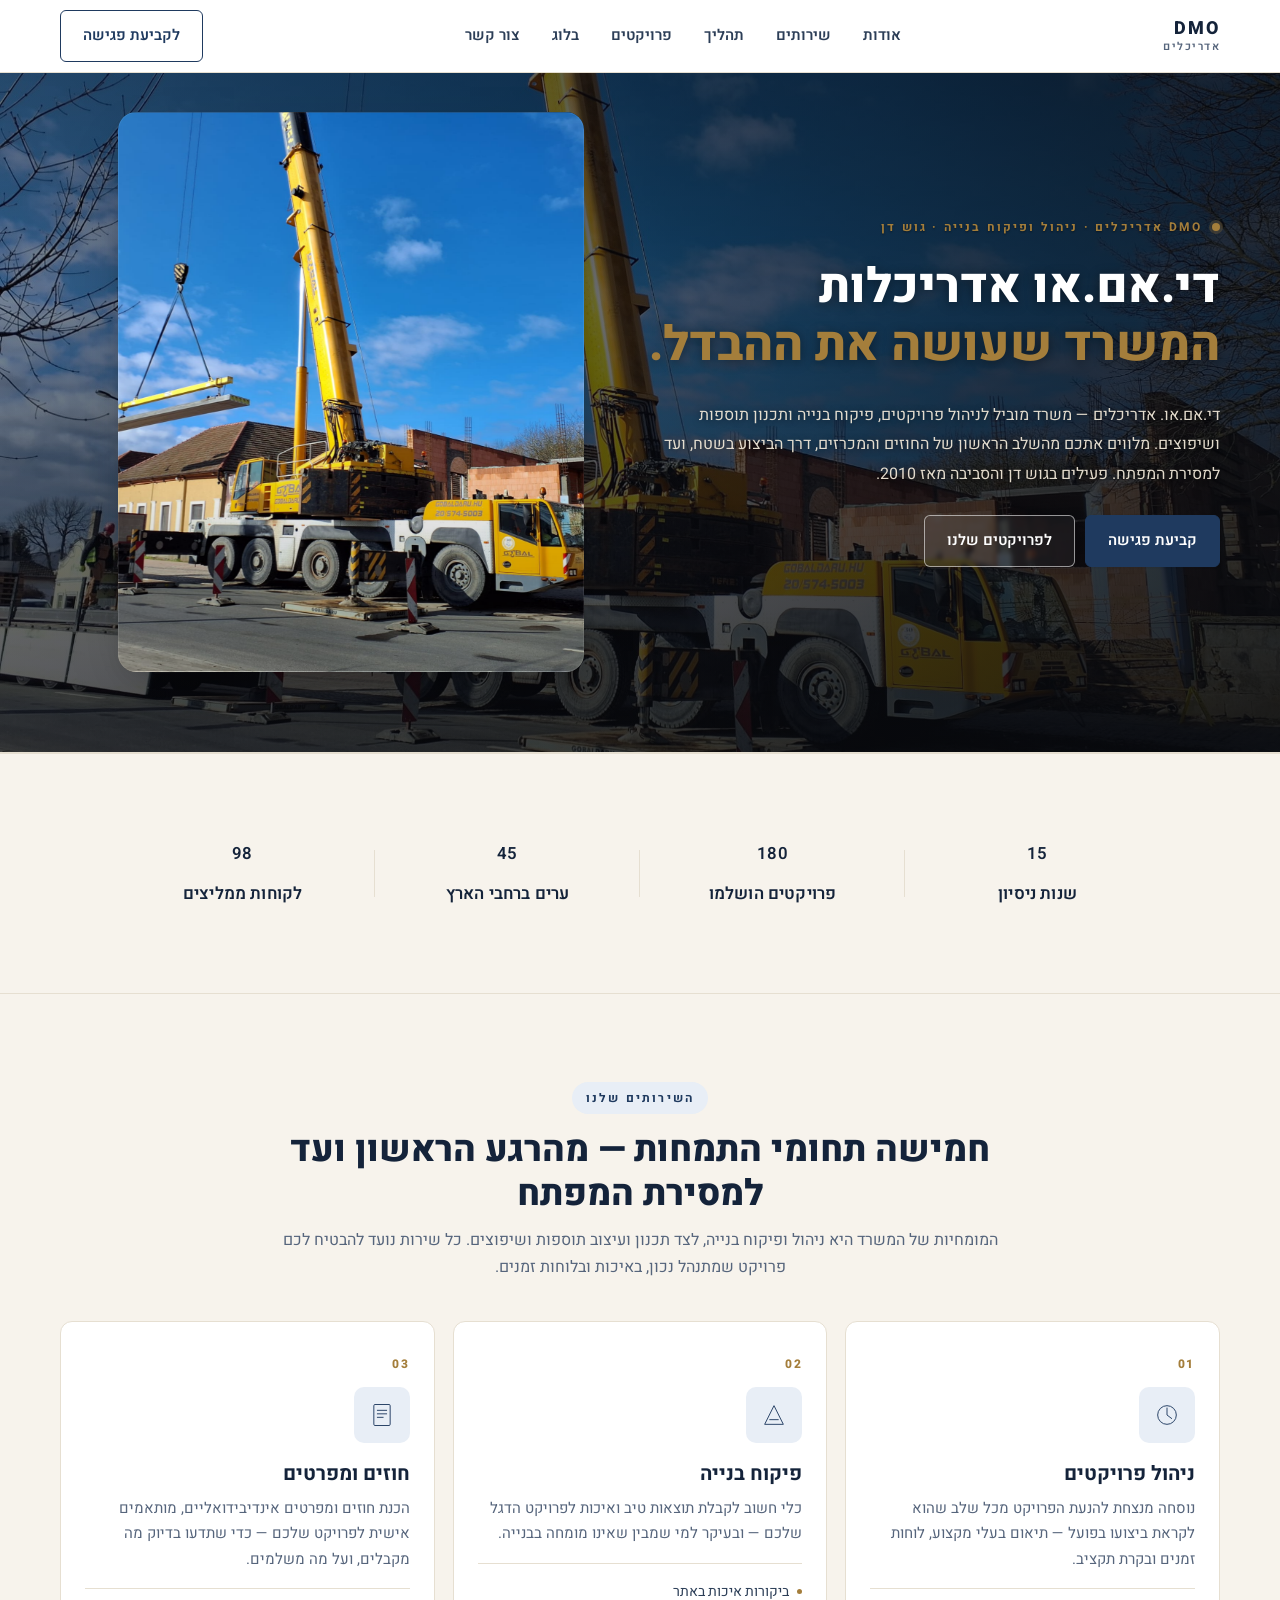
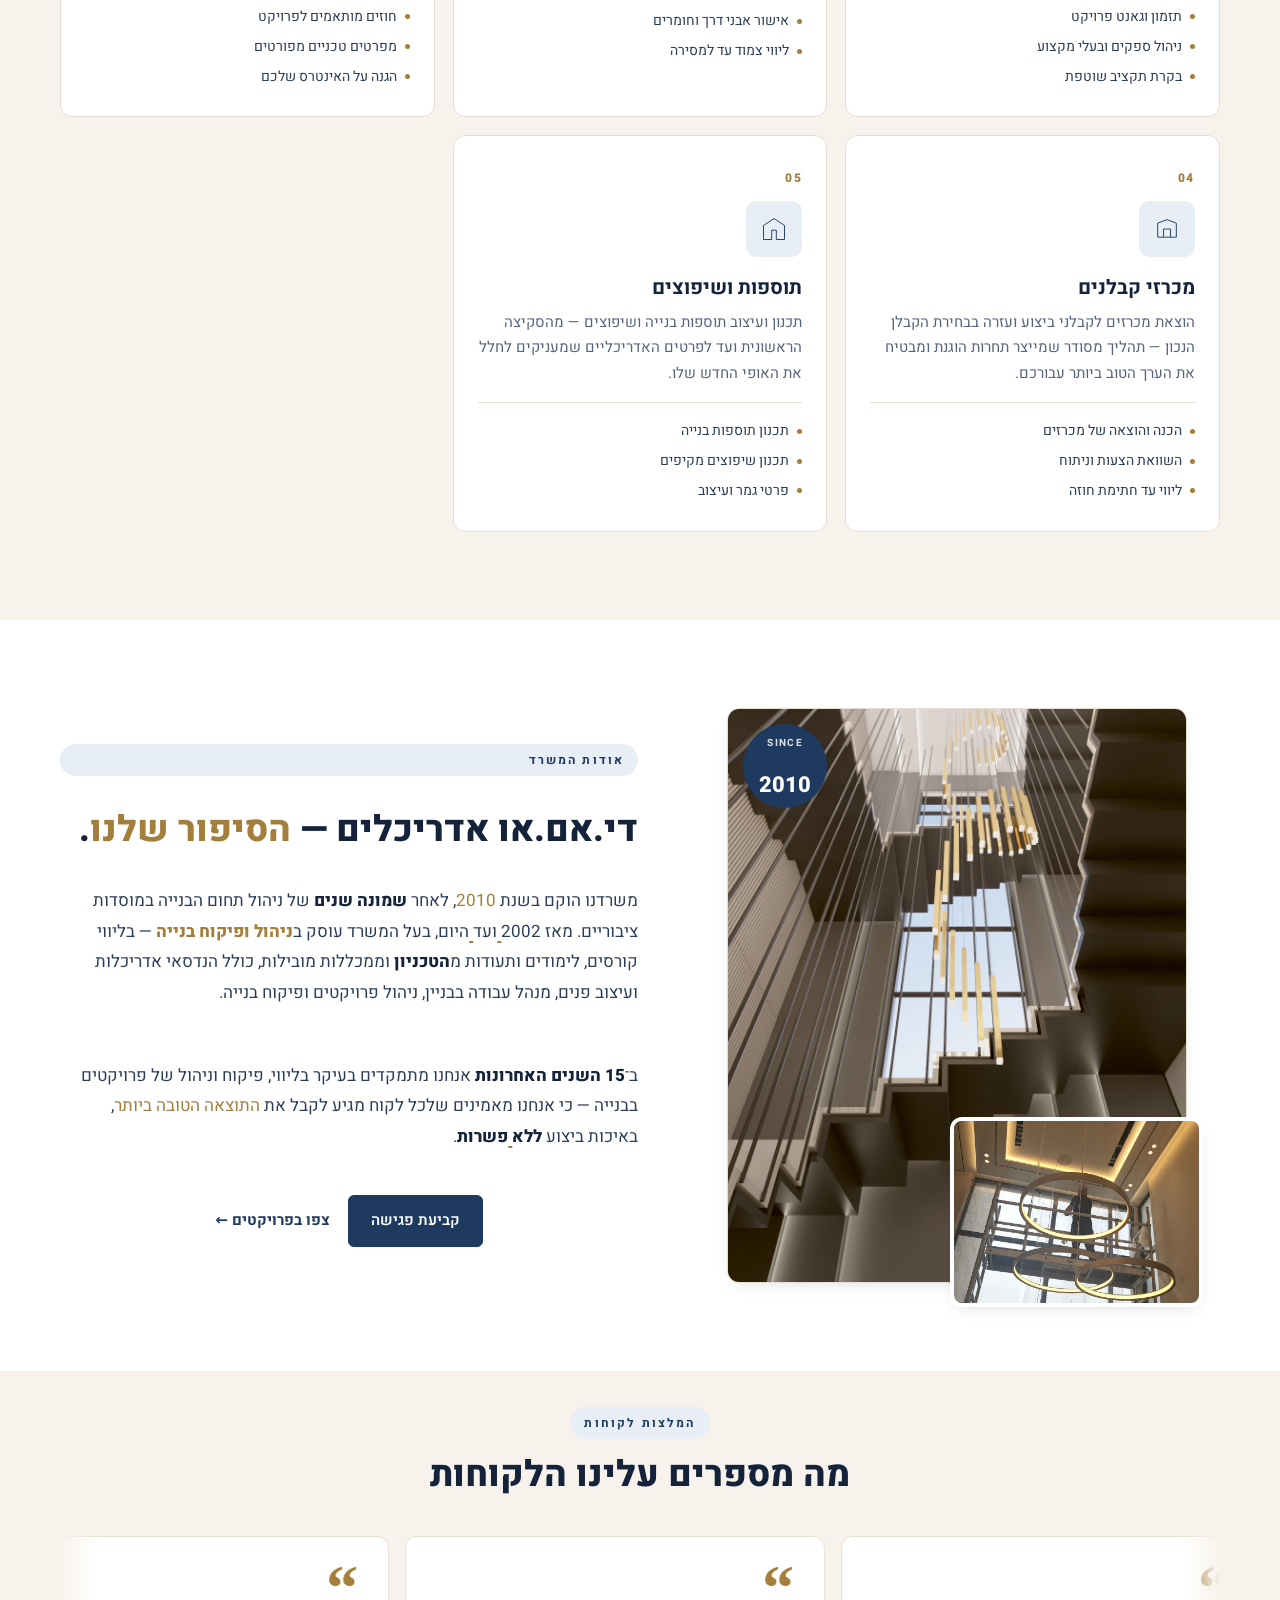
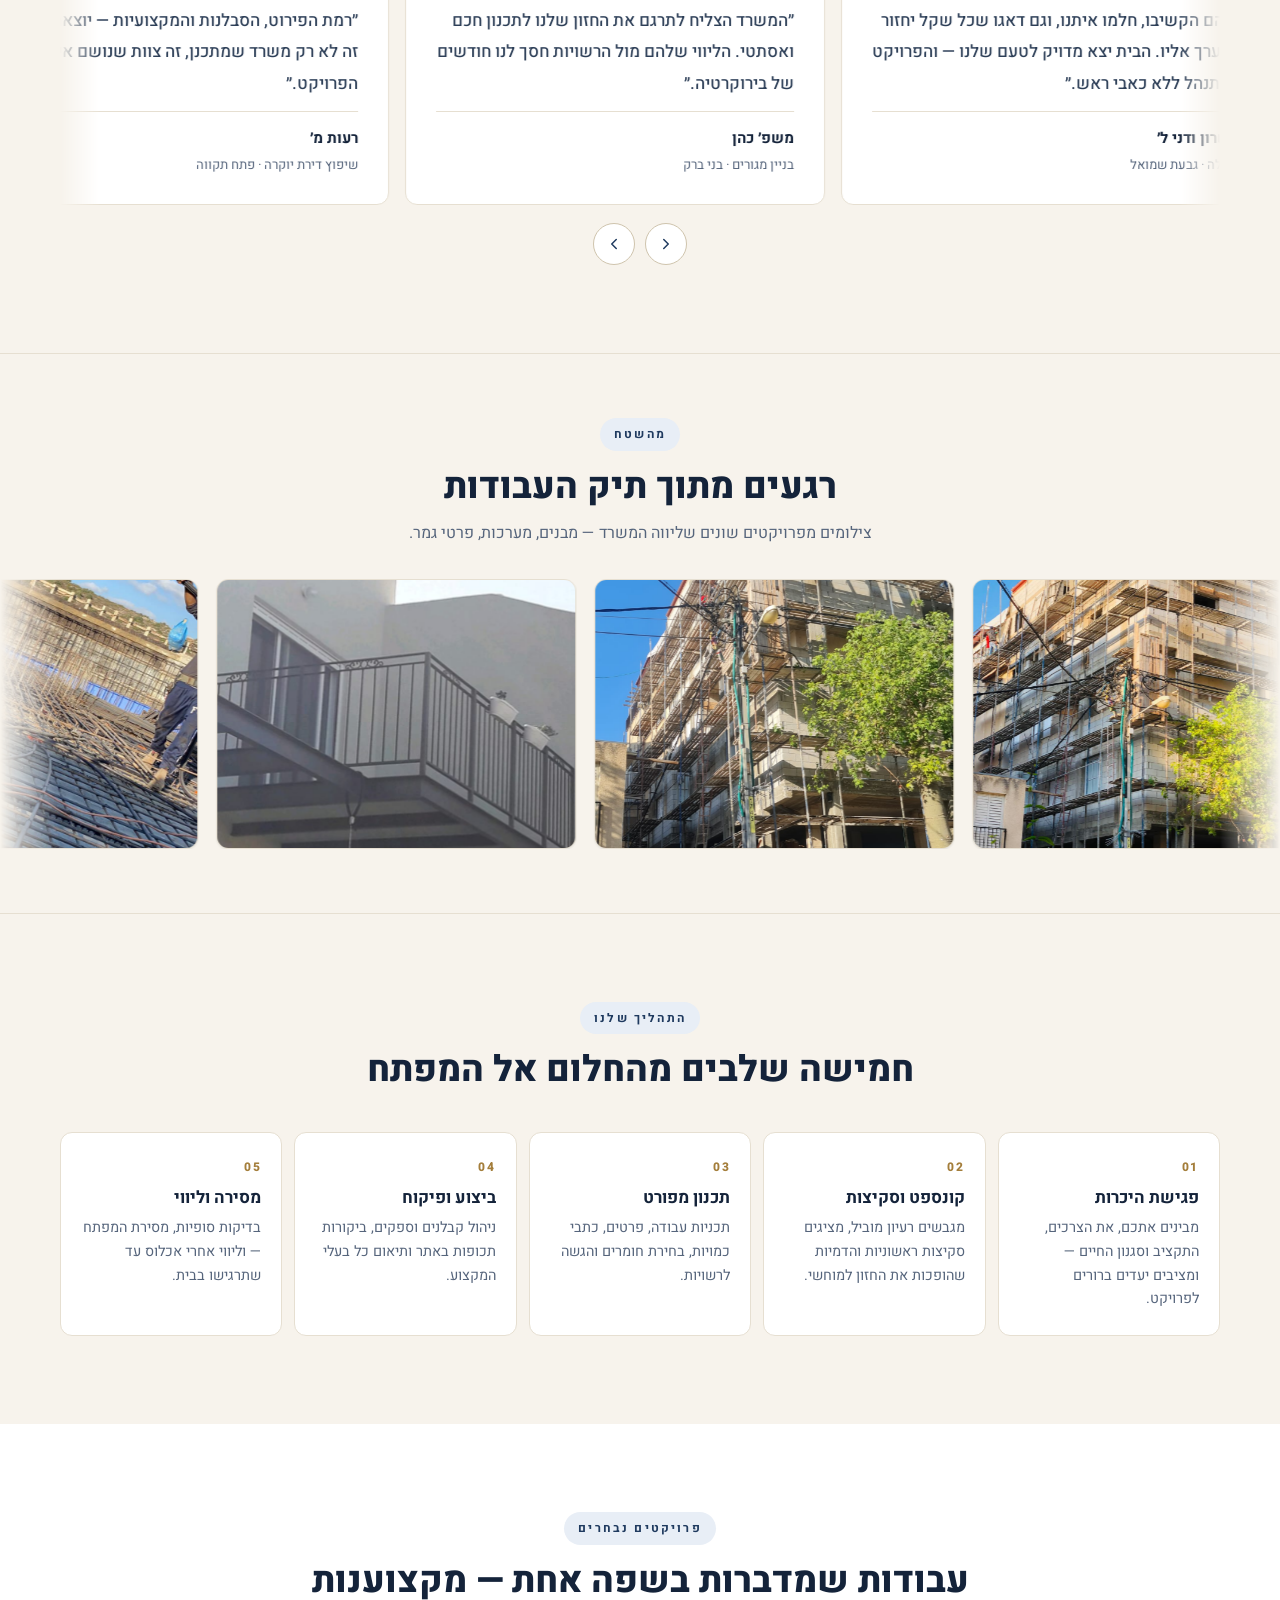
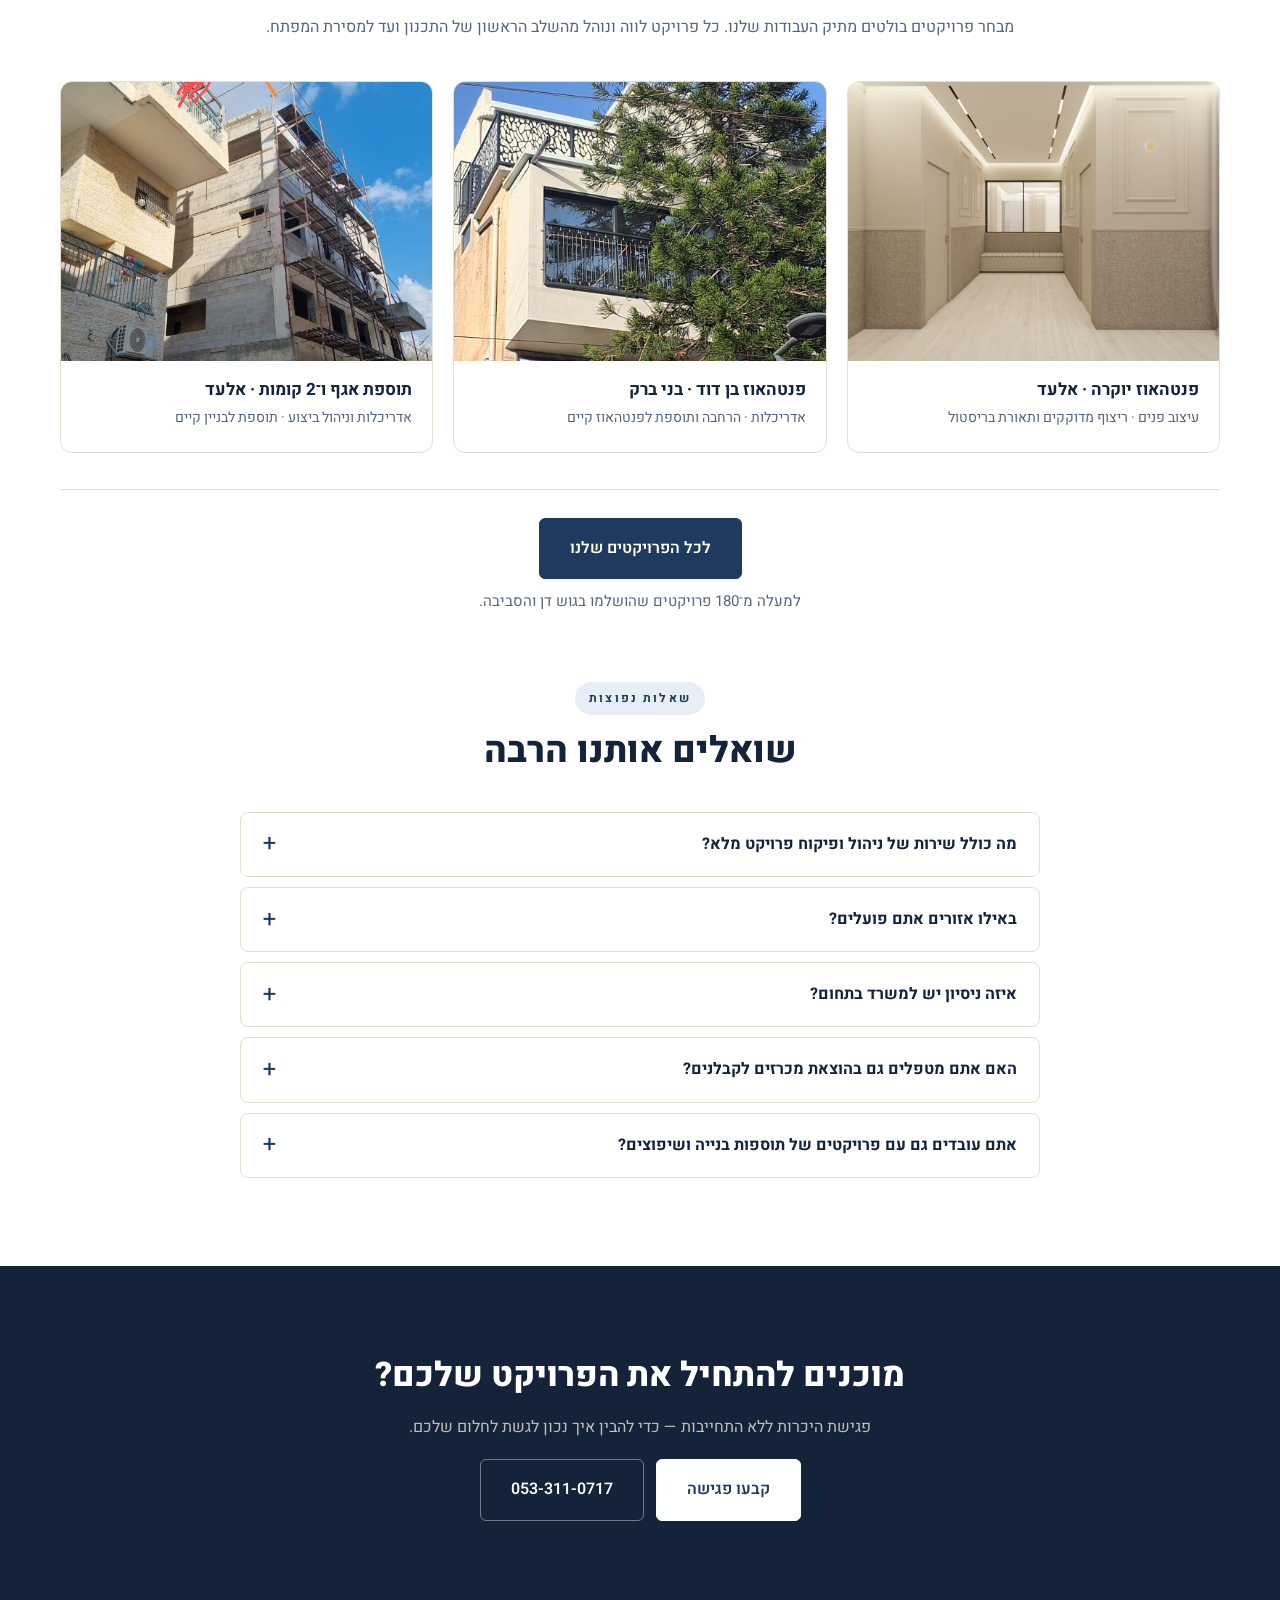
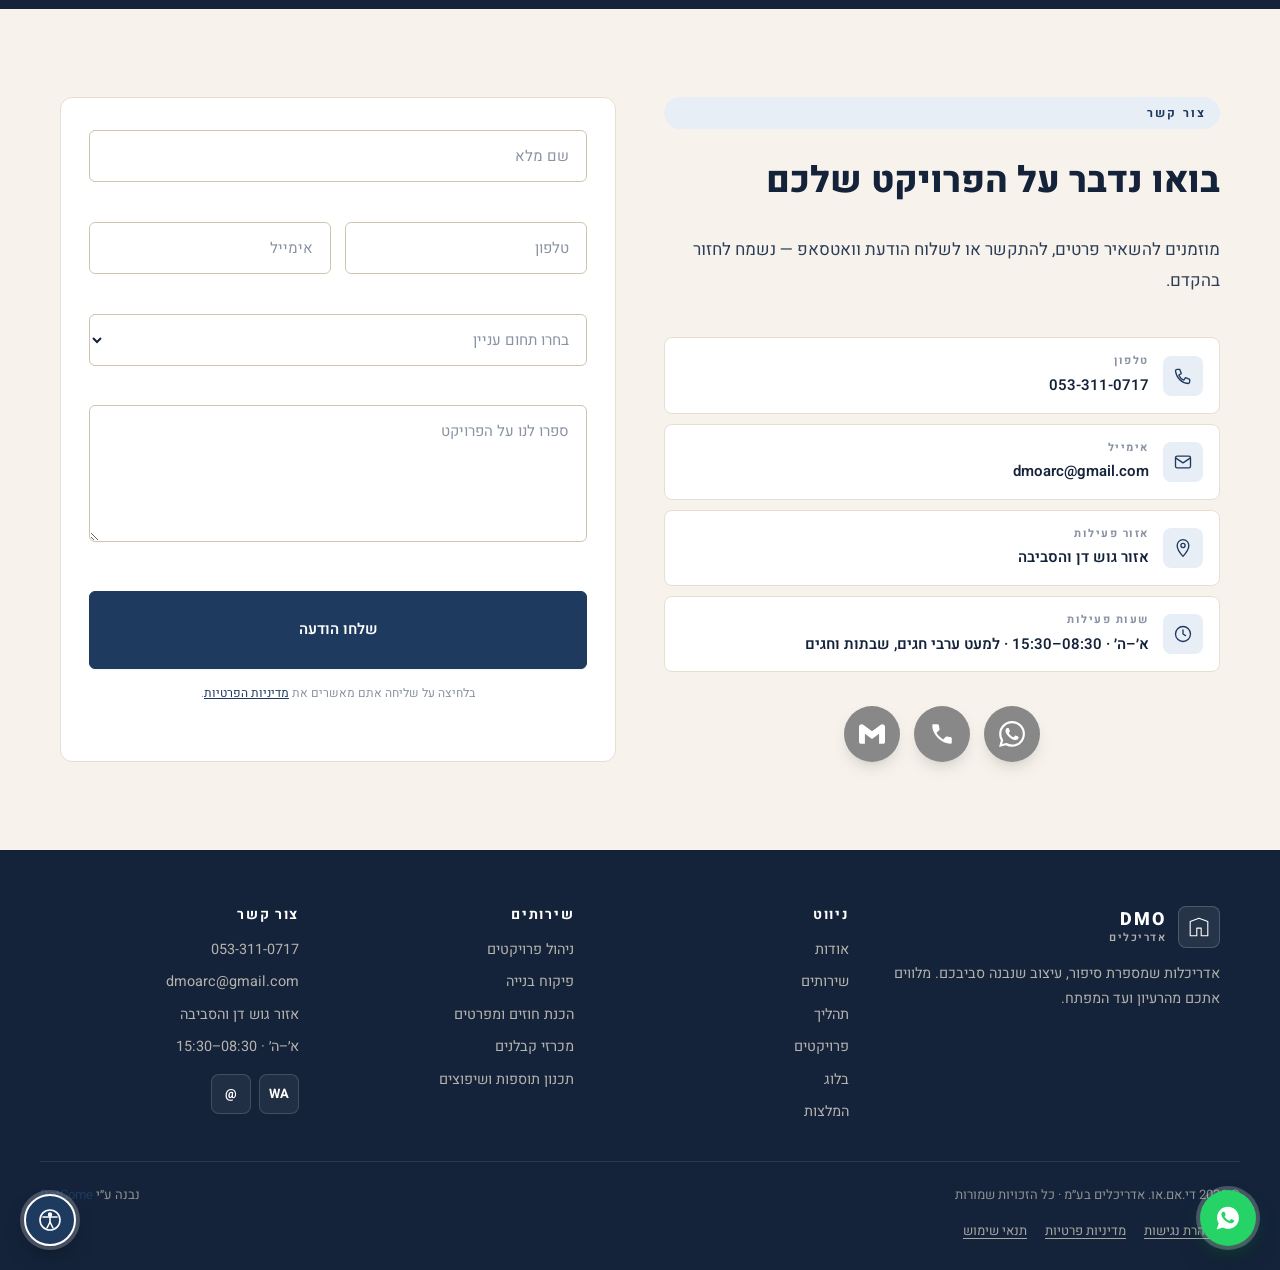
<file: index.html>
<!DOCTYPE html>
<html lang="he" dir="rtl">
<head>
  <meta charset="UTF-8" />
  <meta name="viewport" content="width=device-width, initial-scale=1, viewport-fit=cover" />
  <meta name="theme-color" content="#ffffff" />
  <meta name="color-scheme" content="light" />

  <title>די.אם.או. אדריכלים | DMO Architects — ניהול פרויקטים ופיקוח בנייה בגוש דן</title>
  <meta name="description" content="די.אם.או. אדריכלים (DMO Architects) — משרד מוביל לניהול פרויקטים, פיקוח בנייה, תכנון תוספות ושיפוצים, הכנת חוזים ומכרזי קבלנים. פעילים בבני ברק, אלעד וגוש דן מאז 2010. התקשרו: 053-311-0717." />
  <meta name="keywords" content="די.אם.או אדריכלים, די אם או אדריכלים, די.אם.או אדריכלות, DMO Architects, DMO אדריכלים, ניהול פרויקטים, פיקוח בנייה, ניהול בנייה, הכנת חוזים, מכרזי קבלנים, תכנון שיפוצים, תוספות בנייה, אדריכלים בני ברק, אדריכלים אלעד, אדריכלים גוש דן" />
  <meta name="author" content="די.אם.או. אדריכלים — DMO Architects" />
  <meta name="publisher" content="די.אם.או. אדריכלים בע״מ" />
  <meta name="robots" content="index,follow,max-image-preview:large,max-snippet:-1,max-video-preview:-1" />
  <meta name="googlebot" content="index,follow,max-image-preview:large,max-snippet:-1" />
  <meta name="bingbot" content="index,follow" />
  <meta name="geo.region" content="IL" />
  <meta name="geo.placename" content="בני ברק, גוש דן" />
  <meta name="geo.position" content="32.0807;34.8338" />
  <meta name="ICBM" content="32.0807, 34.8338" />
  <meta name="rating" content="general" />
  <meta name="distribution" content="global" />
  <meta name="revisit-after" content="7 days" />
  <meta http-equiv="content-language" content="he-IL" />
  <link rel="canonical" href="https://dmo-arc.com/" />
  <link rel="alternate" hreflang="he-IL" href="https://dmo-arc.com/" />
  <link rel="alternate" hreflang="he" href="https://dmo-arc.com/" />
  <link rel="alternate" hreflang="x-default" href="https://dmo-arc.com/" />

  <meta property="og:type" content="website" />
  <meta property="og:locale" content="he_IL" />
  <meta property="og:locale:alternate" content="en_US" />
  <meta property="og:title" content="די.אם.או. אדריכלים | DMO Architects — ניהול ופיקוח בנייה" />
  <meta property="og:description" content="די.אם.או. אדריכלים — משרד מוביל לניהול פרויקטים, פיקוח בנייה, תכנון תוספות ושיפוצים, הכנת חוזים ומכרזי קבלנים. פעילים בבני ברק, אלעד וגוש דן מאז 2010." />
  <meta property="og:image" content="https://dmo-arc.com/assets/img/staircase.jpg" />
  <meta property="og:image:secure_url" content="https://dmo-arc.com/assets/img/staircase.jpg" />
  <meta property="og:image:type" content="image/jpeg" />
  <meta property="og:image:width" content="1200" />
  <meta property="og:image:height" content="630" />
  <meta property="og:image:alt" content="פרויקט של DMO אדריכלים — מדרגות עיצוביות ותאורת בריסטול" />
  <meta property="og:url" content="https://dmo-arc.com/" />
  <meta property="og:site_name" content="DMO Architects · די.אם.או. אדריכלים" />
  <meta property="article:publisher" content="https://dmo-arc.com/" />
  <meta name="twitter:card" content="summary_large_image" />
  <meta name="twitter:title" content="די.אם.או. אדריכלים | DMO Architects — ניהול ופיקוח בנייה" />
  <meta name="twitter:description" content="ניהול פרויקטים, פיקוח בנייה, תכנון תוספות ושיפוצים — ליווי צמוד מהרעיון ועד למסירת המפתח. בני ברק · אלעד · גוש דן." />
  <meta name="twitter:image" content="https://dmo-arc.com/assets/img/staircase.jpg" />
  <meta name="twitter:image:alt" content="פרויקט של DMO אדריכלים" />

  <link rel="icon" href="/favicon.ico" sizes="any" />
  <link rel="icon" type="image/png" sizes="32x32" href="/favicon.png" />
  <link rel="icon" type="image/png" sizes="512x512" href="/assets/favicon-512.png" />
  <link rel="icon" type="image/png" sizes="192x192" href="/assets/favicon-512.png" />
  <link rel="apple-touch-icon" href="/assets/favicon-512.png" />
  <link rel="apple-touch-icon" sizes="180x180" href="/assets/favicon-512.png" />
  <link rel="shortcut icon" type="image/x-icon" href="/favicon.ico" />
  <link rel="manifest" href="/site.webmanifest" />
  <meta name="apple-mobile-web-app-title" content="DMO אדריכלים" />
  <meta name="application-name" content="DMO Architects" />

  <link rel="preconnect" href="https://fonts.googleapis.com" />
  <link rel="preconnect" href="https://fonts.gstatic.com" crossorigin />
  <link href="https://fonts.googleapis.com/css2?family=Heebo:wght@300;400;500;600;700;800;900&family=Frank+Ruhl+Libre:wght@400;500;700;900&display=swap" rel="stylesheet" />

  <link rel="preload" as="image" href="assets/img/staircase.jpg" />
  <link rel="stylesheet" href="assets/css/style.css?v=11" />

  <script type="application/ld+json">
  {
    "@context": "https://schema.org",
    "@graph": [
      {
        "@type": ["Organization", "LocalBusiness", "ProfessionalService", "GeneralContractor"],
        "@id": "https://dmo-arc.com/#organization",
        "name": "די.אם.או. אדריכלים בע\"מ",
        "legalName": "די.אם.או. אדריכלים בע\"מ",
        "alternateName": [
          "DMO Architects",
          "DMO Architects Ltd",
          "D.M.O Architects",
          "DMO אדריכלים",
          "די אם או אדריכלים",
          "די.אם.או אדריכלות",
          "די.אם.או אדריכלים",
          "די אם או אדריכלות"
        ],
        "url": "https://dmo-arc.com/",
        "logo": {
          "@type": "ImageObject",
          "@id": "https://dmo-arc.com/#logo",
          "url": "https://dmo-arc.com/assets/favicon-512.png",
          "contentUrl": "https://dmo-arc.com/assets/favicon-512.png",
          "caption": "די.אם.או. אדריכלים — DMO Architects",
          "width": 512,
          "height": 512
        },
        "image": [
          {
            "@type": "ImageObject",
            "url": "https://dmo-arc.com/assets/favicon-512.png",
            "width": 512,
            "height": 512
          },
          "https://dmo-arc.com/assets/img/staircase.jpg",
          "https://dmo-arc.com/assets/img/lobby-rings.jpg",
          "https://dmo-arc.com/assets/img/bathroom-marble.jpg"
        ],
        "telephone": "+972-53-311-0717",
        "email": "dmoarc@gmail.com",
        "foundingDate": "2010",
        "slogan": "בנייה מנוהלת. פיקוח שלא מתפשר.",
        "description": "די.אם.או. אדריכלים — משרד מוביל לניהול פרויקטים, פיקוח בנייה, תכנון תוספות ושיפוצים, הכנת חוזים ומכרזי קבלנים. פעילים בבני ברק, אלעד וגוש דן מאז 2010.",
        "priceRange": "₪₪₪",
        "currenciesAccepted": "ILS",
        "paymentAccepted": "Cash, Bank Transfer, Credit Card",
        "knowsLanguage": ["he", "en"],
        "knowsAbout": [
          "ניהול פרויקטים",
          "פיקוח בנייה",
          "ניהול בנייה",
          "הכנת חוזים ומפרטים",
          "מכרזי קבלנים",
          "תכנון תוספות בנייה",
          "תכנון שיפוצים",
          "אדריכלות",
          "עיצוב פנים"
        ],
        "address": {
          "@type": "PostalAddress",
          "addressLocality": "בני ברק",
          "addressRegion": "גוש דן",
          "addressCountry": "IL"
        },
        "geo": {
          "@type": "GeoCoordinates",
          "latitude": 32.0807,
          "longitude": 34.8338
        },
        "areaServed": [
          {"@type": "City", "name": "בני ברק"},
          {"@type": "City", "name": "אלעד"},
          {"@type": "City", "name": "תל אביב"},
          {"@type": "City", "name": "רמת גן"},
          {"@type": "City", "name": "פתח תקווה"},
          {"@type": "City", "name": "גבעת שמואל"},
          {"@type": "City", "name": "גבעתיים"},
          {"@type": "City", "name": "חולון"},
          {"@type": "City", "name": "בת ים"},
          {"@type": "AdministrativeArea", "name": "גוש דן"}
        ],
        "openingHoursSpecification": [{
          "@type": "OpeningHoursSpecification",
          "dayOfWeek": ["Sunday", "Monday", "Tuesday", "Wednesday", "Thursday"],
          "opens": "08:30",
          "closes": "15:30"
        }],
        "contactPoint": [{
          "@type": "ContactPoint",
          "telephone": "+972-53-311-0717",
          "contactType": "customer service",
          "email": "dmoarc@gmail.com",
          "areaServed": "IL",
          "availableLanguage": ["Hebrew", "English"]
        }],
        "hasOfferCatalog": {
          "@type": "OfferCatalog",
          "name": "שירותי DMO אדריכלים",
          "itemListElement": [
            {"@type": "Offer", "itemOffered": {"@type": "Service", "name": "ניהול פרויקטים", "description": "ניהול פרויקטי בנייה מהרעיון ועד למסירת המפתח — תיאום בעלי מקצוע, לוחות זמנים ובקרת תקציב."}},
            {"@type": "Offer", "itemOffered": {"@type": "Service", "name": "פיקוח בנייה", "description": "פיקוח צמוד באתר על איכות וטיב העבודה, אישור אבני דרך וחומרים, ליווי עד למסירה."}},
            {"@type": "Offer", "itemOffered": {"@type": "Service", "name": "הכנת חוזים ומפרטים", "description": "הכנת חוזים ומפרטים אינדיבידואליים, מותאמים אישית לפרויקט — להגנה על האינטרס שלכם."}},
            {"@type": "Offer", "itemOffered": {"@type": "Service", "name": "מכרזי קבלנים", "description": "הוצאת מכרזים לקבלני ביצוע, השוואת הצעות ועזרה בבחירת הקבלן הנכון."}},
            {"@type": "Offer", "itemOffered": {"@type": "Service", "name": "תכנון תוספות ושיפוצים", "description": "תכנון ועיצוב תוספות בנייה ושיפוצים — מהסקיצה ועד לפרטי הגמר."}}
          ]
        },
        "founder": {
          "@type": "Person",
          "name": "בעל המשרד",
          "jobTitle": "אדריכל ומנהל פרויקטים",
          "worksFor": {"@id": "https://dmo-arc.com/#organization"}
        },
        "aggregateRating": {
          "@type": "AggregateRating",
          "ratingValue": "5.0",
          "bestRating": "5",
          "worstRating": "1",
          "ratingCount": "12"
        },
        "sameAs": [
          "https://www.google.com/maps/search/?api=1&query=DMO+Architects+%D7%91%D7%A0%D7%99+%D7%91%D7%A8%D7%A7"
        ]
      },
      {
        "@type": "WebSite",
        "@id": "https://dmo-arc.com/#website",
        "url": "https://dmo-arc.com/",
        "name": "DMO Architects · די.אם.או. אדריכלים",
        "description": "האתר הרשמי של די.אם.או. אדריכלים — ניהול ופיקוח בנייה בגוש דן.",
        "publisher": {"@id": "https://dmo-arc.com/#organization"},
        "inLanguage": "he-IL",
        "potentialAction": {
          "@type": "SearchAction",
          "target": {
            "@type": "EntryPoint",
            "urlTemplate": "https://dmo-arc.com/projects.html?q={search_term_string}"
          },
          "query-input": "required name=search_term_string"
        }
      },
      {
        "@type": "WebPage",
        "@id": "https://dmo-arc.com/#webpage",
        "url": "https://dmo-arc.com/",
        "name": "די.אם.או. אדריכלים | DMO Architects — דף הבית",
        "isPartOf": {"@id": "https://dmo-arc.com/#website"},
        "about": {"@id": "https://dmo-arc.com/#organization"},
        "primaryImageOfPage": "https://dmo-arc.com/assets/img/staircase.jpg",
        "inLanguage": "he-IL",
        "breadcrumb": {"@id": "https://dmo-arc.com/#breadcrumb"}
      },
      {
        "@type": "BreadcrumbList",
        "@id": "https://dmo-arc.com/#breadcrumb",
        "itemListElement": [
          {"@type": "ListItem", "position": 1, "name": "בית", "item": "https://dmo-arc.com/"}
        ]
      },
      {
        "@type": "FAQPage",
        "@id": "https://dmo-arc.com/#faq",
        "mainEntity": [
          {
            "@type": "Question",
            "name": "מה כולל שירות של ניהול ופיקוח פרויקט מלא?",
            "acceptedAnswer": {
              "@type": "Answer",
              "text": "השירות כולל הכנת חוזים ומפרטים, הוצאת מכרזים לקבלנים ועזרה בבחירתם, ניהול לוחות זמנים ותקציב, פיקוח צמוד באתר על איכות העבודה והחומרים, וליווי עד למסירת המפתח."
            }
          },
          {
            "@type": "Question",
            "name": "באילו אזורים אתם פועלים?",
            "acceptedAnswer": {
              "@type": "Answer",
              "text": "אנחנו פועלים באזור גוש דן והסביבה — בני ברק, אלעד, תל אביב, רמת גן, פתח תקווה וערים סמוכות. במקרים מיוחדים אנחנו לוקחים גם פרויקטים מחוץ לאזור הפעילות הקבוע."
            }
          },
          {
            "@type": "Question",
            "name": "איזה ניסיון יש למשרד בתחום?",
            "acceptedAnswer": {
              "@type": "Answer",
              "text": "המשרד הוקם בשנת 2010, אחרי שמונה שנים שבעל המשרד עבד כשכיר במוסדות ציבוריים בתחום הבנייה. סך הכל למעלה מ־20 שנות עיסוק רציף בניהול ופיקוח בנייה — בליווי קורסים, לימודים ותעודות מהטכניון וממכללות מובילות."
            }
          },
          {
            "@type": "Question",
            "name": "האם אתם מטפלים גם בהוצאת מכרזים לקבלנים?",
            "acceptedAnswer": {
              "@type": "Answer",
              "text": "בהחלט. אחד התחומים המרכזיים שלנו הוא הכנת מכרזי קבלנים, השוואת הצעות וליווי הלקוח עד לחתימה — תהליך מסודר שמבטיח תחרות הוגנת והערך הטוב ביותר עבורכם."
            }
          },
          {
            "@type": "Question",
            "name": "אתם עובדים גם עם פרויקטים של תוספות בנייה ושיפוצים?",
            "acceptedAnswer": {
              "@type": "Answer",
              "text": "כן — תכנון ועיצוב של תוספות בנייה ושיפוצים הוא חלק מרכזי מהפעילות שלנו. החל מהסקיצה הראשונית, דרך התכנון המפורט, ועד לפיקוח על הביצוע."
            }
          },
          {
            "@type": "Question",
            "name": "כמה זמן לוקח פיקוח על פרויקט בנייה ממוצע?",
            "acceptedAnswer": {
              "@type": "Answer",
              "text": "משך הפיקוח תלוי בהיקף הפרויקט. שיפוץ דירה אורך בדרך כלל בין 3 ל־6 חודשים, בעוד שתוספת בנייה או בית פרטי יכולים לקחת בין 9 ל־18 חודשים. הפיקוח הצמוד שלנו מלווה את הפרויקט מתחילתו ועד למסירת המפתח."
            }
          },
          {
            "@type": "Question",
            "name": "באיזה שלב כדאי לערב מנהל פרויקט בבנייה?",
            "acceptedAnswer": {
              "@type": "Answer",
              "text": "ככל שמנהל הפרויקט מעורב מוקדם יותר — כך החיסכון גדול יותר. אנחנו ממליצים לערב אותנו כבר בשלב התכנון, לפני בחירת הקבלן וחתימת החוזה. כך מובטח שהמפרטים, התקציב ולוחות הזמנים יהיו מציאותיים והאינטרס שלכם מוגן מההתחלה."
            }
          }
        ]
      }
    ]
  }
  </script>
</head>
<body>
  <a href="#main" class="skip-link">דלג לתוכן הראשי</a>

  <!-- Preloader -->
  <div class="preloader" aria-hidden="true">
    <div class="preloader__inner">
      <svg viewBox="0 0 120 40" class="preloader__logo" aria-hidden="true">
        <text x="60" y="28" text-anchor="middle" class="preloader__text">DMO</text>
      </svg>
      <div class="preloader__bar"><span></span></div>
    </div>
  </div>

  <!-- Scroll progress -->
  <div class="scroll-progress" aria-hidden="true"><span></span></div>

  <!-- Header -->
  <header class="header is-scrolled" id="header">
    <div class="container header__row">
      <a href="#top" class="logo" aria-label="די אם או אדריכלים - בית">
        <span class="logo__text">
          <strong>DMO</strong>
          <em>אדריכלים</em>
        </span>
      </a>

      <nav class="nav" aria-label="ניווט ראשי">
        <ul class="nav__list">
          <li><a href="#about">אודות</a></li>
          <li><a href="#services">שירותים</a></li>
          <li><a href="#process">תהליך</a></li>
          <li><a href="projects.html">פרויקטים</a></li>
          <li><a href="blog/">בלוג</a></li>
          <li><a href="#contact">צור קשר</a></li>
        </ul>
      </nav>

      <a href="#contact" class="btn btn--ghost header__cta">לקביעת פגישה</a>

      <button class="menu-toggle" aria-label="פתח תפריט" aria-expanded="false" aria-controls="mobile-nav">
        <span></span><span></span><span></span>
      </button>
    </div>

    <div class="mobile-nav" id="mobile-nav" aria-hidden="true">
      <ul>
        <li><a href="#about">אודות</a></li>
        <li><a href="#services">שירותים</a></li>
        <li><a href="#process">תהליך</a></li>
        <li><a href="projects.html">פרויקטים</a></li>
        <li><a href="blog/">בלוג</a></li>
        <li><a href="#contact">צור קשר</a></li>
      </ul>
      <a href="tel:+972533110717" class="btn btn--primary btn--block">התקשרו עכשיו</a>
    </div>
  </header>

  <main id="main">

    <!-- HERO -->
    <section class="hero" id="top" aria-label="ברוכים הבאים">
      <video class="hero__video" autoplay muted loop playsinline preload="auto"
             poster="Media/WhatsApp Image 2026-04-20 at 16.28.39.jpeg" aria-hidden="true"
             onloadedmetadata="this.playbackRate=0.5" onplay="this.playbackRate=0.5">
        <source src="ConstractionVideo.mp4" type="video/mp4" />
      </video>
      <div class="hero__overlay" aria-hidden="true"></div>
      <div class="hero__inner container">
        <div class="hero__copy">
          <div class="hero__eyebrow">
            <span class="hero__dot"></span>
            <span>DMO אדריכלים · ניהול ופיקוח בנייה · גוש דן</span>
          </div>

          <h1 class="hero__title">
            <span class="sr-only">די.אם.או אדריכלות — המשרד שעושה את ההבדל.</span>
            <span class="line">די.אם.או אדריכלות</span>
            <span class="line"><span class="is-accent">המשרד שעושה את ההבדל.</span></span>
          </h1>

          <p class="hero__lede">
            די.אם.או. אדריכלים — משרד מוביל לניהול פרויקטים, פיקוח בנייה ותכנון תוספות ושיפוצים.
            מלווים אתכם מהשלב הראשון של החוזים והמכרזים, דרך הביצוע בשטח, ועד למסירת המפתח.
            פעילים בגוש דן והסביבה מאז 2010.
          </p>

          <div class="hero__cta">
            <a href="#contact" class="btn btn--primary">קביעת פגישה</a>
            <a href="projects.html" class="btn btn--ghost">לפרויקטים שלנו</a>
          </div>
        </div>

        <div class="hero__media" aria-hidden="true">
          <div class="hero__slides" id="heroSlides">
            <img src="Media/WhatsApp Image 2026-04-20 at 16.28.39.jpeg" alt="" class="hero__slide is-active" loading="eager" />
            <img src="Media/WhatsApp Image 2026-04-20 at 16.42.23.jpeg" alt="" class="hero__slide" loading="lazy" />
            <img src="Media/WhatsApp Image 2026-04-20 at 16.42.27.jpeg" alt="" class="hero__slide" loading="lazy" />
            <img src="Media/WhatsApp Image 2026-04-20 at 16.42.27 (1).jpeg" alt="" class="hero__slide" loading="lazy" />
            <img src="Media/WhatsApp Image 2026-04-20 at 16.42.27 (2).jpeg" alt="" class="hero__slide" loading="lazy" />
            <img src="Media/WhatsApp Image 2026-04-20 at 16.42.27 (3).jpeg" alt="" class="hero__slide" loading="lazy" />
            <img src="Media/WhatsApp Image 2026-04-20 at 16.42.27 (4).jpeg" alt="" class="hero__slide" loading="lazy" />
          </div>
          <div class="hero__media-frame" aria-hidden="true"></div>
        </div>
      </div>
    </section>

    <!-- STATS BAR (just under hero) -->
    <section class="stats" aria-label="נתוני המשרד">
      <div class="container stats__grid">
        <div class="stat">
          <strong><span data-counter="15">0</span></strong>
          <span>שנות ניסיון</span>
        </div>
        <div class="stat">
          <strong><span data-counter="180">0</span></strong>
          <span>פרויקטים הושלמו</span>
        </div>
        <div class="stat">
          <strong><span data-counter="45">0</span></strong>
          <span>ערים ברחבי הארץ</span>
        </div>
        <div class="stat">
          <strong><span data-counter="98">0</span></strong>
          <span>לקוחות ממליצים</span>
        </div>
      </div>
    </section>

    <!-- SERVICES -->
    <section class="services section" id="services" aria-labelledby="services-title">
      <div class="container">
        <header class="section-head" data-reveal="up">
          <span class="eyebrow">השירותים שלנו</span>
          <h2 id="services-title" class="section-title">
            חמישה תחומי התמחות — מהרגע הראשון ועד למסירת המפתח
          </h2>
          <p class="section-sub">
            המומחיות של המשרד היא ניהול ופיקוח בנייה, לצד תכנון ועיצוב תוספות ושיפוצים. כל שירות נועד להבטיח לכם פרויקט שמתנהל נכון, באיכות ובלוחות זמנים.
          </p>
        </header>

        <div class="services__grid">
          <article class="service" data-reveal="up" style="--i:0">
            <div class="service__num">01</div>
            <div class="service__icon" aria-hidden="true">
              <svg viewBox="0 0 48 48"><circle cx="24" cy="24" r="16" fill="none" stroke="currentColor" stroke-width="1.6"/><path d="M24 12 V24 L32 30" fill="none" stroke="currentColor" stroke-width="1.6" stroke-linecap="round"/></svg>
            </div>
            <h3>ניהול פרויקטים</h3>
            <p>נוסחה מנצחת להנעת הפרויקט מכל שלב שהוא לקראת ביצועו בפועל — תיאום בעלי מקצוע, לוחות זמנים ובקרת תקציב.</p>
            <ul>
              <li>תזמון וגאנט פרויקט</li>
              <li>ניהול ספקים ובעלי מקצוע</li>
              <li>בקרת תקציב שוטפת</li>
            </ul>
          </article>

          <article class="service" data-reveal="up" style="--i:1">
            <div class="service__num">02</div>
            <div class="service__icon" aria-hidden="true">
              <svg viewBox="0 0 48 48"><path d="M8 40 L24 8 L40 40 Z" fill="none" stroke="currentColor" stroke-width="1.6" stroke-linejoin="round"/><path d="M16 32 H32" stroke="currentColor" stroke-width="1.6"/></svg>
            </div>
            <h3>פיקוח בנייה</h3>
            <p>כלי חשוב לקבלת תוצאות טיב ואיכות לפרויקט הדגל שלכם — ובעיקר למי שמבין שאינו מומחה בבנייה.</p>
            <ul>
              <li>ביקורות איכות באתר</li>
              <li>אישור אבני דרך וחומרים</li>
              <li>ליווי צמוד עד למסירה</li>
            </ul>
          </article>

          <article class="service" data-reveal="up" style="--i:2">
            <div class="service__num">03</div>
            <div class="service__icon" aria-hidden="true">
              <svg viewBox="0 0 48 48"><rect x="10" y="6" width="28" height="36" rx="2" fill="none" stroke="currentColor" stroke-width="1.6"/><path d="M16 16 H32 M16 22 H32 M16 28 H26" stroke="currentColor" stroke-width="1.6" stroke-linecap="round"/></svg>
            </div>
            <h3>חוזים ומפרטים</h3>
            <p>הכנת חוזים ומפרטים אינדיבידואליים, מותאמים אישית לפרויקט שלכם — כדי שתדעו בדיוק מה מקבלים, ועל מה משלמים.</p>
            <ul>
              <li>חוזים מותאמים לפרויקט</li>
              <li>מפרטים טכניים מפורטים</li>
              <li>הגנה על האינטרס שלכם</li>
            </ul>
          </article>

          <article class="service" data-reveal="up" style="--i:3">
            <div class="service__num">04</div>
            <div class="service__icon" aria-hidden="true">
              <svg viewBox="0 0 48 48"><path d="M8 38 V14 L24 8 L40 14 V38 Z" fill="none" stroke="currentColor" stroke-width="1.6" stroke-linejoin="round"/><path d="M18 38 V24 H30 V38" fill="none" stroke="currentColor" stroke-width="1.6" stroke-linejoin="round"/></svg>
            </div>
            <h3>מכרזי קבלנים</h3>
            <p>הוצאת מכרזים לקבלני ביצוע ועזרה בבחירת הקבלן הנכון — תהליך מסודר שמייצר תחרות הוגנת ומבטיח את הערך הטוב ביותר עבורכם.</p>
            <ul>
              <li>הכנה והוצאה של מכרזים</li>
              <li>השוואת הצעות וניתוח</li>
              <li>ליווי עד חתימת חוזה</li>
            </ul>
          </article>

          <article class="service" data-reveal="up" style="--i:4">
            <div class="service__num">05</div>
            <div class="service__icon" aria-hidden="true">
              <svg viewBox="0 0 48 48"><path d="M6 42 V18 L24 6 L42 18 V42 H28 V26 H20 V42 Z" fill="none" stroke="currentColor" stroke-width="1.6" stroke-linejoin="round"/></svg>
            </div>
            <h3>תוספות ושיפוצים</h3>
            <p>תכנון ועיצוב תוספות בנייה ושיפוצים — מהסקיצה הראשונית ועד לפרטים האדריכליים שמעניקים לחלל את האופי החדש שלו.</p>
            <ul>
              <li>תכנון תוספות בנייה</li>
              <li>תכנון שיפוצים מקיפים</li>
              <li>פרטי גמר ועיצוב</li>
            </ul>
          </article>
        </div>
      </div>
    </section>

    <!-- ABOUT (Since 2010 + about us) -->
    <section class="about section" id="about" aria-labelledby="about-title">
      <div class="container about__grid">
        <div class="about__media" data-reveal="right">
          <div class="about__image about__image--main">
            <img src="assets/img/staircase.jpg" alt="תכנון מדרגות דרמטיות עם גופי תאורה זהובים תלויים — פרויקט של DMO" loading="lazy" />
          </div>
          <div class="about__image about__image--sub">
            <img src="assets/img/lobby-rings.jpg" alt="לובי גבוה עם תאורת טבעות זהובה — עיצוב של משרד DMO" loading="lazy" />
          </div>
          <div class="about__badge" aria-hidden="true">
            <span>Since</span>
            <strong>2010</strong>
          </div>
        </div>

        <div class="about__content" data-reveal="left">
          <span class="eyebrow">אודות המשרד</span>
          <h2 id="about-title" class="section-title" data-words>
            די.אם.או אדריכלים — <span class="hl-color">הסיפור שלנו</span>.
          </h2>
          <p class="lead" data-words>
            משרדנו הוקם בשנת <span class="hl-color">2010</span>, לאחר <strong>שמונה שנים</strong> של ניהול תחום הבנייה במוסדות ציבוריים.
            מאז <u>2002 ועד היום</u>, בעל המשרד עוסק ב<strong class="hl-color">ניהול ופיקוח בנייה</strong> — בליווי קורסים, לימודים
            ותעודות מ<strong>הטכניון</strong> וממכללות מובילות, כולל הנדסאי אדריכלות ועיצוב פנים, מנהל עבודה
            בבניין, ניהול פרויקטים ופיקוח בנייה.
          </p>
          <p class="lead" data-words>
            ב־<strong>15 השנים האחרונות</strong> אנחנו מתמקדים בעיקר בליווי, פיקוח וניהול של פרויקטים בבנייה —
            כי אנחנו מאמינים שלכל לקוח מגיע לקבל את <span class="hl-color">התוצאה הטובה ביותר</span>, באיכות ביצוע <strong><u>ללא פשרות</u></strong>.
          </p>
          <div class="about__actions">
            <a href="#contact" class="btn btn--primary">קביעת פגישה</a>
            <a href="projects.html" class="btn btn--link">צפו בפרויקטים ←</a>
          </div>
        </div>
      </div>
    </section>

    <!-- TESTIMONIALS -->
    <section class="testimonials section" id="testimonials" aria-labelledby="test-title">
      <div class="container">
        <header class="section-head" data-reveal="up">
          <span class="eyebrow">המלצות לקוחות</span>
          <h2 id="test-title" class="section-title">
            מה מספרים עלינו הלקוחות
          </h2>
        </header>

        <div class="testimonials__viewport">
          <div class="testimonials__track" id="testiTrack">
            <article class="testi">
              <div class="testi__quote" aria-hidden="true">“</div>
              <p>״הם הקשיבו, חלמו איתנו, וגם דאגו שכל שקל יחזור בערך אליו. הבית יצא מדויק לטעם שלנו — והפרויקט התנהל ללא כאבי ראש.״</p>
              <footer>
                <strong>שרון ודני ל׳</strong>
                <span>וילה · גבעת שמואל</span>
              </footer>
            </article>
            <article class="testi">
              <div class="testi__quote" aria-hidden="true">“</div>
              <p>״המשרד הצליח לתרגם את החזון שלנו לתכנון חכם ואסתטי. הליווי שלהם מול הרשויות חסך לנו חודשים של בירוקרטיה.״</p>
              <footer>
                <strong>משפ׳ כהן</strong>
                <span>בניין מגורים · בני ברק</span>
              </footer>
            </article>
            <article class="testi">
              <div class="testi__quote" aria-hidden="true">“</div>
              <p>״רמת הפירוט, הסבלנות והמקצועיות — יוצאת דופן. זה לא רק משרד שמתכנן, זה צוות שנושם איתכם את הפרויקט.״</p>
              <footer>
                <strong>רעות מ׳</strong>
                <span>שיפוץ דירת יוקרה · פתח תקווה</span>
              </footer>
            </article>
            <article class="testi">
              <div class="testi__quote" aria-hidden="true">“</div>
              <p>״היינו עם עוד כמה משרדים לפני. פה לראשונה הרגשנו שאנחנו במרכז, לא הפרויקט. קיבלנו בית חכם, חם ומדויק.״</p>
              <footer>
                <strong>משפ׳ לוי</strong>
                <span>בית פרטי · אלעד</span>
              </footer>
            </article>
          </div>
        </div>

        <div class="testimonials__nav">
          <button class="round-btn" id="testiPrev" aria-label="המלצה קודמת">
            <svg viewBox="0 0 24 24" aria-hidden="true"><path d="M9 6l6 6-6 6" fill="none" stroke="currentColor" stroke-width="2" stroke-linecap="round" stroke-linejoin="round"/></svg>
          </button>
          <button class="round-btn" id="testiNext" aria-label="המלצה הבאה">
            <svg viewBox="0 0 24 24" aria-hidden="true"><path d="M15 6l-6 6 6 6" fill="none" stroke="currentColor" stroke-width="2" stroke-linecap="round" stroke-linejoin="round"/></svg>
          </button>
        </div>
      </div>
    </section>

    <!-- PHOTO GALLERY (rotating) -->
    <section class="gallery-strip" aria-label="גלריית תמונות מהפרויקטים">
      <header class="section-head" data-reveal="up">
        <span class="eyebrow">מהשטח</span>
        <h2 class="section-title">רגעים מתוך תיק העבודות</h2>
        <p class="section-sub">צילומים מפרויקטים שונים שליווה המשרד — מבנים, מערכות, פרטי גמר.</p>
      </header>

      <div class="gallery-strip__viewport" id="galleryViewport">
        <div class="gallery-strip__track" id="galleryTrack">
          <figure class="gallery-strip__item"><img src="assets/projects/various-buildings/01.jpeg" alt="פרויקט מתיק העבודות של DMO" loading="lazy" /></figure>
          <figure class="gallery-strip__item"><img src="assets/projects/various-buildings/02.jpeg" alt="פרויקט מתיק העבודות של DMO" loading="lazy" /></figure>
          <figure class="gallery-strip__item"><img src="assets/projects/various-buildings/03.jpeg" alt="פרויקט מתיק העבודות של DMO" loading="lazy" /></figure>
          <figure class="gallery-strip__item"><img src="assets/projects/various-buildings/04.jpeg" alt="פרויקט מתיק העבודות של DMO" loading="lazy" /></figure>
          <figure class="gallery-strip__item"><img src="assets/projects/various-buildings/05.jpeg" alt="פרויקט מתיק העבודות של DMO" loading="lazy" /></figure>
          <figure class="gallery-strip__item"><img src="assets/projects/various-buildings/06.jpeg" alt="פרויקט מתיק העבודות של DMO" loading="lazy" /></figure>
        </div>
      </div>
    </section>

    <!-- PROCESS -->
    <section class="process section" id="process" aria-labelledby="process-title">
      <div class="container">
        <header class="section-head" data-reveal="up">
          <span class="eyebrow">התהליך שלנו</span>
          <h2 id="process-title" class="section-title">
            חמישה שלבים מהחלום אל המפתח
          </h2>
        </header>

        <ol class="process__list">
          <li class="process__step" data-reveal="up" style="--i:0">
            <div class="process__num">01</div>
            <h3>פגישת היכרות</h3>
            <p>מבינים אתכם, את הצרכים, התקציב וסגנון החיים — ומציבים יעדים ברורים לפרויקט.</p>
          </li>
          <li class="process__step" data-reveal="up" style="--i:1">
            <div class="process__num">02</div>
            <h3>קונספט וסקיצות</h3>
            <p>מגבשים רעיון מוביל, מציגים סקיצות ראשוניות והדמיות שהופכות את החזון למוחשי.</p>
          </li>
          <li class="process__step" data-reveal="up" style="--i:2">
            <div class="process__num">03</div>
            <h3>תכנון מפורט</h3>
            <p>תכניות עבודה, פרטים, כתבי כמויות, בחירת חומרים והגשה לרשויות.</p>
          </li>
          <li class="process__step" data-reveal="up" style="--i:3">
            <div class="process__num">04</div>
            <h3>ביצוע ופיקוח</h3>
            <p>ניהול קבלנים וספקים, ביקורות תכופות באתר ותיאום כל בעלי המקצוע.</p>
          </li>
          <li class="process__step" data-reveal="up" style="--i:4">
            <div class="process__num">05</div>
            <h3>מסירה וליווי</h3>
            <p>בדיקות סופיות, מסירת המפתח — וליווי אחרי אכלוס עד שתרגישו בבית.</p>
          </li>
        </ol>
      </div>
    </section>

    <!-- PROJECTS -->
    <section class="projects section" id="projects" aria-labelledby="projects-title">
      <div class="container">
        <header class="section-head" data-reveal="up">
          <span class="eyebrow">פרויקטים נבחרים</span>
          <h2 id="projects-title" class="section-title">
            עבודות שמדברות בשפה אחת — מקצוענות
          </h2>
          <p class="section-sub">
            מבחר פרויקטים בולטים מתיק העבודות שלנו. כל פרויקט לווה ונוהל מהשלב הראשון של התכנון ועד למסירת המפתח.
          </p>
        </header>

        <div class="projects__grid">
          <a class="card" href="project.html?id=penthouse-elad" data-reveal="up" style="--i:0">
            <div class="card__media"><img src="assets/projects/penthouse-elad/01.jpeg" alt="פנטהאוז יוקרה באלעד — תאורת בריסטול וריצוף מדוקקים" loading="lazy" /></div>
            <div class="card__caption">
              <h3>פנטהאוז יוקרה · אלעד</h3>
              <p>עיצוב פנים · ריצוף מדוקקים ותאורת בריסטול</p>
            </div>
          </a>

          <a class="card" href="project.html?id=penthouse-ben-david" data-reveal="up" style="--i:1">
            <div class="card__media"><img src="assets/projects/penthouse-ben-david/01.jpeg" alt="הרחבת פנטהאוז ברחוב בן דוד בבני ברק" loading="lazy" /></div>
            <div class="card__caption">
              <h3>פנטהאוז בן דוד · בני ברק</h3>
              <p>אדריכלות · הרחבה ותוספת לפנטהאוז קיים</p>
            </div>
          </a>

          <a class="card" href="project.html?id=wing-addition-elad" data-reveal="up" style="--i:2">
            <div class="card__media"><img src="assets/projects/wing-addition-elad/01.jpeg" alt="תוספת אגף ושתי קומות לבניין באלעד" loading="lazy" /></div>
            <div class="card__caption">
              <h3>תוספת אגף ו־2 קומות · אלעד</h3>
              <p>אדריכלות וניהול ביצוע · תוספת לבניין קיים</p>
            </div>
          </a>
        </div>

        <div class="projects__cta" data-reveal="up">
          <a href="projects.html" class="btn btn--primary btn--lg">לכל הפרויקטים שלנו</a>
          <p>למעלה מ־180 פרויקטים שהושלמו בגוש דן והסביבה.</p>
        </div>
      </div>
    </section>

    <!-- FAQ -->
    <section class="faq section" aria-labelledby="faq-title">
      <div class="container faq__wrap">
        <header class="section-head" data-reveal="up">
          <span class="eyebrow">שאלות נפוצות</span>
          <h2 id="faq-title" class="section-title">
            שואלים אותנו הרבה
          </h2>
        </header>
        <div class="faq__list" data-reveal="up">
          <details class="faq__item">
            <summary>מה כולל שירות של ניהול ופיקוח פרויקט מלא?</summary>
            <p>השירות כולל הכנת חוזים ומפרטים, הוצאת מכרזים לקבלנים ועזרה בבחירתם, ניהול לוחות זמנים ותקציב, פיקוח צמוד באתר על איכות העבודה והחומרים, וליווי עד למסירת המפתח.</p>
          </details>
          <details class="faq__item">
            <summary>באילו אזורים אתם פועלים?</summary>
            <p>אנחנו פועלים באזור גוש דן והסביבה — בני ברק, אלעד וערים סמוכות. במקרים מיוחדים אנחנו לוקחים גם פרויקטים מחוץ לאזור הפעילות הקבוע.</p>
          </details>
          <details class="faq__item">
            <summary>איזה ניסיון יש למשרד בתחום?</summary>
            <p>המשרד הוקם בשנת 2010, אחרי שמונה שנים שבעל המשרד עבד כשכיר במוסדות ציבוריים בתחום הבנייה. סך הכל למעלה מ־20 שנות עיסוק רציף בניהול ופיקוח בנייה — בליווי קורסים, לימודים ותעודות מהטכניון וממכללות מובילות.</p>
          </details>
          <details class="faq__item">
            <summary>האם אתם מטפלים גם בהוצאת מכרזים לקבלנים?</summary>
            <p>בהחלט. אחד התחומים המרכזיים שלנו הוא הכנת מכרזי קבלנים, השוואת הצעות וליווי הלקוח עד לחתימה — תהליך מסודר שמבטיח תחרות הוגנת והערך הטוב ביותר עבורכם.</p>
          </details>
          <details class="faq__item">
            <summary>אתם עובדים גם עם פרויקטים של תוספות בנייה ושיפוצים?</summary>
            <p>כן — תכנון ועיצוב של תוספות בנייה ושיפוצים הוא חלק מרכזי מהפעילות שלנו. החל מהסקיצה הראשונית, דרך התכנון המפורט, ועד לפיקוח על הביצוע.</p>
          </details>
        </div>
      </div>
    </section>

    <!-- CTA -->
    <section class="cta section" aria-label="צרו קשר">
      <div class="container cta__wrap" data-reveal="up">
        <h2 class="cta__title">
          מוכנים להתחיל את הפרויקט שלכם?
        </h2>
        <p>פגישת היכרות ללא התחייבות — כדי להבין איך נכון לגשת לחלום שלכם.</p>
        <div class="cta__buttons">
          <a href="#contact" class="btn btn--primary btn--lg">קבעו פגישה</a>
          <a href="tel:+972533110717" class="btn btn--ghost btn--lg">053-311-0717</a>
        </div>
      </div>
    </section>

    <!-- CONTACT -->
    <section class="contact section" id="contact" aria-labelledby="contact-title">
      <div class="container contact__grid">
        <div class="contact__info" data-reveal="right">
          <span class="eyebrow">צור קשר</span>
          <h2 id="contact-title" class="section-title">
            בואו נדבר על הפרויקט שלכם
          </h2>
          <p class="lead">מוזמנים להשאיר פרטים, להתקשר או לשלוח הודעת וואטסאפ — נשמח לחזור בהקדם.</p>

          <ul class="contact__details">
            <li>
              <span class="contact__icon" aria-hidden="true">
                <svg viewBox="0 0 24 24"><path d="M5 4h3l2 5-3 2a12 12 0 006 6l2-3 5 2v3a2 2 0 01-2 2A17 17 0 013 6a2 2 0 012-2z" fill="none" stroke="currentColor" stroke-width="1.6" stroke-linejoin="round"/></svg>
              </span>
              <div>
                <span>טלפון</span>
                <a href="tel:+972533110717" dir="ltr">053-311-0717</a>
              </div>
            </li>
            <li>
              <span class="contact__icon" aria-hidden="true">
                <svg viewBox="0 0 24 24"><rect x="3" y="5" width="18" height="14" rx="2" fill="none" stroke="currentColor" stroke-width="1.6"/><path d="M3 7l9 6 9-6" fill="none" stroke="currentColor" stroke-width="1.6" stroke-linejoin="round"/></svg>
              </span>
              <div>
                <span>אימייל</span>
                <a href="mailto:dmoarc@gmail.com">dmoarc@gmail.com</a>
              </div>
            </li>
            <li>
              <span class="contact__icon" aria-hidden="true">
                <svg viewBox="0 0 24 24"><path d="M12 22s-7-7.58-7-13a7 7 0 0114 0c0 5.42-7 13-7 13z" fill="none" stroke="currentColor" stroke-width="1.6" stroke-linejoin="round"/><circle cx="12" cy="9" r="2.5" fill="none" stroke="currentColor" stroke-width="1.6"/></svg>
              </span>
              <div>
                <span>אזור פעילות</span>
                <p>אזור גוש דן והסביבה</p>
              </div>
            </li>
            <li>
              <span class="contact__icon" aria-hidden="true">
                <svg viewBox="0 0 24 24"><circle cx="12" cy="12" r="9" fill="none" stroke="currentColor" stroke-width="1.6"/><path d="M12 7v5l3 2" fill="none" stroke="currentColor" stroke-width="1.6" stroke-linecap="round"/></svg>
              </span>
              <div>
                <span>שעות פעילות</span>
                <p>א׳–ה׳ · 08:30–15:30 · למעט ערבי חגים, שבתות וחגים</p>
              </div>
            </li>
          </ul>

          <div class="contact__social contact__social--brand">
            <a class="contact__social-btn contact__social-btn--whatsapp" href="https://wa.me/972533110717" target="_blank" rel="noopener" aria-label="וואטסאפ">
              <svg viewBox="0 0 24 24" aria-hidden="true"><path fill="currentColor" d="M17.472 14.382c-.297-.149-1.758-.867-2.03-.967-.273-.099-.471-.148-.67.15-.197.297-.767.966-.94 1.164-.173.199-.347.223-.644.075-.297-.15-1.255-.463-2.39-1.475-.883-.788-1.48-1.761-1.653-2.059-.173-.297-.018-.458.13-.606.134-.133.298-.347.446-.52.149-.174.198-.298.298-.497.099-.198.05-.371-.025-.52-.075-.149-.669-1.612-.916-2.207-.242-.579-.487-.5-.669-.51-.173-.008-.371-.01-.57-.01-.198 0-.52.074-.792.372-.272.297-1.04 1.016-1.04 2.479 0 1.462 1.065 2.875 1.213 3.074.149.198 2.096 3.2 5.077 4.487.709.306 1.262.489 1.694.625.712.227 1.36.195 1.871.118.571-.085 1.758-.719 2.006-1.413.248-.694.248-1.289.173-1.413-.074-.124-.272-.198-.57-.347M12.05 21.785h-.004a9.87 9.87 0 0 1-5.031-1.378l-.361-.214-3.741.982.998-3.648-.235-.374a9.86 9.86 0 0 1-1.51-5.26c.001-5.45 4.436-9.884 9.888-9.884 2.64 0 5.122 1.03 6.988 2.898a9.825 9.825 0 0 1 2.893 6.994c-.003 5.45-4.437 9.884-9.885 9.884m8.413-18.297A11.815 11.815 0 0 0 12.05 0C5.495 0 .16 5.335.157 11.892c0 2.096.547 4.142 1.588 5.945L.057 24l6.305-1.654a11.882 11.882 0 0 0 5.683 1.448h.005c6.554 0 11.89-5.335 11.893-11.893a11.821 11.821 0 0 0-3.48-8.413"/></svg>
            </a>
            <a class="contact__social-btn contact__social-btn--phone" href="tel:+972533110717" aria-label="טלפון">
              <svg viewBox="0 0 24 24" aria-hidden="true"><path fill="currentColor" d="M19.95 21q-3.125 0-6.175-1.363-3.05-1.362-5.55-3.862-2.5-2.5-3.862-5.55Q3 7.175 3 4.05q0-.45.3-.75T4.05 3H8.1q.35 0 .625.238.275.237.325.587l.65 3.5q.05.4-.025.675T9.4 8.45L6.975 10.9q.5.925 1.187 1.787.688.863 1.513 1.663.775.775 1.625 1.438.85.662 1.8 1.212l2.35-2.35q.225-.225.588-.337.362-.113.712-.063l3.45.7q.35.075.575.337.225.263.225.613v4.05q0 .45-.3.75t-.75.3z"/></svg>
            </a>
            <a class="contact__social-btn contact__social-btn--mail" href="mailto:dmoarc@gmail.com" aria-label="אימייל">
              <svg viewBox="0 0 24 24" aria-hidden="true"><path fill="currentColor" d="M24 5.457v13.909c0 .904-.732 1.636-1.636 1.636h-3.819V11.73L12 16.64l-6.545-4.91v9.273H1.636A1.636 1.636 0 0 1 0 19.366V5.457c0-2.023 2.309-3.178 3.927-1.964L5.455 4.64 12 9.548l6.545-4.91 1.528-1.145C21.69 2.28 24 3.434 24 5.457"/></svg>
            </a>
          </div>
        </div>

        <form class="contact__form" data-reveal="left" novalidate action="https://api.web3forms.com/submit" method="POST">
          <input type="hidden" name="access_key" value="YOUR_WEB3FORMS_ACCESS_KEY_HERE" />
          <input type="hidden" name="subject" value="פנייה חדשה מאתר DMO Architects" />
          <input type="hidden" name="from_name" value="DMO Architects Website" />
          <input type="hidden" name="redirect" value="false" />
          <input type="checkbox" name="botcheck" tabindex="-1" autocomplete="off" style="display:none !important;" aria-hidden="true" />
          <div class="field">
            <input type="text" id="fname" name="name" placeholder=" " required autocomplete="name" />
            <label for="fname">שם מלא</label>
          </div>
          <div class="field field--2">
            <div class="field">
              <input type="tel" id="fphone" name="phone" placeholder=" " required autocomplete="tel" dir="ltr" />
              <label for="fphone">טלפון</label>
            </div>
            <div class="field">
              <input type="email" id="femail" name="email" placeholder=" " required autocomplete="email" dir="ltr" />
              <label for="femail">אימייל</label>
            </div>
          </div>
          <div class="field">
            <select id="fservice" name="service" required>
              <option value="" disabled selected></option>
              <option>ניהול פרויקטים</option>
              <option>פיקוח בנייה</option>
              <option>חוזים ומפרטים</option>
              <option>מכרזי קבלנים</option>
              <option>תכנון תוספות ושיפוצים</option>
              <option>אחר / התייעצות</option>
            </select>
            <label for="fservice">בחרו תחום עניין</label>
          </div>
          <div class="field">
            <textarea id="fmsg" name="message" placeholder=" " rows="4" required></textarea>
            <label for="fmsg">ספרו לנו על הפרויקט</label>
          </div>
          <button type="submit" class="btn btn--primary btn--block">שלחו הודעה</button>
          <p class="field-note">בלחיצה על שליחה אתם מאשרים את <a href="privacy.html">מדיניות הפרטיות</a>.</p>
          <p class="form-ok" role="status" aria-live="polite" hidden>תודה! נחזור אליכם בהקדם.</p>
        </form>
      </div>
    </section>
  </main>

  <!-- FOOTER -->
  <footer class="footer" role="contentinfo">
    <div class="container footer__grid">
      <div class="footer__brand">
        <a href="#top" class="logo logo--light">
          <span class="logo__mark">
            <svg viewBox="0 0 40 40" aria-hidden="true">
              <path d="M4 36 V10 L20 4 L36 10 V36 H24 V22 H16 V36 Z" fill="none" stroke="currentColor" stroke-width="2" stroke-linejoin="round"/>
            </svg>
          </span>
          <span class="logo__text"><strong>DMO</strong><em>אדריכלים</em></span>
        </a>
        <p>אדריכלות שמספרת סיפור, עיצוב שנבנה סביבכם. מלווים אתכם מהרעיון ועד המפתח.</p>
      </div>

      <div>
        <h4>ניווט</h4>
        <ul class="footer__links">
          <li><a href="#about">אודות</a></li>
          <li><a href="#services">שירותים</a></li>
          <li><a href="#process">תהליך</a></li>
          <li><a href="projects.html">פרויקטים</a></li>
          <li><a href="blog/">בלוג</a></li>
          <li><a href="#testimonials">המלצות</a></li>
        </ul>
      </div>

      <div>
        <h4>שירותים</h4>
        <ul class="footer__links">
          <li>ניהול פרויקטים</li>
          <li>פיקוח בנייה</li>
          <li>הכנת חוזים ומפרטים</li>
          <li>מכרזי קבלנים</li>
          <li>תכנון תוספות ושיפוצים</li>
        </ul>
      </div>

      <div>
        <h4>צור קשר</h4>
        <ul class="footer__links">
          <li><a href="tel:+972533110717" dir="ltr">053-311-0717</a></li>
          <li><a href="mailto:dmoarc@gmail.com">dmoarc@gmail.com</a></li>
          <li>אזור גוש דן והסביבה</li>
          <li>א׳–ה׳ · 08:30–15:30</li>
        </ul>
        <div class="contact__social footer__social">
          <a href="https://wa.me/972533110717" target="_blank" rel="noopener" aria-label="וואטסאפ">WA</a>
          <a href="mailto:dmoarc@gmail.com" aria-label="אימייל">@</a>
        </div>
      </div>
    </div>

    <div class="footer__bottom container">
      <span>© <span id="year"></span> די.אם.או. אדריכלים בע״מ · כל הזכויות שמורות</span>
      <span>נבנה ע״י <a href="https://dotcome.co.il" target="_blank" rel="noopener">DotCome</a></span>
    </div>
    <div class="container footer__legal">
      <a href="accessibility.html">הצהרת נגישות</a>
      <a href="privacy.html">מדיניות פרטיות</a>
      <a href="terms.html">תנאי שימוש</a>
    </div>
  </footer>

  <!-- FLOATING WHATSAPP -->
  <a href="https://wa.me/972533110717?text=%D7%94%D7%99%2C%20%D7%90%D7%A9%D7%9E%D7%97%20%D7%9C%D7%A9%D7%9E%D7%95%D7%A2%20%D7%A2%D7%95%D7%93%20%D7%A2%D7%9C%20%D7%94%D7%A9%D7%99%D7%A8%D7%95%D7%AA%D7%99%D7%9D" target="_blank" rel="noopener" class="wa" aria-label="פתיחת שיחה בוואטסאפ">
    <span class="wa__pulse" aria-hidden="true"></span>
    <svg viewBox="0 0 32 32" aria-hidden="true">
      <path fill="#fff" d="M16 3C9 3 3.5 8.5 3.5 15.5c0 2.5.7 4.8 1.9 6.8L3 29l6.9-2.2c2 1 4.2 1.6 6.1 1.6 7 0 12.5-5.5 12.5-12.5S23 3 16 3zm6.6 17.4c-.3.8-1.6 1.5-2.3 1.6-.6.1-1.4.1-2.2-.1-.5-.2-1.2-.4-2.1-.8-3.6-1.5-5.9-5.1-6.1-5.3-.2-.2-1.4-1.9-1.4-3.7 0-1.7.9-2.6 1.2-2.9.3-.3.7-.4 1-.4h.7c.2 0 .5-.1.8.6.3.7 1 2.4 1.1 2.6.1.2.1.4 0 .6-.1.2-.2.3-.4.5l-.5.6c-.2.2-.4.4-.2.8.2.4 1 1.6 2.1 2.6 1.4 1.2 2.6 1.6 3 1.8.4.2.6.1.8-.1.2-.2.9-1 1.1-1.4.2-.4.4-.3.7-.2.3.1 2 1 2.4 1.2.4.2.6.3.7.4.1.2.1.9-.2 1.6z"/>
    </svg>
    <span class="wa__label">וואטסאפ</span>
  </a>

  <!-- BACK TO TOP -->
  <button class="to-top" id="toTop" aria-label="חזרה למעלה">
    <svg viewBox="0 0 24 24" aria-hidden="true"><path d="M6 15l6-6 6 6" fill="none" stroke="currentColor" stroke-width="2" stroke-linecap="round" stroke-linejoin="round"/></svg>
  </button>

  <script src="assets/js/a11y.js?v=11" defer></script>
  <script src="assets/js/main.js?v=11" defer></script>
</body>
</html>
</file>
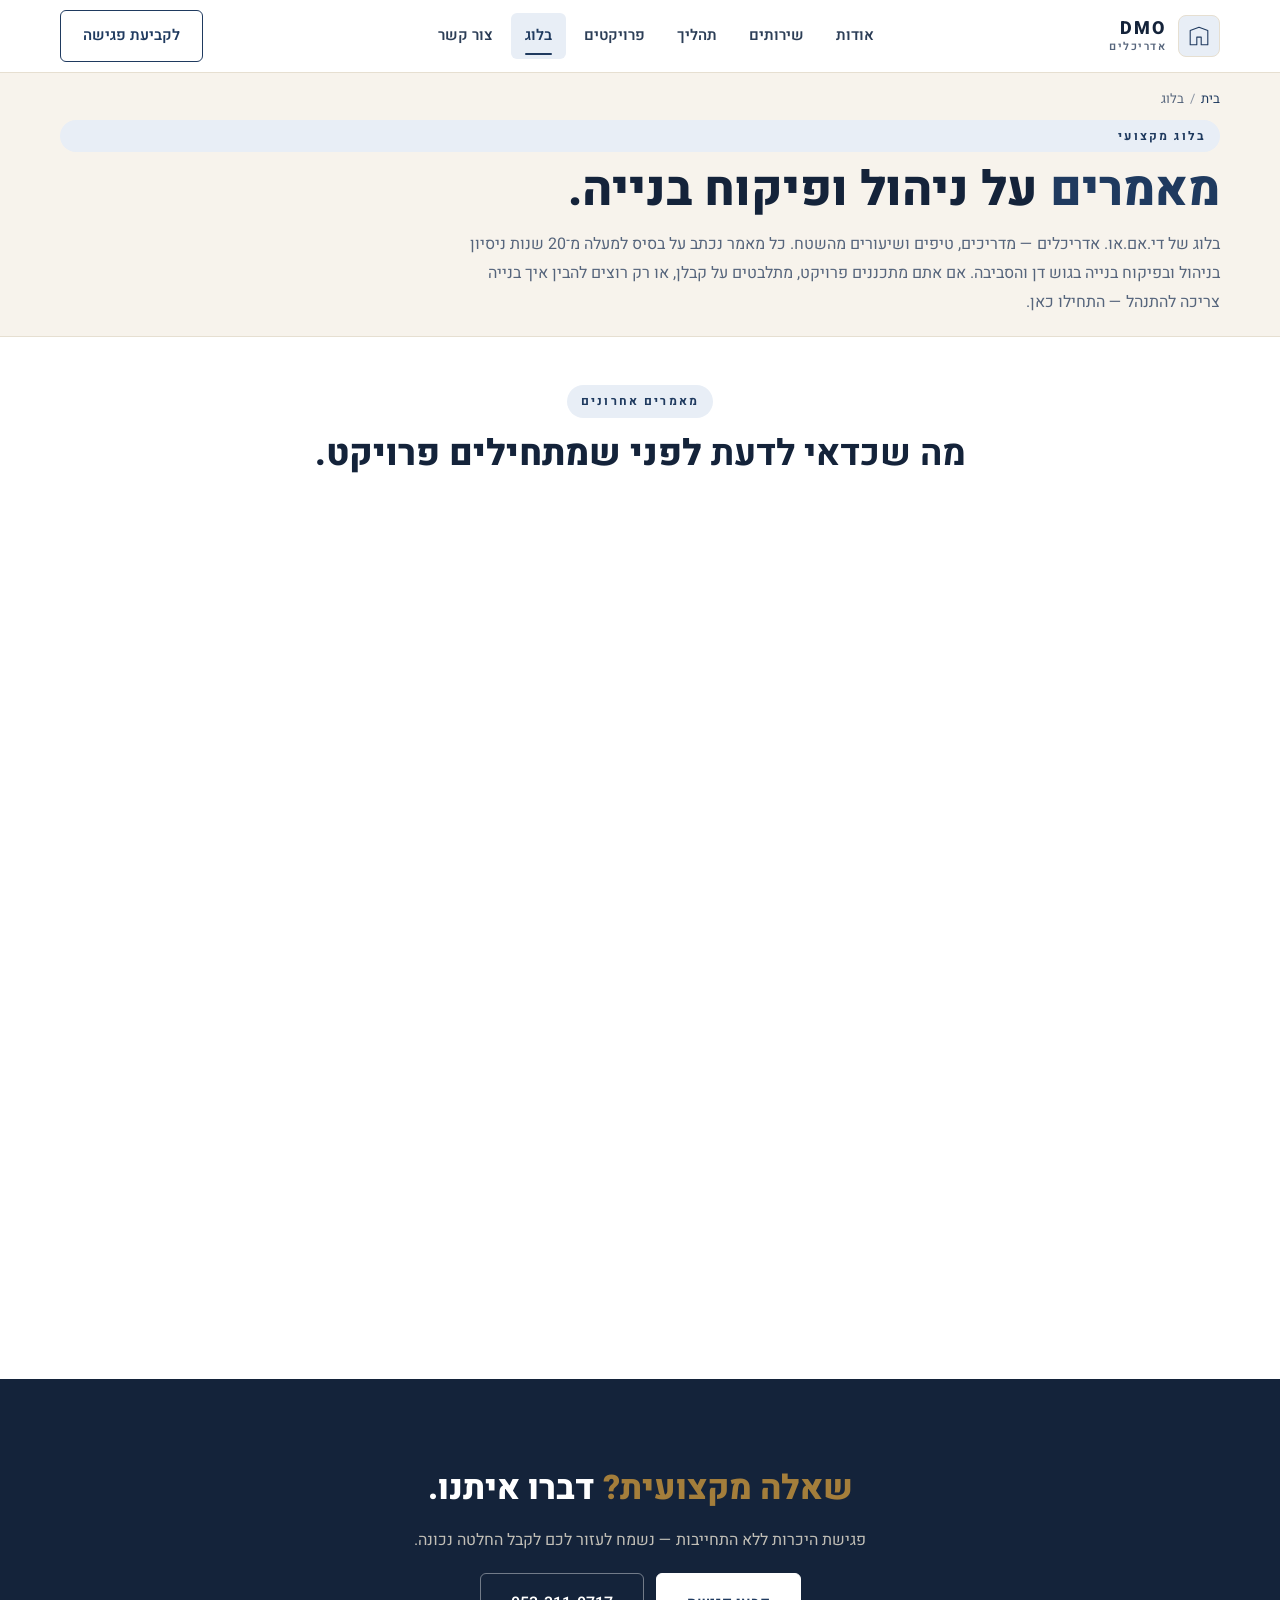
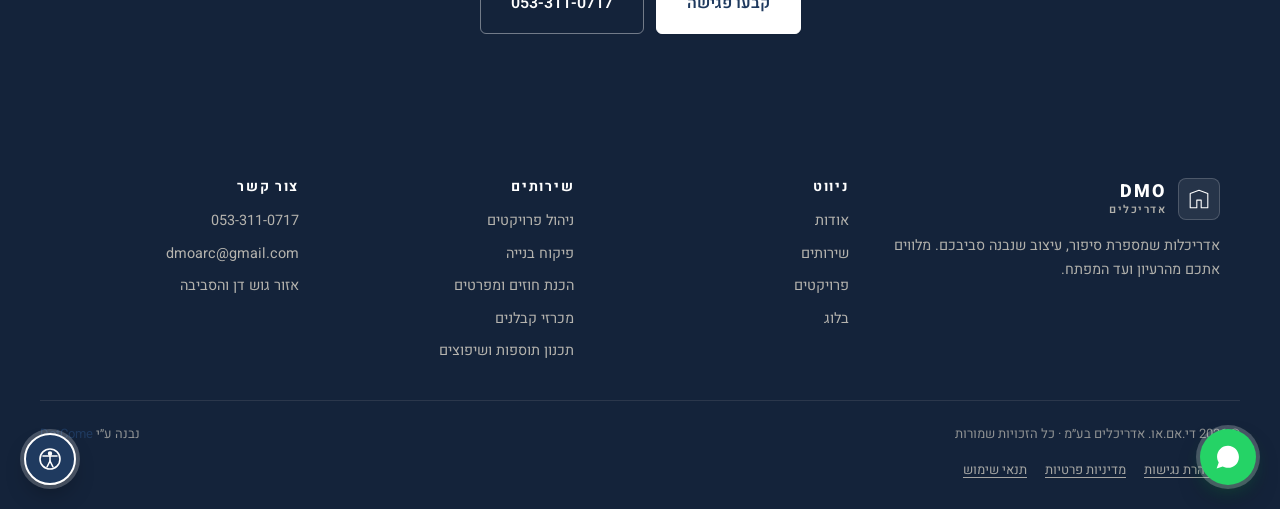
<file: blog/index.html>
<!DOCTYPE html>
<html lang="he" dir="rtl">
<head>
  <meta charset="UTF-8" />
  <meta name="viewport" content="width=device-width, initial-scale=1, viewport-fit=cover" />
  <meta name="theme-color" content="#ffffff" />
  <meta name="color-scheme" content="light" />

  <title>בלוג | די.אם.או. אדריכלים — DMO Architects · מאמרים על ניהול ופיקוח בנייה</title>
  <meta name="description" content="הבלוג של די.אם.או. אדריכלים (DMO Architects) — מדריכים, טיפים ומאמרים מקצועיים על ניהול פרויקטי בנייה, פיקוח, מכרזי קבלנים, חוזים ושיפוצים. מהשטח של גוש דן." />
  <meta name="keywords" content="בלוג בנייה, מאמרים על פיקוח בנייה, מדריך ניהול פרויקטים, מכרזי קבלנים, חוזה בנייה, שיפוצים, די.אם.או אדריכלים, DMO Architects" />
  <meta name="author" content="די.אם.או. אדריכלים — DMO Architects" />
  <meta name="robots" content="index,follow,max-image-preview:large" />
  <meta http-equiv="content-language" content="he-IL" />
  <link rel="canonical" href="https://dmo-arc.com/blog/" />
  <link rel="alternate" hreflang="he-IL" href="https://dmo-arc.com/blog/" />
  <link rel="alternate" hreflang="he" href="https://dmo-arc.com/blog/" />
  <link rel="alternate" hreflang="x-default" href="https://dmo-arc.com/blog/" />

  <meta property="og:type" content="website" />
  <meta property="og:locale" content="he_IL" />
  <meta property="og:site_name" content="DMO Architects · די.אם.או. אדריכלים" />
  <meta property="og:title" content="בלוג DMO Architects — מאמרים על ניהול ופיקוח בנייה" />
  <meta property="og:description" content="מדריכים, טיפים ומאמרים מקצועיים על בנייה — מהשטח של DMO אדריכלים." />
  <meta property="og:image" content="https://dmo-arc.com/assets/img/staircase.jpg" />
  <meta property="og:image:width" content="1200" />
  <meta property="og:image:height" content="630" />
  <meta property="og:url" content="https://dmo-arc.com/blog/" />
  <meta name="twitter:card" content="summary_large_image" />
  <meta name="twitter:title" content="בלוג DMO Architects" />
  <meta name="twitter:description" content="מאמרים מקצועיים על ניהול ופיקוח בנייה." />
  <meta name="twitter:image" content="https://dmo-arc.com/assets/img/staircase.jpg" />

  <link rel="icon" href="/favicon.ico" sizes="any" />
  <link rel="icon" type="image/png" sizes="32x32" href="/favicon.png" />
  <link rel="icon" type="image/png" sizes="512x512" href="/assets/favicon-512.png" />
  <link rel="apple-touch-icon" href="/assets/favicon-512.png" />
  <link rel="shortcut icon" type="image/x-icon" href="/favicon.ico" />
  <link rel="manifest" href="/site.webmanifest" />
  <meta name="apple-mobile-web-app-title" content="DMO אדריכלים" />
  <meta name="application-name" content="DMO Architects" />

  <link rel="preconnect" href="https://fonts.googleapis.com" />
  <link rel="preconnect" href="https://fonts.gstatic.com" crossorigin />
  <link href="https://fonts.googleapis.com/css2?family=Heebo:wght@300;400;500;600;700;800;900&family=Frank+Ruhl+Libre:wght@400;500;700;900&display=swap" rel="stylesheet" />
  <link rel="stylesheet" href="../assets/css/style.css?v=8" />

  <script type="application/ld+json">
  {
    "@context": "https://schema.org",
    "@graph": [
      {
        "@type": "Blog",
        "@id": "https://dmo-arc.com/blog/#blog",
        "url": "https://dmo-arc.com/blog/",
        "name": "בלוג DMO Architects",
        "description": "מאמרים, מדריכים וטיפים על ניהול ופיקוח בנייה.",
        "inLanguage": "he-IL",
        "publisher": {"@id": "https://dmo-arc.com/#organization"},
        "blogPost": [
          {"@type": "BlogPosting", "url": "https://dmo-arc.com/blog/why-construction-supervision-matters.html", "headline": "למה פיקוח בנייה צמוד הוא ההשקעה הכי משתלמת בפרויקט שלכם"},
          {"@type": "BlogPosting", "url": "https://dmo-arc.com/blog/contractor-tender-guide.html",            "headline": "מדריך מכרזי קבלנים — איך בוחרים נכון ולמה זה משנה"},
          {"@type": "BlogPosting", "url": "https://dmo-arc.com/blog/project-management-construction.html",     "headline": "ניהול פרויקט בנייה — חמישה שלבים שעושים את ההבדל"},
          {"@type": "BlogPosting", "url": "https://dmo-arc.com/blog/renovation-vs-addition.html",              "headline": "תוספת בנייה או שיפוץ? איך לבחור את הדרך הנכונה"}
        ]
      },
      {
        "@type": "BreadcrumbList",
        "itemListElement": [
          {"@type": "ListItem", "position": 1, "name": "בית", "item": "https://dmo-arc.com/"},
          {"@type": "ListItem", "position": 2, "name": "בלוג", "item": "https://dmo-arc.com/blog/"}
        ]
      }
    ]
  }
  </script>
</head>
<body>
  <a href="#main" class="skip-link">דלג לתוכן הראשי</a>
  <div class="scroll-progress" aria-hidden="true"><span></span></div>

  <header class="header is-scrolled" id="header">
    <div class="container header__row">
      <a href="../index.html#top" class="logo" aria-label="די אם או אדריכלים - בית">
        <span class="logo__mark">
          <svg viewBox="0 0 40 40" aria-hidden="true">
            <path d="M4 36 V10 L20 4 L36 10 V36 H24 V22 H16 V36 Z" fill="none" stroke="currentColor" stroke-width="2" stroke-linejoin="round"/>
          </svg>
        </span>
        <span class="logo__text"><strong>DMO</strong><em>אדריכלים</em></span>
      </a>

      <nav class="nav" aria-label="ניווט ראשי">
        <ul class="nav__list">
          <li><a href="../index.html#about">אודות</a></li>
          <li><a href="../index.html#services">שירותים</a></li>
          <li><a href="../index.html#process">תהליך</a></li>
          <li><a href="../projects.html">פרויקטים</a></li>
          <li><a href="../blog/" class="is-active" aria-current="page">בלוג</a></li>
          <li><a href="../index.html#contact">צור קשר</a></li>
        </ul>
      </nav>

      <a href="../index.html#contact" class="btn btn--ghost header__cta">לקביעת פגישה</a>

      <button class="menu-toggle" aria-label="פתח תפריט" aria-expanded="false" aria-controls="mobile-nav">
        <span></span><span></span><span></span>
      </button>
    </div>

    <div class="mobile-nav" id="mobile-nav" hidden>
      <ul>
        <li><a href="../index.html#about">אודות</a></li>
        <li><a href="../index.html#services">שירותים</a></li>
        <li><a href="../index.html#process">תהליך</a></li>
        <li><a href="../projects.html">פרויקטים</a></li>
        <li><a href="../blog/" aria-current="page">בלוג</a></li>
        <li><a href="../index.html#contact">צור קשר</a></li>
      </ul>
      <a href="tel:+972533110717" class="btn btn--primary btn--block">התקשרו עכשיו</a>
    </div>
  </header>

  <main id="main">
    <section class="subhero">
      <div class="container subhero__inner">
        <nav class="crumbs" aria-label="פירורי לחם">
          <a href="../index.html">בית</a>
          <span class="sep">/</span>
          <span aria-current="page">בלוג</span>
        </nav>
        <span class="eyebrow">בלוג מקצועי</span>
        <h1>
          <span class="is-serif is-accent">מאמרים</span>
          על ניהול ופיקוח בנייה.
        </h1>
        <p>
          בלוג של די.אם.או. אדריכלים — מדריכים, טיפים ושיעורים מהשטח. כל מאמר נכתב על בסיס למעלה
          מ־20 שנות ניסיון בניהול ובפיקוח בנייה בגוש דן והסביבה. אם אתם מתכננים פרויקט, מתלבטים
          על קבלן, או רק רוצים להבין איך בנייה צריכה להתנהל — התחילו כאן.
        </p>
      </div>
    </section>

    <section class="projects-list section">
      <div class="container">
        <header class="section-head" data-reveal="up">
          <span class="eyebrow">מאמרים אחרונים</span>
          <h2 class="section-title"><span class="is-serif">מה שכדאי לדעת</span> לפני שמתחילים פרויקט.</h2>
        </header>

        <div class="projects-list__grid">
          <a class="card" href="why-construction-supervision-matters.html">
            <div class="card__media"><img src="../assets/img/crane.jpg" alt="מנוף בנייה — חשיבות הפיקוח על אתר" loading="lazy" /></div>
            <div class="card__caption">
              <h3>למה פיקוח בנייה צמוד הוא ההשקעה הכי משתלמת</h3>
              <p>חמישה דברים שמפקח טוב מציל בפרויקט שלכם — וכמה זה באמת חוסך לכם.</p>
            </div>
          </a>

          <a class="card" href="contractor-tender-guide.html">
            <div class="card__media"><img src="../assets/img/steel-frame.jpg" alt="שלד פלדה — שלב מכרזי קבלנים" loading="lazy" /></div>
            <div class="card__caption">
              <h3>מדריך מכרזי קבלנים — איך בוחרים נכון</h3>
              <p>הצעות מחיר זה לא הכל. ככה תוציאו מכרז שמייצר תחרות אמיתית והגנה משפטית.</p>
            </div>
          </a>

          <a class="card" href="project-management-construction.html">
            <div class="card__media"><img src="../assets/img/hallway.jpg" alt="פרוזדור בפרויקט — שלבי ניהול בנייה" loading="lazy" /></div>
            <div class="card__caption">
              <h3>ניהול פרויקט בנייה — חמישה שלבים שעושים את ההבדל</h3>
              <p>איך מנהלים פרויקט בנייה מהרעיון ועד למסירת המפתח, ולמה השלב הראשון הוא הקריטי.</p>
            </div>
          </a>

          <a class="card" href="renovation-vs-addition.html">
            <div class="card__media"><img src="../assets/img/tile-niches.jpg" alt="גמרי קרמיקה — החלטות תכנון בשיפוץ" loading="lazy" /></div>
            <div class="card__caption">
              <h3>תוספת בנייה או שיפוץ?</h3>
              <p>הבדל אחד טכני בין השניים יכול לחסוך לכם חצי שנה ועשרות אלפי שקלים.</p>
            </div>
          </a>
        </div>
      </div>
    </section>

    <section class="cta section" aria-label="צרו קשר">
      <div class="container cta__wrap" data-reveal="up">
        <h2 class="cta__title"><span class="is-serif">שאלה מקצועית?</span> דברו איתנו.</h2>
        <p>פגישת היכרות ללא התחייבות — נשמח לעזור לכם לקבל החלטה נכונה.</p>
        <div class="cta__buttons">
          <a href="../index.html#contact" class="btn btn--primary btn--lg">קבעו פגישה</a>
          <a href="tel:+972533110717" class="btn btn--ghost btn--lg">053-311-0717</a>
        </div>
      </div>
    </section>
  </main>

  <footer class="footer" role="contentinfo">
    <div class="container footer__grid">
      <div class="footer__brand">
        <a href="../index.html#top" class="logo logo--light">
          <span class="logo__mark"><svg viewBox="0 0 40 40" aria-hidden="true"><path d="M4 36 V10 L20 4 L36 10 V36 H24 V22 H16 V36 Z" fill="none" stroke="currentColor" stroke-width="2" stroke-linejoin="round"/></svg></span>
          <span class="logo__text"><strong>DMO</strong><em>אדריכלים</em></span>
        </a>
        <p>אדריכלות שמספרת סיפור, עיצוב שנבנה סביבכם. מלווים אתכם מהרעיון ועד המפתח.</p>
      </div>
      <div>
        <h4>ניווט</h4>
        <ul class="footer__links">
          <li><a href="../index.html#about">אודות</a></li>
          <li><a href="../index.html#services">שירותים</a></li>
          <li><a href="../projects.html">פרויקטים</a></li>
          <li><a href="../blog/">בלוג</a></li>
        </ul>
      </div>
      <div>
        <h4>שירותים</h4>
        <ul class="footer__links">
          <li>ניהול פרויקטים</li>
          <li>פיקוח בנייה</li>
          <li>הכנת חוזים ומפרטים</li>
          <li>מכרזי קבלנים</li>
          <li>תכנון תוספות ושיפוצים</li>
        </ul>
      </div>
      <div>
        <h4>צור קשר</h4>
        <ul class="footer__links">
          <li><a href="tel:+972533110717" dir="ltr">053-311-0717</a></li>
          <li><a href="mailto:dmoarc@gmail.com">dmoarc@gmail.com</a></li>
          <li>אזור גוש דן והסביבה</li>
        </ul>
      </div>
    </div>
    <div class="footer__bottom container">
      <span>© <span id="year"></span> די.אם.או. אדריכלים בע״מ · כל הזכויות שמורות</span>
      <span>נבנה ע״י <a href="https://dotcome.co.il" target="_blank" rel="noopener">DotCome</a></span>
    </div>
    <div class="container footer__legal">
      <a href="../accessibility.html">הצהרת נגישות</a>
      <a href="../privacy.html">מדיניות פרטיות</a>
      <a href="../terms.html">תנאי שימוש</a>
    </div>
  </footer>

  <a href="https://wa.me/972533110717" target="_blank" rel="noopener" class="wa" aria-label="פתיחת שיחה בוואטסאפ">
    <span class="wa__pulse" aria-hidden="true"></span>
    <svg viewBox="0 0 32 32" aria-hidden="true"><path fill="#fff" d="M16 3C9 3 3.5 8.5 3.5 15.5c0 2.5.7 4.8 1.9 6.8L3 29l6.9-2.2c2 1 4.2 1.6 6.1 1.6 7 0 12.5-5.5 12.5-12.5S23 3 16 3z"/></svg>
    <span class="wa__label">וואטסאפ</span>
  </a>

  <button class="to-top" id="toTop" aria-label="חזרה למעלה">
    <svg viewBox="0 0 24 24" aria-hidden="true"><path d="M6 15l6-6 6 6" fill="none" stroke="currentColor" stroke-width="2" stroke-linecap="round" stroke-linejoin="round"/></svg>
  </button>

  <script src="../assets/js/a11y.js" defer></script>
  <script src="../assets/js/main.js" defer></script>
</body>
</html>
</file>
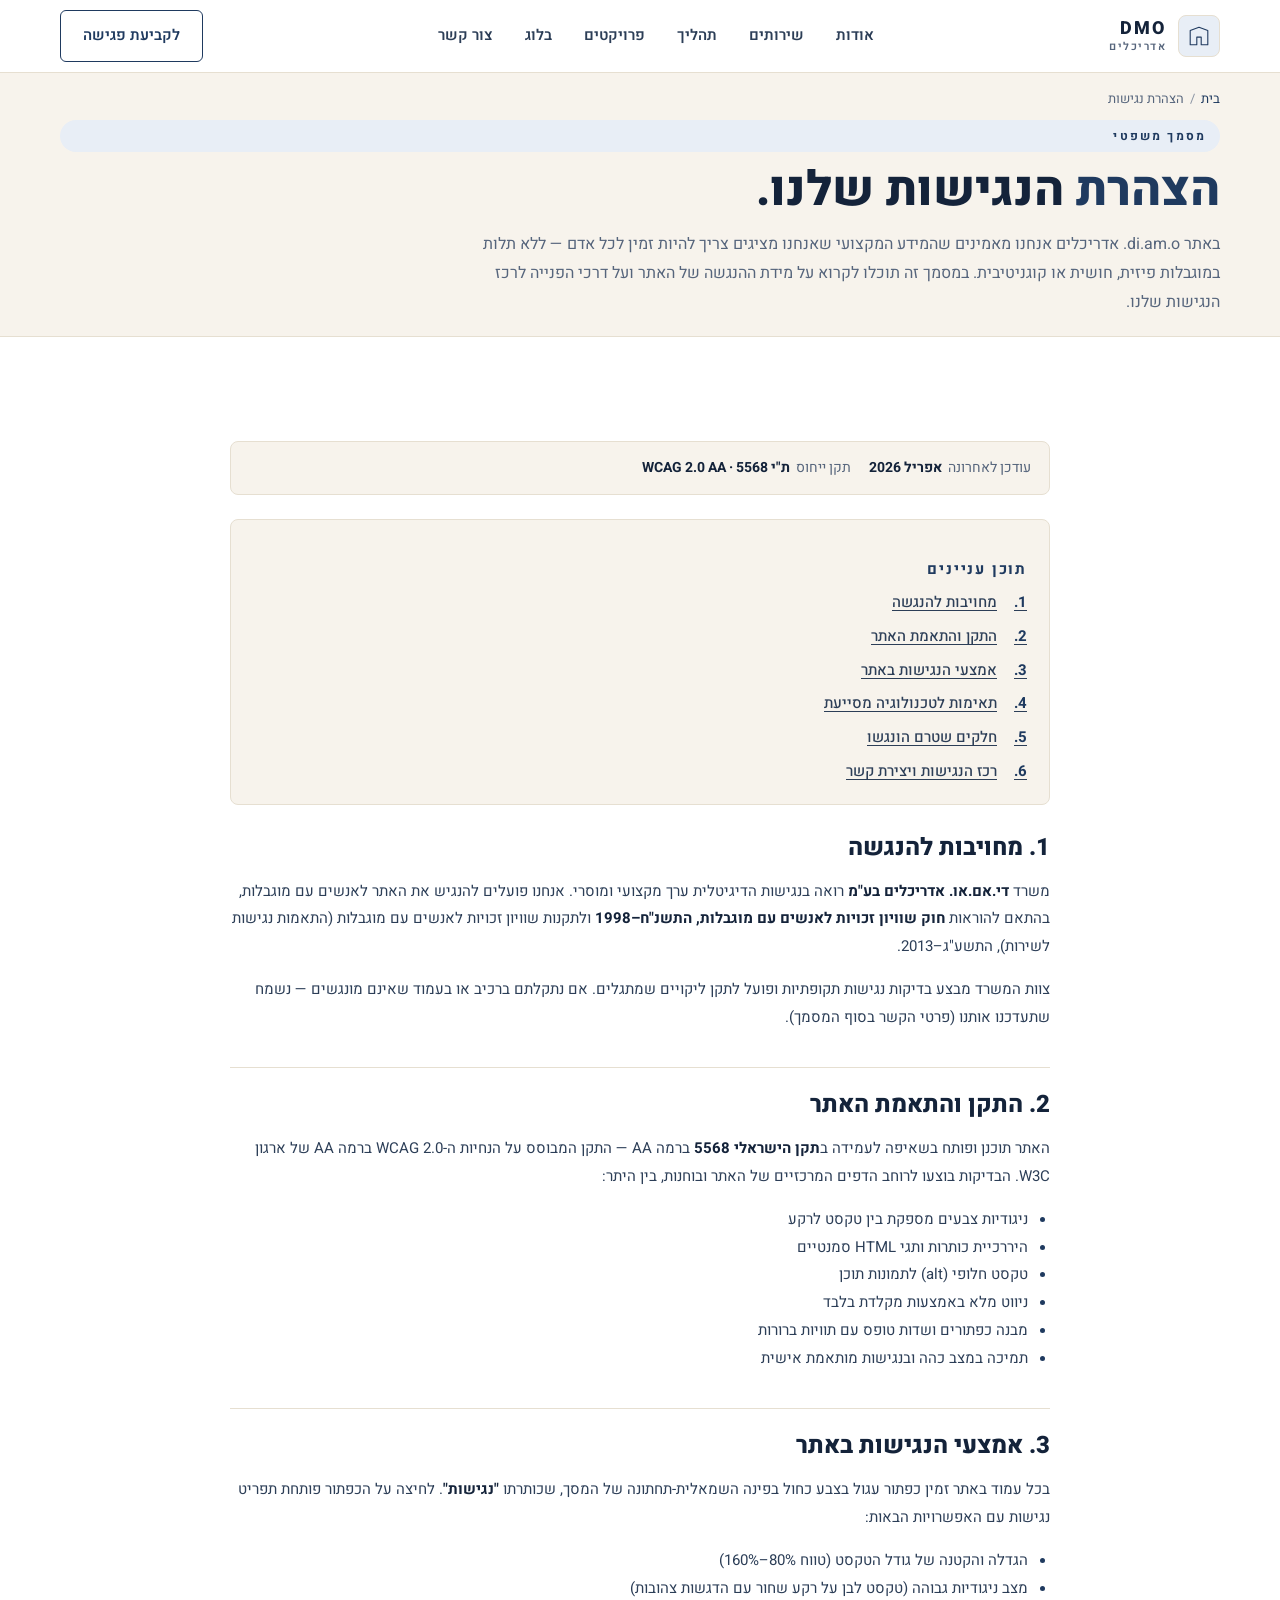
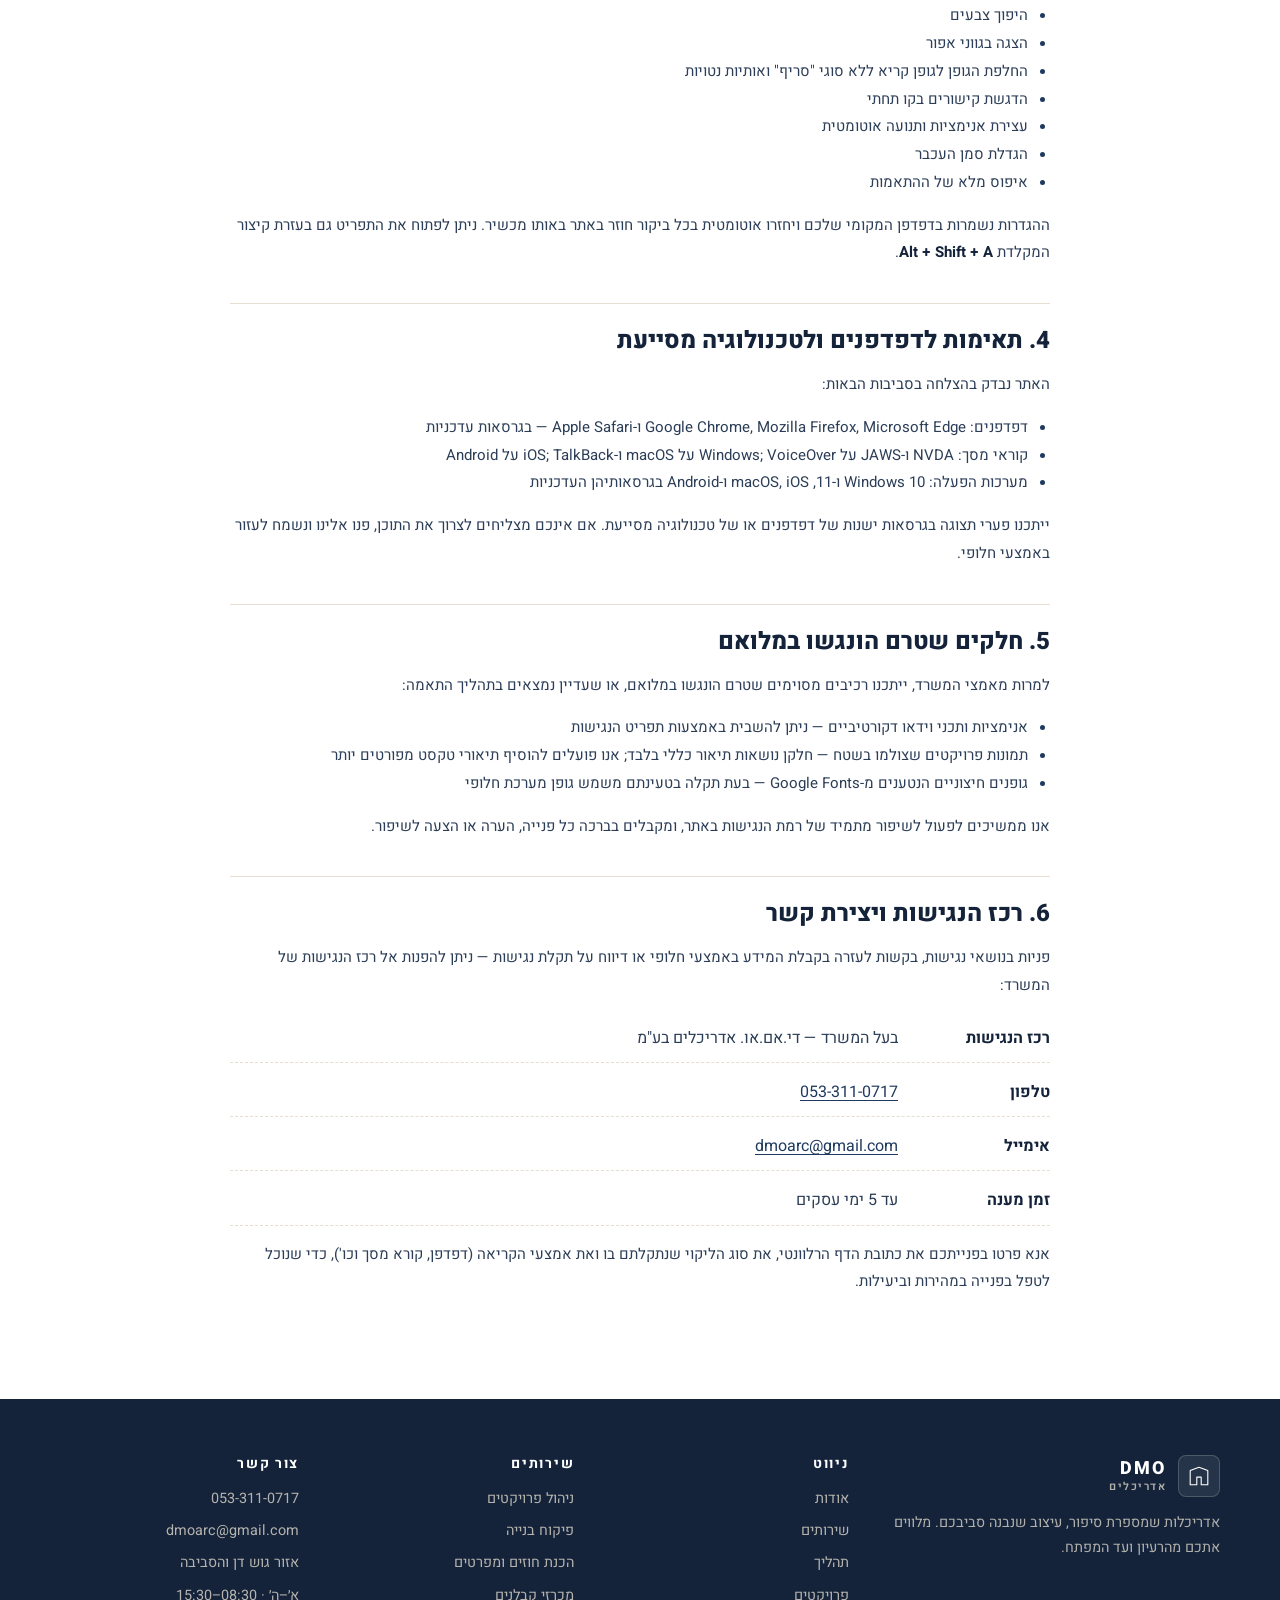
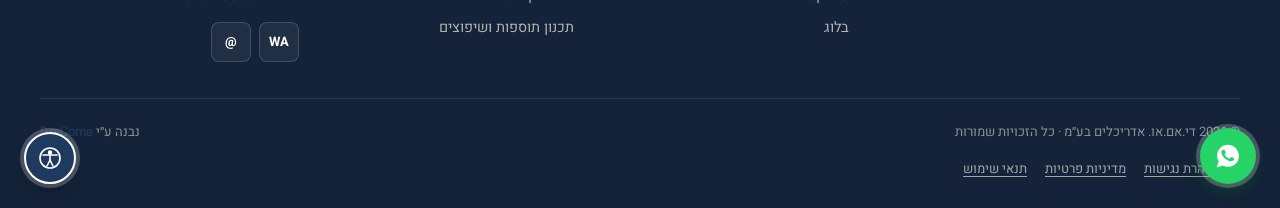
<file: accessibility.html>
<!DOCTYPE html>
<html lang="he" dir="rtl">
<head>
  <meta charset="UTF-8" />
  <meta name="viewport" content="width=device-width, initial-scale=1, viewport-fit=cover" />
  <meta name="theme-color" content="#ffffff" />
  <meta name="color-scheme" content="light" />

  <title>הצהרת נגישות | די.אם.או. אדריכלים — DMO Architects</title>
  <meta name="description" content="הצהרת הנגישות של אתר די.אם.או. אדריכלים — תאימות לתקן הישראלי 5568 ברמה AA, פרטי רכז הנגישות ודרכי פנייה." />
  <meta name="robots" content="index,follow" />
  <meta http-equiv="content-language" content="he-IL" />
  <link rel="canonical" href="https://dmo-arc.com/accessibility.html" />
  <link rel="alternate" hreflang="he-IL" href="https://dmo-arc.com/accessibility.html" />
  <link rel="alternate" hreflang="he" href="https://dmo-arc.com/accessibility.html" />
  <link rel="alternate" hreflang="x-default" href="https://dmo-arc.com/accessibility.html" />

  <meta property="og:type" content="article" />
  <meta property="og:locale" content="he_IL" />
  <meta property="og:site_name" content="DMO Architects" />
  <meta property="og:title" content="הצהרת נגישות — DMO אדריכלים" />
  <meta property="og:description" content="הצהרת הנגישות של אתר די.אם.או. אדריכלים — תאימות לתקן הישראלי 5568 ברמה AA." />
  <meta property="og:image" content="https://dmo-arc.com/assets/img/staircase.jpg" />
  <meta property="og:url" content="https://dmo-arc.com/accessibility.html" />

  <link rel="icon" href="/favicon.ico" sizes="any" />
  <link rel="icon" type="image/png" sizes="32x32" href="/favicon.png" />
  <link rel="icon" type="image/png" sizes="512x512" href="/assets/favicon-512.png" />
  <link rel="apple-touch-icon" href="/assets/favicon-512.png" />
  <link rel="shortcut icon" type="image/x-icon" href="/favicon.ico" />
  <link rel="manifest" href="/site.webmanifest" />
  <meta name="apple-mobile-web-app-title" content="DMO אדריכלים" />
  <meta name="application-name" content="DMO Architects" />

  <link rel="preconnect" href="https://fonts.googleapis.com" />
  <link rel="preconnect" href="https://fonts.gstatic.com" crossorigin />
  <link href="https://fonts.googleapis.com/css2?family=Heebo:wght@300;400;500;600;700;800;900&family=Frank+Ruhl+Libre:wght@400;500;700;900&display=swap" rel="stylesheet" />
  <link rel="stylesheet" href="assets/css/style.css?v=8" />
</head>
<body>
  <a href="#main" class="skip-link">דלג לתוכן הראשי</a>

  <div class="scroll-progress" aria-hidden="true"><span></span></div>

  <header class="header is-scrolled" id="header">
    <div class="container header__row">
      <a href="index.html#top" class="logo" aria-label="די אם או אדריכלים - בית">
        <span class="logo__mark">
          <svg viewBox="0 0 40 40" aria-hidden="true">
            <path d="M4 36 V10 L20 4 L36 10 V36 H24 V22 H16 V36 Z" fill="none" stroke="currentColor" stroke-width="2" stroke-linejoin="round"/>
          </svg>
        </span>
        <span class="logo__text"><strong>DMO</strong><em>אדריכלים</em></span>
      </a>

      <nav class="nav" aria-label="ניווט ראשי">
        <ul class="nav__list">
          <li><a href="index.html#about">אודות</a></li>
          <li><a href="index.html#services">שירותים</a></li>
          <li><a href="index.html#process">תהליך</a></li>
          <li><a href="projects.html">פרויקטים</a></li>
          <li><a href="blog/">בלוג</a></li>
          <li><a href="index.html#contact">צור קשר</a></li>
        </ul>
      </nav>

      <a href="index.html#contact" class="btn btn--ghost header__cta">לקביעת פגישה</a>

      <button class="menu-toggle" aria-label="פתח תפריט" aria-expanded="false" aria-controls="mobile-nav">
        <span></span><span></span><span></span>
      </button>
    </div>

    <div class="mobile-nav" id="mobile-nav" hidden>
      <ul>
        <li><a href="index.html#about">אודות</a></li>
        <li><a href="index.html#services">שירותים</a></li>
        <li><a href="index.html#process">תהליך</a></li>
        <li><a href="projects.html">פרויקטים</a></li>
        <li><a href="blog/">בלוג</a></li>
        <li><a href="index.html#contact">צור קשר</a></li>
      </ul>
      <a href="tel:+972533110717" class="btn btn--primary btn--block">התקשרו עכשיו</a>
    </div>
  </header>

  <main id="main">

    <section class="subhero">
      <div class="container subhero__inner">
        <nav class="crumbs" aria-label="פירורי לחם">
          <a href="index.html">בית</a>
          <span class="sep">/</span>
          <span aria-current="page">הצהרת נגישות</span>
        </nav>
        <span class="eyebrow">מסמך משפטי</span>
        <h1>
          <span class="is-serif is-accent">הצהרת</span>
          הנגישות שלנו.
        </h1>
        <p>
          באתר di.am.o. אדריכלים אנחנו מאמינים שהמידע המקצועי שאנחנו מציגים צריך להיות
          זמין לכל אדם — ללא תלות במוגבלות פיזית, חושית או קוגניטיבית. במסמך זה תוכלו לקרוא
          על מידת ההנגשה של האתר ועל דרכי הפנייה לרכז הנגישות שלנו.
        </p>
      </div>
    </section>

    <section class="legal section">
      <div class="container">
        <article class="legal-prose">
          <div class="legal-meta">
            <span>עודכן לאחרונה<strong>אפריל 2026</strong></span>
            <span>תקן ייחוס<strong>ת"י 5568 · WCAG 2.0 AA</strong></span>
          </div>

          <nav class="legal-toc" aria-label="תוכן עניינים">
            <h3>תוכן עניינים</h3>
            <ol>
              <li><a href="#commit">מחויבות להנגשה</a></li>
              <li><a href="#standard">התקן והתאמת האתר</a></li>
              <li><a href="#features">אמצעי הנגישות באתר</a></li>
              <li><a href="#compat">תאימות לטכנולוגיה מסייעת</a></li>
              <li><a href="#limitations">חלקים שטרם הונגשו</a></li>
              <li><a href="#coordinator">רכז הנגישות ויצירת קשר</a></li>
            </ol>
          </nav>

          <h2 id="commit">1. מחויבות להנגשה</h2>
          <p>
            משרד <strong>די.אם.או. אדריכלים בע"מ</strong> רואה בנגישות הדיגיטלית ערך מקצועי ומוסרי.
            אנחנו פועלים להנגיש את האתר לאנשים עם מוגבלות, בהתאם להוראות
            <strong>חוק שוויון זכויות לאנשים עם מוגבלות, התשנ"ח–1998</strong>
            ולתקנות שוויון זכויות לאנשים עם מוגבלות (התאמות נגישות לשירות), התשע"ג–2013.
          </p>
          <p>
            צוות המשרד מבצע בדיקות נגישות תקופתיות ופועל לתקן ליקויים שמתגלים.
            אם נתקלתם ברכיב או בעמוד שאינם מונגשים — נשמח שתעדכנו אותנו (פרטי הקשר בסוף המסמך).
          </p>

          <h2 id="standard">2. התקן והתאמת האתר</h2>
          <p>
            האתר תוכנן ופותח בשאיפה לעמידה ב<strong>תקן הישראלי 5568</strong> ברמה AA —
            התקן המבוסס על הנחיות ה-WCAG 2.0 ברמה AA של ארגון W3C. הבדיקות בוצעו לרוחב הדפים
            המרכזיים של האתר ובוחנות, בין היתר:
          </p>
          <ul>
            <li>ניגודיות צבעים מספקת בין טקסט לרקע</li>
            <li>היררכיית כותרות ותגי HTML סמנטיים</li>
            <li>טקסט חלופי (alt) לתמונות תוכן</li>
            <li>ניווט מלא באמצעות מקלדת בלבד</li>
            <li>מבנה כפתורים ושדות טופס עם תוויות ברורות</li>
            <li>תמיכה במצב כהה ובנגישות מותאמת אישית</li>
          </ul>

          <h2 id="features">3. אמצעי הנגישות באתר</h2>
          <p>
            בכל עמוד באתר זמין כפתור עגול בצבע כחול בפינה השמאלית-תחתונה של המסך, שכותרתו
            <strong>"נגישות"</strong>. לחיצה על הכפתור פותחת תפריט נגישות עם האפשרויות הבאות:
          </p>
          <ul>
            <li>הגדלה והקטנה של גודל הטקסט (טווח 80%–160%)</li>
            <li>מצב ניגודיות גבוהה (טקסט לבן על רקע שחור עם הדגשות צהובות)</li>
            <li>היפוך צבעים</li>
            <li>הצגה בגווני אפור</li>
            <li>החלפת הגופן לגופן קריא ללא סוגי "סריף" ואותיות נטויות</li>
            <li>הדגשת קישורים בקו תחתי</li>
            <li>עצירת אנימציות ותנועה אוטומטית</li>
            <li>הגדלת סמן העכבר</li>
            <li>איפוס מלא של ההתאמות</li>
          </ul>
          <p>
            ההגדרות נשמרות בדפדפן המקומי שלכם ויחזרו אוטומטית בכל ביקור חוזר באתר באותו מכשיר.
            ניתן לפתוח את התפריט גם בעזרת קיצור המקלדת
            <strong>Alt + Shift + A</strong>.
          </p>

          <h2 id="compat">4. תאימות לדפדפנים ולטכנולוגיה מסייעת</h2>
          <p>האתר נבדק בהצלחה בסביבות הבאות:</p>
          <ul>
            <li>דפדפנים: Google Chrome, Mozilla Firefox, Microsoft Edge ו-Apple Safari — בגרסאות עדכניות</li>
            <li>קוראי מסך: NVDA ו-JAWS על Windows; VoiceOver על macOS ו-iOS; TalkBack על Android</li>
            <li>מערכות הפעלה: Windows 10 ו-11, macOS, iOS ו-Android בגרסאותיהן העדכניות</li>
          </ul>
          <p>
            ייתכנו פערי תצוגה בגרסאות ישנות של דפדפנים או של טכנולוגיה מסייעת.
            אם אינכם מצליחים לצרוך את התוכן, פנו אלינו ונשמח לעזור באמצעי חלופי.
          </p>

          <h2 id="limitations">5. חלקים שטרם הונגשו במלואם</h2>
          <p>
            למרות מאמצי המשרד, ייתכנו רכיבים מסוימים שטרם הונגשו במלואם, או שעדיין נמצאים בתהליך התאמה:
          </p>
          <ul>
            <li>אנימציות ותכני וידאו דקורטיביים — ניתן להשבית באמצעות תפריט הנגישות</li>
            <li>תמונות פרויקטים שצולמו בשטח — חלקן נושאות תיאור כללי בלבד; אנו פועלים להוסיף תיאורי טקסט מפורטים יותר</li>
            <li>גופנים חיצוניים הנטענים מ-Google Fonts — בעת תקלה בטעינתם משמש גופן מערכת חלופי</li>
          </ul>
          <p>
            אנו ממשיכים לפעול לשיפור מתמיד של רמת הנגישות באתר, ומקבלים בברכה כל פנייה,
            הערה או הצעה לשיפור.
          </p>

          <h2 id="coordinator">6. רכז הנגישות ויצירת קשר</h2>
          <p>
            פניות בנושאי נגישות, בקשות לעזרה בקבלת המידע באמצעי חלופי או דיווח על תקלת נגישות —
            ניתן להפנות אל רכז הנגישות של המשרד:
          </p>
          <dl>
            <div>
              <dt>רכז הנגישות</dt>
              <dd>בעל המשרד — די.אם.או. אדריכלים בע"מ</dd>
            </div>
            <div>
              <dt>טלפון</dt>
              <dd><a href="tel:+972533110717" dir="ltr">053-311-0717</a></dd>
            </div>
            <div>
              <dt>אימייל</dt>
              <dd><a href="mailto:dmoarc@gmail.com">dmoarc@gmail.com</a></dd>
            </div>
            <div>
              <dt>זמן מענה</dt>
              <dd>עד 5 ימי עסקים</dd>
            </div>
          </dl>
          <p>
            אנא פרטו בפנייתכם את כתובת הדף הרלוונטי, את סוג הליקוי שנתקלתם בו ואת אמצעי הקריאה
            (דפדפן, קורא מסך וכו'), כדי שנוכל לטפל בפנייה במהירות וביעילות.
          </p>
        </article>
      </div>
    </section>
  </main>

  <footer class="footer" role="contentinfo">
    <div class="container footer__grid">
      <div class="footer__brand">
        <a href="index.html#top" class="logo logo--light">
          <span class="logo__mark">
            <svg viewBox="0 0 40 40" aria-hidden="true">
              <path d="M4 36 V10 L20 4 L36 10 V36 H24 V22 H16 V36 Z" fill="none" stroke="currentColor" stroke-width="2" stroke-linejoin="round"/>
            </svg>
          </span>
          <span class="logo__text"><strong>DMO</strong><em>אדריכלים</em></span>
        </a>
        <p>אדריכלות שמספרת סיפור, עיצוב שנבנה סביבכם. מלווים אתכם מהרעיון ועד המפתח.</p>
      </div>

      <div>
        <h4>ניווט</h4>
        <ul class="footer__links">
          <li><a href="index.html#about">אודות</a></li>
          <li><a href="index.html#services">שירותים</a></li>
          <li><a href="index.html#process">תהליך</a></li>
          <li><a href="projects.html">פרויקטים</a></li>
          <li><a href="blog/">בלוג</a></li>
        </ul>
      </div>

      <div>
        <h4>שירותים</h4>
        <ul class="footer__links">
          <li>ניהול פרויקטים</li>
          <li>פיקוח בנייה</li>
          <li>הכנת חוזים ומפרטים</li>
          <li>מכרזי קבלנים</li>
          <li>תכנון תוספות ושיפוצים</li>
        </ul>
      </div>

      <div>
        <h4>צור קשר</h4>
        <ul class="footer__links">
          <li><a href="tel:+972533110717" dir="ltr">053-311-0717</a></li>
          <li><a href="mailto:dmoarc@gmail.com">dmoarc@gmail.com</a></li>
          <li>אזור גוש דן והסביבה</li>
          <li>א׳–ה׳ · 08:30–15:30</li>
        </ul>
        <div class="contact__social footer__social">
          <a href="https://wa.me/972533110717" target="_blank" rel="noopener" aria-label="וואטסאפ">WA</a>
          <a href="mailto:dmoarc@gmail.com" aria-label="אימייל">@</a>
        </div>
      </div>
    </div>

    <div class="footer__bottom container">
      <span>© <span id="year"></span> די.אם.או. אדריכלים בע״מ · כל הזכויות שמורות</span>
      <span>נבנה ע״י <a href="https://dotcome.co.il" target="_blank" rel="noopener">DotCome</a></span>
    </div>
    <div class="container footer__legal">
      <a href="accessibility.html" aria-current="page">הצהרת נגישות</a>
      <a href="privacy.html">מדיניות פרטיות</a>
      <a href="terms.html">תנאי שימוש</a>
    </div>
  </footer>

  <a href="https://wa.me/972533110717?text=%D7%94%D7%99%2C%20%D7%90%D7%A9%D7%9E%D7%97%20%D7%9C%D7%A9%D7%9E%D7%95%D7%A2%20%D7%A2%D7%95%D7%93%20%D7%A2%D7%9C%20%D7%94%D7%A9%D7%99%D7%A8%D7%95%D7%AA%D7%99%D7%9D" target="_blank" rel="noopener" class="wa" aria-label="פתיחת שיחה בוואטסאפ">
    <span class="wa__pulse" aria-hidden="true"></span>
    <svg viewBox="0 0 32 32" aria-hidden="true">
      <path fill="#fff" d="M16 3C9 3 3.5 8.5 3.5 15.5c0 2.5.7 4.8 1.9 6.8L3 29l6.9-2.2c2 1 4.2 1.6 6.1 1.6 7 0 12.5-5.5 12.5-12.5S23 3 16 3zm6.6 17.4c-.3.8-1.6 1.5-2.3 1.6-.6.1-1.4.1-2.2-.1-.5-.2-1.2-.4-2.1-.8-3.6-1.5-5.9-5.1-6.1-5.3-.2-.2-1.4-1.9-1.4-3.7 0-1.7.9-2.6 1.2-2.9.3-.3.7-.4 1-.4h.7c.2 0 .5-.1.8.6.3.7 1 2.4 1.1 2.6.1.2.1.4 0 .6-.1.2-.2.3-.4.5l-.5.6c-.2.2-.4.4-.2.8.2.4 1 1.6 2.1 2.6 1.4 1.2 2.6 1.6 3 1.8.4.2.6.1.8-.1.2-.2.9-1 1.1-1.4.2-.4.4-.3.7-.2.3.1 2 1 2.4 1.2.4.2.6.3.7.4.1.2.1.9-.2 1.6z"/>
    </svg>
    <span class="wa__label">וואטסאפ</span>
  </a>

  <button class="to-top" id="toTop" aria-label="חזרה למעלה">
    <svg viewBox="0 0 24 24" aria-hidden="true"><path d="M6 15l6-6 6 6" fill="none" stroke="currentColor" stroke-width="2" stroke-linecap="round" stroke-linejoin="round"/></svg>
  </button>

  <div class="cursor" aria-hidden="true"></div>

  <script src="assets/js/a11y.js" defer></script>
  <script src="assets/js/main.js" defer></script>
</body>
</html>
</file>
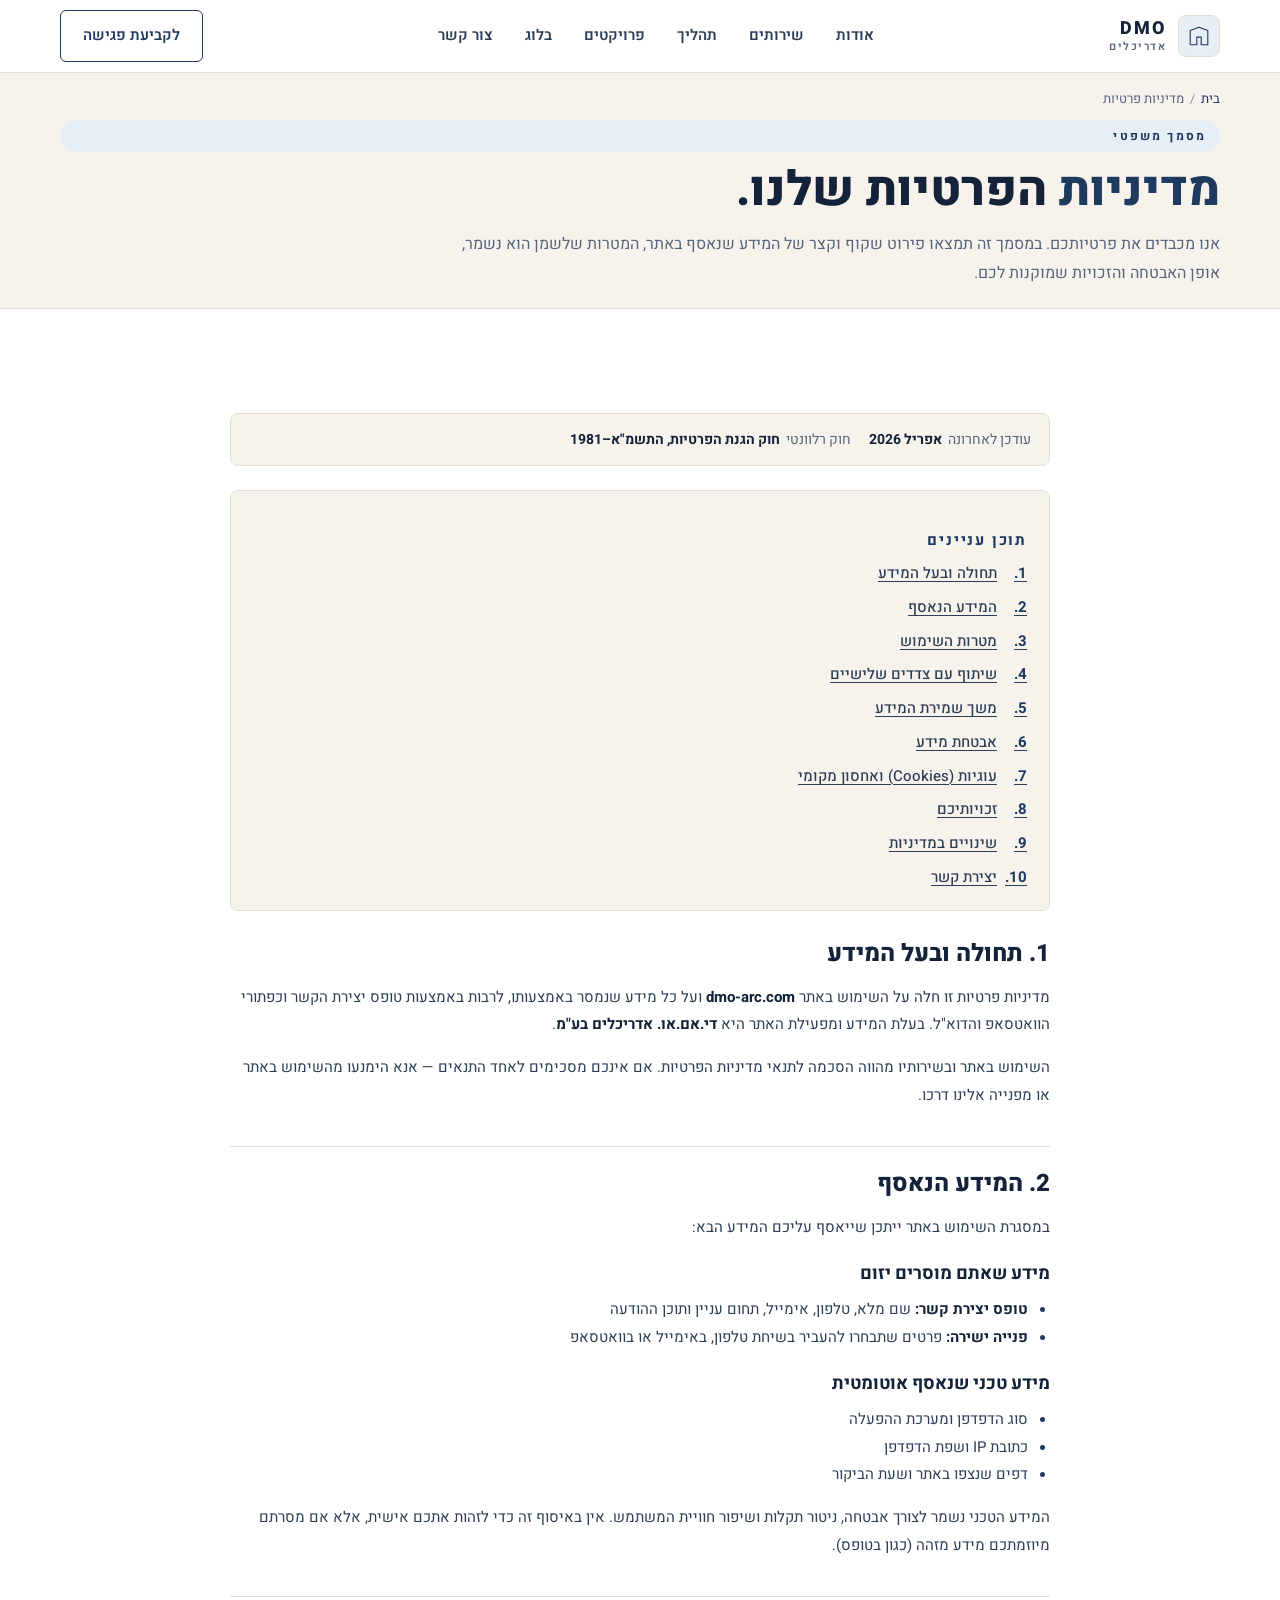
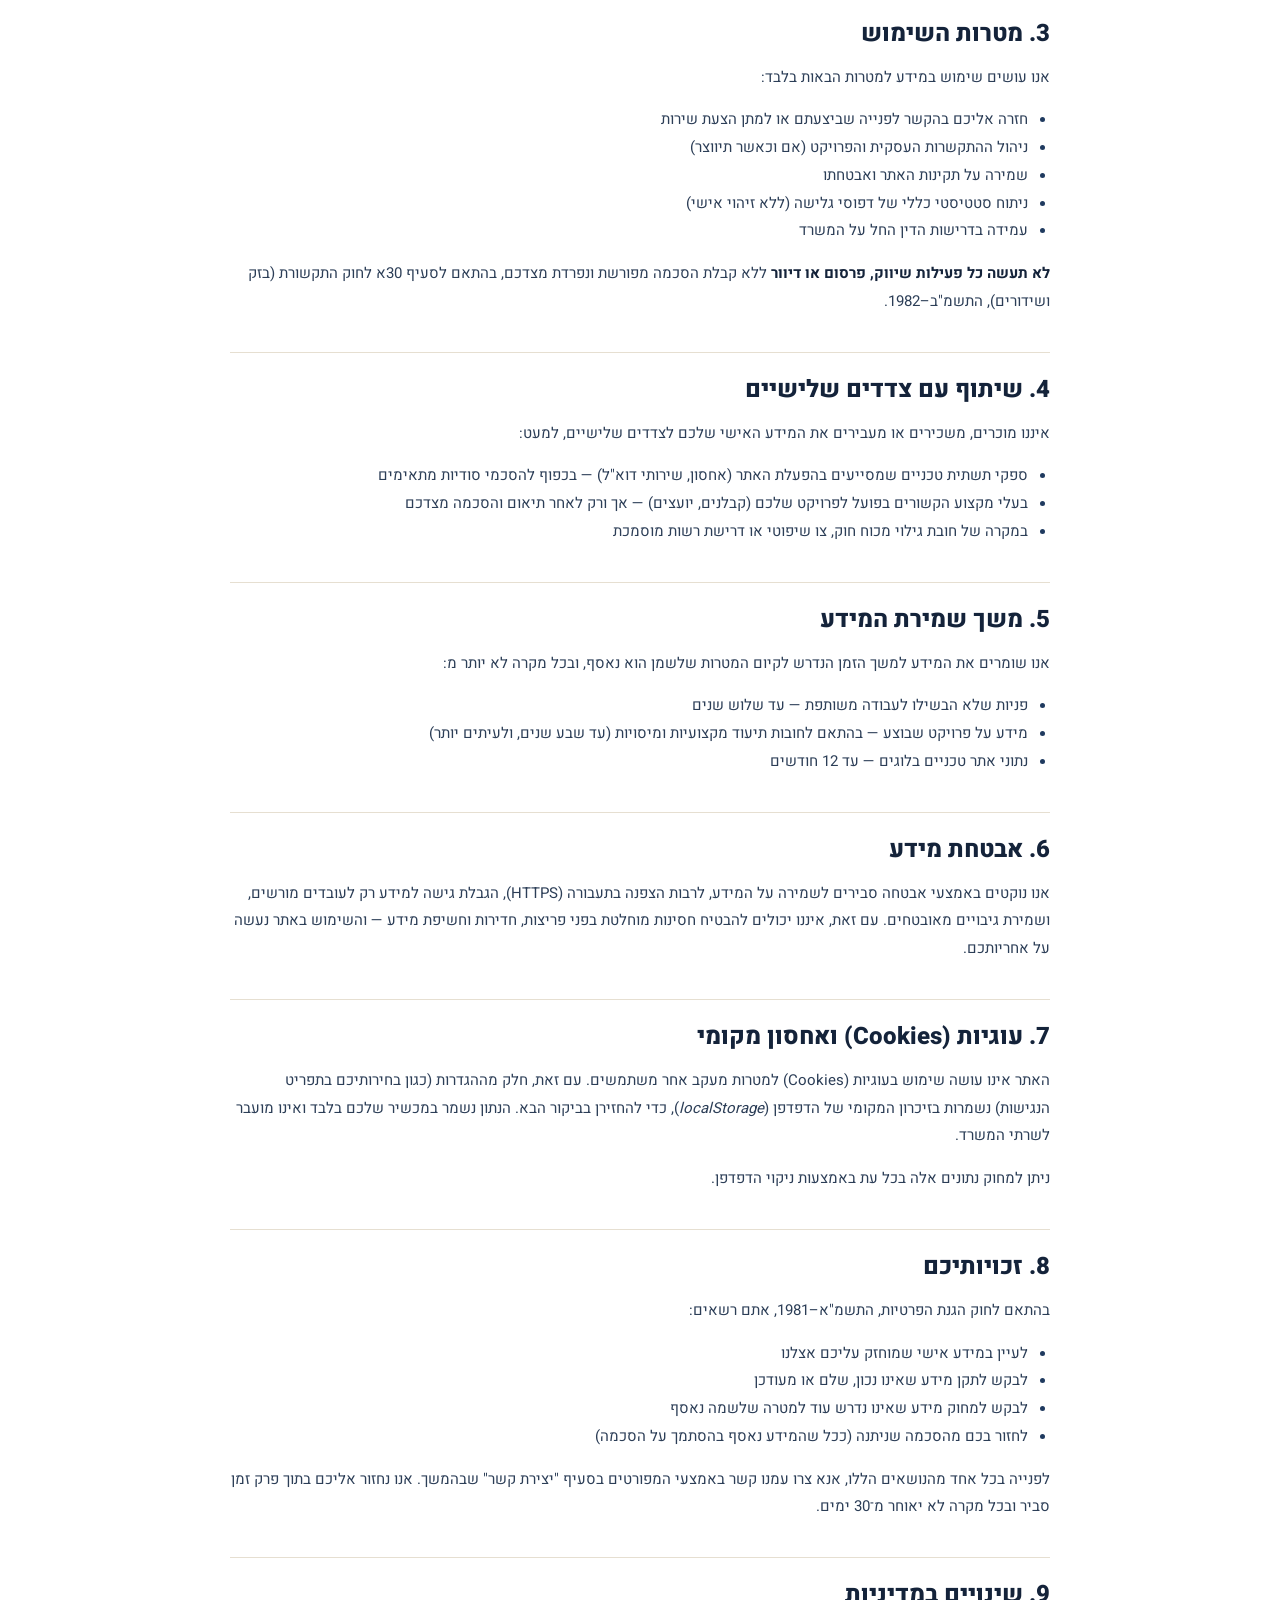
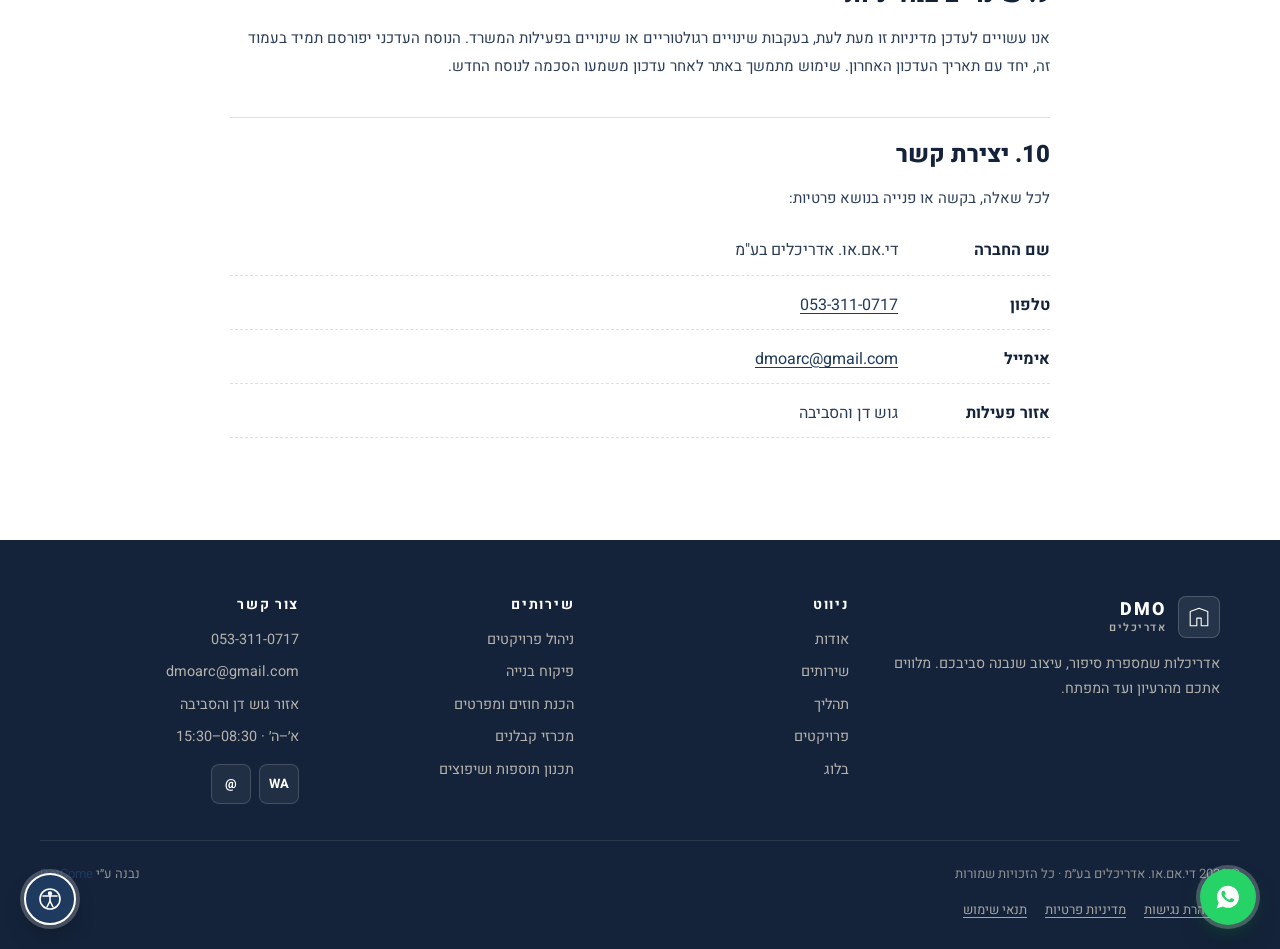
<file: privacy.html>
<!DOCTYPE html>
<html lang="he" dir="rtl">
<head>
  <meta charset="UTF-8" />
  <meta name="viewport" content="width=device-width, initial-scale=1, viewport-fit=cover" />
  <meta name="theme-color" content="#ffffff" />
  <meta name="color-scheme" content="light" />

  <title>מדיניות פרטיות | די.אם.או. אדריכלים — DMO Architects</title>
  <meta name="description" content="מדיניות הפרטיות של אתר די.אם.או. אדריכלים — אילו נתונים נאספים, מטרות השימוש, אופן השמירה וזכויותיכם." />
  <meta name="robots" content="index,follow" />
  <meta http-equiv="content-language" content="he-IL" />
  <link rel="canonical" href="https://dmo-arc.com/privacy.html" />
  <link rel="alternate" hreflang="he-IL" href="https://dmo-arc.com/privacy.html" />
  <link rel="alternate" hreflang="he" href="https://dmo-arc.com/privacy.html" />
  <link rel="alternate" hreflang="x-default" href="https://dmo-arc.com/privacy.html" />

  <meta property="og:type" content="article" />
  <meta property="og:locale" content="he_IL" />
  <meta property="og:site_name" content="DMO Architects" />
  <meta property="og:title" content="מדיניות פרטיות — DMO אדריכלים" />
  <meta property="og:description" content="מדיניות הפרטיות של אתר די.אם.או. אדריכלים — נתונים, מטרות שימוש וזכויותיכם." />
  <meta property="og:image" content="https://dmo-arc.com/assets/img/staircase.jpg" />
  <meta property="og:url" content="https://dmo-arc.com/privacy.html" />

  <link rel="icon" href="/favicon.ico" sizes="any" />
  <link rel="icon" type="image/png" sizes="32x32" href="/favicon.png" />
  <link rel="icon" type="image/png" sizes="512x512" href="/assets/favicon-512.png" />
  <link rel="apple-touch-icon" href="/assets/favicon-512.png" />
  <link rel="shortcut icon" type="image/x-icon" href="/favicon.ico" />
  <link rel="manifest" href="/site.webmanifest" />
  <meta name="apple-mobile-web-app-title" content="DMO אדריכלים" />
  <meta name="application-name" content="DMO Architects" />

  <link rel="preconnect" href="https://fonts.googleapis.com" />
  <link rel="preconnect" href="https://fonts.gstatic.com" crossorigin />
  <link href="https://fonts.googleapis.com/css2?family=Heebo:wght@300;400;500;600;700;800;900&family=Frank+Ruhl+Libre:wght@400;500;700;900&display=swap" rel="stylesheet" />
  <link rel="stylesheet" href="assets/css/style.css?v=8" />
</head>
<body>
  <a href="#main" class="skip-link">דלג לתוכן הראשי</a>

  <div class="scroll-progress" aria-hidden="true"><span></span></div>

  <header class="header is-scrolled" id="header">
    <div class="container header__row">
      <a href="index.html#top" class="logo" aria-label="די אם או אדריכלים - בית">
        <span class="logo__mark">
          <svg viewBox="0 0 40 40" aria-hidden="true">
            <path d="M4 36 V10 L20 4 L36 10 V36 H24 V22 H16 V36 Z" fill="none" stroke="currentColor" stroke-width="2" stroke-linejoin="round"/>
          </svg>
        </span>
        <span class="logo__text"><strong>DMO</strong><em>אדריכלים</em></span>
      </a>

      <nav class="nav" aria-label="ניווט ראשי">
        <ul class="nav__list">
          <li><a href="index.html#about">אודות</a></li>
          <li><a href="index.html#services">שירותים</a></li>
          <li><a href="index.html#process">תהליך</a></li>
          <li><a href="projects.html">פרויקטים</a></li>
          <li><a href="blog/">בלוג</a></li>
          <li><a href="index.html#contact">צור קשר</a></li>
        </ul>
      </nav>

      <a href="index.html#contact" class="btn btn--ghost header__cta">לקביעת פגישה</a>

      <button class="menu-toggle" aria-label="פתח תפריט" aria-expanded="false" aria-controls="mobile-nav">
        <span></span><span></span><span></span>
      </button>
    </div>

    <div class="mobile-nav" id="mobile-nav" hidden>
      <ul>
        <li><a href="index.html#about">אודות</a></li>
        <li><a href="index.html#services">שירותים</a></li>
        <li><a href="index.html#process">תהליך</a></li>
        <li><a href="projects.html">פרויקטים</a></li>
        <li><a href="blog/">בלוג</a></li>
        <li><a href="index.html#contact">צור קשר</a></li>
      </ul>
      <a href="tel:+972533110717" class="btn btn--primary btn--block">התקשרו עכשיו</a>
    </div>
  </header>

  <main id="main">

    <section class="subhero">
      <div class="container subhero__inner">
        <nav class="crumbs" aria-label="פירורי לחם">
          <a href="index.html">בית</a>
          <span class="sep">/</span>
          <span aria-current="page">מדיניות פרטיות</span>
        </nav>
        <span class="eyebrow">מסמך משפטי</span>
        <h1>
          <span class="is-serif is-accent">מדיניות</span>
          הפרטיות שלנו.
        </h1>
        <p>
          אנו מכבדים את פרטיותכם. במסמך זה תמצאו פירוט שקוף וקצר של המידע שנאסף באתר,
          המטרות שלשמן הוא נשמר, אופן האבטחה והזכויות שמוקנות לכם.
        </p>
      </div>
    </section>

    <section class="legal section">
      <div class="container">
        <article class="legal-prose">
          <div class="legal-meta">
            <span>עודכן לאחרונה<strong>אפריל 2026</strong></span>
            <span>חוק רלוונטי<strong>חוק הגנת הפרטיות, התשמ"א–1981</strong></span>
          </div>

          <nav class="legal-toc" aria-label="תוכן עניינים">
            <h3>תוכן עניינים</h3>
            <ol>
              <li><a href="#scope">תחולה ובעל המידע</a></li>
              <li><a href="#what">המידע הנאסף</a></li>
              <li><a href="#purpose">מטרות השימוש</a></li>
              <li><a href="#share">שיתוף עם צדדים שלישיים</a></li>
              <li><a href="#retention">משך שמירת המידע</a></li>
              <li><a href="#security">אבטחת מידע</a></li>
              <li><a href="#cookies">עוגיות (Cookies) ואחסון מקומי</a></li>
              <li><a href="#rights">זכויותיכם</a></li>
              <li><a href="#changes">שינויים במדיניות</a></li>
              <li><a href="#contact">יצירת קשר</a></li>
            </ol>
          </nav>

          <h2 id="scope">1. תחולה ובעל המידע</h2>
          <p>
            מדיניות פרטיות זו חלה על השימוש באתר <strong>dmo-arc.com</strong> ועל כל מידע שנמסר באמצעותו,
            לרבות באמצעות טופס יצירת הקשר וכפתורי הוואטסאפ והדוא"ל. בעלת המידע ומפעילת האתר היא
            <strong>די.אם.או. אדריכלים בע"מ</strong>.
          </p>
          <p>
            השימוש באתר ובשירותיו מהווה הסכמה לתנאי מדיניות הפרטיות. אם אינכם מסכימים לאחד התנאים —
            אנא הימנעו מהשימוש באתר או מפנייה אלינו דרכו.
          </p>

          <h2 id="what">2. המידע הנאסף</h2>
          <p>במסגרת השימוש באתר ייתכן שייאסף עליכם המידע הבא:</p>
          <h3>מידע שאתם מוסרים יזום</h3>
          <ul>
            <li><strong>טופס יצירת קשר:</strong> שם מלא, טלפון, אימייל, תחום עניין ותוכן ההודעה</li>
            <li><strong>פנייה ישירה:</strong> פרטים שתבחרו להעביר בשיחת טלפון, באימייל או בוואטסאפ</li>
          </ul>
          <h3>מידע טכני שנאסף אוטומטית</h3>
          <ul>
            <li>סוג הדפדפן ומערכת ההפעלה</li>
            <li>כתובת IP ושפת הדפדפן</li>
            <li>דפים שנצפו באתר ושעת הביקור</li>
          </ul>
          <p>
            המידע הטכני נשמר לצורך אבטחה, ניטור תקלות ושיפור חוויית המשתמש. אין באיסוף זה
            כדי לזהות אתכם אישית, אלא אם מסרתם מיוזמתכם מידע מזהה (כגון בטופס).
          </p>

          <h2 id="purpose">3. מטרות השימוש</h2>
          <p>אנו עושים שימוש במידע למטרות הבאות בלבד:</p>
          <ul>
            <li>חזרה אליכם בהקשר לפנייה שביצעתם או למתן הצעת שירות</li>
            <li>ניהול ההתקשרות העסקית והפרויקט (אם וכאשר תיווצר)</li>
            <li>שמירה על תקינות האתר ואבטחתו</li>
            <li>ניתוח סטטיסטי כללי של דפוסי גלישה (ללא זיהוי אישי)</li>
            <li>עמידה בדרישות הדין החל על המשרד</li>
          </ul>
          <p>
            <strong>לא תעשה כל פעילות שיווק, פרסום או דיוור</strong> ללא קבלת הסכמה מפורשת ונפרדת
            מצדכם, בהתאם לסעיף 30א לחוק התקשורת (בזק ושידורים), התשמ"ב–1982.
          </p>

          <h2 id="share">4. שיתוף עם צדדים שלישיים</h2>
          <p>
            איננו מוכרים, משכירים או מעבירים את המידע האישי שלכם לצדדים שלישיים, למעט:
          </p>
          <ul>
            <li>ספקי תשתית טכניים שמסייעים בהפעלת האתר (אחסון, שירותי דוא"ל) — בכפוף להסכמי סודיות מתאימים</li>
            <li>בעלי מקצוע הקשורים בפועל לפרויקט שלכם (קבלנים, יועצים) — אך ורק לאחר תיאום והסכמה מצדכם</li>
            <li>במקרה של חובת גילוי מכוח חוק, צו שיפוטי או דרישת רשות מוסמכת</li>
          </ul>

          <h2 id="retention">5. משך שמירת המידע</h2>
          <p>
            אנו שומרים את המידע למשך הזמן הנדרש לקיום המטרות שלשמן הוא נאסף, ובכל מקרה לא יותר מ:
          </p>
          <ul>
            <li>פניות שלא הבשילו לעבודה משותפת — עד שלוש שנים</li>
            <li>מידע על פרויקט שבוצע — בהתאם לחובות תיעוד מקצועיות ומיסויות (עד שבע שנים, ולעיתים יותר)</li>
            <li>נתוני אתר טכניים בלוגים — עד 12 חודשים</li>
          </ul>

          <h2 id="security">6. אבטחת מידע</h2>
          <p>
            אנו נוקטים באמצעי אבטחה סבירים לשמירה על המידע, לרבות הצפנה בתעבורה (HTTPS), הגבלת גישה
            למידע רק לעובדים מורשים, ושמירת גיבויים מאובטחים. עם זאת, איננו יכולים להבטיח חסינות מוחלטת
            בפני פריצות, חדירות וחשיפת מידע — והשימוש באתר נעשה על אחריותכם.
          </p>

          <h2 id="cookies">7. עוגיות (Cookies) ואחסון מקומי</h2>
          <p>
            האתר אינו עושה שימוש בעוגיות (Cookies) למטרות מעקב אחר משתמשים. עם זאת, חלק מההגדרות
            (כגון בחירותיכם בתפריט הנגישות) נשמרות בזיכרון המקומי של הדפדפן (<em>localStorage</em>),
            כדי להחזירן בביקור הבא. הנתון נשמר במכשיר שלכם בלבד ואינו מועבר לשרתי המשרד.
          </p>
          <p>
            ניתן למחוק נתונים אלה בכל עת באמצעות ניקוי הדפדפן.
          </p>

          <h2 id="rights">8. זכויותיכם</h2>
          <p>בהתאם לחוק הגנת הפרטיות, התשמ"א–1981, אתם רשאים:</p>
          <ul>
            <li>לעיין במידע אישי שמוחזק עליכם אצלנו</li>
            <li>לבקש לתקן מידע שאינו נכון, שלם או מעודכן</li>
            <li>לבקש למחוק מידע שאינו נדרש עוד למטרה שלשמה נאסף</li>
            <li>לחזור בכם מהסכמה שניתנה (ככל שהמידע נאסף בהסתמך על הסכמה)</li>
          </ul>
          <p>
            לפנייה בכל אחד מהנושאים הללו, אנא צרו עמנו קשר באמצעי המפורטים בסעיף "יצירת קשר" שבהמשך.
            אנו נחזור אליכם בתוך פרק זמן סביר ובכל מקרה לא יאוחר מ־30 ימים.
          </p>

          <h2 id="changes">9. שינויים במדיניות</h2>
          <p>
            אנו עשויים לעדכן מדיניות זו מעת לעת, בעקבות שינויים רגולטוריים או שינויים בפעילות המשרד.
            הנוסח העדכני יפורסם תמיד בעמוד זה, יחד עם תאריך העדכון האחרון. שימוש מתמשך באתר לאחר
            עדכון משמעו הסכמה לנוסח החדש.
          </p>

          <h2 id="contact">10. יצירת קשר</h2>
          <p>
            לכל שאלה, בקשה או פנייה בנושא פרטיות:
          </p>
          <dl>
            <div>
              <dt>שם החברה</dt>
              <dd>די.אם.או. אדריכלים בע"מ</dd>
            </div>
            <div>
              <dt>טלפון</dt>
              <dd><a href="tel:+972533110717" dir="ltr">053-311-0717</a></dd>
            </div>
            <div>
              <dt>אימייל</dt>
              <dd><a href="mailto:dmoarc@gmail.com">dmoarc@gmail.com</a></dd>
            </div>
            <div>
              <dt>אזור פעילות</dt>
              <dd>גוש דן והסביבה</dd>
            </div>
          </dl>
        </article>
      </div>
    </section>
  </main>

  <footer class="footer" role="contentinfo">
    <div class="container footer__grid">
      <div class="footer__brand">
        <a href="index.html#top" class="logo logo--light">
          <span class="logo__mark">
            <svg viewBox="0 0 40 40" aria-hidden="true">
              <path d="M4 36 V10 L20 4 L36 10 V36 H24 V22 H16 V36 Z" fill="none" stroke="currentColor" stroke-width="2" stroke-linejoin="round"/>
            </svg>
          </span>
          <span class="logo__text"><strong>DMO</strong><em>אדריכלים</em></span>
        </a>
        <p>אדריכלות שמספרת סיפור, עיצוב שנבנה סביבכם. מלווים אתכם מהרעיון ועד המפתח.</p>
      </div>

      <div>
        <h4>ניווט</h4>
        <ul class="footer__links">
          <li><a href="index.html#about">אודות</a></li>
          <li><a href="index.html#services">שירותים</a></li>
          <li><a href="index.html#process">תהליך</a></li>
          <li><a href="projects.html">פרויקטים</a></li>
          <li><a href="blog/">בלוג</a></li>
        </ul>
      </div>

      <div>
        <h4>שירותים</h4>
        <ul class="footer__links">
          <li>ניהול פרויקטים</li>
          <li>פיקוח בנייה</li>
          <li>הכנת חוזים ומפרטים</li>
          <li>מכרזי קבלנים</li>
          <li>תכנון תוספות ושיפוצים</li>
        </ul>
      </div>

      <div>
        <h4>צור קשר</h4>
        <ul class="footer__links">
          <li><a href="tel:+972533110717" dir="ltr">053-311-0717</a></li>
          <li><a href="mailto:dmoarc@gmail.com">dmoarc@gmail.com</a></li>
          <li>אזור גוש דן והסביבה</li>
          <li>א׳–ה׳ · 08:30–15:30</li>
        </ul>
        <div class="contact__social footer__social">
          <a href="https://wa.me/972533110717" target="_blank" rel="noopener" aria-label="וואטסאפ">WA</a>
          <a href="mailto:dmoarc@gmail.com" aria-label="אימייל">@</a>
        </div>
      </div>
    </div>

    <div class="footer__bottom container">
      <span>© <span id="year"></span> די.אם.או. אדריכלים בע״מ · כל הזכויות שמורות</span>
      <span>נבנה ע״י <a href="https://dotcome.co.il" target="_blank" rel="noopener">DotCome</a></span>
    </div>
    <div class="container footer__legal">
      <a href="accessibility.html">הצהרת נגישות</a>
      <a href="privacy.html" aria-current="page">מדיניות פרטיות</a>
      <a href="terms.html">תנאי שימוש</a>
    </div>
  </footer>

  <a href="https://wa.me/972533110717?text=%D7%94%D7%99%2C%20%D7%90%D7%A9%D7%9E%D7%97%20%D7%9C%D7%A9%D7%9E%D7%95%D7%A2%20%D7%A2%D7%95%D7%93%20%D7%A2%D7%9C%20%D7%94%D7%A9%D7%99%D7%A8%D7%95%D7%AA%D7%99%D7%9D" target="_blank" rel="noopener" class="wa" aria-label="פתיחת שיחה בוואטסאפ">
    <span class="wa__pulse" aria-hidden="true"></span>
    <svg viewBox="0 0 32 32" aria-hidden="true">
      <path fill="#fff" d="M16 3C9 3 3.5 8.5 3.5 15.5c0 2.5.7 4.8 1.9 6.8L3 29l6.9-2.2c2 1 4.2 1.6 6.1 1.6 7 0 12.5-5.5 12.5-12.5S23 3 16 3zm6.6 17.4c-.3.8-1.6 1.5-2.3 1.6-.6.1-1.4.1-2.2-.1-.5-.2-1.2-.4-2.1-.8-3.6-1.5-5.9-5.1-6.1-5.3-.2-.2-1.4-1.9-1.4-3.7 0-1.7.9-2.6 1.2-2.9.3-.3.7-.4 1-.4h.7c.2 0 .5-.1.8.6.3.7 1 2.4 1.1 2.6.1.2.1.4 0 .6-.1.2-.2.3-.4.5l-.5.6c-.2.2-.4.4-.2.8.2.4 1 1.6 2.1 2.6 1.4 1.2 2.6 1.6 3 1.8.4.2.6.1.8-.1.2-.2.9-1 1.1-1.4.2-.4.4-.3.7-.2.3.1 2 1 2.4 1.2.4.2.6.3.7.4.1.2.1.9-.2 1.6z"/>
    </svg>
    <span class="wa__label">וואטסאפ</span>
  </a>

  <button class="to-top" id="toTop" aria-label="חזרה למעלה">
    <svg viewBox="0 0 24 24" aria-hidden="true"><path d="M6 15l6-6 6 6" fill="none" stroke="currentColor" stroke-width="2" stroke-linecap="round" stroke-linejoin="round"/></svg>
  </button>

  <div class="cursor" aria-hidden="true"></div>

  <script src="assets/js/a11y.js" defer></script>
  <script src="assets/js/main.js" defer></script>
</body>
</html>
</file>
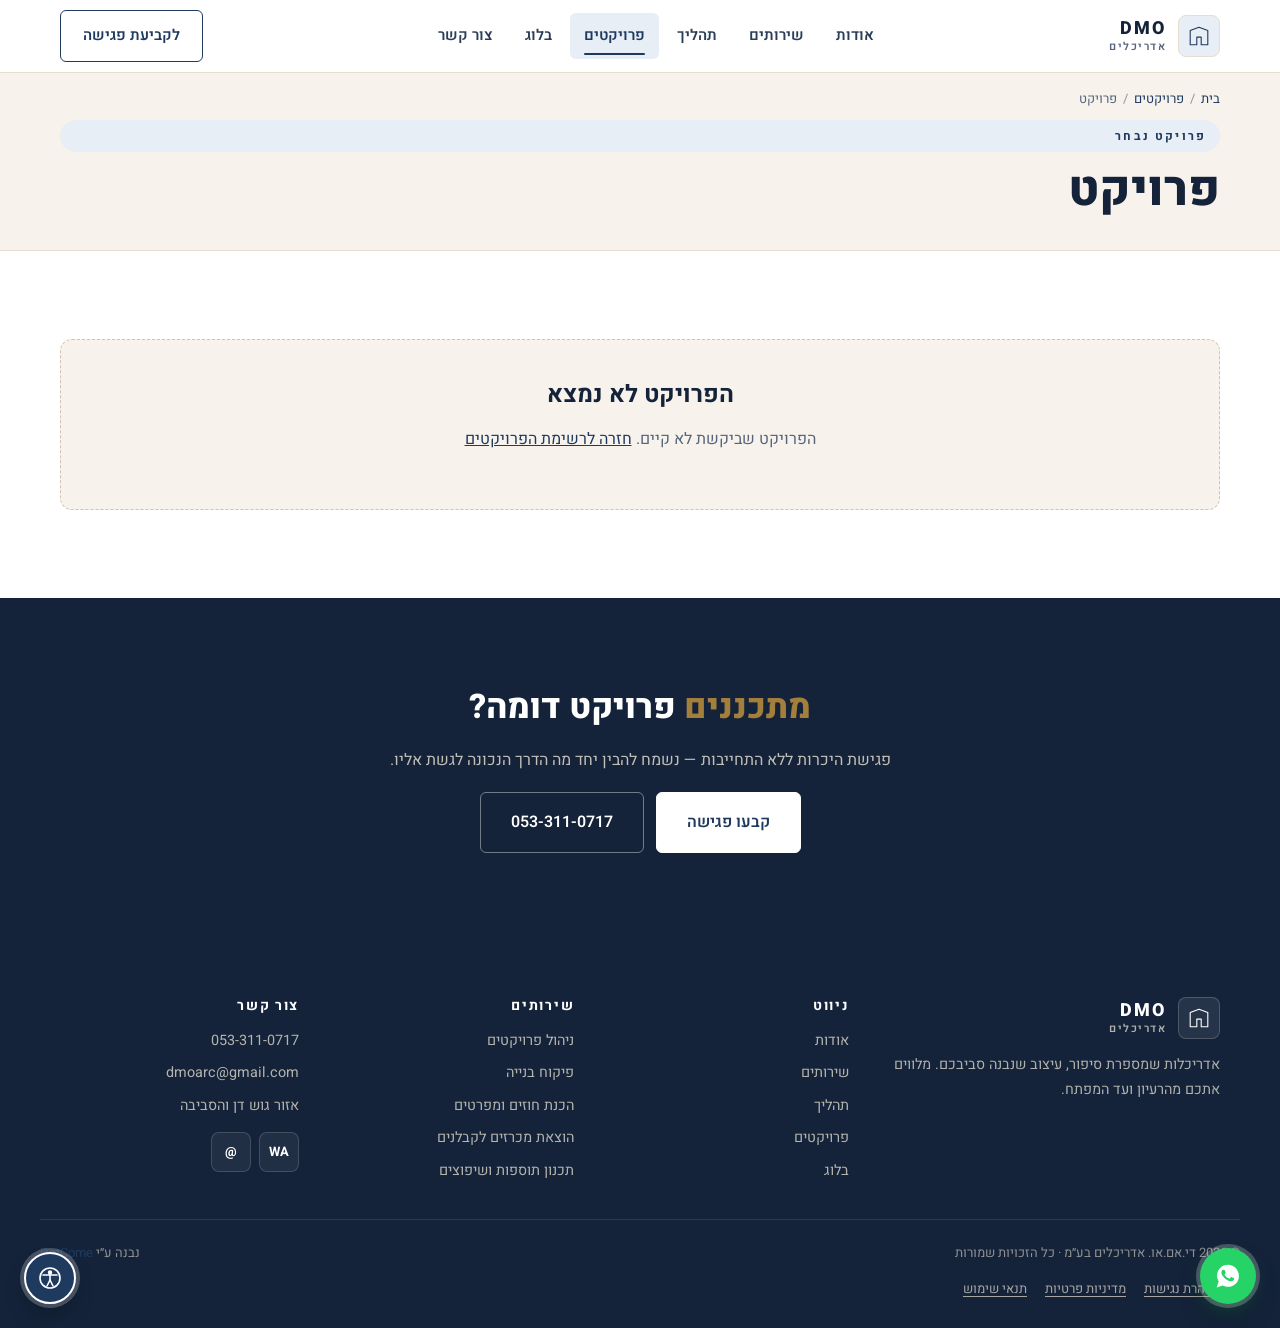
<file: project.html>
<!DOCTYPE html>
<html lang="he" dir="rtl">
<head>
  <meta charset="UTF-8" />
  <meta name="viewport" content="width=device-width, initial-scale=1, viewport-fit=cover" />
  <meta name="theme-color" content="#ffffff" />
  <meta name="color-scheme" content="light" />

  <title>פרויקט | די.אם.או. אדריכלים — DMO Architects</title>
  <meta name="description" content="פרויקט נבחר של משרד די.אם.או. אדריכלים (DMO Architects) — תכנון, ניהול ופיקוח בנייה בגוש דן." />
  <meta name="keywords" content="פרויקט בנייה, פיקוח בנייה, ניהול פרויקט, אדריכלות, DMO Architects, די.אם.או אדריכלים" />
  <meta name="author" content="די.אם.או. אדריכלים — DMO Architects" />
  <meta name="robots" content="index,follow,max-image-preview:large" />
  <meta http-equiv="content-language" content="he-IL" />
  <link rel="canonical" href="https://dmo-arc.com/project.html" />
  <link rel="alternate" hreflang="he-IL" href="https://dmo-arc.com/project.html" />
  <link rel="alternate" hreflang="he" href="https://dmo-arc.com/project.html" />
  <link rel="alternate" hreflang="x-default" href="https://dmo-arc.com/project.html" />

  <meta property="og:type" content="article" />
  <meta property="og:locale" content="he_IL" />
  <meta property="og:site_name" content="DMO Architects · די.אם.או. אדריכלים" />
  <meta property="og:title" content="פרויקט — DMO אדריכלים" />
  <meta property="og:description" content="פרויקט נבחר של משרד DMO אדריכלים — תכנון, ניהול ופיקוח." />
  <meta property="og:image" content="https://dmo-arc.com/assets/img/staircase.jpg" />
  <meta property="og:image:width" content="1200" />
  <meta property="og:image:height" content="630" />
  <meta property="og:image:alt" content="פרויקט נבחר של DMO אדריכלים" />
  <meta name="twitter:card" content="summary_large_image" />
  <meta name="twitter:title" content="פרויקט — DMO אדריכלים" />
  <meta name="twitter:description" content="פרויקט נבחר של משרד DMO אדריכלים." />
  <meta name="twitter:image" content="https://dmo-arc.com/assets/img/staircase.jpg" />

  <script type="application/ld+json">
  {
    "@context": "https://schema.org",
    "@type": "BreadcrumbList",
    "itemListElement": [
      {"@type": "ListItem", "position": 1, "name": "בית", "item": "https://dmo-arc.com/"},
      {"@type": "ListItem", "position": 2, "name": "פרויקטים", "item": "https://dmo-arc.com/projects.html"},
      {"@type": "ListItem", "position": 3, "name": "פרויקט"}
    ]
  }
  </script>

  <link rel="icon" href="/favicon.ico" sizes="any" />
  <link rel="icon" type="image/png" sizes="32x32" href="/favicon.png" />
  <link rel="icon" type="image/png" sizes="512x512" href="/assets/favicon-512.png" />
  <link rel="icon" type="image/png" sizes="192x192" href="/assets/favicon-512.png" />
  <link rel="apple-touch-icon" href="/assets/favicon-512.png" />
  <link rel="apple-touch-icon" sizes="180x180" href="/assets/favicon-512.png" />
  <link rel="shortcut icon" type="image/x-icon" href="/favicon.ico" />
  <link rel="manifest" href="/site.webmanifest" />
  <meta name="apple-mobile-web-app-title" content="DMO אדריכלים" />
  <meta name="application-name" content="DMO Architects" />

  <link rel="preconnect" href="https://fonts.googleapis.com" />
  <link rel="preconnect" href="https://fonts.gstatic.com" crossorigin />
  <link href="https://fonts.googleapis.com/css2?family=Heebo:wght@300;400;500;600;700;800;900&family=Frank+Ruhl+Libre:wght@400;500;700;900&display=swap" rel="stylesheet" />
  <link rel="stylesheet" href="assets/css/style.css?v=8" />
</head>
<body>
  <a href="#main" class="skip-link">דלג לתוכן הראשי</a>

  <div class="scroll-progress" aria-hidden="true"><span></span></div>

  <header class="header is-scrolled" id="header">
    <div class="container header__row">
      <a href="index.html#top" class="logo" aria-label="די אם או אדריכלים - בית">
        <span class="logo__mark">
          <svg viewBox="0 0 40 40" aria-hidden="true">
            <path d="M4 36 V10 L20 4 L36 10 V36 H24 V22 H16 V36 Z" fill="none" stroke="currentColor" stroke-width="2" stroke-linejoin="round"/>
          </svg>
        </span>
        <span class="logo__text">
          <strong>DMO</strong>
          <em>אדריכלים</em>
        </span>
      </a>

      <nav class="nav" aria-label="ניווט ראשי">
        <ul class="nav__list">
          <li><a href="index.html#about">אודות</a></li>
          <li><a href="index.html#services">שירותים</a></li>
          <li><a href="index.html#process">תהליך</a></li>
          <li><a href="projects.html" class="is-active" aria-current="page">פרויקטים</a></li>
          <li><a href="blog/">בלוג</a></li>
          <li><a href="index.html#contact">צור קשר</a></li>
        </ul>
      </nav>

      <a href="index.html#contact" class="btn btn--ghost header__cta">לקביעת פגישה</a>

      <button class="menu-toggle" aria-label="פתח תפריט" aria-expanded="false" aria-controls="mobile-nav">
        <span></span><span></span><span></span>
      </button>
    </div>

    <div class="mobile-nav" id="mobile-nav" hidden>
      <ul>
        <li><a href="index.html#about">אודות</a></li>
        <li><a href="index.html#services">שירותים</a></li>
        <li><a href="index.html#process">תהליך</a></li>
        <li><a href="projects.html" aria-current="page">פרויקטים</a></li>
        <li><a href="blog/">בלוג</a></li>
        <li><a href="index.html#contact">צור קשר</a></li>
      </ul>
      <a href="tel:+972533110717" class="btn btn--primary btn--block">התקשרו עכשיו</a>
    </div>
  </header>

  <main id="main">

    <!-- Sub-hero -->
    <section class="subhero">
      <div class="container subhero__inner">
        <nav class="crumbs" aria-label="פירורי לחם">
          <a href="index.html">בית</a>
          <span class="sep">/</span>
          <a href="projects.html">פרויקטים</a>
          <span class="sep">/</span>
          <span aria-current="page" id="crumbCurrent">פרויקט</span>
        </nav>
        <span class="eyebrow" id="projectEyebrow">פרויקט נבחר</span>
        <h1 id="projectTitle">פרויקט</h1>
        <p id="projectSummary"></p>
      </div>
    </section>

    <!-- Project body -->
    <section class="project-detail section">
      <div class="container">
        <div id="projectContainer">
          <!-- populated by project-page.js -->
        </div>
      </div>
    </section>

    <!-- CTA -->
    <section class="cta section" aria-label="צרו קשר">
      <div class="container cta__wrap" data-reveal="up">
        <h2 class="cta__title">
          <span class="is-serif">מתכננים</span>
          פרויקט דומה?
        </h2>
        <p>פגישת היכרות ללא התחייבות — נשמח להבין יחד מה הדרך הנכונה לגשת אליו.</p>
        <div class="cta__buttons">
          <a href="index.html#contact" class="btn btn--primary btn--lg">קבעו פגישה</a>
          <a href="tel:+972533110717" class="btn btn--ghost btn--lg">053-311-0717</a>
        </div>
      </div>
    </section>
  </main>

  <!-- Lightbox -->
  <div class="lightbox" id="lightbox" role="dialog" aria-modal="true" aria-label="גלריית תמונות" aria-hidden="true">
    <button class="lightbox__close" id="lbClose" aria-label="סגירה">
      <svg viewBox="0 0 24 24" fill="none" stroke="currentColor" stroke-width="2" stroke-linecap="round" stroke-linejoin="round" aria-hidden="true"><path d="M18 6L6 18"/><path d="M6 6l12 12"/></svg>
    </button>
    <div class="lightbox__stage">
      <button class="lightbox__btn lightbox__btn--prev" id="lbPrev" aria-label="תמונה קודמת">
        <svg viewBox="0 0 24 24" fill="none" stroke="currentColor" stroke-width="2" stroke-linecap="round" stroke-linejoin="round" aria-hidden="true"><path d="M9 18l6-6-6-6"/></svg>
      </button>
      <img class="lightbox__img" id="lbImg" alt="" />
      <button class="lightbox__btn lightbox__btn--next" id="lbNext" aria-label="תמונה הבאה">
        <svg viewBox="0 0 24 24" fill="none" stroke="currentColor" stroke-width="2" stroke-linecap="round" stroke-linejoin="round" aria-hidden="true"><path d="M15 18l-6-6 6-6"/></svg>
      </button>
    </div>
    <div class="lightbox__counter" id="lbCounter">1 / 1</div>
  </div>

  <!-- FOOTER -->
  <footer class="footer" role="contentinfo">
    <div class="container footer__grid">
      <div class="footer__brand">
        <a href="index.html#top" class="logo logo--light">
          <span class="logo__mark">
            <svg viewBox="0 0 40 40" aria-hidden="true">
              <path d="M4 36 V10 L20 4 L36 10 V36 H24 V22 H16 V36 Z" fill="none" stroke="currentColor" stroke-width="2" stroke-linejoin="round"/>
            </svg>
          </span>
          <span class="logo__text"><strong>DMO</strong><em>אדריכלים</em></span>
        </a>
        <p>אדריכלות שמספרת סיפור, עיצוב שנבנה סביבכם. מלווים אתכם מהרעיון ועד המפתח.</p>
      </div>

      <div>
        <h4>ניווט</h4>
        <ul class="footer__links">
          <li><a href="index.html#about">אודות</a></li>
          <li><a href="index.html#services">שירותים</a></li>
          <li><a href="index.html#process">תהליך</a></li>
          <li><a href="projects.html">פרויקטים</a></li>
          <li><a href="blog/">בלוג</a></li>
        </ul>
      </div>

      <div>
        <h4>שירותים</h4>
        <ul class="footer__links">
          <li>ניהול פרויקטים</li>
          <li>פיקוח בנייה</li>
          <li>הכנת חוזים ומפרטים</li>
          <li>הוצאת מכרזים לקבלנים</li>
          <li>תכנון תוספות ושיפוצים</li>
        </ul>
      </div>

      <div>
        <h4>צור קשר</h4>
        <ul class="footer__links">
          <li><a href="tel:+972533110717" dir="ltr">053-311-0717</a></li>
          <li><a href="mailto:dmoarc@gmail.com">dmoarc@gmail.com</a></li>
          <li>אזור גוש דן והסביבה</li>
        </ul>
        <div class="contact__social footer__social">
          <a href="https://wa.me/972533110717" target="_blank" rel="noopener" aria-label="וואטסאפ">WA</a>
          <a href="mailto:dmoarc@gmail.com" aria-label="אימייל">@</a>
        </div>
      </div>
    </div>

    <div class="footer__bottom container">
      <span>© <span id="year"></span> די.אם.או. אדריכלים בע״מ · כל הזכויות שמורות</span>
      <span>נבנה ע״י <a href="https://dotcome.co.il" target="_blank" rel="noopener">DotCome</a></span>
    </div>
    <div class="container footer__legal">
      <a href="accessibility.html">הצהרת נגישות</a>
      <a href="privacy.html">מדיניות פרטיות</a>
      <a href="terms.html">תנאי שימוש</a>
    </div>
  </footer>

  <a href="https://wa.me/972533110717?text=%D7%94%D7%99%2C%20%D7%A8%D7%90%D7%99%D7%AA%D7%99%20%D7%90%D7%AA%20%D7%94%D7%A4%D7%A8%D7%95%D7%99%D7%A7%D7%98%D7%99%D7%9D%20%D7%91%D7%90%D7%AA%D7%A8%20%D7%95%D7%90%D7%A9%D7%9E%D7%97%20%D7%9C%D7%A4%D7%A8%D7%98%D7%99%D7%9D" target="_blank" rel="noopener" class="wa" aria-label="פתיחת שיחה בוואטסאפ">
    <span class="wa__pulse" aria-hidden="true"></span>
    <svg viewBox="0 0 32 32" aria-hidden="true">
      <path fill="#fff" d="M16 3C9 3 3.5 8.5 3.5 15.5c0 2.5.7 4.8 1.9 6.8L3 29l6.9-2.2c2 1 4.2 1.6 6.1 1.6 7 0 12.5-5.5 12.5-12.5S23 3 16 3zm6.6 17.4c-.3.8-1.6 1.5-2.3 1.6-.6.1-1.4.1-2.2-.1-.5-.2-1.2-.4-2.1-.8-3.6-1.5-5.9-5.1-6.1-5.3-.2-.2-1.4-1.9-1.4-3.7 0-1.7.9-2.6 1.2-2.9.3-.3.7-.4 1-.4h.7c.2 0 .5-.1.8.6.3.7 1 2.4 1.1 2.6.1.2.1.4 0 .6-.1.2-.2.3-.4.5l-.5.6c-.2.2-.4.4-.2.8.2.4 1 1.6 2.1 2.6 1.4 1.2 2.6 1.6 3 1.8.4.2.6.1.8-.1.2-.2.9-1 1.1-1.4.2-.4.4-.3.7-.2.3.1 2 1 2.4 1.2.4.2.6.3.7.4.1.2.1.9-.2 1.6z"/>
    </svg>
    <span class="wa__label">וואטסאפ</span>
  </a>

  <button class="to-top" id="toTop" aria-label="חזרה למעלה">
    <svg viewBox="0 0 24 24" aria-hidden="true"><path d="M6 15l6-6 6 6" fill="none" stroke="currentColor" stroke-width="2" stroke-linecap="round" stroke-linejoin="round"/></svg>
  </button>

  <div class="cursor" aria-hidden="true"></div>

  <script src="assets/js/projects-data.js" defer></script>
  <script src="assets/js/projects-page.js" defer></script>
  <script src="assets/js/a11y.js" defer></script>
  <script src="assets/js/main.js" defer></script>
</body>
</html>
</file>
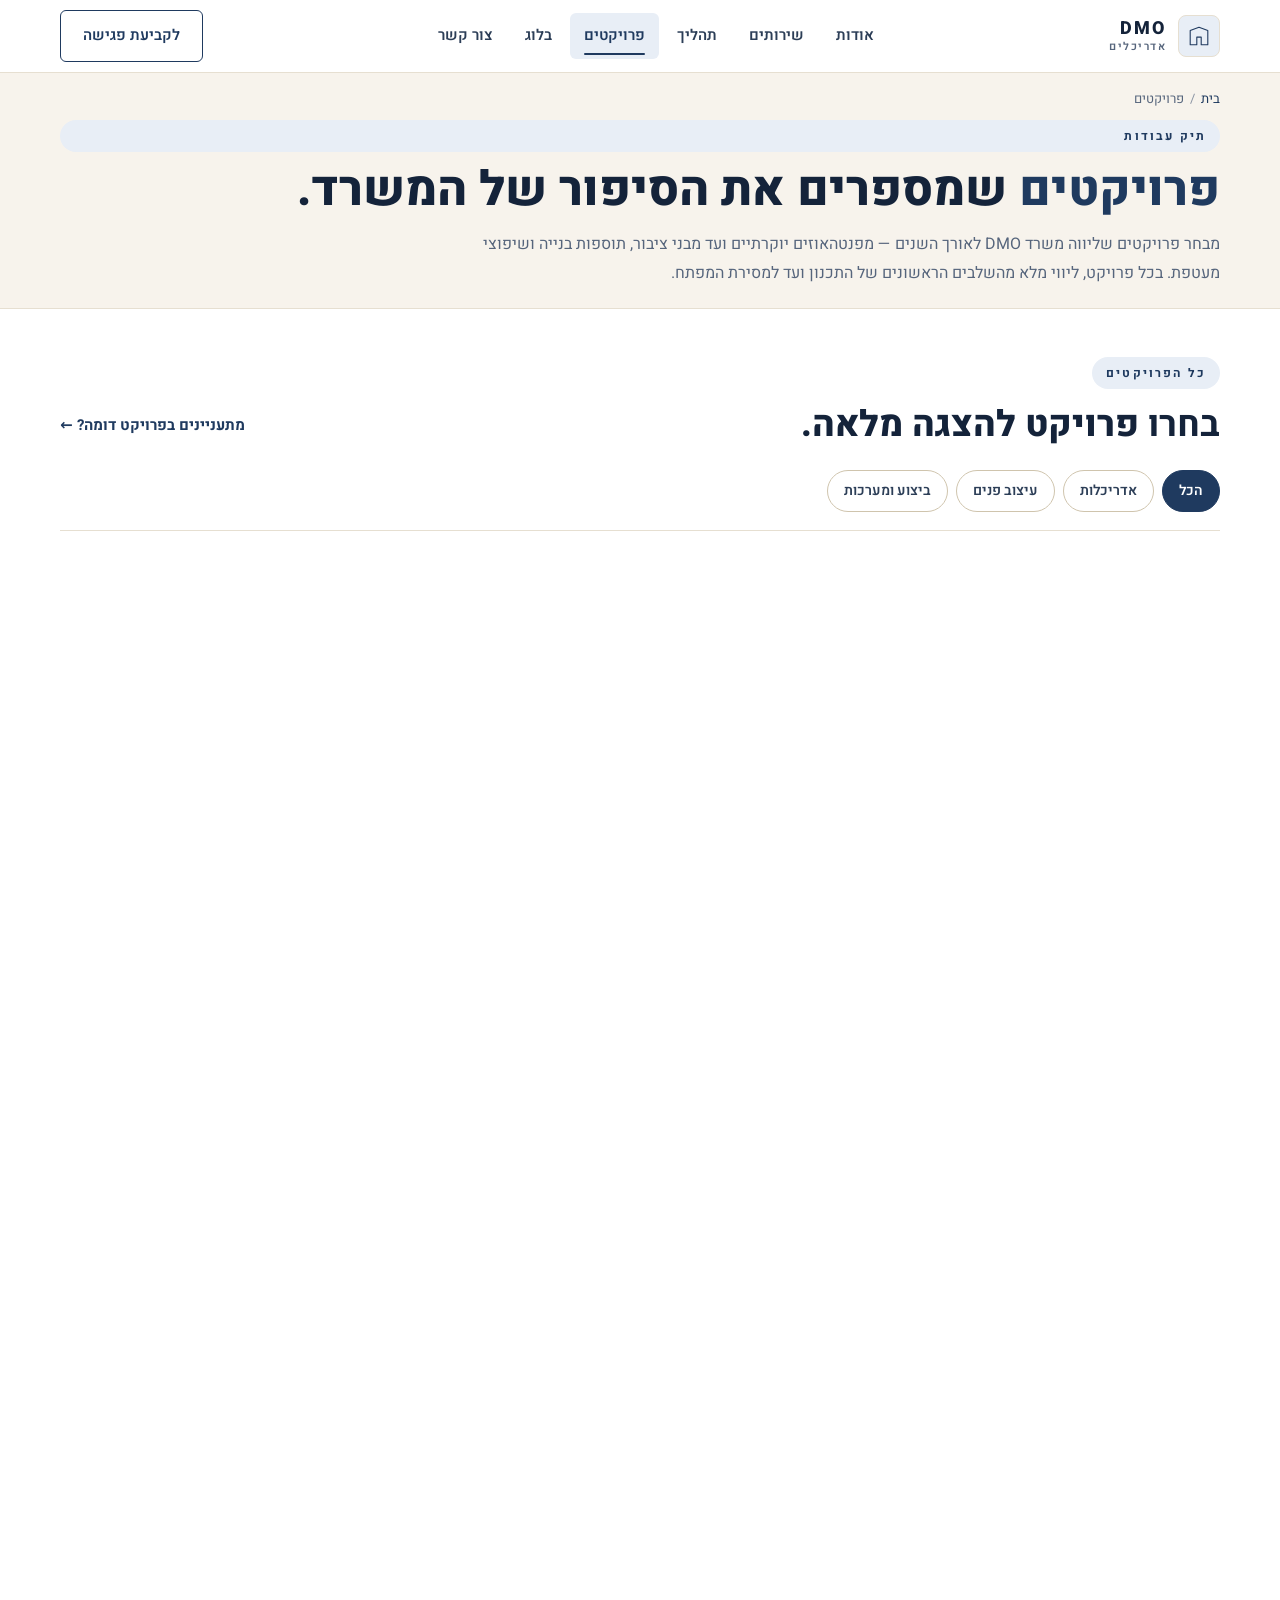
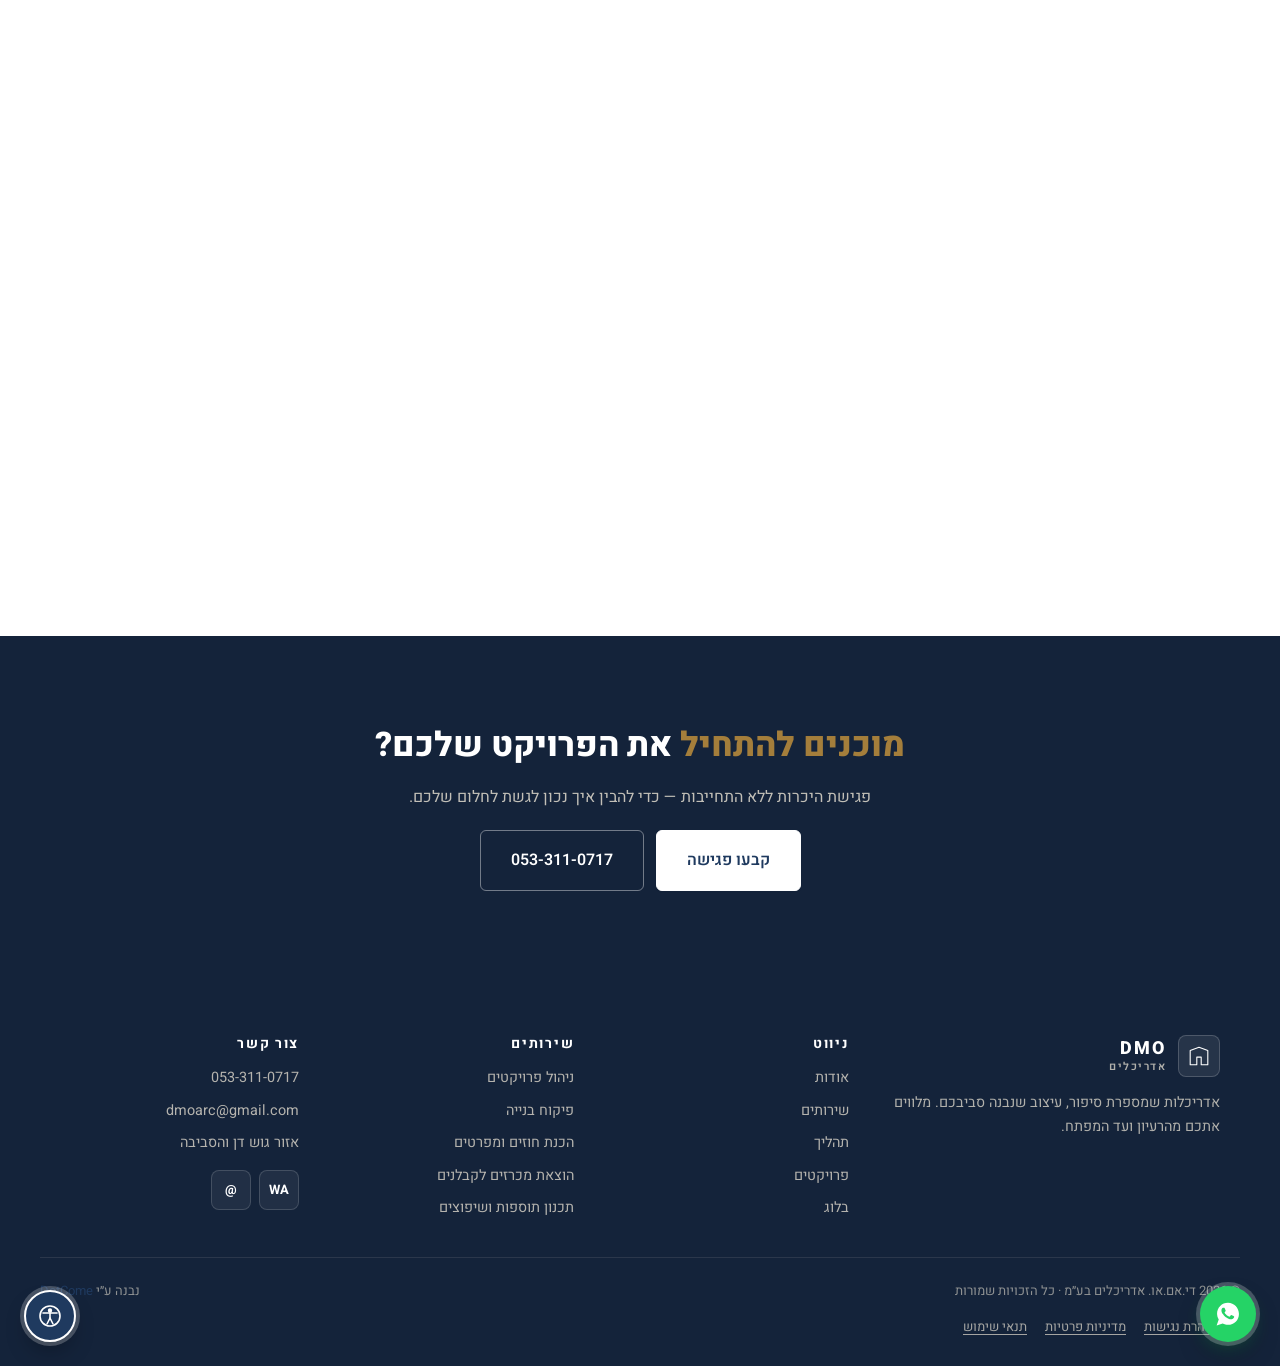
<file: projects.html>
<!DOCTYPE html>
<html lang="he" dir="rtl">
<head>
  <meta charset="UTF-8" />
  <meta name="viewport" content="width=device-width, initial-scale=1, viewport-fit=cover" />
  <meta name="theme-color" content="#ffffff" />
  <meta name="color-scheme" content="light" />

  <title>פרויקטים | די.אם.או. אדריכלים — DMO Architects · בני ברק, אלעד, גוש דן</title>
  <meta name="description" content="גלריית פרויקטים נבחרים של די.אם.או. אדריכלים (DMO Architects) — פנטהאוזים יוקרתיים, מבני ציבור, תוספות בנייה, חיפויי אבן ופיקוח על מערכות. ליווי תכנון, ניהול ופיקוח בבני ברק, אלעד וגוש דן." />
  <meta name="keywords" content="פרויקטים, אדריכלות, פיקוח בנייה, ניהול פרויקטים, פנטהאוז, בני ברק, אלעד, גוש דן, DMO Architects, די.אם.או אדריכלים" />
  <meta name="author" content="די.אם.או. אדריכלים — DMO Architects" />
  <meta name="robots" content="index,follow,max-image-preview:large" />
  <meta name="geo.region" content="IL" />
  <meta name="geo.placename" content="בני ברק, גוש דן" />
  <meta http-equiv="content-language" content="he-IL" />
  <link rel="canonical" href="https://dmo-arc.com/projects.html" />
  <link rel="alternate" hreflang="he-IL" href="https://dmo-arc.com/projects.html" />
  <link rel="alternate" hreflang="he" href="https://dmo-arc.com/projects.html" />
  <link rel="alternate" hreflang="x-default" href="https://dmo-arc.com/projects.html" />

  <meta property="og:type" content="website" />
  <meta property="og:locale" content="he_IL" />
  <meta property="og:site_name" content="DMO Architects · די.אם.או. אדריכלים" />
  <meta property="og:title" content="פרויקטים | די.אם.או. אדריכלים — DMO Architects" />
  <meta property="og:description" content="גלריית פרויקטים נבחרים של DMO אדריכלים — מהתכנון ועד למסירת המפתח. בני ברק · אלעד · גוש דן." />
  <meta property="og:image" content="https://dmo-arc.com/assets/img/staircase.jpg" />
  <meta property="og:image:width" content="1200" />
  <meta property="og:image:height" content="630" />
  <meta property="og:image:alt" content="פרויקטים נבחרים של DMO אדריכלים" />
  <meta property="og:url" content="https://dmo-arc.com/projects.html" />
  <meta name="twitter:card" content="summary_large_image" />
  <meta name="twitter:title" content="פרויקטים — DMO אדריכלים" />
  <meta name="twitter:description" content="גלריית פרויקטים נבחרים של DMO אדריכלים." />
  <meta name="twitter:image" content="https://dmo-arc.com/assets/img/staircase.jpg" />

  <script type="application/ld+json">
  {
    "@context": "https://schema.org",
    "@graph": [
      {
        "@type": "CollectionPage",
        "@id": "https://dmo-arc.com/projects.html#webpage",
        "url": "https://dmo-arc.com/projects.html",
        "name": "פרויקטים | די.אם.או. אדריכלים — DMO Architects",
        "description": "גלריית פרויקטים נבחרים של די.אם.או. אדריכלים — פנטהאוזים, מבני ציבור, תוספות בנייה ושיפוצים בגוש דן.",
        "inLanguage": "he-IL",
        "isPartOf": {"@id": "https://dmo-arc.com/#website"},
        "about": {"@id": "https://dmo-arc.com/#organization"},
        "primaryImageOfPage": "https://dmo-arc.com/assets/img/staircase.jpg",
        "breadcrumb": {"@id": "https://dmo-arc.com/projects.html#breadcrumb"}
      },
      {
        "@type": "BreadcrumbList",
        "@id": "https://dmo-arc.com/projects.html#breadcrumb",
        "itemListElement": [
          {"@type": "ListItem", "position": 1, "name": "בית", "item": "https://dmo-arc.com/"},
          {"@type": "ListItem", "position": 2, "name": "פרויקטים", "item": "https://dmo-arc.com/projects.html"}
        ]
      },
      {
        "@type": "ItemList",
        "@id": "https://dmo-arc.com/projects.html#itemlist",
        "name": "פרויקטים נבחרים — DMO Architects",
        "itemListOrder": "https://schema.org/ItemListOrderDescending",
        "numberOfItems": 7,
        "itemListElement": [
          {"@type": "ListItem", "position": 1, "url": "https://dmo-arc.com/project.html?id=penthouse-elad",         "name": "פנטהאוז יוקרה — אלעד"},
          {"@type": "ListItem", "position": 2, "url": "https://dmo-arc.com/project.html?id=penthouse-ben-david",    "name": "הרחבת פנטהאוז בן דוד — בני ברק"},
          {"@type": "ListItem", "position": 3, "url": "https://dmo-arc.com/project.html?id=wing-addition-elad",     "name": "תוספת אגף ושתי קומות — אלעד"},
          {"@type": "ListItem", "position": 4, "url": "https://dmo-arc.com/project.html?id=school-maimon",          "name": "בית ספר רחוב מימון — בני ברק"},
          {"@type": "ListItem", "position": 5, "url": "https://dmo-arc.com/project.html?id=stone-cladding-bnei-brak","name": "חיפוי אבן ירושלמית — בני ברק"},
          {"@type": "ListItem", "position": 6, "url": "https://dmo-arc.com/project.html?id=electrical-plumbing",    "name": "פיקוח על מערכות חשמל ואינסטלציה"},
          {"@type": "ListItem", "position": 7, "url": "https://dmo-arc.com/project.html?id=various-buildings",      "name": "בנייני מגורים נבחרים"}
        ]
      }
    ]
  }
  </script>

  <link rel="icon" href="/favicon.ico" sizes="any" />
  <link rel="icon" type="image/png" sizes="32x32" href="/favicon.png" />
  <link rel="icon" type="image/png" sizes="512x512" href="/assets/favicon-512.png" />
  <link rel="icon" type="image/png" sizes="192x192" href="/assets/favicon-512.png" />
  <link rel="apple-touch-icon" href="/assets/favicon-512.png" />
  <link rel="apple-touch-icon" sizes="180x180" href="/assets/favicon-512.png" />
  <link rel="shortcut icon" type="image/x-icon" href="/favicon.ico" />
  <link rel="manifest" href="/site.webmanifest" />
  <meta name="apple-mobile-web-app-title" content="DMO אדריכלים" />
  <meta name="application-name" content="DMO Architects" />

  <link rel="preconnect" href="https://fonts.googleapis.com" />
  <link rel="preconnect" href="https://fonts.gstatic.com" crossorigin />
  <link href="https://fonts.googleapis.com/css2?family=Heebo:wght@300;400;500;600;700;800;900&family=Frank+Ruhl+Libre:wght@400;500;700;900&display=swap" rel="stylesheet" />
  <link rel="stylesheet" href="assets/css/style.css?v=8" />
</head>
<body>
  <a href="#main" class="skip-link">דלג לתוכן הראשי</a>

  <!-- Scroll progress -->
  <div class="scroll-progress" aria-hidden="true"><span></span></div>

  <!-- Header -->
  <header class="header is-scrolled" id="header">
    <div class="container header__row">
      <a href="index.html#top" class="logo" aria-label="די אם או אדריכלים - בית">
        <span class="logo__mark">
          <svg viewBox="0 0 40 40" aria-hidden="true">
            <path d="M4 36 V10 L20 4 L36 10 V36 H24 V22 H16 V36 Z" fill="none" stroke="currentColor" stroke-width="2" stroke-linejoin="round"/>
          </svg>
        </span>
        <span class="logo__text">
          <strong>DMO</strong>
          <em>אדריכלים</em>
        </span>
      </a>

      <nav class="nav" aria-label="ניווט ראשי">
        <ul class="nav__list">
          <li><a href="index.html#about">אודות</a></li>
          <li><a href="index.html#services">שירותים</a></li>
          <li><a href="index.html#process">תהליך</a></li>
          <li><a href="projects.html" class="is-active" aria-current="page">פרויקטים</a></li>
          <li><a href="blog/">בלוג</a></li>
          <li><a href="index.html#contact">צור קשר</a></li>
        </ul>
      </nav>

      <a href="index.html#contact" class="btn btn--ghost header__cta">לקביעת פגישה</a>

      <button class="menu-toggle" aria-label="פתח תפריט" aria-expanded="false" aria-controls="mobile-nav">
        <span></span><span></span><span></span>
      </button>
    </div>

    <div class="mobile-nav" id="mobile-nav" hidden>
      <ul>
        <li><a href="index.html#about">אודות</a></li>
        <li><a href="index.html#services">שירותים</a></li>
        <li><a href="index.html#process">תהליך</a></li>
        <li><a href="projects.html" aria-current="page">פרויקטים</a></li>
        <li><a href="blog/">בלוג</a></li>
        <li><a href="index.html#contact">צור קשר</a></li>
      </ul>
      <a href="tel:+972533110717" class="btn btn--primary btn--block">התקשרו עכשיו</a>
    </div>
  </header>

  <main id="main">

    <!-- Sub-hero -->
    <section class="subhero">
      <div class="container subhero__inner">
        <nav class="crumbs" aria-label="פירורי לחם">
          <a href="index.html">בית</a>
          <span class="sep">/</span>
          <span aria-current="page">פרויקטים</span>
        </nav>
        <span class="eyebrow">תיק עבודות</span>
        <h1>
          <span class="is-serif is-accent">פרויקטים</span>
          שמספרים את הסיפור של המשרד.
        </h1>
        <p>
          מבחר פרויקטים שליווה משרד DMO לאורך השנים — מפנטהאוזים יוקרתיים ועד מבני ציבור,
          תוספות בנייה ושיפוצי מעטפת. בכל פרויקט, ליווי מלא מהשלבים הראשונים של התכנון
          ועד למסירת המפתח.
        </p>
      </div>
    </section>

    <!-- Projects list -->
    <section class="projects-list section" aria-labelledby="projects-list-title">
      <div class="container">
        <header class="section-head section-head--split" data-reveal="up">
          <div>
            <span class="eyebrow">כל הפרויקטים</span>
            <h2 id="projects-list-title" class="section-title">
              <span class="is-serif">בחרו</span> פרויקט להצגה מלאה.
            </h2>
          </div>
          <a href="index.html#contact" class="btn btn--link">מתעניינים בפרויקט דומה? ←</a>
        </header>

        <div class="projects-list__filters" role="tablist" aria-label="סינון פרויקטים">
          <button class="chip is-active" role="tab" aria-selected="true" data-filter="all">הכל</button>
          <button class="chip" role="tab" aria-selected="false" data-filter="architecture">אדריכלות</button>
          <button class="chip" role="tab" aria-selected="false" data-filter="interior">עיצוב פנים</button>
          <button class="chip" role="tab" aria-selected="false" data-filter="construction">ביצוע ומערכות</button>
        </div>

        <div class="projects-list__grid" id="projectsList" data-reveal="up">
          <!-- populated by projects-list.js -->
        </div>
      </div>
    </section>

    <!-- CTA -->
    <section class="cta section" aria-label="צרו קשר">
      <div class="container cta__wrap" data-reveal="up">
        <h2 class="cta__title">
          <span class="is-serif">מוכנים להתחיל</span>
          את הפרויקט שלכם?
        </h2>
        <p>פגישת היכרות ללא התחייבות — כדי להבין איך נכון לגשת לחלום שלכם.</p>
        <div class="cta__buttons">
          <a href="index.html#contact" class="btn btn--primary btn--lg">קבעו פגישה</a>
          <a href="tel:+972533110717" class="btn btn--ghost btn--lg">053-311-0717</a>
        </div>
      </div>
    </section>
  </main>

  <!-- FOOTER -->
  <footer class="footer" role="contentinfo">
    <div class="container footer__grid">
      <div class="footer__brand">
        <a href="index.html#top" class="logo logo--light">
          <span class="logo__mark">
            <svg viewBox="0 0 40 40" aria-hidden="true">
              <path d="M4 36 V10 L20 4 L36 10 V36 H24 V22 H16 V36 Z" fill="none" stroke="currentColor" stroke-width="2" stroke-linejoin="round"/>
            </svg>
          </span>
          <span class="logo__text"><strong>DMO</strong><em>אדריכלים</em></span>
        </a>
        <p>אדריכלות שמספרת סיפור, עיצוב שנבנה סביבכם. מלווים אתכם מהרעיון ועד המפתח.</p>
      </div>

      <div>
        <h4>ניווט</h4>
        <ul class="footer__links">
          <li><a href="index.html#about">אודות</a></li>
          <li><a href="index.html#services">שירותים</a></li>
          <li><a href="index.html#process">תהליך</a></li>
          <li><a href="projects.html">פרויקטים</a></li>
          <li><a href="blog/">בלוג</a></li>
        </ul>
      </div>

      <div>
        <h4>שירותים</h4>
        <ul class="footer__links">
          <li>ניהול פרויקטים</li>
          <li>פיקוח בנייה</li>
          <li>הכנת חוזים ומפרטים</li>
          <li>הוצאת מכרזים לקבלנים</li>
          <li>תכנון תוספות ושיפוצים</li>
        </ul>
      </div>

      <div>
        <h4>צור קשר</h4>
        <ul class="footer__links">
          <li><a href="tel:+972533110717" dir="ltr">053-311-0717</a></li>
          <li><a href="mailto:dmoarc@gmail.com">dmoarc@gmail.com</a></li>
          <li>אזור גוש דן והסביבה</li>
        </ul>
        <div class="contact__social footer__social">
          <a href="https://wa.me/972533110717" target="_blank" rel="noopener" aria-label="וואטסאפ">WA</a>
          <a href="mailto:dmoarc@gmail.com" aria-label="אימייל">@</a>
        </div>
      </div>
    </div>

    <div class="footer__bottom container">
      <span>© <span id="year"></span> די.אם.או. אדריכלים בע״מ · כל הזכויות שמורות</span>
      <span>נבנה ע״י <a href="https://dotcome.co.il" target="_blank" rel="noopener">DotCome</a></span>
    </div>
    <div class="container footer__legal">
      <a href="accessibility.html">הצהרת נגישות</a>
      <a href="privacy.html">מדיניות פרטיות</a>
      <a href="terms.html">תנאי שימוש</a>
    </div>
  </footer>

  <!-- FLOATING WHATSAPP -->
  <a href="https://wa.me/972533110717?text=%D7%94%D7%99%2C%20%D7%A8%D7%90%D7%99%D7%AA%D7%99%20%D7%90%D7%AA%20%D7%94%D7%A4%D7%A8%D7%95%D7%99%D7%A7%D7%98%D7%99%D7%9D%20%D7%91%D7%90%D7%AA%D7%A8%20%D7%95%D7%90%D7%A9%D7%9E%D7%97%20%D7%9C%D7%A4%D7%A8%D7%98%D7%99%D7%9D" target="_blank" rel="noopener" class="wa" aria-label="פתיחת שיחה בוואטסאפ">
    <span class="wa__pulse" aria-hidden="true"></span>
    <svg viewBox="0 0 32 32" aria-hidden="true">
      <path fill="#fff" d="M16 3C9 3 3.5 8.5 3.5 15.5c0 2.5.7 4.8 1.9 6.8L3 29l6.9-2.2c2 1 4.2 1.6 6.1 1.6 7 0 12.5-5.5 12.5-12.5S23 3 16 3zm6.6 17.4c-.3.8-1.6 1.5-2.3 1.6-.6.1-1.4.1-2.2-.1-.5-.2-1.2-.4-2.1-.8-3.6-1.5-5.9-5.1-6.1-5.3-.2-.2-1.4-1.9-1.4-3.7 0-1.7.9-2.6 1.2-2.9.3-.3.7-.4 1-.4h.7c.2 0 .5-.1.8.6.3.7 1 2.4 1.1 2.6.1.2.1.4 0 .6-.1.2-.2.3-.4.5l-.5.6c-.2.2-.4.4-.2.8.2.4 1 1.6 2.1 2.6 1.4 1.2 2.6 1.6 3 1.8.4.2.6.1.8-.1.2-.2.9-1 1.1-1.4.2-.4.4-.3.7-.2.3.1 2 1 2.4 1.2.4.2.6.3.7.4.1.2.1.9-.2 1.6z"/>
    </svg>
    <span class="wa__label">וואטסאפ</span>
  </a>

  <!-- BACK TO TOP -->
  <button class="to-top" id="toTop" aria-label="חזרה למעלה">
    <svg viewBox="0 0 24 24" aria-hidden="true"><path d="M6 15l6-6 6 6" fill="none" stroke="currentColor" stroke-width="2" stroke-linecap="round" stroke-linejoin="round"/></svg>
  </button>

  <div class="cursor" aria-hidden="true"></div>

  <script src="assets/js/projects-data.js" defer></script>
  <script src="assets/js/projects-page.js" defer></script>
  <script src="assets/js/a11y.js" defer></script>
  <script src="assets/js/main.js" defer></script>
</body>
</html>
</file>
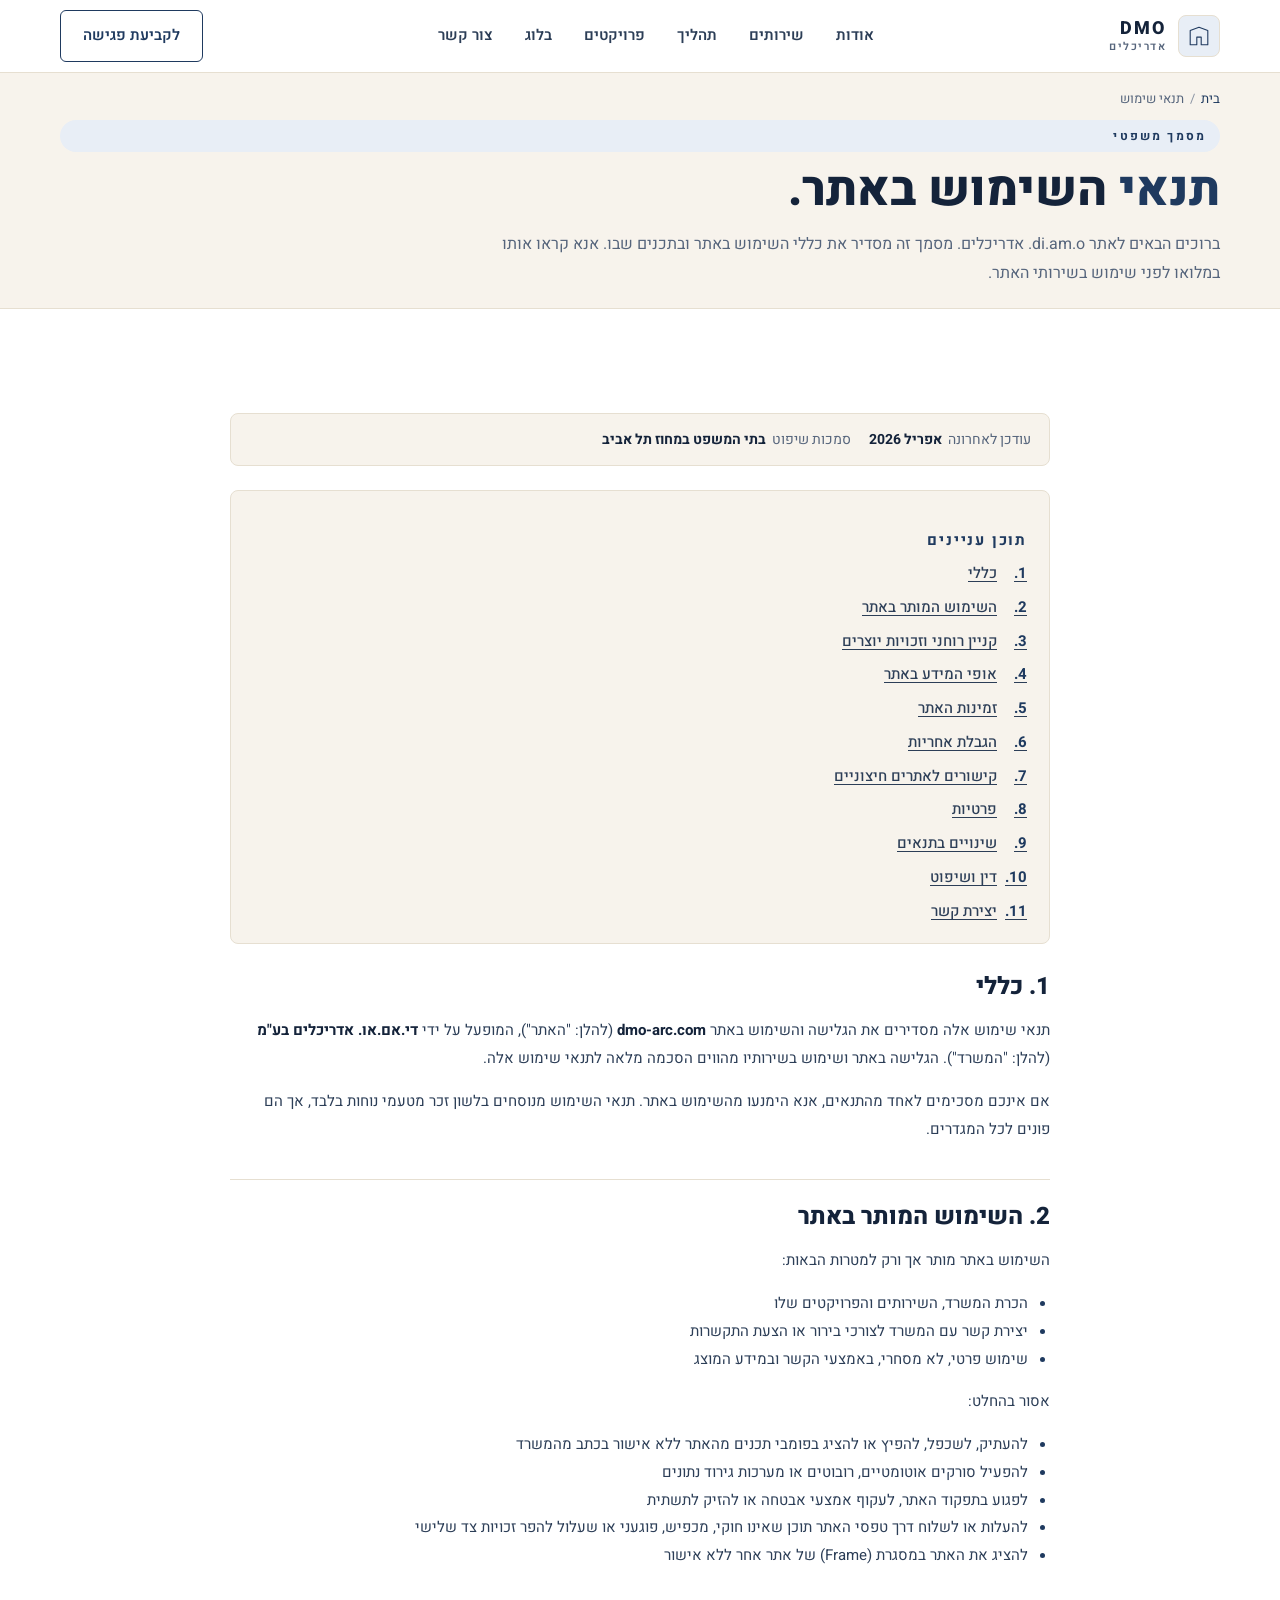
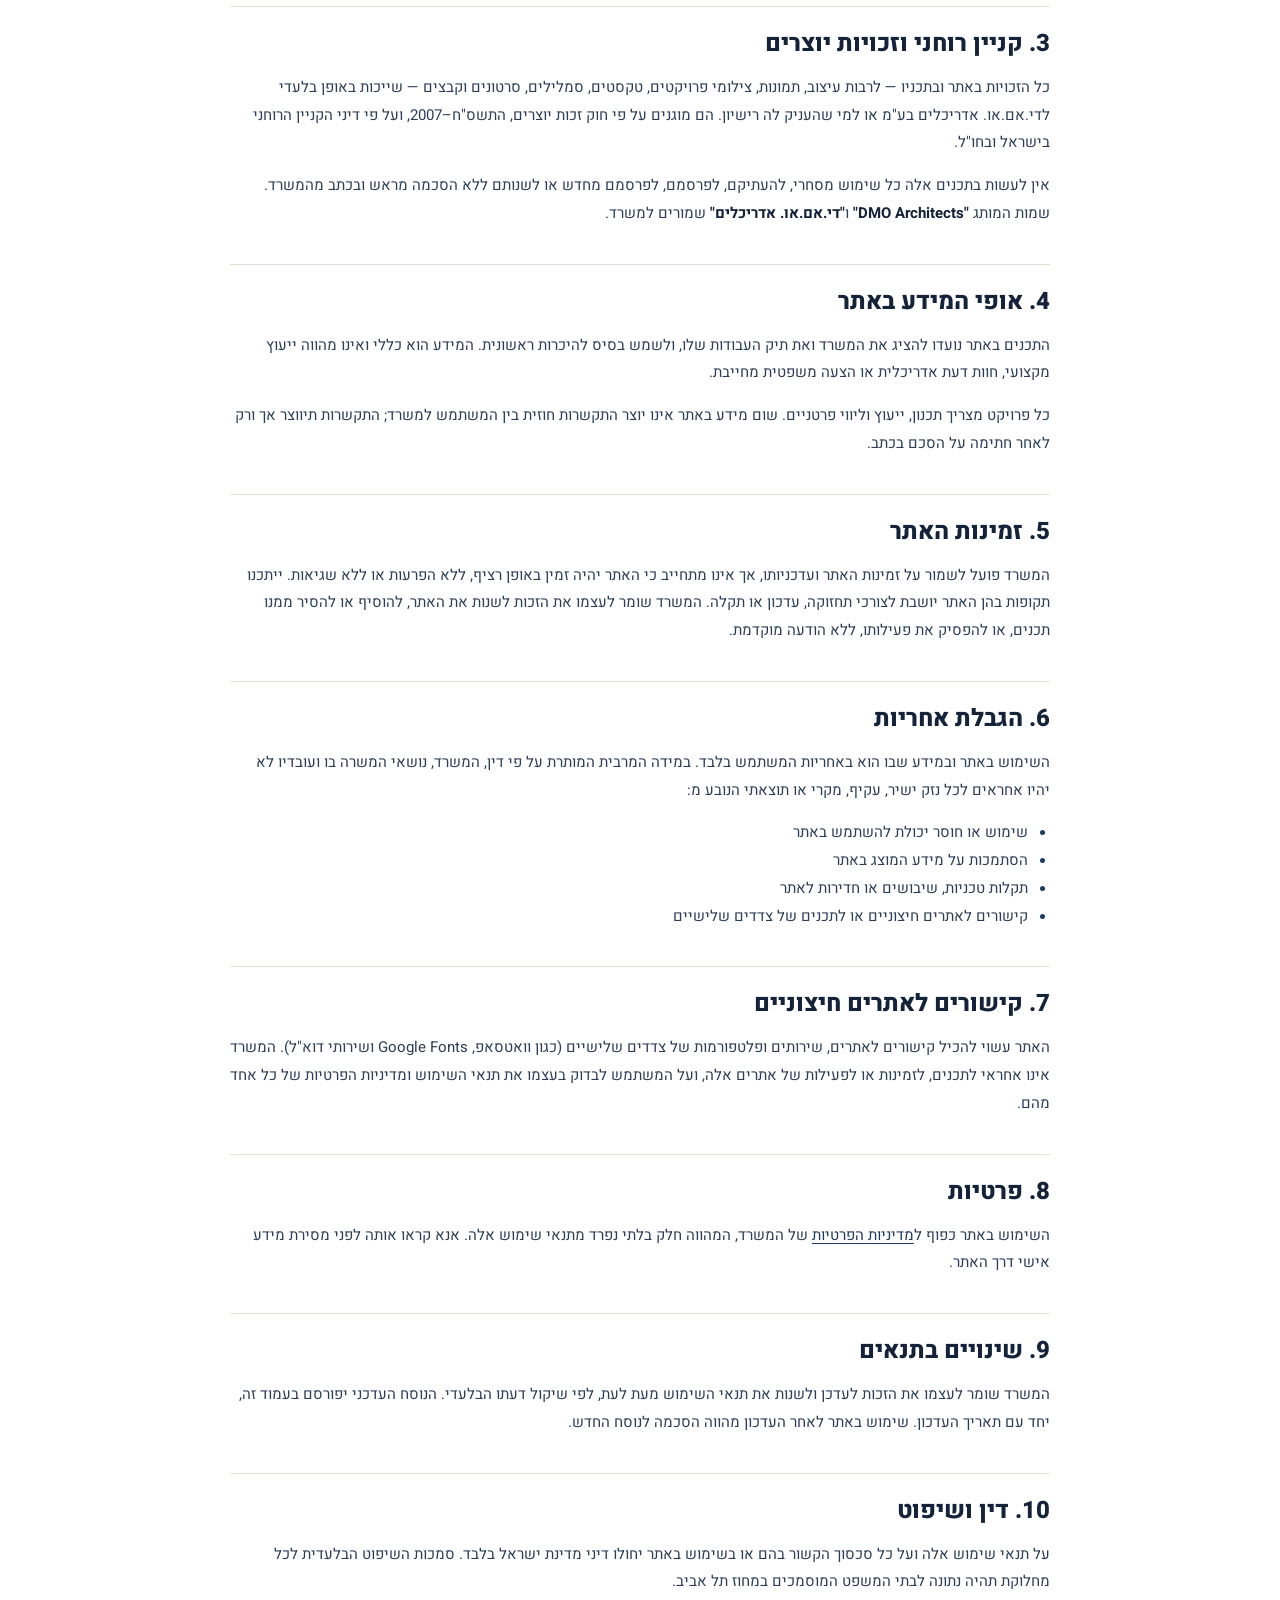
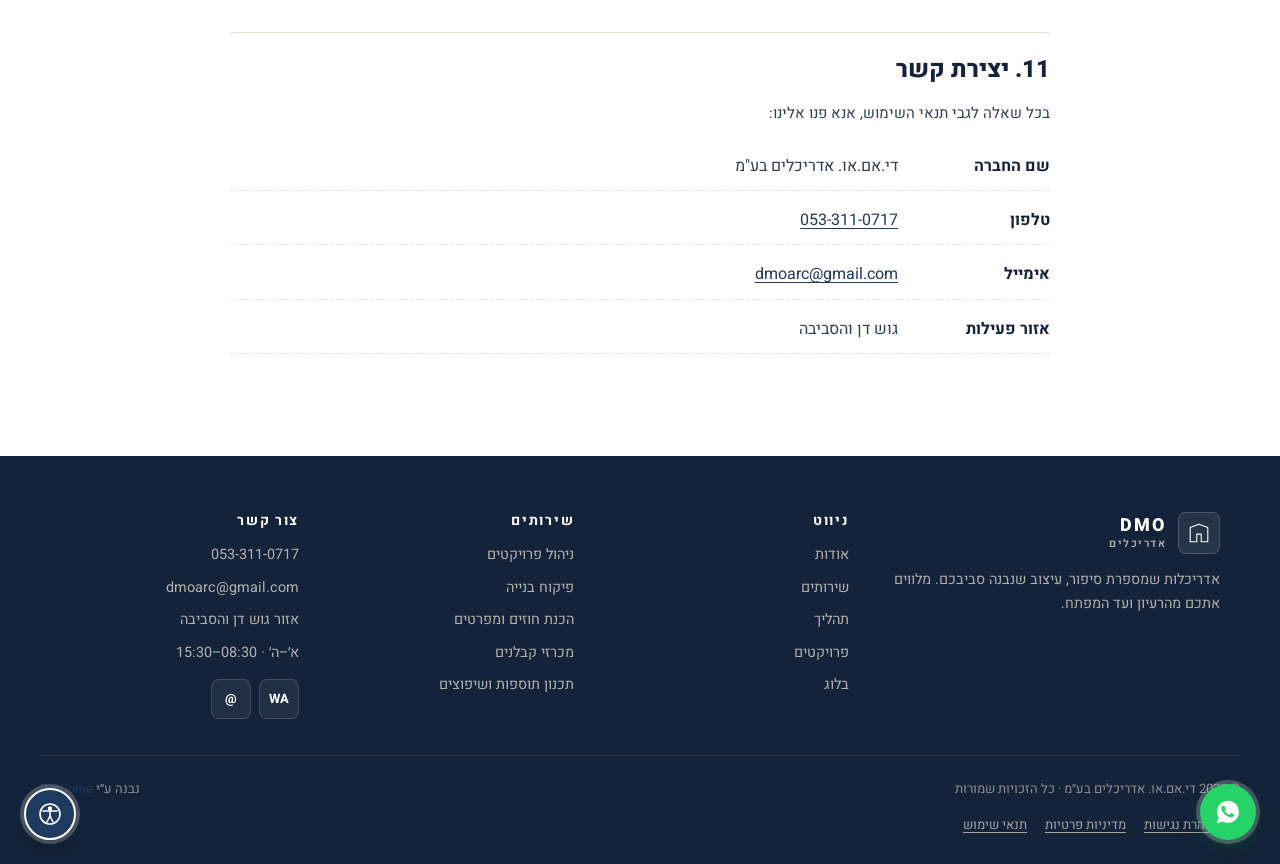
<file: terms.html>
<!DOCTYPE html>
<html lang="he" dir="rtl">
<head>
  <meta charset="UTF-8" />
  <meta name="viewport" content="width=device-width, initial-scale=1, viewport-fit=cover" />
  <meta name="theme-color" content="#ffffff" />
  <meta name="color-scheme" content="light" />

  <title>תנאי שימוש | די.אם.או. אדריכלים — DMO Architects</title>
  <meta name="description" content="תנאי השימוש באתר די.אם.או. אדריכלים — שימוש מותר, זכויות יוצרים, הגבלת אחריות וסמכות שיפוט." />
  <meta name="robots" content="index,follow" />
  <meta http-equiv="content-language" content="he-IL" />
  <link rel="canonical" href="https://dmo-arc.com/terms.html" />
  <link rel="alternate" hreflang="he-IL" href="https://dmo-arc.com/terms.html" />
  <link rel="alternate" hreflang="he" href="https://dmo-arc.com/terms.html" />
  <link rel="alternate" hreflang="x-default" href="https://dmo-arc.com/terms.html" />

  <meta property="og:type" content="article" />
  <meta property="og:locale" content="he_IL" />
  <meta property="og:site_name" content="DMO Architects" />
  <meta property="og:title" content="תנאי שימוש — DMO אדריכלים" />
  <meta property="og:description" content="תנאי השימוש באתר די.אם.או. אדריכלים — שימוש מותר, זכויות יוצרים והגבלת אחריות." />
  <meta property="og:image" content="https://dmo-arc.com/assets/img/staircase.jpg" />
  <meta property="og:url" content="https://dmo-arc.com/terms.html" />

  <link rel="icon" href="/favicon.ico" sizes="any" />
  <link rel="icon" type="image/png" sizes="32x32" href="/favicon.png" />
  <link rel="icon" type="image/png" sizes="512x512" href="/assets/favicon-512.png" />
  <link rel="apple-touch-icon" href="/assets/favicon-512.png" />
  <link rel="shortcut icon" type="image/x-icon" href="/favicon.ico" />
  <link rel="manifest" href="/site.webmanifest" />
  <meta name="apple-mobile-web-app-title" content="DMO אדריכלים" />
  <meta name="application-name" content="DMO Architects" />

  <link rel="preconnect" href="https://fonts.googleapis.com" />
  <link rel="preconnect" href="https://fonts.gstatic.com" crossorigin />
  <link href="https://fonts.googleapis.com/css2?family=Heebo:wght@300;400;500;600;700;800;900&family=Frank+Ruhl+Libre:wght@400;500;700;900&display=swap" rel="stylesheet" />
  <link rel="stylesheet" href="assets/css/style.css?v=8" />
</head>
<body>
  <a href="#main" class="skip-link">דלג לתוכן הראשי</a>

  <div class="scroll-progress" aria-hidden="true"><span></span></div>

  <header class="header is-scrolled" id="header">
    <div class="container header__row">
      <a href="index.html#top" class="logo" aria-label="די אם או אדריכלים - בית">
        <span class="logo__mark">
          <svg viewBox="0 0 40 40" aria-hidden="true">
            <path d="M4 36 V10 L20 4 L36 10 V36 H24 V22 H16 V36 Z" fill="none" stroke="currentColor" stroke-width="2" stroke-linejoin="round"/>
          </svg>
        </span>
        <span class="logo__text"><strong>DMO</strong><em>אדריכלים</em></span>
      </a>

      <nav class="nav" aria-label="ניווט ראשי">
        <ul class="nav__list">
          <li><a href="index.html#about">אודות</a></li>
          <li><a href="index.html#services">שירותים</a></li>
          <li><a href="index.html#process">תהליך</a></li>
          <li><a href="projects.html">פרויקטים</a></li>
          <li><a href="blog/">בלוג</a></li>
          <li><a href="index.html#contact">צור קשר</a></li>
        </ul>
      </nav>

      <a href="index.html#contact" class="btn btn--ghost header__cta">לקביעת פגישה</a>

      <button class="menu-toggle" aria-label="פתח תפריט" aria-expanded="false" aria-controls="mobile-nav">
        <span></span><span></span><span></span>
      </button>
    </div>

    <div class="mobile-nav" id="mobile-nav" hidden>
      <ul>
        <li><a href="index.html#about">אודות</a></li>
        <li><a href="index.html#services">שירותים</a></li>
        <li><a href="index.html#process">תהליך</a></li>
        <li><a href="projects.html">פרויקטים</a></li>
        <li><a href="blog/">בלוג</a></li>
        <li><a href="index.html#contact">צור קשר</a></li>
      </ul>
      <a href="tel:+972533110717" class="btn btn--primary btn--block">התקשרו עכשיו</a>
    </div>
  </header>

  <main id="main">

    <section class="subhero">
      <div class="container subhero__inner">
        <nav class="crumbs" aria-label="פירורי לחם">
          <a href="index.html">בית</a>
          <span class="sep">/</span>
          <span aria-current="page">תנאי שימוש</span>
        </nav>
        <span class="eyebrow">מסמך משפטי</span>
        <h1>
          <span class="is-serif is-accent">תנאי</span>
          השימוש באתר.
        </h1>
        <p>
          ברוכים הבאים לאתר di.am.o. אדריכלים. מסמך זה מסדיר את כללי השימוש באתר ובתכנים שבו.
          אנא קראו אותו במלואו לפני שימוש בשירותי האתר.
        </p>
      </div>
    </section>

    <section class="legal section">
      <div class="container">
        <article class="legal-prose">
          <div class="legal-meta">
            <span>עודכן לאחרונה<strong>אפריל 2026</strong></span>
            <span>סמכות שיפוט<strong>בתי המשפט במחוז תל אביב</strong></span>
          </div>

          <nav class="legal-toc" aria-label="תוכן עניינים">
            <h3>תוכן עניינים</h3>
            <ol>
              <li><a href="#general">כללי</a></li>
              <li><a href="#use">השימוש המותר באתר</a></li>
              <li><a href="#ip">קניין רוחני וזכויות יוצרים</a></li>
              <li><a href="#content">אופי המידע באתר</a></li>
              <li><a href="#availability">זמינות האתר</a></li>
              <li><a href="#liability">הגבלת אחריות</a></li>
              <li><a href="#third-party">קישורים לאתרים חיצוניים</a></li>
              <li><a href="#privacy">פרטיות</a></li>
              <li><a href="#changes">שינויים בתנאים</a></li>
              <li><a href="#law">דין ושיפוט</a></li>
              <li><a href="#contact">יצירת קשר</a></li>
            </ol>
          </nav>

          <h2 id="general">1. כללי</h2>
          <p>
            תנאי שימוש אלה מסדירים את הגלישה והשימוש באתר <strong>dmo-arc.com</strong>
            (להלן: "האתר"), המופעל על ידי <strong>די.אם.או. אדריכלים בע"מ</strong>
            (להלן: "המשרד"). הגלישה באתר ושימוש בשירותיו מהווים הסכמה מלאה לתנאי שימוש אלה.
          </p>
          <p>
            אם אינכם מסכימים לאחד מהתנאים, אנא הימנעו מהשימוש באתר. תנאי השימוש מנוסחים בלשון
            זכר מטעמי נוחות בלבד, אך הם פונים לכל המגדרים.
          </p>

          <h2 id="use">2. השימוש המותר באתר</h2>
          <p>השימוש באתר מותר אך ורק למטרות הבאות:</p>
          <ul>
            <li>הכרת המשרד, השירותים והפרויקטים שלו</li>
            <li>יצירת קשר עם המשרד לצורכי בירור או הצעת התקשרות</li>
            <li>שימוש פרטי, לא מסחרי, באמצעי הקשר ובמידע המוצג</li>
          </ul>
          <p>אסור בהחלט:</p>
          <ul>
            <li>להעתיק, לשכפל, להפיץ או להציג בפומבי תכנים מהאתר ללא אישור בכתב מהמשרד</li>
            <li>להפעיל סורקים אוטומטיים, רובוטים או מערכות גירוד נתונים</li>
            <li>לפגוע בתפקוד האתר, לעקוף אמצעי אבטחה או להזיק לתשתית</li>
            <li>להעלות או לשלוח דרך טפסי האתר תוכן שאינו חוקי, מכפיש, פוגעני או שעלול להפר זכויות צד שלישי</li>
            <li>להציג את האתר במסגרת (Frame) של אתר אחר ללא אישור</li>
          </ul>

          <h2 id="ip">3. קניין רוחני וזכויות יוצרים</h2>
          <p>
            כל הזכויות באתר ובתכניו — לרבות עיצוב, תמונות, צילומי פרויקטים, טקסטים, סמלילים,
            סרטונים וקבצים — שייכות באופן בלעדי לדי.אם.או. אדריכלים בע"מ או למי שהעניק לה רישיון.
            הם מוגנים על פי חוק זכות יוצרים, התשס"ח–2007, ועל פי דיני הקניין הרוחני בישראל ובחו"ל.
          </p>
          <p>
            אין לעשות בתכנים אלה כל שימוש מסחרי, להעתיקם, לפרסמם, לפרסמם מחדש או לשנותם
            ללא הסכמה מראש ובכתב מהמשרד. שמות המותג <strong>"DMO Architects"</strong>
            ו<strong>"די.אם.או. אדריכלים"</strong> שמורים למשרד.
          </p>

          <h2 id="content">4. אופי המידע באתר</h2>
          <p>
            התכנים באתר נועדו להציג את המשרד ואת תיק העבודות שלו, ולשמש בסיס להיכרות ראשונית.
            המידע הוא כללי ואינו מהווה ייעוץ מקצועי, חוות דעת אדריכלית או הצעה משפטית מחייבת.
          </p>
          <p>
            כל פרויקט מצריך תכנון, ייעוץ וליווי פרטניים. שום מידע באתר אינו יוצר התקשרות חוזית בין
            המשתמש למשרד; התקשרות תיווצר אך ורק לאחר חתימה על הסכם בכתב.
          </p>

          <h2 id="availability">5. זמינות האתר</h2>
          <p>
            המשרד פועל לשמור על זמינות האתר ועדכניותו, אך אינו מתחייב כי האתר יהיה זמין באופן
            רציף, ללא הפרעות או ללא שגיאות. ייתכנו תקופות בהן האתר יושבת לצורכי תחזוקה,
            עדכון או תקלה. המשרד שומר לעצמו את הזכות לשנות את האתר, להוסיף או להסיר ממנו תכנים,
            או להפסיק את פעילותו, ללא הודעה מוקדמת.
          </p>

          <h2 id="liability">6. הגבלת אחריות</h2>
          <p>
            השימוש באתר ובמידע שבו הוא באחריות המשתמש בלבד. במידה המרבית המותרת על פי דין,
            המשרד, נושאי המשרה בו ועובדיו לא יהיו אחראים לכל נזק ישיר, עקיף, מקרי או תוצאתי
            הנובע מ:
          </p>
          <ul>
            <li>שימוש או חוסר יכולת להשתמש באתר</li>
            <li>הסתמכות על מידע המוצג באתר</li>
            <li>תקלות טכניות, שיבושים או חדירות לאתר</li>
            <li>קישורים לאתרים חיצוניים או לתכנים של צדדים שלישיים</li>
          </ul>

          <h2 id="third-party">7. קישורים לאתרים חיצוניים</h2>
          <p>
            האתר עשוי להכיל קישורים לאתרים, שירותים ופלטפורמות של צדדים שלישיים (כגון וואטסאפ,
            Google Fonts ושירותי דוא"ל). המשרד אינו אחראי לתכנים, לזמינות או לפעילות של אתרים אלה,
            ועל המשתמש לבדוק בעצמו את תנאי השימוש ומדיניות הפרטיות של כל אחד מהם.
          </p>

          <h2 id="privacy">8. פרטיות</h2>
          <p>
            השימוש באתר כפוף ל<a href="privacy.html">מדיניות הפרטיות</a> של המשרד, המהווה חלק
            בלתי נפרד מתנאי שימוש אלה. אנא קראו אותה לפני מסירת מידע אישי דרך האתר.
          </p>

          <h2 id="changes">9. שינויים בתנאים</h2>
          <p>
            המשרד שומר לעצמו את הזכות לעדכן ולשנות את תנאי השימוש מעת לעת, לפי שיקול דעתו הבלעדי.
            הנוסח העדכני יפורסם בעמוד זה, יחד עם תאריך העדכון. שימוש באתר לאחר העדכון מהווה
            הסכמה לנוסח החדש.
          </p>

          <h2 id="law">10. דין ושיפוט</h2>
          <p>
            על תנאי שימוש אלה ועל כל סכסוך הקשור בהם או בשימוש באתר יחולו דיני מדינת ישראל
            בלבד. סמכות השיפוט הבלעדית לכל מחלוקת תהיה נתונה לבתי המשפט המוסמכים במחוז תל אביב.
          </p>

          <h2 id="contact">11. יצירת קשר</h2>
          <p>בכל שאלה לגבי תנאי השימוש, אנא פנו אלינו:</p>
          <dl>
            <div>
              <dt>שם החברה</dt>
              <dd>די.אם.או. אדריכלים בע"מ</dd>
            </div>
            <div>
              <dt>טלפון</dt>
              <dd><a href="tel:+972533110717" dir="ltr">053-311-0717</a></dd>
            </div>
            <div>
              <dt>אימייל</dt>
              <dd><a href="mailto:dmoarc@gmail.com">dmoarc@gmail.com</a></dd>
            </div>
            <div>
              <dt>אזור פעילות</dt>
              <dd>גוש דן והסביבה</dd>
            </div>
          </dl>
        </article>
      </div>
    </section>
  </main>

  <footer class="footer" role="contentinfo">
    <div class="container footer__grid">
      <div class="footer__brand">
        <a href="index.html#top" class="logo logo--light">
          <span class="logo__mark">
            <svg viewBox="0 0 40 40" aria-hidden="true">
              <path d="M4 36 V10 L20 4 L36 10 V36 H24 V22 H16 V36 Z" fill="none" stroke="currentColor" stroke-width="2" stroke-linejoin="round"/>
            </svg>
          </span>
          <span class="logo__text"><strong>DMO</strong><em>אדריכלים</em></span>
        </a>
        <p>אדריכלות שמספרת סיפור, עיצוב שנבנה סביבכם. מלווים אתכם מהרעיון ועד המפתח.</p>
      </div>

      <div>
        <h4>ניווט</h4>
        <ul class="footer__links">
          <li><a href="index.html#about">אודות</a></li>
          <li><a href="index.html#services">שירותים</a></li>
          <li><a href="index.html#process">תהליך</a></li>
          <li><a href="projects.html">פרויקטים</a></li>
          <li><a href="blog/">בלוג</a></li>
        </ul>
      </div>

      <div>
        <h4>שירותים</h4>
        <ul class="footer__links">
          <li>ניהול פרויקטים</li>
          <li>פיקוח בנייה</li>
          <li>הכנת חוזים ומפרטים</li>
          <li>מכרזי קבלנים</li>
          <li>תכנון תוספות ושיפוצים</li>
        </ul>
      </div>

      <div>
        <h4>צור קשר</h4>
        <ul class="footer__links">
          <li><a href="tel:+972533110717" dir="ltr">053-311-0717</a></li>
          <li><a href="mailto:dmoarc@gmail.com">dmoarc@gmail.com</a></li>
          <li>אזור גוש דן והסביבה</li>
          <li>א׳–ה׳ · 08:30–15:30</li>
        </ul>
        <div class="contact__social footer__social">
          <a href="https://wa.me/972533110717" target="_blank" rel="noopener" aria-label="וואטסאפ">WA</a>
          <a href="mailto:dmoarc@gmail.com" aria-label="אימייל">@</a>
        </div>
      </div>
    </div>

    <div class="footer__bottom container">
      <span>© <span id="year"></span> די.אם.או. אדריכלים בע״מ · כל הזכויות שמורות</span>
      <span>נבנה ע״י <a href="https://dotcome.co.il" target="_blank" rel="noopener">DotCome</a></span>
    </div>
    <div class="container footer__legal">
      <a href="accessibility.html">הצהרת נגישות</a>
      <a href="privacy.html">מדיניות פרטיות</a>
      <a href="terms.html" aria-current="page">תנאי שימוש</a>
    </div>
  </footer>

  <a href="https://wa.me/972533110717?text=%D7%94%D7%99%2C%20%D7%90%D7%A9%D7%9E%D7%97%20%D7%9C%D7%A9%D7%9E%D7%95%D7%A2%20%D7%A2%D7%95%D7%93%20%D7%A2%D7%9C%20%D7%94%D7%A9%D7%99%D7%A8%D7%95%D7%AA%D7%99%D7%9D" target="_blank" rel="noopener" class="wa" aria-label="פתיחת שיחה בוואטסאפ">
    <span class="wa__pulse" aria-hidden="true"></span>
    <svg viewBox="0 0 32 32" aria-hidden="true">
      <path fill="#fff" d="M16 3C9 3 3.5 8.5 3.5 15.5c0 2.5.7 4.8 1.9 6.8L3 29l6.9-2.2c2 1 4.2 1.6 6.1 1.6 7 0 12.5-5.5 12.5-12.5S23 3 16 3zm6.6 17.4c-.3.8-1.6 1.5-2.3 1.6-.6.1-1.4.1-2.2-.1-.5-.2-1.2-.4-2.1-.8-3.6-1.5-5.9-5.1-6.1-5.3-.2-.2-1.4-1.9-1.4-3.7 0-1.7.9-2.6 1.2-2.9.3-.3.7-.4 1-.4h.7c.2 0 .5-.1.8.6.3.7 1 2.4 1.1 2.6.1.2.1.4 0 .6-.1.2-.2.3-.4.5l-.5.6c-.2.2-.4.4-.2.8.2.4 1 1.6 2.1 2.6 1.4 1.2 2.6 1.6 3 1.8.4.2.6.1.8-.1.2-.2.9-1 1.1-1.4.2-.4.4-.3.7-.2.3.1 2 1 2.4 1.2.4.2.6.3.7.4.1.2.1.9-.2 1.6z"/>
    </svg>
    <span class="wa__label">וואטסאפ</span>
  </a>

  <button class="to-top" id="toTop" aria-label="חזרה למעלה">
    <svg viewBox="0 0 24 24" aria-hidden="true"><path d="M6 15l6-6 6 6" fill="none" stroke="currentColor" stroke-width="2" stroke-linecap="round" stroke-linejoin="round"/></svg>
  </button>

  <div class="cursor" aria-hidden="true"></div>

  <script src="assets/js/a11y.js" defer></script>
  <script src="assets/js/main.js" defer></script>
</body>
</html>
</file>
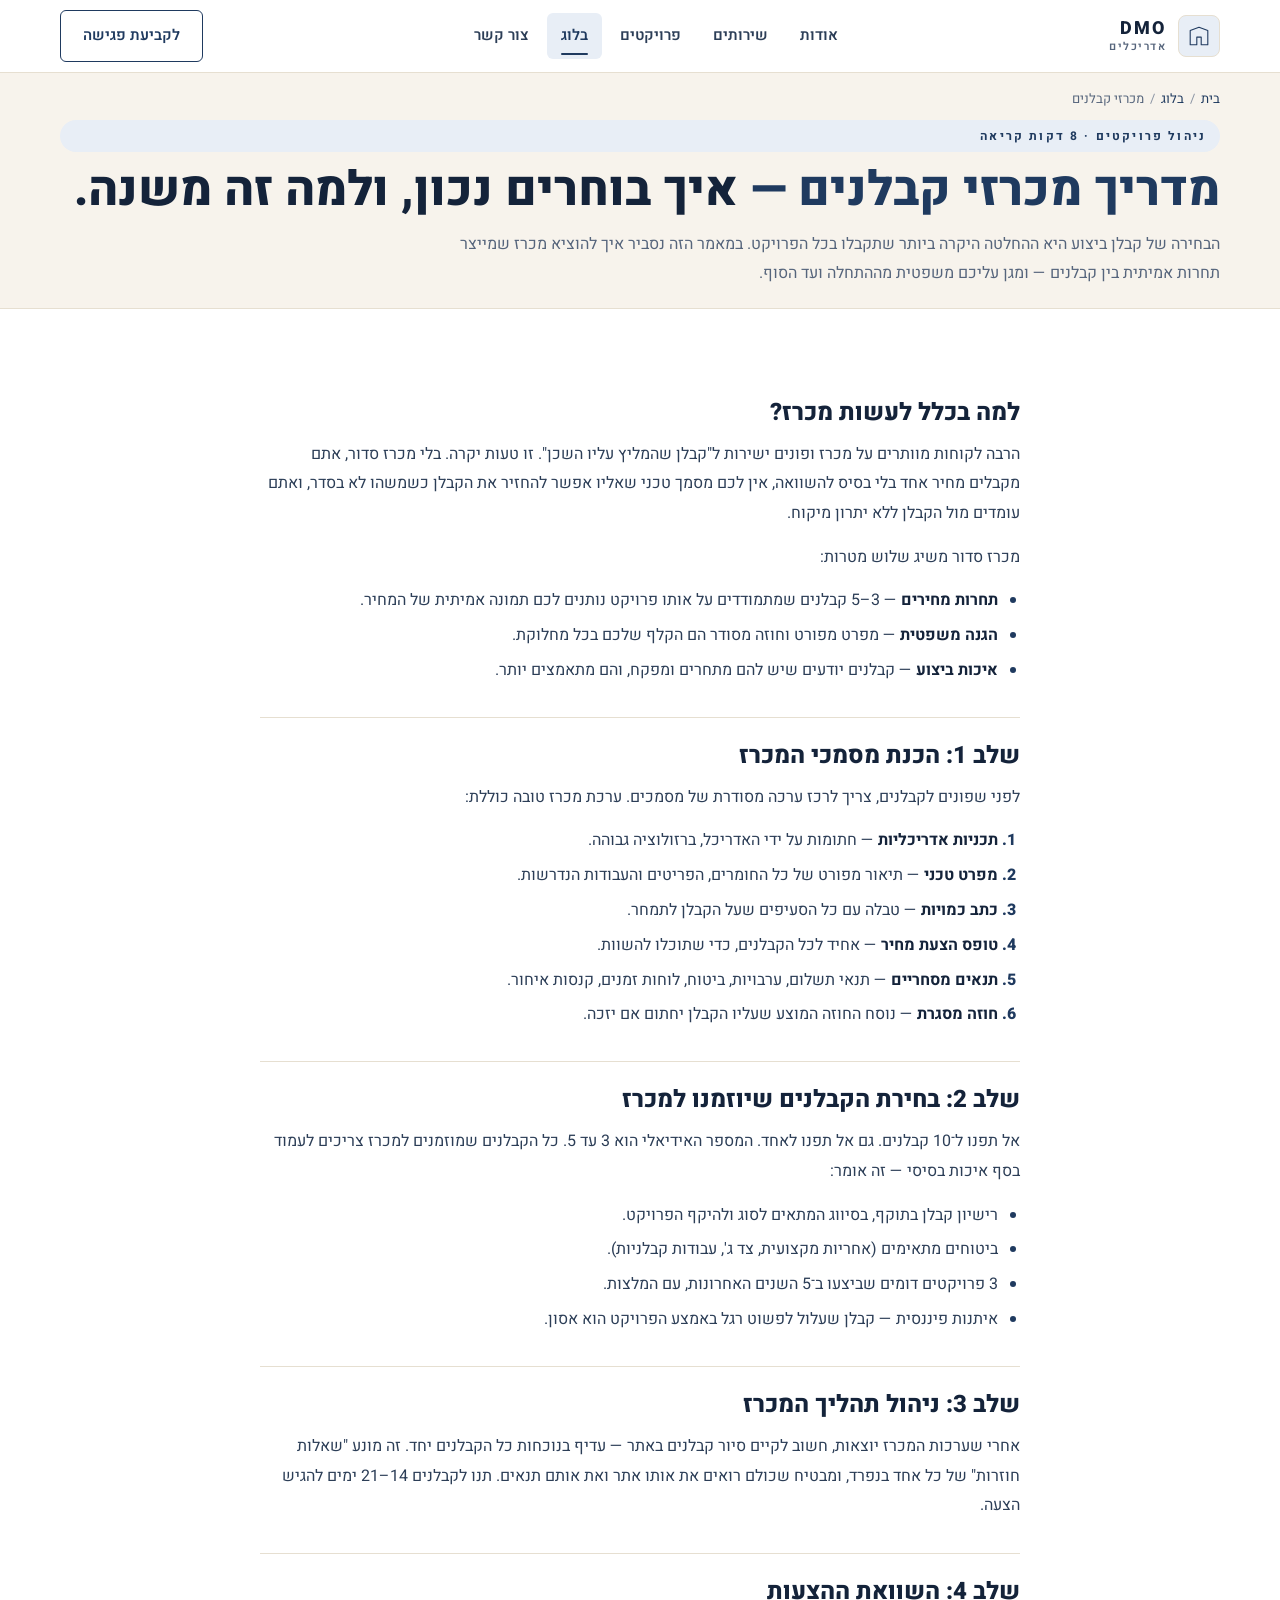
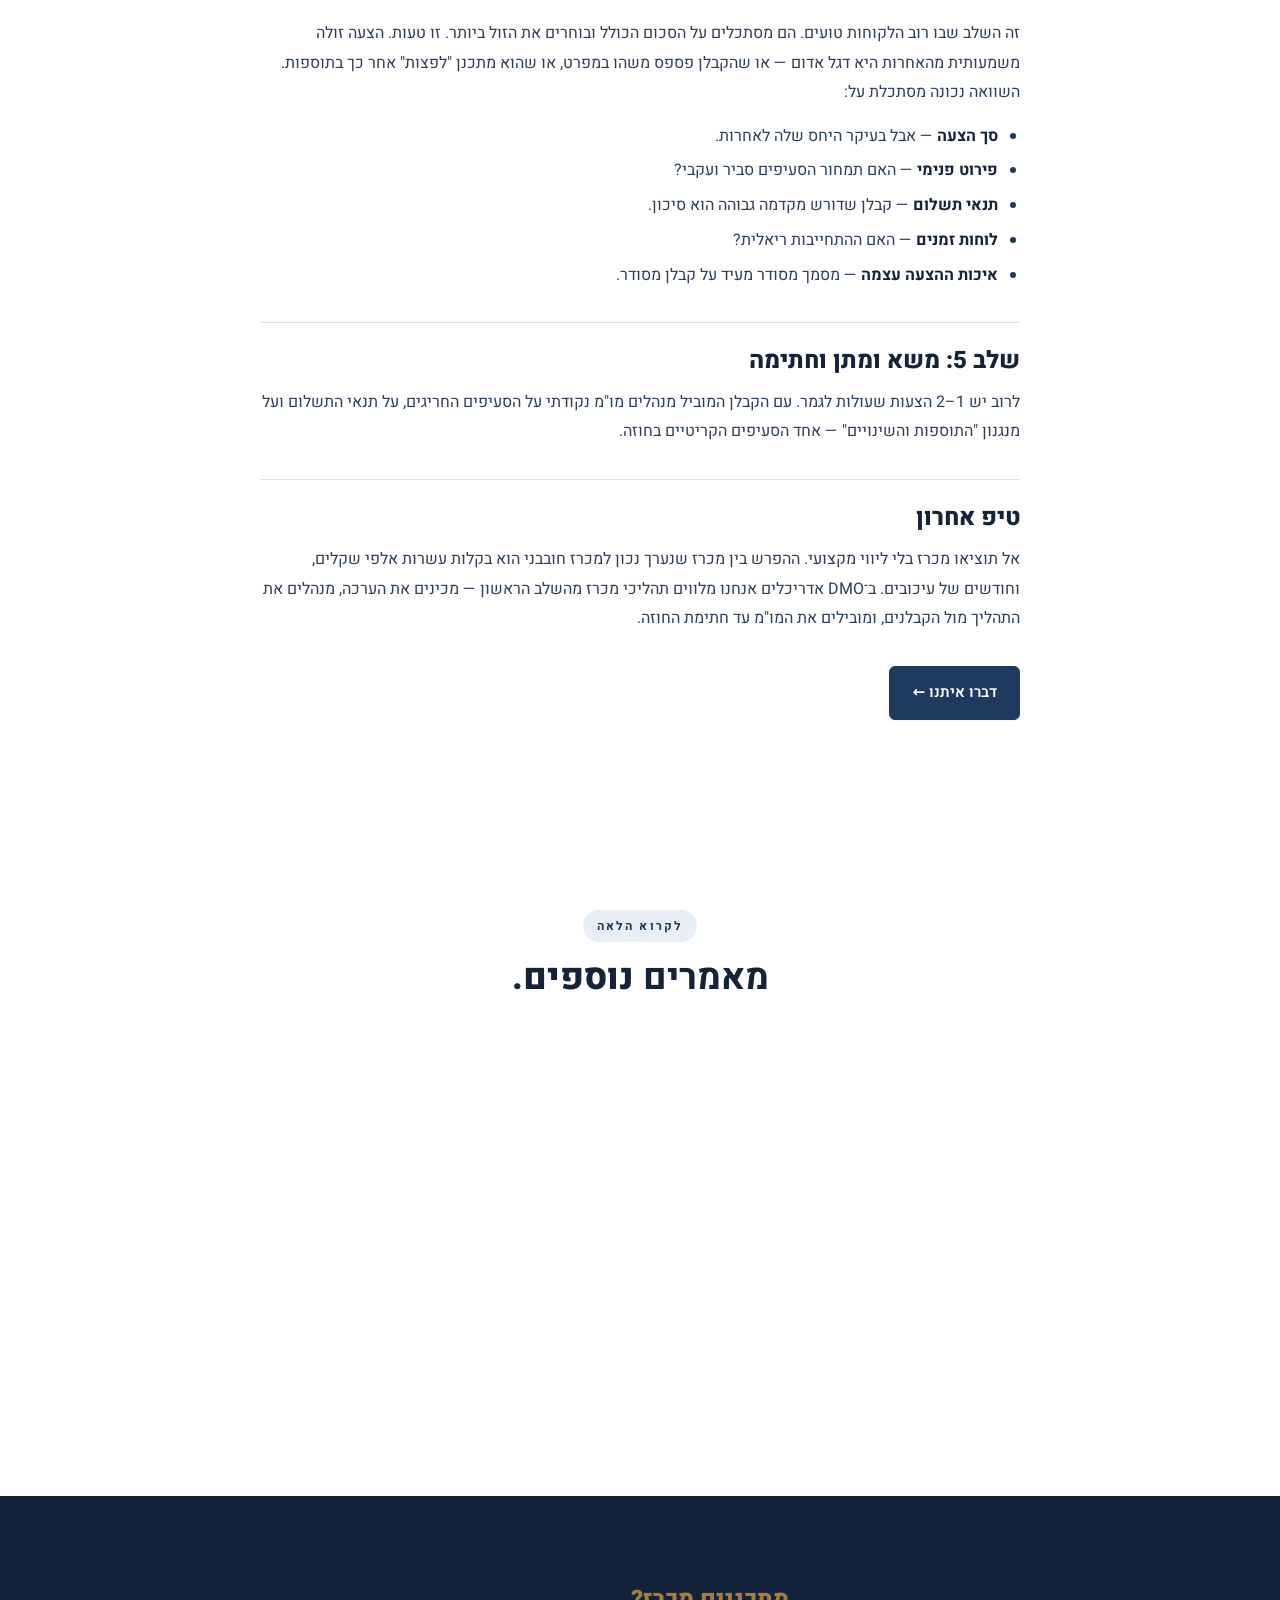
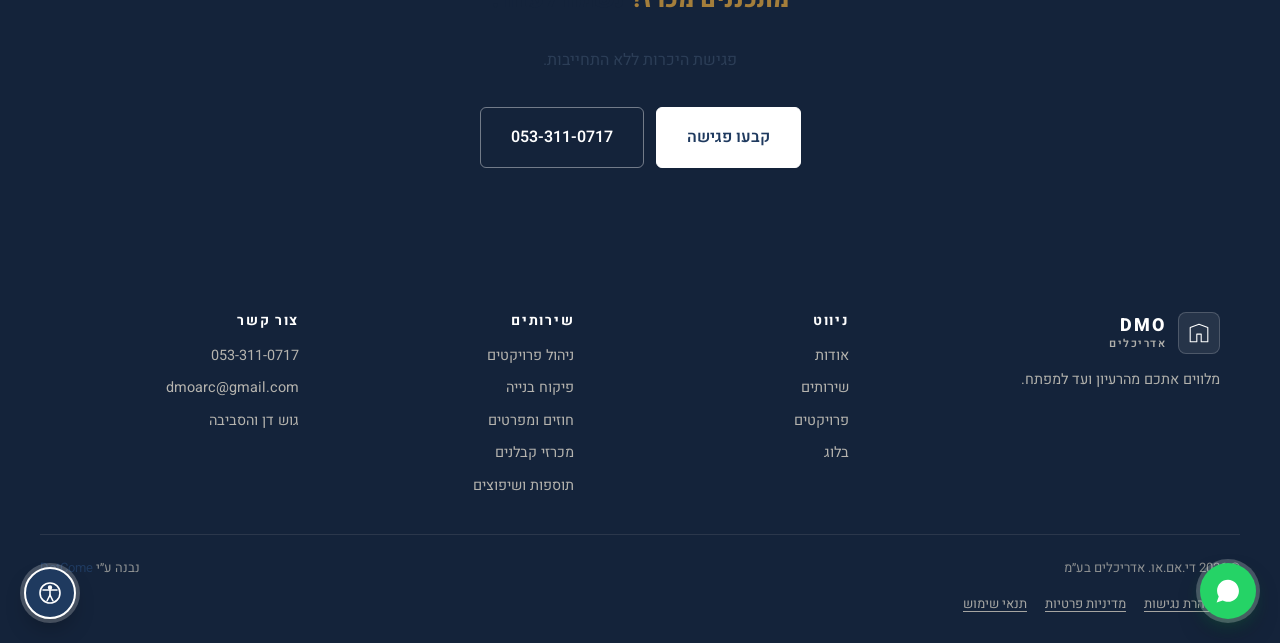
<file: blog/contractor-tender-guide.html>
<!DOCTYPE html>
<html lang="he" dir="rtl">
<head>
  <meta charset="UTF-8" />
  <meta name="viewport" content="width=device-width, initial-scale=1, viewport-fit=cover" />
  <meta name="theme-color" content="#ffffff" />
  <meta name="color-scheme" content="light" />

  <title>מדריך מכרזי קבלנים — איך בוחרים נכון | DMO Architects</title>
  <meta name="description" content="המדריך המלא להוצאת מכרז קבלנים בפרויקט בנייה — איך כותבים מפרט, איך משווים הצעות, ולמה ההצעה הזולה ביותר היא בדרך כלל היקרה ביותר. מאת DMO אדריכלים." />
  <meta name="keywords" content="מכרז קבלנים, איך בוחרים קבלן, חוזה קבלן, מפרט בנייה, הצעות מחיר קבלנים, ניהול פרויקטים, DMO Architects, די.אם.או אדריכלים" />
  <meta name="author" content="די.אם.או. אדריכלים — DMO Architects" />
  <meta name="robots" content="index,follow,max-image-preview:large" />
  <meta http-equiv="content-language" content="he-IL" />
  <link rel="canonical" href="https://dmo-arc.com/blog/contractor-tender-guide.html" />
  <link rel="alternate" hreflang="he-IL" href="https://dmo-arc.com/blog/contractor-tender-guide.html" />
  <link rel="alternate" hreflang="he" href="https://dmo-arc.com/blog/contractor-tender-guide.html" />
  <link rel="alternate" hreflang="x-default" href="https://dmo-arc.com/blog/contractor-tender-guide.html" />

  <meta property="og:type" content="article" />
  <meta property="og:locale" content="he_IL" />
  <meta property="og:site_name" content="DMO Architects · די.אם.או. אדריכלים" />
  <meta property="og:title" content="מדריך מכרזי קבלנים — איך בוחרים נכון" />
  <meta property="og:description" content="איך מוציאים מכרז שמייצר תחרות אמיתית והגנה משפטית." />
  <meta property="og:image" content="https://dmo-arc.com/assets/img/steel-frame.jpg" />
  <meta property="og:image:width" content="1200" />
  <meta property="og:image:height" content="630" />
  <meta property="og:url" content="https://dmo-arc.com/blog/contractor-tender-guide.html" />
  <meta property="article:published_time" content="2026-04-28T08:00:00+03:00" />
  <meta property="article:modified_time" content="2026-04-28T08:00:00+03:00" />
  <meta property="article:author" content="DMO Architects" />
  <meta property="article:section" content="ניהול פרויקטים" />
  <meta name="twitter:card" content="summary_large_image" />
  <meta name="twitter:title" content="מדריך מכרזי קבלנים — איך בוחרים נכון" />
  <meta name="twitter:description" content="המדריך המלא להוצאת מכרז קבלנים בפרויקט בנייה." />
  <meta name="twitter:image" content="https://dmo-arc.com/assets/img/steel-frame.jpg" />

  <link rel="icon" href="/favicon.ico" sizes="any" />
  <link rel="icon" type="image/png" sizes="32x32" href="/favicon.png" />
  <link rel="icon" type="image/png" sizes="512x512" href="/assets/favicon-512.png" />
  <link rel="apple-touch-icon" href="/assets/favicon-512.png" />
  <link rel="shortcut icon" type="image/x-icon" href="/favicon.ico" />
  <link rel="manifest" href="/site.webmanifest" />

  <link rel="preconnect" href="https://fonts.googleapis.com" />
  <link rel="preconnect" href="https://fonts.gstatic.com" crossorigin />
  <link href="https://fonts.googleapis.com/css2?family=Heebo:wght@300;400;500;600;700;800;900&family=Frank+Ruhl+Libre:wght@400;500;700;900&display=swap" rel="stylesheet" />
  <link rel="stylesheet" href="../assets/css/style.css?v=8" />

  <script type="application/ld+json">
  {
    "@context": "https://schema.org",
    "@graph": [
      {
        "@type": "BlogPosting",
        "@id": "https://dmo-arc.com/blog/contractor-tender-guide.html#article",
        "url": "https://dmo-arc.com/blog/contractor-tender-guide.html",
        "mainEntityOfPage": "https://dmo-arc.com/blog/contractor-tender-guide.html",
        "headline": "מדריך מכרזי קבלנים — איך בוחרים נכון ולמה זה משנה",
        "description": "המדריך המלא להוצאת מכרז קבלנים בפרויקט בנייה — איך כותבים מפרט, איך משווים הצעות.",
        "image": ["https://dmo-arc.com/assets/img/steel-frame.jpg"],
        "datePublished": "2026-04-28T08:00:00+03:00",
        "dateModified": "2026-04-28T08:00:00+03:00",
        "inLanguage": "he-IL",
        "articleSection": "ניהול פרויקטים",
        "keywords": "מכרז קבלנים, איך בוחרים קבלן, חוזה קבלן, מפרט בנייה",
        "author": {"@type": "Organization", "@id": "https://dmo-arc.com/#organization"},
        "publisher": {"@id": "https://dmo-arc.com/#organization"},
        "isPartOf": {"@type": "Blog", "@id": "https://dmo-arc.com/blog/#blog"}
      },
      {
        "@type": "BreadcrumbList",
        "itemListElement": [
          {"@type": "ListItem", "position": 1, "name": "בית", "item": "https://dmo-arc.com/"},
          {"@type": "ListItem", "position": 2, "name": "בלוג", "item": "https://dmo-arc.com/blog/"},
          {"@type": "ListItem", "position": 3, "name": "מדריך מכרזי קבלנים", "item": "https://dmo-arc.com/blog/contractor-tender-guide.html"}
        ]
      }
    ]
  }
  </script>
</head>
<body>
  <a href="#main" class="skip-link">דלג לתוכן הראשי</a>
  <div class="scroll-progress" aria-hidden="true"><span></span></div>

  <header class="header is-scrolled" id="header">
    <div class="container header__row">
      <a href="../index.html#top" class="logo" aria-label="די אם או אדריכלים - בית">
        <span class="logo__mark"><svg viewBox="0 0 40 40" aria-hidden="true"><path d="M4 36 V10 L20 4 L36 10 V36 H24 V22 H16 V36 Z" fill="none" stroke="currentColor" stroke-width="2" stroke-linejoin="round"/></svg></span>
        <span class="logo__text"><strong>DMO</strong><em>אדריכלים</em></span>
      </a>
      <nav class="nav" aria-label="ניווט ראשי">
        <ul class="nav__list">
          <li><a href="../index.html#about">אודות</a></li>
          <li><a href="../index.html#services">שירותים</a></li>
          <li><a href="../projects.html">פרויקטים</a></li>
          <li><a href="../blog/" class="is-active">בלוג</a></li>
          <li><a href="../index.html#contact">צור קשר</a></li>
        </ul>
      </nav>
      <a href="../index.html#contact" class="btn btn--ghost header__cta">לקביעת פגישה</a>
      <button class="menu-toggle" aria-label="פתח תפריט" aria-expanded="false" aria-controls="mobile-nav"><span></span><span></span><span></span></button>
    </div>
    <div class="mobile-nav" id="mobile-nav" hidden>
      <ul>
        <li><a href="../index.html#about">אודות</a></li>
        <li><a href="../index.html#services">שירותים</a></li>
        <li><a href="../projects.html">פרויקטים</a></li>
        <li><a href="../blog/">בלוג</a></li>
        <li><a href="../index.html#contact">צור קשר</a></li>
      </ul>
      <a href="tel:+972533110717" class="btn btn--primary btn--block">התקשרו עכשיו</a>
    </div>
  </header>

  <main id="main">
    <article class="subhero">
      <div class="container subhero__inner">
        <nav class="crumbs" aria-label="פירורי לחם">
          <a href="../index.html">בית</a><span class="sep">/</span><a href="../blog/">בלוג</a><span class="sep">/</span><span aria-current="page">מכרזי קבלנים</span>
        </nav>
        <span class="eyebrow">ניהול פרויקטים · 8 דקות קריאה</span>
        <h1>
          <span class="is-serif is-accent">מדריך מכרזי קבלנים —</span>
          איך בוחרים נכון, ולמה זה משנה.
        </h1>
        <p>
          הבחירה של קבלן ביצוע היא ההחלטה היקרה ביותר שתקבלו בכל הפרויקט. במאמר הזה נסביר איך
          להוציא מכרז שמייצר תחרות אמיתית בין קבלנים — ומגן עליכם משפטית מההתחלה ועד הסוף.
        </p>
      </div>
    </article>

    <section class="section">
      <div class="container" style="max-width: 800px;">

        <h2>למה בכלל לעשות מכרז?</h2>
        <p>הרבה לקוחות מוותרים על מכרז ופונים ישירות ל"קבלן שהמליץ עליו השכן". זו טעות
        יקרה. בלי מכרז סדור, אתם מקבלים מחיר אחד בלי בסיס להשוואה, אין לכם מסמך טכני שאליו
        אפשר להחזיר את הקבלן כשמשהו לא בסדר, ואתם עומדים מול הקבלן ללא יתרון מיקוח.</p>

        <p>מכרז סדור משיג שלוש מטרות:</p>
        <ul>
          <li><strong>תחרות מחירים</strong> — 3–5 קבלנים שמתמודדים על אותו פרויקט נותנים לכם תמונה אמיתית של המחיר.</li>
          <li><strong>הגנה משפטית</strong> — מפרט מפורט וחוזה מסודר הם הקלף שלכם בכל מחלוקת.</li>
          <li><strong>איכות ביצוע</strong> — קבלנים יודעים שיש להם מתחרים ומפקח, והם מתאמצים יותר.</li>
        </ul>

        <h2>שלב 1: הכנת מסמכי המכרז</h2>
        <p>לפני שפונים לקבלנים, צריך לרכז ערכה מסודרת של מסמכים. ערכת מכרז טובה כוללת:</p>
        <ol>
          <li><strong>תכניות אדריכליות</strong> — חתומות על ידי האדריכל, ברזולוציה גבוהה.</li>
          <li><strong>מפרט טכני</strong> — תיאור מפורט של כל החומרים, הפריטים והעבודות הנדרשות.</li>
          <li><strong>כתב כמויות</strong> — טבלה עם כל הסעיפים שעל הקבלן לתמחר.</li>
          <li><strong>טופס הצעת מחיר</strong> — אחיד לכל הקבלנים, כדי שתוכלו להשוות.</li>
          <li><strong>תנאים מסחריים</strong> — תנאי תשלום, ערבויות, ביטוח, לוחות זמנים, קנסות איחור.</li>
          <li><strong>חוזה מסגרת</strong> — נוסח החוזה המוצע שעליו הקבלן יחתום אם יזכה.</li>
        </ol>

        <h2>שלב 2: בחירת הקבלנים שיוזמנו למכרז</h2>
        <p>אל תפנו ל־10 קבלנים. גם אל תפנו לאחד. המספר האידיאלי הוא 3 עד 5. כל הקבלנים שמוזמנים
        למכרז צריכים לעמוד בסף איכות בסיסי — זה אומר:</p>
        <ul>
          <li>רישיון קבלן בתוקף, בסיווג המתאים לסוג ולהיקף הפרויקט.</li>
          <li>ביטוחים מתאימים (אחריות מקצועית, צד ג', עבודות קבלניות).</li>
          <li>3 פרויקטים דומים שביצעו ב־5 השנים האחרונות, עם המלצות.</li>
          <li>איתנות פיננסית — קבלן שעלול לפשוט רגל באמצע הפרויקט הוא אסון.</li>
        </ul>

        <h2>שלב 3: ניהול תהליך המכרז</h2>
        <p>אחרי שערכות המכרז יוצאות, חשוב לקיים סיור קבלנים באתר — עדיף בנוכחות כל הקבלנים יחד.
        זה מונע "שאלות חוזרות" של כל אחד בנפרד, ומבטיח שכולם רואים את אותו אתר ואת אותם
        תנאים. תנו לקבלנים 14–21 ימים להגיש הצעה.</p>

        <h2>שלב 4: השוואת ההצעות</h2>
        <p>זה השלב שבו רוב הלקוחות טועים. הם מסתכלים על הסכום הכולל ובוחרים את הזול ביותר.
        זו טעות. הצעה זולה משמעותית מהאחרות היא דגל אדום — או שהקבלן פספס משהו במפרט, או
        שהוא מתכנן "לפצות" אחר כך בתוספות. השוואה נכונה מסתכלת על:</p>
        <ul>
          <li><strong>סך הצעה</strong> — אבל בעיקר היחס שלה לאחרות.</li>
          <li><strong>פירוט פנימי</strong> — האם תמחור הסעיפים סביר ועקבי?</li>
          <li><strong>תנאי תשלום</strong> — קבלן שדורש מקדמה גבוהה הוא סיכון.</li>
          <li><strong>לוחות זמנים</strong> — האם ההתחייבות ריאלית?</li>
          <li><strong>איכות ההצעה עצמה</strong> — מסמך מסודר מעיד על קבלן מסודר.</li>
        </ul>

        <h2>שלב 5: משא ומתן וחתימה</h2>
        <p>לרוב יש 1–2 הצעות שעולות לגמר. עם הקבלן המוביל מנהלים מו"מ נקודתי על הסעיפים
        החריגים, על תנאי התשלום ועל מנגנון "התוספות והשינויים" — אחד הסעיפים הקריטיים בחוזה.</p>

        <h2>טיפ אחרון</h2>
        <p>אל תוציאו מכרז בלי ליווי מקצועי. ההפרש בין מכרז שנערך נכון למכרז חובבני הוא בקלות
        עשרות אלפי שקלים, וחודשים של עיכובים. ב־DMO אדריכלים אנחנו מלווים תהליכי מכרז
        מהשלב הראשון — מכינים את הערכה, מנהלים את התהליך מול הקבלנים, ומובילים את המו"מ עד
        חתימת החוזה.</p>

        <p style="margin-top: 32px;"><a href="../index.html#contact" class="btn btn--primary">דברו איתנו ←</a></p>
      </div>
    </section>

    <section class="section">
      <div class="container">
        <header class="section-head"><span class="eyebrow">לקרוא הלאה</span><h2 class="section-title"><span class="is-serif">מאמרים</span> נוספים.</h2></header>
        <div class="projects-list__grid">
          <a class="card" href="why-construction-supervision-matters.html"><div class="card__media"><img src="../assets/img/crane.jpg" alt="" loading="lazy"/></div><div class="card__caption"><h3>למה פיקוח בנייה צמוד הוא ההשקעה הכי משתלמת</h3></div></a>
          <a class="card" href="project-management-construction.html"><div class="card__media"><img src="../assets/img/hallway.jpg" alt="" loading="lazy"/></div><div class="card__caption"><h3>ניהול פרויקט בנייה — חמישה שלבים</h3></div></a>
          <a class="card" href="renovation-vs-addition.html"><div class="card__media"><img src="../assets/img/tile-niches.jpg" alt="" loading="lazy"/></div><div class="card__caption"><h3>תוספת בנייה או שיפוץ?</h3></div></a>
        </div>
      </div>
    </section>

    <section class="cta section">
      <div class="container cta__wrap">
        <h2 class="cta__title"><span class="is-serif">מתכננים מכרז?</span> נשמח לעזור.</h2>
        <p>פגישת היכרות ללא התחייבות.</p>
        <div class="cta__buttons">
          <a href="../index.html#contact" class="btn btn--primary btn--lg">קבעו פגישה</a>
          <a href="tel:+972533110717" class="btn btn--ghost btn--lg">053-311-0717</a>
        </div>
      </div>
    </section>
  </main>

  <footer class="footer" role="contentinfo">
    <div class="container footer__grid">
      <div class="footer__brand"><a href="../index.html#top" class="logo logo--light"><span class="logo__mark"><svg viewBox="0 0 40 40" aria-hidden="true"><path d="M4 36 V10 L20 4 L36 10 V36 H24 V22 H16 V36 Z" fill="none" stroke="currentColor" stroke-width="2" stroke-linejoin="round"/></svg></span><span class="logo__text"><strong>DMO</strong><em>אדריכלים</em></span></a><p>מלווים אתכם מהרעיון ועד למפתח.</p></div>
      <div><h4>ניווט</h4><ul class="footer__links"><li><a href="../index.html#about">אודות</a></li><li><a href="../index.html#services">שירותים</a></li><li><a href="../projects.html">פרויקטים</a></li><li><a href="../blog/">בלוג</a></li></ul></div>
      <div><h4>שירותים</h4><ul class="footer__links"><li>ניהול פרויקטים</li><li>פיקוח בנייה</li><li>חוזים ומפרטים</li><li>מכרזי קבלנים</li><li>תוספות ושיפוצים</li></ul></div>
      <div><h4>צור קשר</h4><ul class="footer__links"><li><a href="tel:+972533110717" dir="ltr">053-311-0717</a></li><li><a href="mailto:dmoarc@gmail.com">dmoarc@gmail.com</a></li><li>גוש דן והסביבה</li></ul></div>
    </div>
    <div class="footer__bottom container"><span>© <span id="year"></span> די.אם.או. אדריכלים בע״מ</span><span>נבנה ע״י <a href="https://dotcome.co.il" target="_blank" rel="noopener">DotCome</a></span></div>
    <div class="container footer__legal"><a href="../accessibility.html">הצהרת נגישות</a><a href="../privacy.html">מדיניות פרטיות</a><a href="../terms.html">תנאי שימוש</a></div>
  </footer>

  <a href="https://wa.me/972533110717" target="_blank" rel="noopener" class="wa" aria-label="וואטסאפ"><span class="wa__pulse" aria-hidden="true"></span><svg viewBox="0 0 32 32" aria-hidden="true"><path fill="#fff" d="M16 3C9 3 3.5 8.5 3.5 15.5c0 2.5.7 4.8 1.9 6.8L3 29l6.9-2.2c2 1 4.2 1.6 6.1 1.6 7 0 12.5-5.5 12.5-12.5S23 3 16 3z"/></svg><span class="wa__label">וואטסאפ</span></a>
  <button class="to-top" id="toTop" aria-label="חזרה למעלה"><svg viewBox="0 0 24 24" aria-hidden="true"><path d="M6 15l6-6 6 6" fill="none" stroke="currentColor" stroke-width="2" stroke-linecap="round" stroke-linejoin="round"/></svg></button>

  <script src="../assets/js/a11y.js" defer></script>
  <script src="../assets/js/main.js" defer></script>
</body>
</html>
</file>
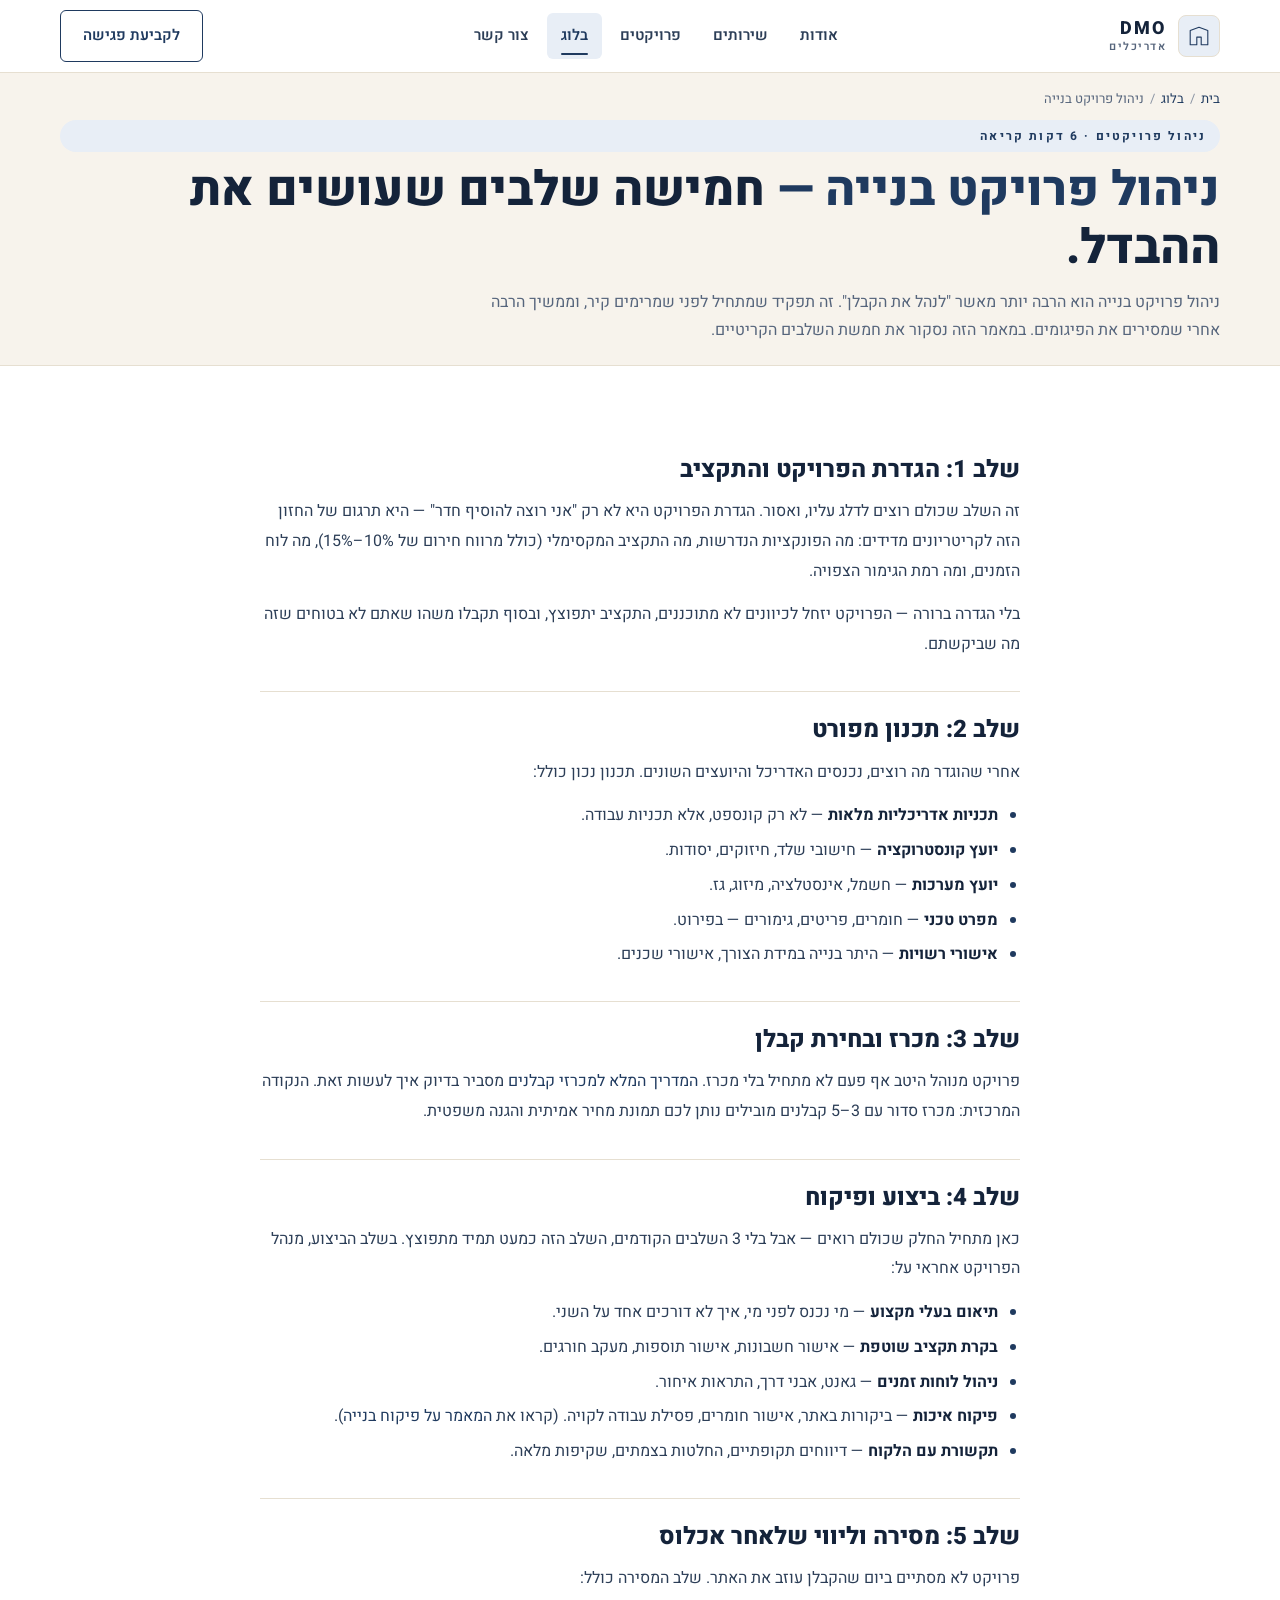
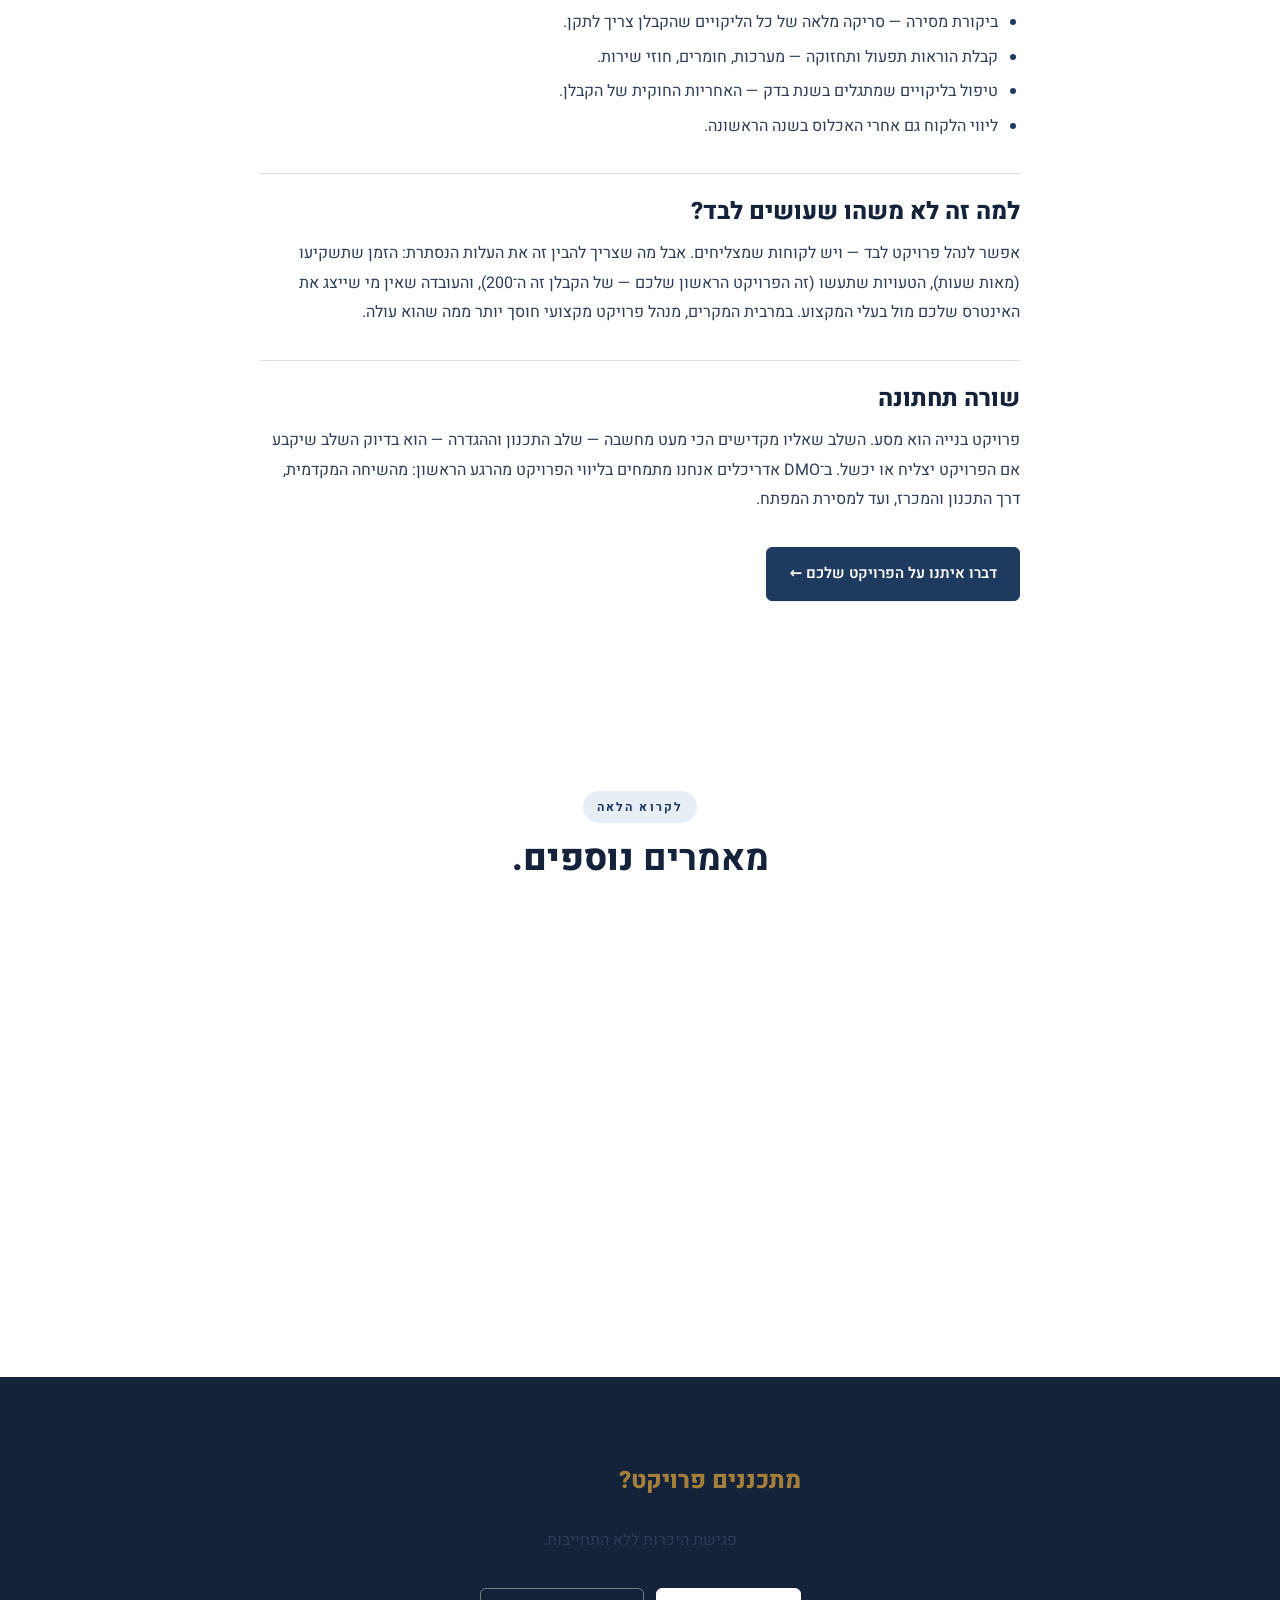
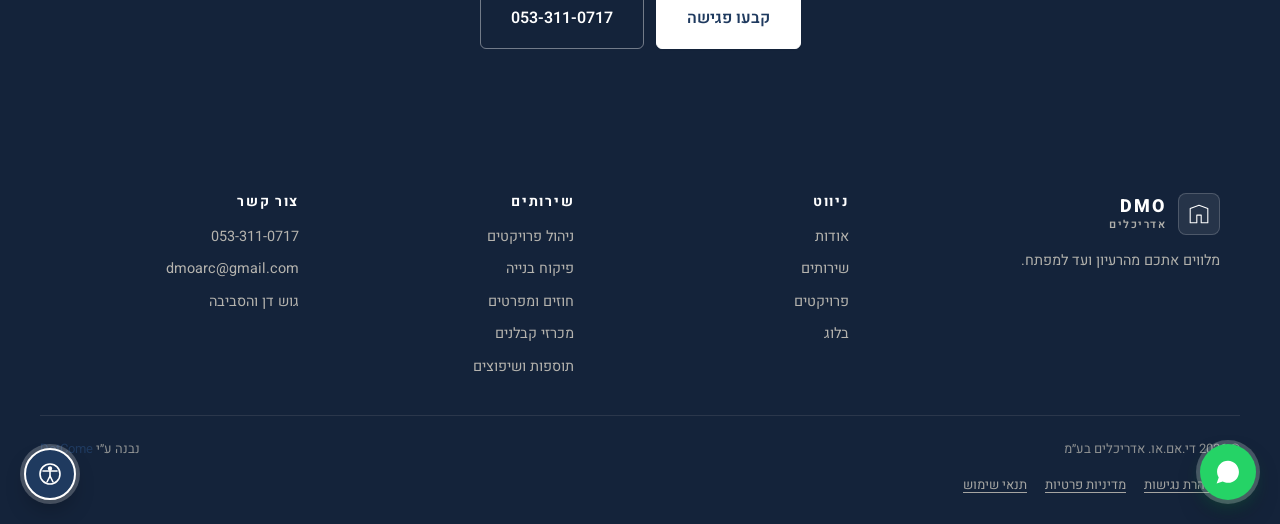
<file: blog/project-management-construction.html>
<!DOCTYPE html>
<html lang="he" dir="rtl">
<head>
  <meta charset="UTF-8" />
  <meta name="viewport" content="width=device-width, initial-scale=1, viewport-fit=cover" />
  <meta name="theme-color" content="#ffffff" />
  <meta name="color-scheme" content="light" />

  <title>ניהול פרויקט בנייה — חמישה שלבים שעושים את ההבדל | DMO Architects</title>
  <meta name="description" content="המדריך השלם לניהול פרויקט בנייה — חמישה שלבים שכל לקוח צריך להכיר לפני שהוא מתחיל. מאת די.אם.או. אדריכלים (DMO Architects)." />
  <meta name="keywords" content="ניהול פרויקטים, ניהול פרויקט בנייה, מנהל פרויקט בנייה, שלבי פרויקט בנייה, ליווי פרויקט, די.אם.או אדריכלים, DMO Architects" />
  <meta name="author" content="די.אם.או. אדריכלים — DMO Architects" />
  <meta name="robots" content="index,follow,max-image-preview:large" />
  <meta http-equiv="content-language" content="he-IL" />
  <link rel="canonical" href="https://dmo-arc.com/blog/project-management-construction.html" />
  <link rel="alternate" hreflang="he-IL" href="https://dmo-arc.com/blog/project-management-construction.html" />
  <link rel="alternate" hreflang="he" href="https://dmo-arc.com/blog/project-management-construction.html" />
  <link rel="alternate" hreflang="x-default" href="https://dmo-arc.com/blog/project-management-construction.html" />

  <meta property="og:type" content="article" />
  <meta property="og:locale" content="he_IL" />
  <meta property="og:site_name" content="DMO Architects · די.אם.או. אדריכלים" />
  <meta property="og:title" content="ניהול פרויקט בנייה — חמישה שלבים שעושים את ההבדל" />
  <meta property="og:description" content="איך מנהלים פרויקט בנייה מהרעיון ועד למסירת המפתח." />
  <meta property="og:image" content="https://dmo-arc.com/assets/img/hallway.jpg" />
  <meta property="og:image:width" content="1200" />
  <meta property="og:image:height" content="630" />
  <meta property="og:url" content="https://dmo-arc.com/blog/project-management-construction.html" />
  <meta property="article:published_time" content="2026-04-28T08:00:00+03:00" />
  <meta property="article:modified_time" content="2026-04-28T08:00:00+03:00" />
  <meta name="twitter:card" content="summary_large_image" />
  <meta name="twitter:title" content="ניהול פרויקט בנייה — חמישה שלבים" />
  <meta name="twitter:description" content="המדריך השלם לניהול פרויקט בנייה." />
  <meta name="twitter:image" content="https://dmo-arc.com/assets/img/hallway.jpg" />

  <link rel="icon" href="/favicon.ico" sizes="any" />
  <link rel="icon" type="image/png" sizes="32x32" href="/favicon.png" />
  <link rel="icon" type="image/png" sizes="512x512" href="/assets/favicon-512.png" />
  <link rel="apple-touch-icon" href="/assets/favicon-512.png" />
  <link rel="shortcut icon" type="image/x-icon" href="/favicon.ico" />
  <link rel="manifest" href="/site.webmanifest" />

  <link rel="preconnect" href="https://fonts.googleapis.com" />
  <link rel="preconnect" href="https://fonts.gstatic.com" crossorigin />
  <link href="https://fonts.googleapis.com/css2?family=Heebo:wght@300;400;500;600;700;800;900&family=Frank+Ruhl+Libre:wght@400;500;700;900&display=swap" rel="stylesheet" />
  <link rel="stylesheet" href="../assets/css/style.css?v=8" />

  <script type="application/ld+json">
  {
    "@context": "https://schema.org",
    "@graph": [
      {
        "@type": "BlogPosting",
        "@id": "https://dmo-arc.com/blog/project-management-construction.html#article",
        "url": "https://dmo-arc.com/blog/project-management-construction.html",
        "mainEntityOfPage": "https://dmo-arc.com/blog/project-management-construction.html",
        "headline": "ניהול פרויקט בנייה — חמישה שלבים שעושים את ההבדל",
        "description": "המדריך השלם לניהול פרויקט בנייה — חמישה שלבים שכל לקוח צריך להכיר לפני שהוא מתחיל.",
        "image": ["https://dmo-arc.com/assets/img/hallway.jpg"],
        "datePublished": "2026-04-28T08:00:00+03:00",
        "dateModified": "2026-04-28T08:00:00+03:00",
        "inLanguage": "he-IL",
        "articleSection": "ניהול פרויקטים",
        "keywords": "ניהול פרויקט בנייה, מנהל פרויקט, שלבי פרויקט",
        "author": {"@type": "Organization", "@id": "https://dmo-arc.com/#organization"},
        "publisher": {"@id": "https://dmo-arc.com/#organization"},
        "isPartOf": {"@type": "Blog", "@id": "https://dmo-arc.com/blog/#blog"}
      },
      {
        "@type": "BreadcrumbList",
        "itemListElement": [
          {"@type": "ListItem", "position": 1, "name": "בית", "item": "https://dmo-arc.com/"},
          {"@type": "ListItem", "position": 2, "name": "בלוג", "item": "https://dmo-arc.com/blog/"},
          {"@type": "ListItem", "position": 3, "name": "ניהול פרויקט בנייה", "item": "https://dmo-arc.com/blog/project-management-construction.html"}
        ]
      }
    ]
  }
  </script>
</head>
<body>
  <a href="#main" class="skip-link">דלג לתוכן הראשי</a>
  <div class="scroll-progress" aria-hidden="true"><span></span></div>

  <header class="header is-scrolled" id="header">
    <div class="container header__row">
      <a href="../index.html#top" class="logo" aria-label="די אם או אדריכלים - בית">
        <span class="logo__mark"><svg viewBox="0 0 40 40" aria-hidden="true"><path d="M4 36 V10 L20 4 L36 10 V36 H24 V22 H16 V36 Z" fill="none" stroke="currentColor" stroke-width="2" stroke-linejoin="round"/></svg></span>
        <span class="logo__text"><strong>DMO</strong><em>אדריכלים</em></span>
      </a>
      <nav class="nav" aria-label="ניווט ראשי">
        <ul class="nav__list">
          <li><a href="../index.html#about">אודות</a></li>
          <li><a href="../index.html#services">שירותים</a></li>
          <li><a href="../projects.html">פרויקטים</a></li>
          <li><a href="../blog/" class="is-active">בלוג</a></li>
          <li><a href="../index.html#contact">צור קשר</a></li>
        </ul>
      </nav>
      <a href="../index.html#contact" class="btn btn--ghost header__cta">לקביעת פגישה</a>
      <button class="menu-toggle" aria-label="פתח תפריט" aria-expanded="false" aria-controls="mobile-nav"><span></span><span></span><span></span></button>
    </div>
    <div class="mobile-nav" id="mobile-nav" hidden>
      <ul>
        <li><a href="../index.html#about">אודות</a></li>
        <li><a href="../index.html#services">שירותים</a></li>
        <li><a href="../projects.html">פרויקטים</a></li>
        <li><a href="../blog/">בלוג</a></li>
        <li><a href="../index.html#contact">צור קשר</a></li>
      </ul>
      <a href="tel:+972533110717" class="btn btn--primary btn--block">התקשרו עכשיו</a>
    </div>
  </header>

  <main id="main">
    <article class="subhero">
      <div class="container subhero__inner">
        <nav class="crumbs" aria-label="פירורי לחם">
          <a href="../index.html">בית</a><span class="sep">/</span><a href="../blog/">בלוג</a><span class="sep">/</span><span aria-current="page">ניהול פרויקט בנייה</span>
        </nav>
        <span class="eyebrow">ניהול פרויקטים · 6 דקות קריאה</span>
        <h1>
          <span class="is-serif is-accent">ניהול פרויקט בנייה —</span>
          חמישה שלבים שעושים את ההבדל.
        </h1>
        <p>
          ניהול פרויקט בנייה הוא הרבה יותר מאשר "לנהל את הקבלן". זה תפקיד שמתחיל לפני שמרימים
          קיר, וממשיך הרבה אחרי שמסירים את הפיגומים. במאמר הזה נסקור את חמשת השלבים הקריטיים.
        </p>
      </div>
    </article>

    <section class="section">
      <div class="container" style="max-width: 800px;">

        <h2>שלב 1: הגדרת הפרויקט והתקציב</h2>
        <p>זה השלב שכולם רוצים לדלג עליו, ואסור. הגדרת הפרויקט היא לא רק "אני רוצה להוסיף חדר" —
        היא תרגום של החזון הזה לקריטריונים מדידים: מה הפונקציות הנדרשות, מה התקציב המקסימלי
        (כולל מרווח חירום של 10%–15%), מה לוח הזמנים, ומה רמת הגימור הצפויה.</p>

        <p>בלי הגדרה ברורה — הפרויקט יזחל לכיוונים לא מתוכננים, התקציב יתפוצץ, ובסוף תקבלו משהו
        שאתם לא בטוחים שזה מה שביקשתם.</p>

        <h2>שלב 2: תכנון מפורט</h2>
        <p>אחרי שהוגדר מה רוצים, נכנסים האדריכל והיועצים השונים. תכנון נכון כולל:</p>
        <ul>
          <li><strong>תכניות אדריכליות מלאות</strong> — לא רק קונספט, אלא תכניות עבודה.</li>
          <li><strong>יועץ קונסטרוקציה</strong> — חישובי שלד, חיזוקים, יסודות.</li>
          <li><strong>יועץ מערכות</strong> — חשמל, אינסטלציה, מיזוג, גז.</li>
          <li><strong>מפרט טכני</strong> — חומרים, פריטים, גימורים — בפירוט.</li>
          <li><strong>אישורי רשויות</strong> — היתר בנייה במידת הצורך, אישורי שכנים.</li>
        </ul>

        <h2>שלב 3: מכרז ובחירת קבלן</h2>
        <p>פרויקט מנוהל היטב אף פעם לא מתחיל בלי מכרז. <a href="contractor-tender-guide.html">המדריך
        המלא למכרזי קבלנים</a> מסביר בדיוק איך לעשות זאת. הנקודה המרכזית: מכרז סדור עם 3–5 קבלנים
        מובילים נותן לכם תמונת מחיר אמיתית והגנה משפטית.</p>

        <h2>שלב 4: ביצוע ופיקוח</h2>
        <p>כאן מתחיל החלק שכולם רואים — אבל בלי 3 השלבים הקודמים, השלב הזה כמעט תמיד מתפוצץ.
        בשלב הביצוע, מנהל הפרויקט אחראי על:</p>
        <ul>
          <li><strong>תיאום בעלי מקצוע</strong> — מי נכנס לפני מי, איך לא דורכים אחד על השני.</li>
          <li><strong>בקרת תקציב שוטפת</strong> — אישור חשבונות, אישור תוספות, מעקב חורגים.</li>
          <li><strong>ניהול לוחות זמנים</strong> — גאנט, אבני דרך, התראות איחור.</li>
          <li><strong>פיקוח איכות</strong> — ביקורות באתר, אישור חומרים, פסילת עבודה לקויה.
          (קראו את <a href="why-construction-supervision-matters.html">המאמר על פיקוח בנייה</a>).</li>
          <li><strong>תקשורת עם הלקוח</strong> — דיווחים תקופתיים, החלטות בצמתים, שקיפות מלאה.</li>
        </ul>

        <h2>שלב 5: מסירה וליווי שלאחר אכלוס</h2>
        <p>פרויקט לא מסתיים ביום שהקבלן עוזב את האתר. שלב המסירה כולל:</p>
        <ul>
          <li>ביקורת מסירה — סריקה מלאה של כל הליקויים שהקבלן צריך לתקן.</li>
          <li>קבלת הוראות תפעול ותחזוקה — מערכות, חומרים, חוזי שירות.</li>
          <li>טיפול בליקויים שמתגלים בשנת בדק — האחריות החוקית של הקבלן.</li>
          <li>ליווי הלקוח גם אחרי האכלוס בשנה הראשונה.</li>
        </ul>

        <h2>למה זה לא משהו שעושים לבד?</h2>
        <p>אפשר לנהל פרויקט לבד — ויש לקוחות שמצליחים. אבל מה שצריך להבין זה את העלות הנסתרת:
        הזמן שתשקיעו (מאות שעות), הטעויות שתעשו (זה הפרויקט הראשון שלכם — של הקבלן זה ה־200),
        והעובדה שאין מי שייצג את האינטרס שלכם מול בעלי המקצוע. במרבית המקרים, מנהל פרויקט
        מקצועי חוסך יותר ממה שהוא עולה.</p>

        <h2>שורה תחתונה</h2>
        <p>פרויקט בנייה הוא מסע. השלב שאליו מקדישים הכי מעט מחשבה — שלב התכנון וההגדרה — הוא
        בדיוק השלב שיקבע אם הפרויקט יצליח או יכשל. ב־DMO אדריכלים אנחנו מתמחים בליווי
        הפרויקט מהרגע הראשון: מהשיחה המקדמית, דרך התכנון והמכרז, ועד למסירת המפתח.</p>

        <p style="margin-top: 32px;"><a href="../index.html#contact" class="btn btn--primary">דברו איתנו על הפרויקט שלכם ←</a></p>
      </div>
    </section>

    <section class="section">
      <div class="container">
        <header class="section-head"><span class="eyebrow">לקרוא הלאה</span><h2 class="section-title"><span class="is-serif">מאמרים</span> נוספים.</h2></header>
        <div class="projects-list__grid">
          <a class="card" href="why-construction-supervision-matters.html"><div class="card__media"><img src="../assets/img/crane.jpg" alt="" loading="lazy"/></div><div class="card__caption"><h3>למה פיקוח בנייה צמוד הוא ההשקעה הכי משתלמת</h3></div></a>
          <a class="card" href="contractor-tender-guide.html"><div class="card__media"><img src="../assets/img/steel-frame.jpg" alt="" loading="lazy"/></div><div class="card__caption"><h3>מדריך מכרזי קבלנים</h3></div></a>
          <a class="card" href="renovation-vs-addition.html"><div class="card__media"><img src="../assets/img/tile-niches.jpg" alt="" loading="lazy"/></div><div class="card__caption"><h3>תוספת בנייה או שיפוץ?</h3></div></a>
        </div>
      </div>
    </section>

    <section class="cta section">
      <div class="container cta__wrap">
        <h2 class="cta__title"><span class="is-serif">מתכננים פרויקט?</span> נשמח לעזור.</h2>
        <p>פגישת היכרות ללא התחייבות.</p>
        <div class="cta__buttons"><a href="../index.html#contact" class="btn btn--primary btn--lg">קבעו פגישה</a><a href="tel:+972533110717" class="btn btn--ghost btn--lg">053-311-0717</a></div>
      </div>
    </section>
  </main>

  <footer class="footer" role="contentinfo">
    <div class="container footer__grid">
      <div class="footer__brand"><a href="../index.html#top" class="logo logo--light"><span class="logo__mark"><svg viewBox="0 0 40 40" aria-hidden="true"><path d="M4 36 V10 L20 4 L36 10 V36 H24 V22 H16 V36 Z" fill="none" stroke="currentColor" stroke-width="2" stroke-linejoin="round"/></svg></span><span class="logo__text"><strong>DMO</strong><em>אדריכלים</em></span></a><p>מלווים אתכם מהרעיון ועד למפתח.</p></div>
      <div><h4>ניווט</h4><ul class="footer__links"><li><a href="../index.html#about">אודות</a></li><li><a href="../index.html#services">שירותים</a></li><li><a href="../projects.html">פרויקטים</a></li><li><a href="../blog/">בלוג</a></li></ul></div>
      <div><h4>שירותים</h4><ul class="footer__links"><li>ניהול פרויקטים</li><li>פיקוח בנייה</li><li>חוזים ומפרטים</li><li>מכרזי קבלנים</li><li>תוספות ושיפוצים</li></ul></div>
      <div><h4>צור קשר</h4><ul class="footer__links"><li><a href="tel:+972533110717" dir="ltr">053-311-0717</a></li><li><a href="mailto:dmoarc@gmail.com">dmoarc@gmail.com</a></li><li>גוש דן והסביבה</li></ul></div>
    </div>
    <div class="footer__bottom container"><span>© <span id="year"></span> די.אם.או. אדריכלים בע״מ</span><span>נבנה ע״י <a href="https://dotcome.co.il" target="_blank" rel="noopener">DotCome</a></span></div>
    <div class="container footer__legal"><a href="../accessibility.html">הצהרת נגישות</a><a href="../privacy.html">מדיניות פרטיות</a><a href="../terms.html">תנאי שימוש</a></div>
  </footer>

  <a href="https://wa.me/972533110717" target="_blank" rel="noopener" class="wa" aria-label="וואטסאפ"><span class="wa__pulse" aria-hidden="true"></span><svg viewBox="0 0 32 32" aria-hidden="true"><path fill="#fff" d="M16 3C9 3 3.5 8.5 3.5 15.5c0 2.5.7 4.8 1.9 6.8L3 29l6.9-2.2c2 1 4.2 1.6 6.1 1.6 7 0 12.5-5.5 12.5-12.5S23 3 16 3z"/></svg><span class="wa__label">וואטסאפ</span></a>
  <button class="to-top" id="toTop" aria-label="חזרה למעלה"><svg viewBox="0 0 24 24" aria-hidden="true"><path d="M6 15l6-6 6 6" fill="none" stroke="currentColor" stroke-width="2" stroke-linecap="round" stroke-linejoin="round"/></svg></button>

  <script src="../assets/js/a11y.js" defer></script>
  <script src="../assets/js/main.js" defer></script>
</body>
</html>
</file>
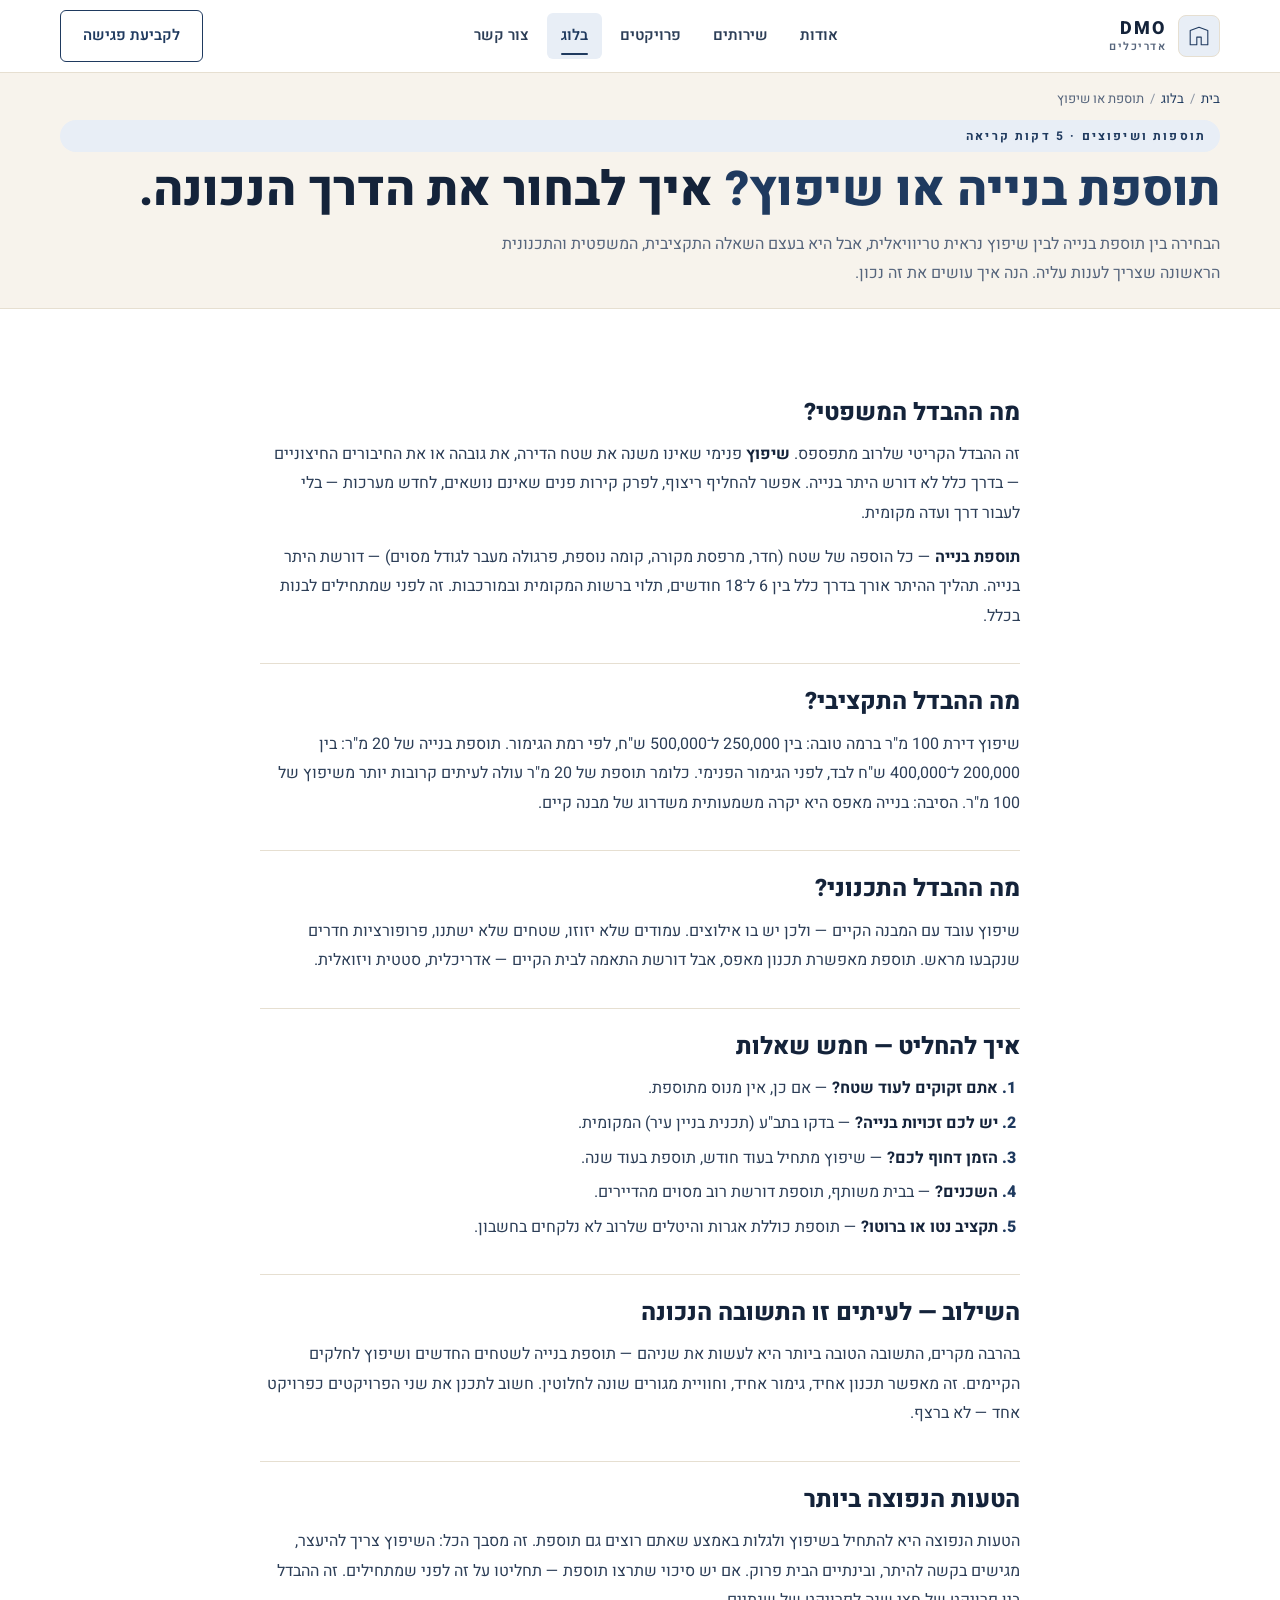
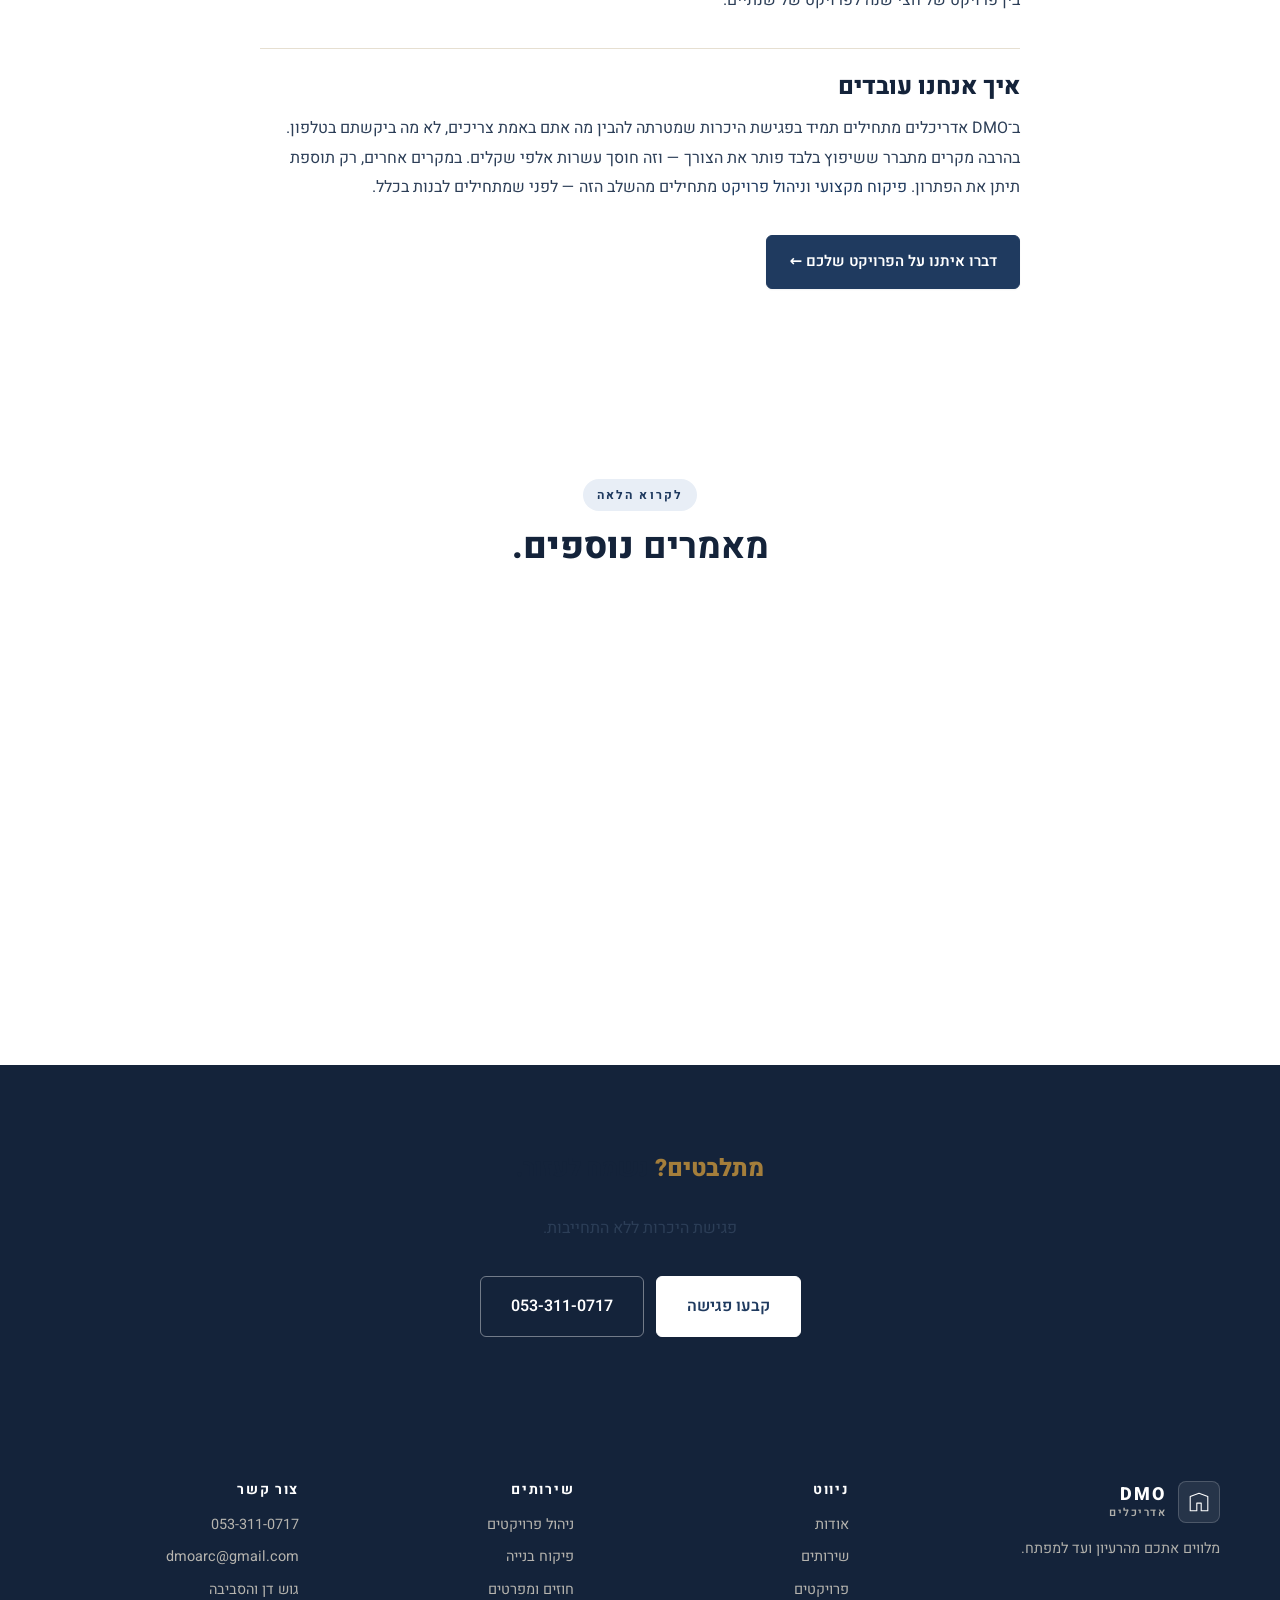
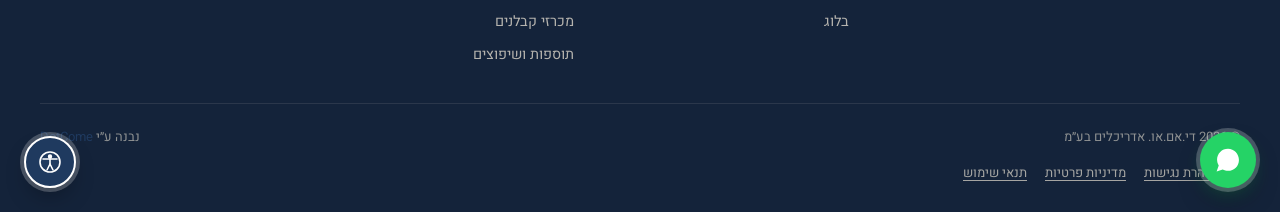
<file: blog/renovation-vs-addition.html>
<!DOCTYPE html>
<html lang="he" dir="rtl">
<head>
  <meta charset="UTF-8" />
  <meta name="viewport" content="width=device-width, initial-scale=1, viewport-fit=cover" />
  <meta name="theme-color" content="#ffffff" />
  <meta name="color-scheme" content="light" />

  <title>תוספת בנייה או שיפוץ — איך בוחרים את הדרך הנכונה | DMO Architects</title>
  <meta name="description" content="מתי כדאי לעשות תוספת בנייה ומתי שיפוץ? ההבדלים המשפטיים, התקציביים והתכנוניים — כל מה שצריך להחליט. מאת די.אם.או. אדריכלים (DMO Architects)." />
  <meta name="keywords" content="תוספת בנייה, שיפוץ, שיפוץ דירה, תוספת חדר, היתר בנייה, תכנון תוספת, די.אם.או אדריכלים, DMO Architects" />
  <meta name="author" content="די.אם.או. אדריכלים — DMO Architects" />
  <meta name="robots" content="index,follow,max-image-preview:large" />
  <meta http-equiv="content-language" content="he-IL" />
  <link rel="canonical" href="https://dmo-arc.com/blog/renovation-vs-addition.html" />
  <link rel="alternate" hreflang="he-IL" href="https://dmo-arc.com/blog/renovation-vs-addition.html" />
  <link rel="alternate" hreflang="he" href="https://dmo-arc.com/blog/renovation-vs-addition.html" />
  <link rel="alternate" hreflang="x-default" href="https://dmo-arc.com/blog/renovation-vs-addition.html" />

  <meta property="og:type" content="article" />
  <meta property="og:locale" content="he_IL" />
  <meta property="og:site_name" content="DMO Architects · די.אם.או. אדריכלים" />
  <meta property="og:title" content="תוספת בנייה או שיפוץ — איך בוחרים את הדרך הנכונה" />
  <meta property="og:description" content="ההבדלים המשפטיים, התקציביים והתכנוניים — כל מה שצריך להחליט." />
  <meta property="og:image" content="https://dmo-arc.com/assets/img/tile-niches.jpg" />
  <meta property="og:image:width" content="1200" />
  <meta property="og:image:height" content="630" />
  <meta property="og:url" content="https://dmo-arc.com/blog/renovation-vs-addition.html" />
  <meta property="article:published_time" content="2026-04-28T08:00:00+03:00" />
  <meta property="article:modified_time" content="2026-04-28T08:00:00+03:00" />
  <meta name="twitter:card" content="summary_large_image" />
  <meta name="twitter:title" content="תוספת בנייה או שיפוץ?" />
  <meta name="twitter:description" content="איך בוחרים את הדרך הנכונה." />
  <meta name="twitter:image" content="https://dmo-arc.com/assets/img/tile-niches.jpg" />

  <link rel="icon" href="/favicon.ico" sizes="any" />
  <link rel="icon" type="image/png" sizes="32x32" href="/favicon.png" />
  <link rel="icon" type="image/png" sizes="512x512" href="/assets/favicon-512.png" />
  <link rel="apple-touch-icon" href="/assets/favicon-512.png" />
  <link rel="shortcut icon" type="image/x-icon" href="/favicon.ico" />
  <link rel="manifest" href="/site.webmanifest" />

  <link rel="preconnect" href="https://fonts.googleapis.com" />
  <link rel="preconnect" href="https://fonts.gstatic.com" crossorigin />
  <link href="https://fonts.googleapis.com/css2?family=Heebo:wght@300;400;500;600;700;800;900&family=Frank+Ruhl+Libre:wght@400;500;700;900&display=swap" rel="stylesheet" />
  <link rel="stylesheet" href="../assets/css/style.css?v=8" />

  <script type="application/ld+json">
  {
    "@context": "https://schema.org",
    "@graph": [
      {
        "@type": "BlogPosting",
        "@id": "https://dmo-arc.com/blog/renovation-vs-addition.html#article",
        "url": "https://dmo-arc.com/blog/renovation-vs-addition.html",
        "mainEntityOfPage": "https://dmo-arc.com/blog/renovation-vs-addition.html",
        "headline": "תוספת בנייה או שיפוץ? איך לבחור את הדרך הנכונה",
        "description": "מתי כדאי לעשות תוספת בנייה ומתי שיפוץ — ההבדלים המשפטיים, התקציביים והתכנוניים.",
        "image": ["https://dmo-arc.com/assets/img/tile-niches.jpg"],
        "datePublished": "2026-04-28T08:00:00+03:00",
        "dateModified": "2026-04-28T08:00:00+03:00",
        "inLanguage": "he-IL",
        "articleSection": "תוספות ושיפוצים",
        "keywords": "תוספת בנייה, שיפוץ דירה, היתר בנייה, תכנון תוספת",
        "author": {"@type": "Organization", "@id": "https://dmo-arc.com/#organization"},
        "publisher": {"@id": "https://dmo-arc.com/#organization"},
        "isPartOf": {"@type": "Blog", "@id": "https://dmo-arc.com/blog/#blog"}
      },
      {
        "@type": "BreadcrumbList",
        "itemListElement": [
          {"@type": "ListItem", "position": 1, "name": "בית", "item": "https://dmo-arc.com/"},
          {"@type": "ListItem", "position": 2, "name": "בלוג", "item": "https://dmo-arc.com/blog/"},
          {"@type": "ListItem", "position": 3, "name": "תוספת בנייה או שיפוץ?", "item": "https://dmo-arc.com/blog/renovation-vs-addition.html"}
        ]
      }
    ]
  }
  </script>
</head>
<body>
  <a href="#main" class="skip-link">דלג לתוכן הראשי</a>
  <div class="scroll-progress" aria-hidden="true"><span></span></div>

  <header class="header is-scrolled" id="header">
    <div class="container header__row">
      <a href="../index.html#top" class="logo" aria-label="די אם או אדריכלים - בית">
        <span class="logo__mark"><svg viewBox="0 0 40 40" aria-hidden="true"><path d="M4 36 V10 L20 4 L36 10 V36 H24 V22 H16 V36 Z" fill="none" stroke="currentColor" stroke-width="2" stroke-linejoin="round"/></svg></span>
        <span class="logo__text"><strong>DMO</strong><em>אדריכלים</em></span>
      </a>
      <nav class="nav" aria-label="ניווט ראשי">
        <ul class="nav__list">
          <li><a href="../index.html#about">אודות</a></li>
          <li><a href="../index.html#services">שירותים</a></li>
          <li><a href="../projects.html">פרויקטים</a></li>
          <li><a href="../blog/" class="is-active">בלוג</a></li>
          <li><a href="../index.html#contact">צור קשר</a></li>
        </ul>
      </nav>
      <a href="../index.html#contact" class="btn btn--ghost header__cta">לקביעת פגישה</a>
      <button class="menu-toggle" aria-label="פתח תפריט" aria-expanded="false" aria-controls="mobile-nav"><span></span><span></span><span></span></button>
    </div>
    <div class="mobile-nav" id="mobile-nav" hidden>
      <ul>
        <li><a href="../index.html#about">אודות</a></li>
        <li><a href="../index.html#services">שירותים</a></li>
        <li><a href="../projects.html">פרויקטים</a></li>
        <li><a href="../blog/">בלוג</a></li>
        <li><a href="../index.html#contact">צור קשר</a></li>
      </ul>
      <a href="tel:+972533110717" class="btn btn--primary btn--block">התקשרו עכשיו</a>
    </div>
  </header>

  <main id="main">
    <article class="subhero">
      <div class="container subhero__inner">
        <nav class="crumbs" aria-label="פירורי לחם">
          <a href="../index.html">בית</a><span class="sep">/</span><a href="../blog/">בלוג</a><span class="sep">/</span><span aria-current="page">תוספת או שיפוץ</span>
        </nav>
        <span class="eyebrow">תוספות ושיפוצים · 5 דקות קריאה</span>
        <h1>
          <span class="is-serif is-accent">תוספת בנייה או שיפוץ?</span>
          איך לבחור את הדרך הנכונה.
        </h1>
        <p>
          הבחירה בין תוספת בנייה לבין שיפוץ נראית טריוויאלית, אבל היא בעצם השאלה
          התקציבית, המשפטית והתכנונית הראשונה שצריך לענות עליה. הנה איך עושים את זה נכון.
        </p>
      </div>
    </article>

    <section class="section">
      <div class="container" style="max-width: 800px;">

        <h2>מה ההבדל המשפטי?</h2>
        <p>זה ההבדל הקריטי שלרוב מתפספס. <strong>שיפוץ</strong> פנימי שאינו משנה את שטח הדירה,
        את גובהה או את החיבורים החיצוניים — בדרך כלל לא דורש היתר בנייה. אפשר להחליף ריצוף,
        לפרק קירות פנים שאינם נושאים, לחדש מערכות — בלי לעבור דרך ועדה מקומית.</p>
        <p><strong>תוספת בנייה</strong> — כל הוספה של שטח (חדר, מרפסת מקורה, קומה נוספת, פרגולה
        מעבר לגודל מסוים) — דורשת היתר בנייה. תהליך ההיתר אורך בדרך כלל בין 6 ל־18 חודשים,
        תלוי ברשות המקומית ובמורכבות. זה לפני שמתחילים לבנות בכלל.</p>

        <h2>מה ההבדל התקציבי?</h2>
        <p>שיפוץ דירת 100 מ"ר ברמה טובה: בין 250,000 ל־500,000 ש"ח, לפי רמת הגימור. תוספת בנייה
        של 20 מ"ר: בין 200,000 ל־400,000 ש"ח לבד, לפני הגימור הפנימי. כלומר תוספת של 20 מ"ר
        עולה לעיתים קרובות יותר משיפוץ של 100 מ"ר. הסיבה: בנייה מאפס היא יקרה משמעותית
        משדרוג של מבנה קיים.</p>

        <h2>מה ההבדל התכנוני?</h2>
        <p>שיפוץ עובד עם המבנה הקיים — ולכן יש בו אילוצים. עמודים שלא יזוזו, שטחים שלא ישתנו,
        פרופורציות חדרים שנקבעו מראש. תוספת מאפשרת תכנון מאפס, אבל דורשת התאמה לבית הקיים —
        אדריכלית, סטטית ויזואלית.</p>

        <h2>איך להחליט — חמש שאלות</h2>
        <ol>
          <li><strong>אתם זקוקים לעוד שטח?</strong> — אם כן, אין מנוס מתוספת.</li>
          <li><strong>יש לכם זכויות בנייה?</strong> — בדקו בתב"ע (תכנית בניין עיר) המקומית.</li>
          <li><strong>הזמן דחוף לכם?</strong> — שיפוץ מתחיל בעוד חודש, תוספת בעוד שנה.</li>
          <li><strong>השכנים?</strong> — בבית משותף, תוספת דורשת רוב מסוים מהדיירים.</li>
          <li><strong>תקציב נטו או ברוטו?</strong> — תוספת כוללת אגרות והיטלים שלרוב לא נלקחים בחשבון.</li>
        </ol>

        <h2>השילוב — לעיתים זו התשובה הנכונה</h2>
        <p>בהרבה מקרים, התשובה הטובה ביותר היא לעשות את שניהם — תוספת בנייה לשטחים החדשים
        ושיפוץ לחלקים הקיימים. זה מאפשר תכנון אחיד, גימור אחיד, וחוויית מגורים שונה לחלוטין.
        חשוב לתכנן את שני הפרויקטים כפרויקט אחד — לא ברצף.</p>

        <h2>הטעות הנפוצה ביותר</h2>
        <p>הטעות הנפוצה היא להתחיל בשיפוץ ולגלות באמצע שאתם רוצים גם תוספת. זה מסבך הכל:
        השיפוץ צריך להיעצר, מגישים בקשה להיתר, ובינתיים הבית פרוק. אם יש סיכוי שתרצו תוספת —
        תחליטו על זה לפני שמתחילים. זה ההבדל בין פרויקט של חצי שנה לפרויקט של שנתיים.</p>

        <h2>איך אנחנו עובדים</h2>
        <p>ב־DMO אדריכלים מתחילים תמיד בפגישת היכרות שמטרתה להבין מה אתם באמת צריכים, לא
        מה ביקשתם בטלפון. בהרבה מקרים מתברר ששיפוץ בלבד פותר את הצורך — וזה חוסך עשרות אלפי
        שקלים. במקרים אחרים, רק תוספת תיתן את הפתרון. <a href="why-construction-supervision-matters.html">פיקוח
        מקצועי</a> ו<a href="project-management-construction.html">ניהול
        פרויקט</a> מתחילים מהשלב הזה — לפני שמתחילים לבנות בכלל.</p>

        <p style="margin-top: 32px;"><a href="../index.html#contact" class="btn btn--primary">דברו איתנו על הפרויקט שלכם ←</a></p>
      </div>
    </section>

    <section class="section">
      <div class="container">
        <header class="section-head"><span class="eyebrow">לקרוא הלאה</span><h2 class="section-title"><span class="is-serif">מאמרים</span> נוספים.</h2></header>
        <div class="projects-list__grid">
          <a class="card" href="why-construction-supervision-matters.html"><div class="card__media"><img src="../assets/img/crane.jpg" alt="" loading="lazy"/></div><div class="card__caption"><h3>למה פיקוח בנייה צמוד הוא ההשקעה הכי משתלמת</h3></div></a>
          <a class="card" href="contractor-tender-guide.html"><div class="card__media"><img src="../assets/img/steel-frame.jpg" alt="" loading="lazy"/></div><div class="card__caption"><h3>מדריך מכרזי קבלנים</h3></div></a>
          <a class="card" href="project-management-construction.html"><div class="card__media"><img src="../assets/img/hallway.jpg" alt="" loading="lazy"/></div><div class="card__caption"><h3>ניהול פרויקט בנייה — חמישה שלבים</h3></div></a>
        </div>
      </div>
    </section>

    <section class="cta section">
      <div class="container cta__wrap">
        <h2 class="cta__title"><span class="is-serif">מתלבטים?</span> נשמח לעזור.</h2>
        <p>פגישת היכרות ללא התחייבות.</p>
        <div class="cta__buttons"><a href="../index.html#contact" class="btn btn--primary btn--lg">קבעו פגישה</a><a href="tel:+972533110717" class="btn btn--ghost btn--lg">053-311-0717</a></div>
      </div>
    </section>
  </main>

  <footer class="footer" role="contentinfo">
    <div class="container footer__grid">
      <div class="footer__brand"><a href="../index.html#top" class="logo logo--light"><span class="logo__mark"><svg viewBox="0 0 40 40" aria-hidden="true"><path d="M4 36 V10 L20 4 L36 10 V36 H24 V22 H16 V36 Z" fill="none" stroke="currentColor" stroke-width="2" stroke-linejoin="round"/></svg></span><span class="logo__text"><strong>DMO</strong><em>אדריכלים</em></span></a><p>מלווים אתכם מהרעיון ועד למפתח.</p></div>
      <div><h4>ניווט</h4><ul class="footer__links"><li><a href="../index.html#about">אודות</a></li><li><a href="../index.html#services">שירותים</a></li><li><a href="../projects.html">פרויקטים</a></li><li><a href="../blog/">בלוג</a></li></ul></div>
      <div><h4>שירותים</h4><ul class="footer__links"><li>ניהול פרויקטים</li><li>פיקוח בנייה</li><li>חוזים ומפרטים</li><li>מכרזי קבלנים</li><li>תוספות ושיפוצים</li></ul></div>
      <div><h4>צור קשר</h4><ul class="footer__links"><li><a href="tel:+972533110717" dir="ltr">053-311-0717</a></li><li><a href="mailto:dmoarc@gmail.com">dmoarc@gmail.com</a></li><li>גוש דן והסביבה</li></ul></div>
    </div>
    <div class="footer__bottom container"><span>© <span id="year"></span> די.אם.או. אדריכלים בע״מ</span><span>נבנה ע״י <a href="https://dotcome.co.il" target="_blank" rel="noopener">DotCome</a></span></div>
    <div class="container footer__legal"><a href="../accessibility.html">הצהרת נגישות</a><a href="../privacy.html">מדיניות פרטיות</a><a href="../terms.html">תנאי שימוש</a></div>
  </footer>

  <a href="https://wa.me/972533110717" target="_blank" rel="noopener" class="wa" aria-label="וואטסאפ"><span class="wa__pulse" aria-hidden="true"></span><svg viewBox="0 0 32 32" aria-hidden="true"><path fill="#fff" d="M16 3C9 3 3.5 8.5 3.5 15.5c0 2.5.7 4.8 1.9 6.8L3 29l6.9-2.2c2 1 4.2 1.6 6.1 1.6 7 0 12.5-5.5 12.5-12.5S23 3 16 3z"/></svg><span class="wa__label">וואטסאפ</span></a>
  <button class="to-top" id="toTop" aria-label="חזרה למעלה"><svg viewBox="0 0 24 24" aria-hidden="true"><path d="M6 15l6-6 6 6" fill="none" stroke="currentColor" stroke-width="2" stroke-linecap="round" stroke-linejoin="round"/></svg></button>

  <script src="../assets/js/a11y.js" defer></script>
  <script src="../assets/js/main.js" defer></script>
</body>
</html>
</file>
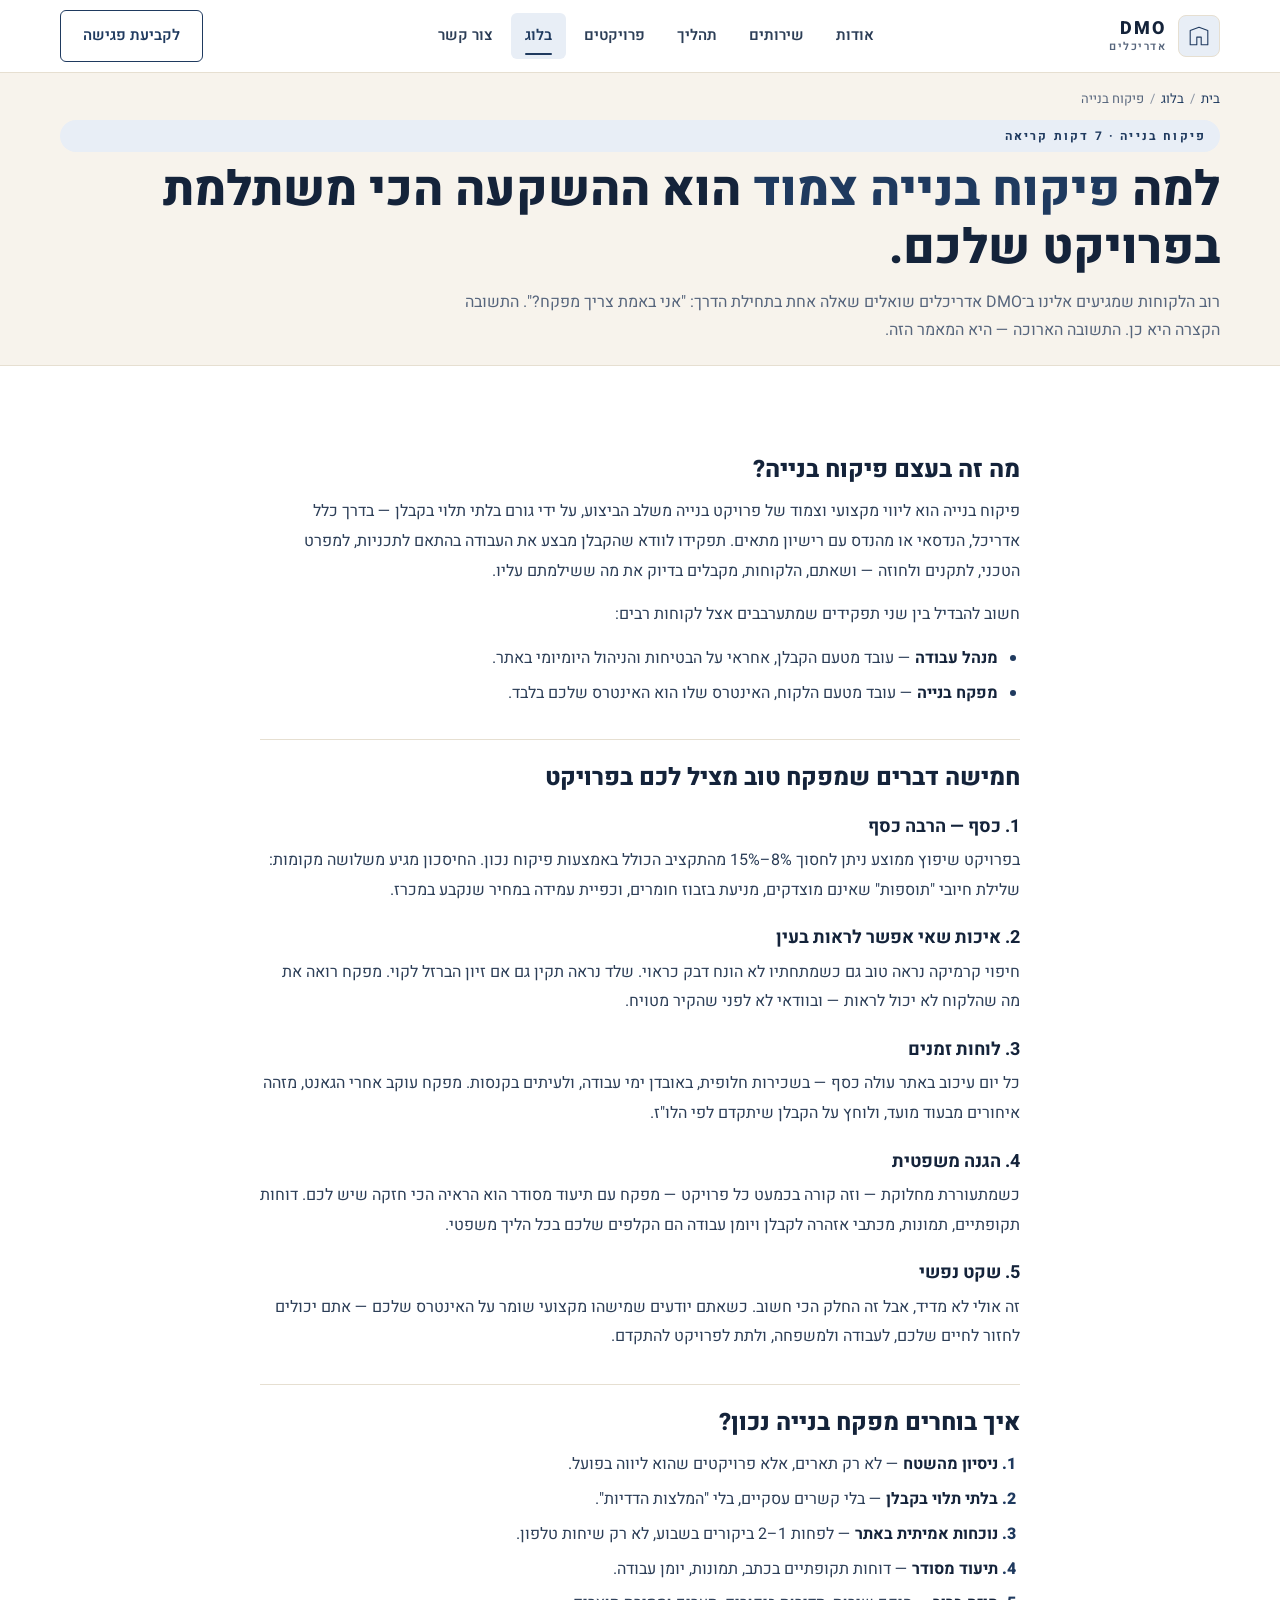
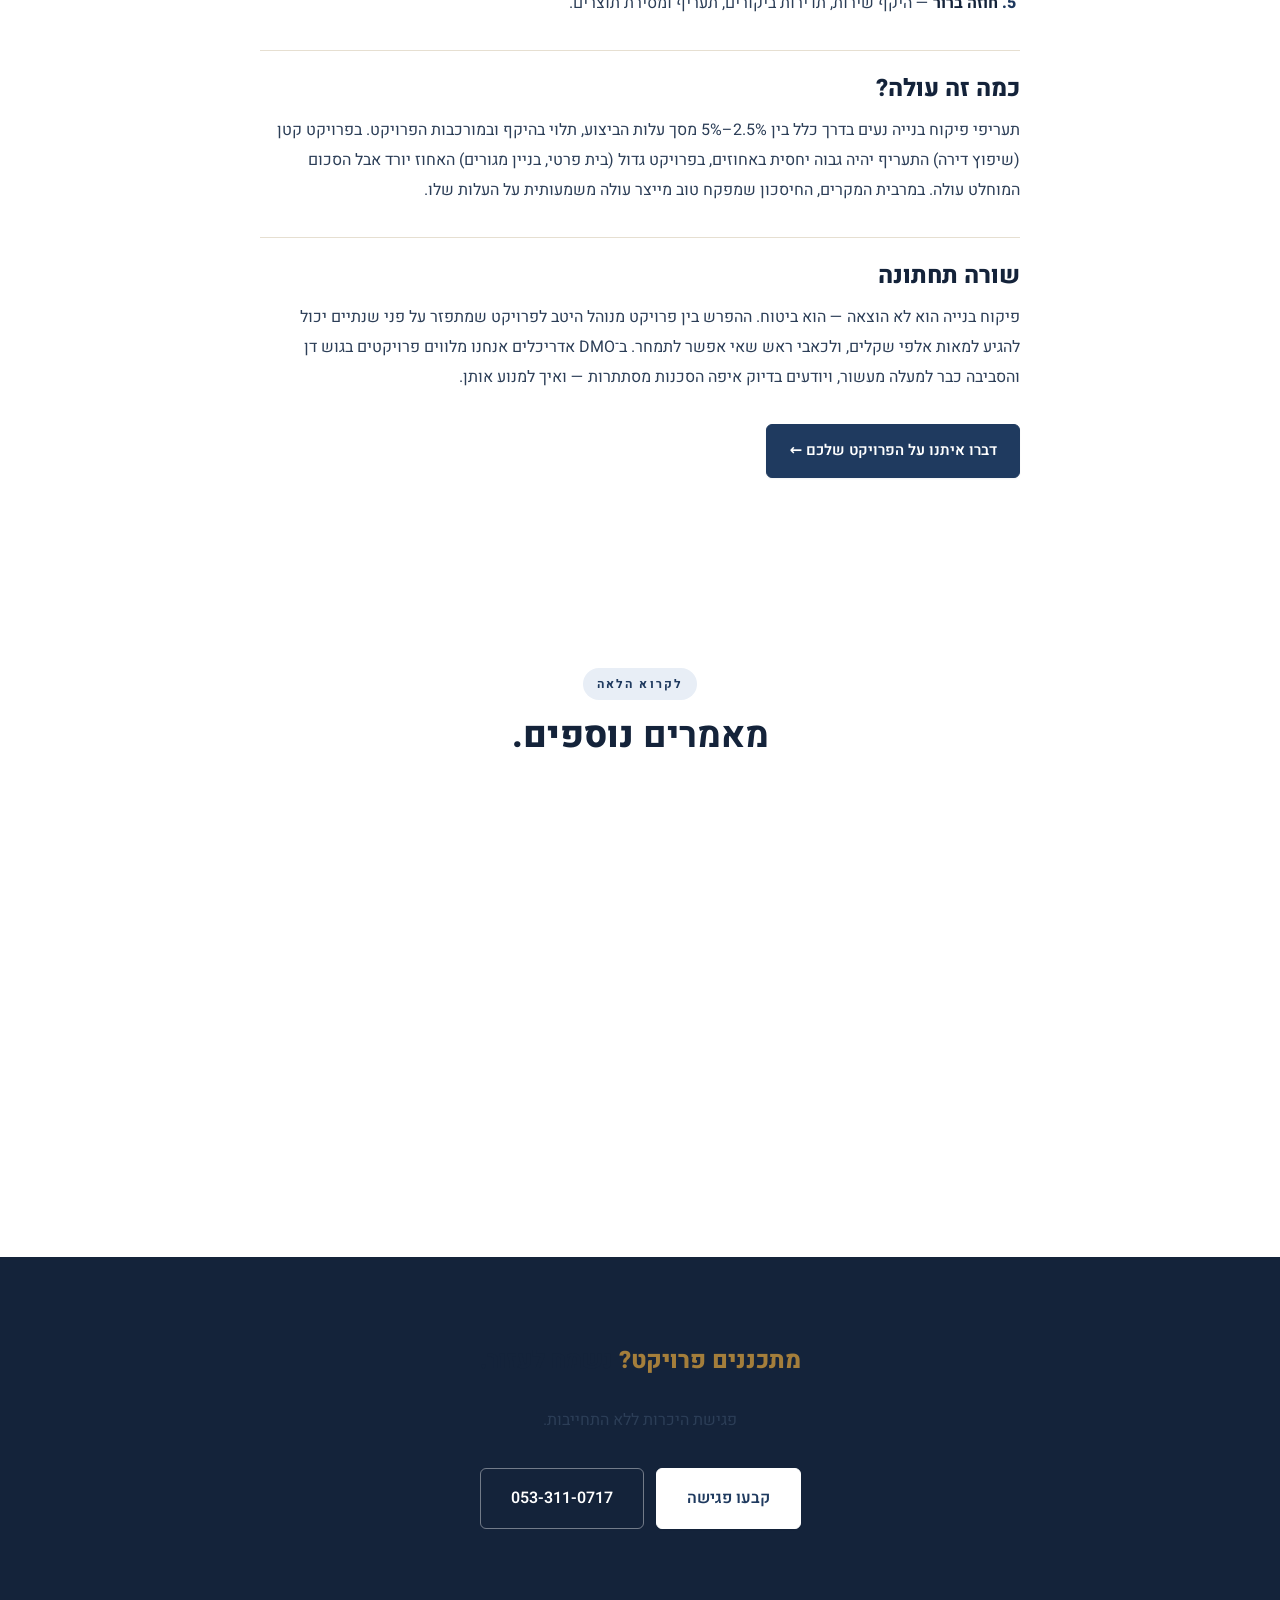
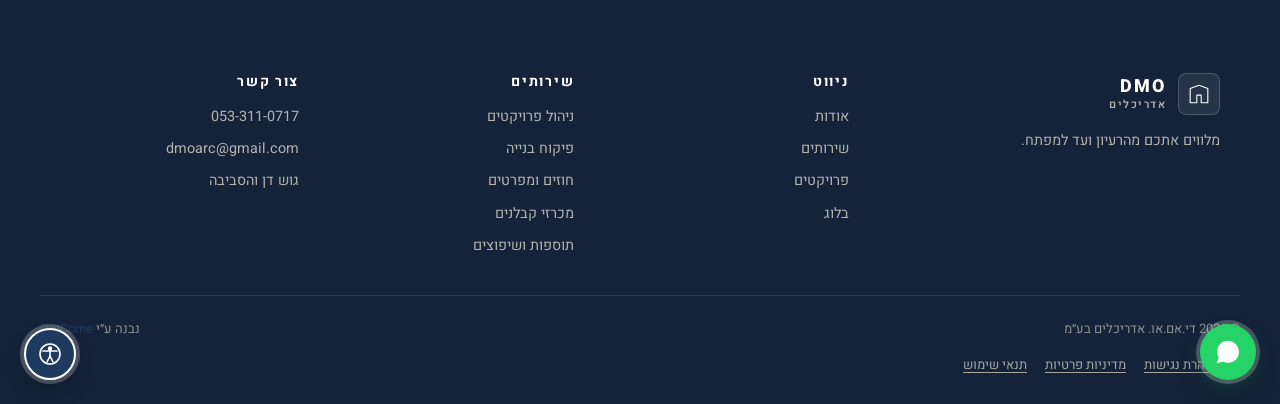
<file: blog/why-construction-supervision-matters.html>
<!DOCTYPE html>
<html lang="he" dir="rtl">
<head>
  <meta charset="UTF-8" />
  <meta name="viewport" content="width=device-width, initial-scale=1, viewport-fit=cover" />
  <meta name="theme-color" content="#ffffff" />
  <meta name="color-scheme" content="light" />

  <title>למה פיקוח בנייה צמוד הוא ההשקעה הכי משתלמת | DMO Architects</title>
  <meta name="description" content="מה באמת עושה מפקח בנייה, איזה כשלים הוא מונע, וכמה זה חוסך בפועל. מאמר מהשטח של די.אם.או. אדריכלים — DMO Architects." />
  <meta name="keywords" content="פיקוח בנייה, מפקח בנייה, חשיבות פיקוח בנייה, ליווי פרויקט בנייה, איך בוחרים מפקח, ניהול ופיקוח בנייה, DMO Architects" />
  <meta name="author" content="די.אם.או. אדריכלים — DMO Architects" />
  <meta name="robots" content="index,follow,max-image-preview:large" />
  <meta http-equiv="content-language" content="he-IL" />
  <link rel="canonical" href="https://dmo-arc.com/blog/why-construction-supervision-matters.html" />
  <link rel="alternate" hreflang="he-IL" href="https://dmo-arc.com/blog/why-construction-supervision-matters.html" />
  <link rel="alternate" hreflang="he" href="https://dmo-arc.com/blog/why-construction-supervision-matters.html" />
  <link rel="alternate" hreflang="x-default" href="https://dmo-arc.com/blog/why-construction-supervision-matters.html" />

  <meta property="og:type" content="article" />
  <meta property="og:locale" content="he_IL" />
  <meta property="og:site_name" content="DMO Architects · די.אם.או. אדריכלים" />
  <meta property="og:title" content="למה פיקוח בנייה צמוד הוא ההשקעה הכי משתלמת" />
  <meta property="og:description" content="מה באמת עושה מפקח בנייה, איזה כשלים הוא מונע, וכמה זה חוסך בפועל." />
  <meta property="og:image" content="https://dmo-arc.com/assets/img/crane.jpg" />
  <meta property="og:image:width" content="1200" />
  <meta property="og:image:height" content="630" />
  <meta property="og:url" content="https://dmo-arc.com/blog/why-construction-supervision-matters.html" />
  <meta property="article:published_time" content="2026-04-28T08:00:00+03:00" />
  <meta property="article:modified_time" content="2026-04-28T08:00:00+03:00" />
  <meta property="article:author" content="DMO Architects" />
  <meta property="article:section" content="פיקוח בנייה" />
  <meta property="article:tag" content="פיקוח בנייה" />
  <meta property="article:tag" content="ניהול פרויקטים" />
  <meta name="twitter:card" content="summary_large_image" />
  <meta name="twitter:title" content="למה פיקוח בנייה צמוד הוא ההשקעה הכי משתלמת" />
  <meta name="twitter:description" content="חמישה דברים שמפקח טוב מציל בפרויקט שלכם." />
  <meta name="twitter:image" content="https://dmo-arc.com/assets/img/crane.jpg" />

  <link rel="icon" href="/favicon.ico" sizes="any" />
  <link rel="icon" type="image/png" sizes="32x32" href="/favicon.png" />
  <link rel="icon" type="image/png" sizes="512x512" href="/assets/favicon-512.png" />
  <link rel="apple-touch-icon" href="/assets/favicon-512.png" />
  <link rel="shortcut icon" type="image/x-icon" href="/favicon.ico" />
  <link rel="manifest" href="/site.webmanifest" />
  <meta name="apple-mobile-web-app-title" content="DMO אדריכלים" />
  <meta name="application-name" content="DMO Architects" />

  <link rel="preconnect" href="https://fonts.googleapis.com" />
  <link rel="preconnect" href="https://fonts.gstatic.com" crossorigin />
  <link href="https://fonts.googleapis.com/css2?family=Heebo:wght@300;400;500;600;700;800;900&family=Frank+Ruhl+Libre:wght@400;500;700;900&display=swap" rel="stylesheet" />
  <link rel="stylesheet" href="../assets/css/style.css?v=8" />

  <script type="application/ld+json">
  {
    "@context": "https://schema.org",
    "@graph": [
      {
        "@type": "BlogPosting",
        "@id": "https://dmo-arc.com/blog/why-construction-supervision-matters.html#article",
        "url": "https://dmo-arc.com/blog/why-construction-supervision-matters.html",
        "mainEntityOfPage": "https://dmo-arc.com/blog/why-construction-supervision-matters.html",
        "headline": "למה פיקוח בנייה צמוד הוא ההשקעה הכי משתלמת בפרויקט שלכם",
        "description": "מה באמת עושה מפקח בנייה, איזה כשלים הוא מונע, וכמה זה חוסך בפועל.",
        "image": ["https://dmo-arc.com/assets/img/crane.jpg"],
        "datePublished": "2026-04-28T08:00:00+03:00",
        "dateModified": "2026-04-28T08:00:00+03:00",
        "inLanguage": "he-IL",
        "articleSection": "פיקוח בנייה",
        "keywords": "פיקוח בנייה, מפקח בנייה, חשיבות פיקוח, ניהול בנייה",
        "author": {"@type": "Organization", "@id": "https://dmo-arc.com/#organization", "name": "די.אם.או. אדריכלים"},
        "publisher": {"@id": "https://dmo-arc.com/#organization"},
        "isPartOf": {"@type": "Blog", "@id": "https://dmo-arc.com/blog/#blog"}
      },
      {
        "@type": "BreadcrumbList",
        "itemListElement": [
          {"@type": "ListItem", "position": 1, "name": "בית", "item": "https://dmo-arc.com/"},
          {"@type": "ListItem", "position": 2, "name": "בלוג", "item": "https://dmo-arc.com/blog/"},
          {"@type": "ListItem", "position": 3, "name": "למה פיקוח בנייה צמוד הוא ההשקעה הכי משתלמת", "item": "https://dmo-arc.com/blog/why-construction-supervision-matters.html"}
        ]
      }
    ]
  }
  </script>
</head>
<body>
  <a href="#main" class="skip-link">דלג לתוכן הראשי</a>
  <div class="scroll-progress" aria-hidden="true"><span></span></div>

  <header class="header is-scrolled" id="header">
    <div class="container header__row">
      <a href="../index.html#top" class="logo" aria-label="די אם או אדריכלים - בית">
        <span class="logo__mark"><svg viewBox="0 0 40 40" aria-hidden="true"><path d="M4 36 V10 L20 4 L36 10 V36 H24 V22 H16 V36 Z" fill="none" stroke="currentColor" stroke-width="2" stroke-linejoin="round"/></svg></span>
        <span class="logo__text"><strong>DMO</strong><em>אדריכלים</em></span>
      </a>
      <nav class="nav" aria-label="ניווט ראשי">
        <ul class="nav__list">
          <li><a href="../index.html#about">אודות</a></li>
          <li><a href="../index.html#services">שירותים</a></li>
          <li><a href="../index.html#process">תהליך</a></li>
          <li><a href="../projects.html">פרויקטים</a></li>
          <li><a href="../blog/" class="is-active">בלוג</a></li>
          <li><a href="../index.html#contact">צור קשר</a></li>
        </ul>
      </nav>
      <a href="../index.html#contact" class="btn btn--ghost header__cta">לקביעת פגישה</a>
      <button class="menu-toggle" aria-label="פתח תפריט" aria-expanded="false" aria-controls="mobile-nav"><span></span><span></span><span></span></button>
    </div>
    <div class="mobile-nav" id="mobile-nav" hidden>
      <ul>
        <li><a href="../index.html#about">אודות</a></li>
        <li><a href="../index.html#services">שירותים</a></li>
        <li><a href="../projects.html">פרויקטים</a></li>
        <li><a href="../blog/">בלוג</a></li>
        <li><a href="../index.html#contact">צור קשר</a></li>
      </ul>
      <a href="tel:+972533110717" class="btn btn--primary btn--block">התקשרו עכשיו</a>
    </div>
  </header>

  <main id="main">
    <article class="subhero">
      <div class="container subhero__inner">
        <nav class="crumbs" aria-label="פירורי לחם">
          <a href="../index.html">בית</a>
          <span class="sep">/</span>
          <a href="../blog/">בלוג</a>
          <span class="sep">/</span>
          <span aria-current="page">פיקוח בנייה</span>
        </nav>
        <span class="eyebrow">פיקוח בנייה · 7 דקות קריאה</span>
        <h1>
          למה <span class="is-serif is-accent">פיקוח בנייה צמוד</span>
          הוא ההשקעה הכי משתלמת בפרויקט שלכם.
        </h1>
        <p>
          רוב הלקוחות שמגיעים אלינו ב־DMO אדריכלים שואלים שאלה אחת בתחילת הדרך: "אני באמת צריך מפקח?".
          התשובה הקצרה היא כן. התשובה הארוכה — היא המאמר הזה.
        </p>
      </div>
    </article>

    <section class="section">
      <div class="container" style="max-width: 800px;">

        <h2>מה זה בעצם פיקוח בנייה?</h2>
        <p>פיקוח בנייה הוא ליווי מקצועי וצמוד של פרויקט בנייה משלב הביצוע, על ידי גורם בלתי תלוי בקבלן —
        בדרך כלל אדריכל, הנדסאי או מהנדס עם רישיון מתאים. תפקידו לוודא שהקבלן מבצע את העבודה בהתאם
        לתכניות, למפרט הטכני, לתקנים ולחוזה — ושאתם, הלקוחות, מקבלים בדיוק את מה ששילמתם עליו.</p>

        <p>חשוב להבדיל בין שני תפקידים שמתערבבים אצל לקוחות רבים:</p>
        <ul>
          <li><strong>מנהל עבודה</strong> — עובד מטעם הקבלן, אחראי על הבטיחות והניהול היומיומי באתר.</li>
          <li><strong>מפקח בנייה</strong> — עובד מטעם הלקוח, האינטרס שלו הוא האינטרס שלכם בלבד.</li>
        </ul>

        <h2>חמישה דברים שמפקח טוב מציל לכם בפרויקט</h2>

        <h3>1. כסף — הרבה כסף</h3>
        <p>בפרויקט שיפוץ ממוצע ניתן לחסוך 8%–15% מהתקציב הכולל באמצעות פיקוח נכון. החיסכון מגיע
        משלושה מקומות: שלילת חיובי "תוספות" שאינם מוצדקים, מניעת בזבוז חומרים, וכפיית עמידה
        במחיר שנקבע במכרז.</p>

        <h3>2. איכות שאי אפשר לראות בעין</h3>
        <p>חיפוי קרמיקה נראה טוב גם כשמתחתיו לא הונח דבק כראוי. שלד נראה תקין גם אם זיון הברזל לקוי.
        מפקח רואה את מה שהלקוח לא יכול לראות — ובוודאי לא לפני שהקיר מטויח.</p>

        <h3>3. לוחות זמנים</h3>
        <p>כל יום עיכוב באתר עולה כסף — בשכירות חלופית, באובדן ימי עבודה, ולעיתים בקנסות. מפקח
        עוקב אחרי הגאנט, מזהה איחורים מבעוד מועד, ולוחץ על הקבלן שיתקדם לפי הלו"ז.</p>

        <h3>4. הגנה משפטית</h3>
        <p>כשמתעוררת מחלוקת — וזה קורה בכמעט כל פרויקט — מפקח עם תיעוד מסודר הוא הראיה הכי
        חזקה שיש לכם. דוחות תקופתיים, תמונות, מכתבי אזהרה לקבלן ויומן עבודה הם הקלפים שלכם
        בכל הליך משפטי.</p>

        <h3>5. שקט נפשי</h3>
        <p>זה אולי לא מדיד, אבל זה החלק הכי חשוב. כשאתם יודעים שמישהו מקצועי שומר על האינטרס
        שלכם — אתם יכולים לחזור לחיים שלכם, לעבודה ולמשפחה, ולתת לפרויקט להתקדם.</p>

        <h2>איך בוחרים מפקח בנייה נכון?</h2>
        <ol>
          <li><strong>ניסיון מהשטח</strong> — לא רק תארים, אלא פרויקטים שהוא ליווה בפועל.</li>
          <li><strong>בלתי תלוי בקבלן</strong> — בלי קשרים עסקיים, בלי "המלצות הדדיות".</li>
          <li><strong>נוכחות אמיתית באתר</strong> — לפחות 1–2 ביקורים בשבוע, לא רק שיחות טלפון.</li>
          <li><strong>תיעוד מסודר</strong> — דוחות תקופתיים בכתב, תמונות, יומן עבודה.</li>
          <li><strong>חוזה ברור</strong> — היקף שירות, תדירות ביקורים, תעריף ומסירת תוצרים.</li>
        </ol>

        <h2>כמה זה עולה?</h2>
        <p>תעריפי פיקוח בנייה נעים בדרך כלל בין 2.5%–5% מסך עלות הביצוע, תלוי בהיקף ובמורכבות
        הפרויקט. בפרויקט קטן (שיפוץ דירה) התעריף יהיה גבוה יחסית באחוזים, בפרויקט גדול
        (בית פרטי, בניין מגורים) האחוז יורד אבל הסכום המוחלט עולה. במרבית המקרים, החיסכון
        שמפקח טוב מייצר עולה משמעותית על העלות שלו.</p>

        <h2>שורה תחתונה</h2>
        <p>פיקוח בנייה הוא לא הוצאה — הוא ביטוח. ההפרש בין פרויקט מנוהל היטב לפרויקט שמתפזר
        על פני שנתיים יכול להגיע למאות אלפי שקלים, ולכאבי ראש שאי אפשר לתמחר. ב־DMO אדריכלים
        אנחנו מלווים פרויקטים בגוש דן והסביבה כבר למעלה מעשור, ויודעים בדיוק איפה הסכנות
        מסתתרות — ואיך למנוע אותן.</p>

        <p style="margin-top: 32px;"><a href="../index.html#contact" class="btn btn--primary">דברו איתנו על הפרויקט שלכם ←</a></p>
      </div>
    </section>

    <section class="section" aria-label="מאמרים נוספים">
      <div class="container">
        <header class="section-head"><span class="eyebrow">לקרוא הלאה</span><h2 class="section-title"><span class="is-serif">מאמרים</span> נוספים.</h2></header>
        <div class="projects-list__grid">
          <a class="card" href="contractor-tender-guide.html"><div class="card__media"><img src="../assets/img/steel-frame.jpg" alt="" loading="lazy"/></div><div class="card__caption"><h3>מדריך מכרזי קבלנים</h3><p>איך בוחרים נכון ולמה זה משנה.</p></div></a>
          <a class="card" href="project-management-construction.html"><div class="card__media"><img src="../assets/img/hallway.jpg" alt="" loading="lazy"/></div><div class="card__caption"><h3>ניהול פרויקט בנייה</h3><p>חמישה שלבים שעושים את ההבדל.</p></div></a>
          <a class="card" href="renovation-vs-addition.html"><div class="card__media"><img src="../assets/img/tile-niches.jpg" alt="" loading="lazy"/></div><div class="card__caption"><h3>תוספת בנייה או שיפוץ?</h3><p>איך לבחור את הדרך הנכונה.</p></div></a>
        </div>
      </div>
    </section>

    <section class="cta section">
      <div class="container cta__wrap">
        <h2 class="cta__title"><span class="is-serif">מתכננים פרויקט?</span> נשמח לעזור.</h2>
        <p>פגישת היכרות ללא התחייבות.</p>
        <div class="cta__buttons">
          <a href="../index.html#contact" class="btn btn--primary btn--lg">קבעו פגישה</a>
          <a href="tel:+972533110717" class="btn btn--ghost btn--lg">053-311-0717</a>
        </div>
      </div>
    </section>
  </main>

  <footer class="footer" role="contentinfo">
    <div class="container footer__grid">
      <div class="footer__brand">
        <a href="../index.html#top" class="logo logo--light"><span class="logo__mark"><svg viewBox="0 0 40 40" aria-hidden="true"><path d="M4 36 V10 L20 4 L36 10 V36 H24 V22 H16 V36 Z" fill="none" stroke="currentColor" stroke-width="2" stroke-linejoin="round"/></svg></span><span class="logo__text"><strong>DMO</strong><em>אדריכלים</em></span></a>
        <p>מלווים אתכם מהרעיון ועד למפתח.</p>
      </div>
      <div><h4>ניווט</h4><ul class="footer__links"><li><a href="../index.html#about">אודות</a></li><li><a href="../index.html#services">שירותים</a></li><li><a href="../projects.html">פרויקטים</a></li><li><a href="../blog/">בלוג</a></li></ul></div>
      <div><h4>שירותים</h4><ul class="footer__links"><li>ניהול פרויקטים</li><li>פיקוח בנייה</li><li>חוזים ומפרטים</li><li>מכרזי קבלנים</li><li>תוספות ושיפוצים</li></ul></div>
      <div><h4>צור קשר</h4><ul class="footer__links"><li><a href="tel:+972533110717" dir="ltr">053-311-0717</a></li><li><a href="mailto:dmoarc@gmail.com">dmoarc@gmail.com</a></li><li>גוש דן והסביבה</li></ul></div>
    </div>
    <div class="footer__bottom container"><span>© <span id="year"></span> די.אם.או. אדריכלים בע״מ</span><span>נבנה ע״י <a href="https://dotcome.co.il" target="_blank" rel="noopener">DotCome</a></span></div>
    <div class="container footer__legal"><a href="../accessibility.html">הצהרת נגישות</a><a href="../privacy.html">מדיניות פרטיות</a><a href="../terms.html">תנאי שימוש</a></div>
  </footer>

  <a href="https://wa.me/972533110717" target="_blank" rel="noopener" class="wa" aria-label="וואטסאפ"><span class="wa__pulse" aria-hidden="true"></span><svg viewBox="0 0 32 32" aria-hidden="true"><path fill="#fff" d="M16 3C9 3 3.5 8.5 3.5 15.5c0 2.5.7 4.8 1.9 6.8L3 29l6.9-2.2c2 1 4.2 1.6 6.1 1.6 7 0 12.5-5.5 12.5-12.5S23 3 16 3z"/></svg><span class="wa__label">וואטסאפ</span></a>
  <button class="to-top" id="toTop" aria-label="חזרה למעלה"><svg viewBox="0 0 24 24" aria-hidden="true"><path d="M6 15l6-6 6 6" fill="none" stroke="currentColor" stroke-width="2" stroke-linecap="round" stroke-linejoin="round"/></svg></button>

  <script src="../assets/js/a11y.js" defer></script>
  <script src="../assets/js/main.js" defer></script>
</body>
</html>
</file>
<file: assets/css/style.css>
/* =======================================================
   DMO Architects — Bright, organized, professional theme
   RTL Hebrew · Mobile-first
   ======================================================= */

:root {
  /* Surfaces */
  --bg:        #ffffff;
  --bg-2:      #f7f3ec;        /* warm cream — alternating sections */
  --bg-3:      #efe8d8;        /* deeper cream — accent strips */
  --bg-deep:   #14233a;        /* deep navy — footer / dark CTA */
  --surface:   #ffffff;

  /* Lines */
  --line:        #e6dfd1;      /* warm beige hairline */
  --line-strong: #cfc4ad;
  --line-cool:   #e2e8f0;

  /* Text */
  --text:        #14233a;      /* deep navy-charcoal */
  --text-2:      #2c3e57;
  --text-dim:    #56657c;
  --text-mute:   #8a93a3;
  --text-on-dark:#f4ecdb;

  /* Brand */
  --accent:        #1f3a5f;    /* navy — primary CTA */
  --accent-hover:  #2c4f7f;
  --accent-deep:   #142a47;
  --accent-soft:   #e8eef6;
  --gold:          #a47e3b;    /* restrained warm gold — small accents only */
  --gold-soft:     #f4ead4;

  /* Status */
  --success: #16a34a;
  --danger:  #c0392b;
  --whatsapp:#25d366;

  /* Shape */
  --radius-sm: 4px;
  --radius:    8px;
  --radius-lg: 12px;
  --shadow-sm: 0 1px 2px rgba(20,35,58,.06);
  --shadow:    0 6px 18px -8px rgba(20,35,58,.18);
  --shadow-lg: 0 18px 40px -20px rgba(20,35,58,.22);

  /* Motion */
  --ease:     cubic-bezier(.2,.6,.2,1);
  --ease-out: cubic-bezier(.16,1,.3,1);

  /* Layout */
  --container: 1200px;
  --nav-h:     72px;
  --pad-x:     20px;

  /* Type */
  --font-sans:  'Heebo', 'Segoe UI', 'Noto Sans Hebrew', system-ui, -apple-system, sans-serif;
  --font-serif: 'Heebo', 'Segoe UI', system-ui, sans-serif; /* serif retired — keep var for safety */

  --fs-body: 1rem;
  --fs-h1:   clamp(1.875rem, 4.6vw, 3rem);
  --fs-h2:   clamp(1.5rem, 3.6vw, 2.25rem);
  --fs-h3:   1.125rem;
  --fs-lead: 1.0625rem;
}

/* ========= Reset ========= */
*, *::before, *::after { box-sizing: border-box; }
html {
  -webkit-text-size-adjust: 100%;
  scroll-behavior: smooth;
  scroll-padding-top: 88px;
  overflow-x: clip;
}
@media (prefers-reduced-motion: reduce) {
  html { scroll-behavior: auto; }
  *, *::before, *::after {
    animation-duration: .001ms !important;
    animation-iteration-count: 1 !important;
    transition-duration: .001ms !important;
    scroll-behavior: auto !important;
  }
}
body {
  margin: 0;
  font-family: var(--font-sans);
  font-weight: 400;
  font-size: var(--fs-body);
  line-height: 1.7;
  color: var(--text);
  background: var(--bg);
  text-rendering: optimizeLegibility;
  -webkit-font-smoothing: antialiased;
  -moz-osx-font-smoothing: grayscale;
  overflow-x: clip;
}
img, svg, video { max-width: 100%; display: block; }
img { height: auto; }
a { color: var(--accent); text-decoration: none; }
a:hover { color: var(--accent-hover); }
button { font: inherit; cursor: pointer; border: 0; background: transparent; color: inherit; -webkit-tap-highlight-color: transparent; }
input, textarea, select, button { -webkit-tap-highlight-color: transparent; }
h1, h2, h3, h4 { margin: 0; line-height: 1.25; font-weight: 700; color: var(--text); letter-spacing: 0; }

/* ========= Containers / sections ========= */
.container {
  width: 100%;
  max-width: var(--container);
  padding-inline: var(--pad-x);
  margin-inline: auto;
}
.section { padding-block: 64px; position: relative; }
@media (min-width: 900px) { .section { padding-block: 88px; } }

/* ========= Utilities ========= */
.is-serif { font-family: var(--font-sans); font-weight: 700; font-style: normal; letter-spacing: 0; }
.is-accent { color: var(--accent); }
.accent { color: var(--accent); }

.eyebrow {
  display: inline-flex; align-items: center; gap: 8px;
  font-size: 0.75rem; letter-spacing: .18em; text-transform: uppercase;
  color: var(--accent);
  font-weight: 700;
  background: var(--accent-soft);
  padding: 6px 14px;
  border-radius: 100px;
}

.section-head { text-align: center; max-width: 760px; margin: 0 auto 40px; }
.section-head--split {
  display: flex; flex-direction: column; gap: 14px;
  text-align: start; max-width: none; margin-bottom: 32px;
  align-items: flex-start;
}
.section-head--split > * { margin-inline: 0; }
@media (min-width: 800px) {
  .section-head--split {
    flex-direction: row;
    justify-content: space-between;
    align-items: flex-end;
  }
}
.section-title {
  font-size: var(--fs-h2);
  margin-top: 14px;
  color: var(--text);
  font-weight: 800;
  line-height: 1.2;
}
.section-sub { color: var(--text-dim); margin-top: 12px; }
.lead { color: var(--text-2); font-size: var(--fs-lead); line-height: 1.8; }

.sr-only {
  position: absolute !important;
  width: 1px; height: 1px; padding: 0; margin: -1px;
  overflow: hidden; clip: rect(0,0,0,0); clip-path: inset(50%);
  white-space: nowrap; border: 0;
}
.skip-link {
  position: absolute;
  width: 1px; height: 1px; padding: 0; margin: -1px;
  overflow: hidden; clip: rect(0,0,0,0); clip-path: inset(50%);
  white-space: nowrap; border: 0;
}
.skip-link:focus {
  position: fixed;
  top: 12px; inset-inline-start: 12px;
  width: auto; height: auto;
  padding: 10px 16px; margin: 0;
  overflow: visible; clip: auto; clip-path: none;
  white-space: normal;
  background: var(--accent); color: #fff;
  border-radius: 6px;
  outline: 2px solid #fff;
  z-index: 10000;
}

/* ========= Buttons ========= */
.btn {
  display: inline-flex; align-items: center; justify-content: center; gap: 8px;
  min-height: 46px;
  padding: 12px 22px;
  border-radius: 6px;
  font-weight: 600; font-size: 0.9375rem; letter-spacing: 0;
  border: 1.5px solid transparent;
  transition: background .2s ease, color .2s ease, border-color .2s ease, box-shadow .2s ease, transform .15s ease;
  white-space: nowrap;
}
.btn:focus-visible { outline: 2px solid var(--accent); outline-offset: 3px; }
.btn svg { width: 16px; height: 16px; flex-shrink: 0; }
.btn:active { transform: translateY(1px); }
.btn--primary {
  background: var(--accent);
  color: #fff;
  border-color: var(--accent);
  box-shadow: var(--shadow-sm);
}
.btn--primary:hover { background: var(--accent-hover); border-color: var(--accent-hover); color: #fff; }
.btn--ghost {
  background: #fff;
  color: var(--accent);
  border-color: var(--accent);
}
.btn--ghost:hover { background: var(--accent-soft); color: var(--accent-deep); }
.btn--link {
  min-height: auto;
  padding: 8px 0;
  color: var(--accent);
  background: transparent;
  border: 0;
  border-radius: 0;
  font-weight: 700;
  position: relative;
}
.btn--link:hover { color: var(--accent-hover); }
.btn--block { display: flex; width: 100%; }
.btn--lg { padding: 16px 30px; min-height: 54px; font-size: 1rem; }

/* ========= Preloader (kept minimal) ========= */
.preloader {
  position: fixed; inset: 0; z-index: 9999;
  background: #fff;
  display: grid; place-items: center;
  transition: opacity .35s ease, visibility .35s ease;
}
.preloader.is-hidden { opacity: 0; visibility: hidden; }
.preloader__inner { display: grid; gap: 14px; place-items: center; }
.preloader__logo { width: 110px; height: 36px; }
.preloader__text {
  fill: var(--accent);
  font-family: var(--font-sans);
  font-size: 1.5rem;
  font-weight: 800;
  letter-spacing: 4px;
}
.preloader__bar {
  width: 140px; height: 2px;
  background: var(--line);
  border-radius: 4px; overflow: hidden;
}
.preloader__bar span {
  display: block; height: 100%; width: 30%;
  background: var(--accent);
  animation: loading 1.1s linear infinite;
}
@keyframes loading {
  0%   { margin-inline-start: -40%; width: 40%; }
  50%  { width: 60%; }
  100% { margin-inline-start: 100%; width: 40%; }
}

/* ========= Scroll progress (subtle) ========= */
.scroll-progress {
  position: fixed; top: 0; inset-inline: 0;
  height: 2px; z-index: 200;
  background: transparent;
}
.scroll-progress span {
  display: block; height: 100%; width: 0%;
  background: var(--accent);
  transition: width .12s linear;
}

/* ========= Header / Navigation ========= */
.header {
  position: fixed; top: 0; inset-inline: 0; z-index: 100;
  padding: 0;
  background: #fff;
  border-bottom: 1px solid var(--line);
  transition: box-shadow .25s ease;
}
.header.is-scrolled { box-shadow: var(--shadow-sm); }
.header__row {
  display: flex; align-items: center; gap: 16px;
  justify-content: space-between;
  min-height: var(--nav-h);
}
.logo { display: inline-flex; align-items: center; gap: 12px; color: var(--text); }
.logo__mark {
  width: 42px; height: 42px;
  display: grid; place-items: center;
  color: var(--accent);
  background: var(--accent-soft);
  border-radius: 8px;
  border: 1px solid var(--line);
}
.logo__mark svg { width: 22px; height: 22px; }
.logo__text { display: grid; line-height: 1; gap: 3px; }
.logo__text strong {
  font-family: var(--font-sans);
  font-size: 1.125rem; font-weight: 800; letter-spacing: 2px;
  color: var(--text);
}
.logo__text em {
  font-style: normal; font-size: 0.6875rem; font-weight: 600;
  letter-spacing: 1.5px; color: var(--text-dim); text-transform: uppercase;
}
.logo--light { color: var(--text-on-dark); }
.logo--light .logo__mark { background: rgba(255,255,255,.08); border-color: rgba(255,255,255,.18); color: #fff; }
.logo--light .logo__text strong { color: #fff; }
.logo--light .logo__text em { color: rgba(244,236,219,.7); }

.nav { display: none; }
.nav__list { display: flex; gap: 4px; list-style: none; padding: 0; margin: 0; }
.nav__list a {
  display: inline-block;
  padding: 10px 14px;
  color: var(--text-2);
  font-weight: 600;
  font-size: 0.9375rem;
  border-radius: 6px;
  transition: color .15s ease, background .15s ease;
}
.nav__list a:hover { color: var(--accent); background: var(--accent-soft); }
.nav__list a.is-active,
.nav__list a[aria-current="page"] {
  color: var(--accent);
  background: var(--accent-soft);
}

.header__cta { display: none; }

@media (min-width: 900px) {
  .nav { display: block; }
  .header__cta { display: inline-flex; }
}

.menu-toggle {
  width: 44px; height: 44px;
  border-radius: 6px;
  border: 1px solid var(--line);
  background: #fff;
  color: var(--accent);
  display: flex; flex-direction: column; gap: 4px;
  align-items: center; justify-content: center;
  flex-shrink: 0;
}
.menu-toggle span {
  width: 22px; height: 2px; background: currentColor;
  border-radius: 2px;
  transition: transform .25s ease, opacity .2s ease;
}
.menu-toggle.is-open span:nth-child(1) { transform: translateY(6px) rotate(45deg); }
.menu-toggle.is-open span:nth-child(2) { opacity: 0; }
.menu-toggle.is-open span:nth-child(3) { transform: translateY(-6px) rotate(-45deg); }

@media (min-width: 900px) {
  .menu-toggle { display: none; }
}

.mobile-nav {
  position: fixed; top: var(--nav-h); inset-inline: 0; bottom: 0;
  background: #fff;
  padding: 22px var(--pad-x) 30px;
  transform: translateY(-14px) scale(.985);
  transform-origin: top center;
  opacity: 0; visibility: hidden;
  pointer-events: none;
  transition: opacity .32s var(--ease-out), transform .32s var(--ease-out), visibility .32s;
  z-index: 90;
  overflow-y: auto;
  overscroll-behavior: contain;
  border-top: 1px solid var(--line);
}
.mobile-nav[data-open="true"] {
  opacity: 1;
  transform: none;
  visibility: visible;
  pointer-events: auto;
}
.mobile-nav ul {
  list-style: none; padding: 0; margin: 0 0 22px;
  display: grid; gap: 6px;
}
.mobile-nav a {
  display: flex; align-items: center;
  min-height: 52px;
  padding: 12px 18px;
  border-radius: 6px; font-size: 1.0625rem; font-weight: 600;
  color: var(--text);
  border: 1px solid var(--line);
  background: #fff;
}
.mobile-nav a:hover,
.mobile-nav a[aria-current="page"] {
  border-color: var(--accent);
  color: var(--accent);
  background: var(--accent-soft);
}

/* ========= HERO ========= */
.hero {
  position: relative;
  padding: calc(var(--nav-h) + 28px) 0 60px;
  background: #0d1014;
  border-bottom: 1px solid var(--line);
  overflow: hidden;
  isolation: isolate;
}
.hero__canvas,
.hero__grid,
.hero__noise,
.hero__scroll { display: none !important; }

/* Background construction video */
.hero__video {
  position: absolute; inset: 0;
  width: 100%; height: 100%;
  object-fit: cover;
  z-index: 0;
  pointer-events: none;
}
/* Shadowy overlay for readability */
.hero__overlay {
  position: absolute; inset: 0;
  z-index: 1;
  pointer-events: none;
  background:
    linear-gradient(90deg, rgba(8,10,14,.78) 0%, rgba(8,10,14,.55) 45%, rgba(8,10,14,.35) 100%),
    linear-gradient(180deg, rgba(8,10,14,.35) 0%, rgba(8,10,14,.15) 40%, rgba(8,10,14,.55) 100%);
}
[dir="rtl"] .hero__overlay {
  background:
    linear-gradient(270deg, rgba(8,10,14,.78) 0%, rgba(8,10,14,.55) 45%, rgba(8,10,14,.35) 100%),
    linear-gradient(180deg, rgba(8,10,14,.35) 0%, rgba(8,10,14,.15) 40%, rgba(8,10,14,.55) 100%);
}

.hero__inner {
  position: relative; z-index: 2;
  display: grid; gap: 28px;
}
.hero__copy { display: grid; gap: 22px; }
@media (min-width: 900px) {
  .hero__inner {
    grid-template-columns: 1.05fr 0.95fr;
    align-items: center;
    gap: 56px;
  }
}

/* Hero slideshow */
.hero__media {
  position: relative;
  border-radius: 18px;
  overflow: hidden;
  box-shadow: 0 24px 60px -24px rgba(0,0,0,.35), 0 8px 22px -12px rgba(0,0,0,.18);
  aspect-ratio: 4 / 3;
  background: #111;
}
@media (min-width: 900px) {
  .hero__media { aspect-ratio: 5 / 6; max-height: 560px; }
}
.hero__slides {
  position: absolute; inset: 0;
}
.hero__slide {
  position: absolute; inset: 0;
  width: 100%; height: 100%;
  object-fit: cover;
  opacity: 0;
  transform: scale(1.06);
  transition: opacity 1.1s ease, transform 6s ease-out;
  will-change: opacity, transform;
}
.hero__slide.is-active {
  opacity: 1;
  transform: scale(1);
}
.hero__media-frame {
  position: absolute; inset: 0;
  pointer-events: none;
  background: linear-gradient(180deg, rgba(0,0,0,0) 55%, rgba(0,0,0,.28) 100%);
  border: 1px solid rgba(255,255,255,.08);
  border-radius: inherit;
}
@media (prefers-reduced-motion: reduce) {
  .hero__slide { transition: opacity .3s ease; transform: none; }
}
.hero__eyebrow {
  display: inline-flex; align-items: center; gap: 10px;
  color: var(--gold); font-size: 0.75rem; letter-spacing: .18em;
  text-transform: uppercase; font-weight: 700;
  flex-wrap: wrap;
  text-shadow: 0 1px 2px rgba(0,0,0,.45);
}
.hero__dot {
  width: 8px; height: 8px; border-radius: 50%;
  background: var(--gold);
  flex-shrink: 0;
  box-shadow: 0 0 0 3px rgba(164,126,59,.25);
}
.hero__title {
  font-size: var(--fs-h1);
  line-height: 1.2;
  letter-spacing: 0;
  font-weight: 800;
  color: #ffffff;
  margin: 0;
  text-shadow: 0 2px 12px rgba(0,0,0,.45);
}
.hero__title .line { display: block; }
.hero__title .line > span { display: inline; }
.hero__title .is-accent {
  color: var(--gold);
  font-style: normal;
  font-family: var(--font-sans);
  font-weight: 800;
}
.hero__title .is-serif.is-accent {
  color: var(--gold);
  font-style: normal;
  font-family: var(--font-sans);
  font-weight: 800;
}
.hero__lede {
  max-width: 640px;
  color: rgba(244,236,219,.92);
  font-size: 1rem;
  line-height: 1.85;
  margin: 4px 0 0;
  text-shadow: 0 1px 6px rgba(0,0,0,.5);
}
.hero .btn--ghost {
  color: #fff;
  border-color: rgba(255,255,255,.55);
  background: rgba(255,255,255,.06);
  backdrop-filter: blur(2px);
}
.hero .btn--ghost:hover {
  color: #fff;
  border-color: #fff;
  background: rgba(255,255,255,.14);
}
.hero__cta {
  display: flex; gap: 10px; flex-wrap: wrap;
  margin-top: 4px;
}
.hero__cta .btn { flex: 0 0 auto; }
@media (max-width: 480px) {
  .hero__cta .btn { flex: 1 1 100%; }
}

@media (min-width: 900px) {
  .hero { padding: calc(var(--nav-h) + 40px) 0 80px; }
}

/* ========= STATS BAR (under hero) ========= */
.stats {
  background: var(--bg-2, #f5f7fa);
  border-top: 1px solid var(--line);
  border-bottom: 1px solid var(--line);
  padding-block: 88px;
}
.stats__grid {
  display: grid;
  grid-template-columns: repeat(2, 1fr);
  gap: 40px 0;
  max-width: 1100px;
  margin-inline: auto;
  align-items: stretch;
}
@media (min-width: 800px) {
  .stats__grid {
    grid-template-columns: repeat(4, 1fr);
    gap: 0;
  }
}
.stat {
  display: flex;
  flex-direction: column;
  align-items: center;
  justify-content: center;
  text-align: center;
  padding: 0 16px;
  position: relative;
}
@media (min-width: 800px) {
  .stat + .stat::before {
    content: "";
    position: absolute;
    inset-block: 8px;
    inset-inline-start: 0;
    width: 1px;
    background: var(--line);
  }
}
.stat strong {
  display: block;
  font-size: 4rem;
  font-weight: 900;
  color: var(--accent, var(--text));
  line-height: 1;
  letter-spacing: -0.04em;
  font-variant-numeric: tabular-nums;
  margin: 0 0 16px;
  white-space: nowrap;
}
@media (min-width: 800px) {
  .stat strong { font-size: 4.5rem; }
}
@media (min-width: 1100px) {
  .stat strong { font-size: 5rem; }
}
.stat span {
  display: block;
  font-size: 1.05rem;
  color: var(--text);
  font-weight: 600;
  line-height: 1.4;
  letter-spacing: 0.01em;
}

/* ========= SERVICES ========= */
.services {
  background: var(--bg-2);
}
.services__grid {
  display: grid;
  grid-template-columns: 1fr;
  gap: 18px;
}
@media (min-width: 700px) {
  .services__grid { grid-template-columns: repeat(2, 1fr); }
}
@media (min-width: 1000px) {
  .services__grid { grid-template-columns: repeat(3, 1fr); }
}
.service {
  background: #fff;
  border: 1px solid var(--line);
  border-radius: var(--radius-lg);
  padding: 28px 24px;
  transition: border-color .2s ease, box-shadow .2s ease, transform .2s ease;
  position: relative;
}
.service:hover {
  border-color: var(--accent);
  box-shadow: var(--shadow);
}
.service__num {
  display: inline-block;
  font-size: 0.75rem;
  font-weight: 800;
  color: var(--gold);
  letter-spacing: .14em;
  margin-bottom: 12px;
}
.service__icon {
  width: 56px; height: 56px;
  display: grid; place-items: center;
  color: var(--accent);
  background: var(--accent-soft);
  border-radius: 10px;
  margin-bottom: 18px;
}
.service__icon svg { width: 28px; height: 28px; }
.service h3 {
  font-size: 1.25rem;
  margin-bottom: 10px;
  color: var(--text);
}
.service p {
  color: var(--text-dim);
  margin: 0 0 16px;
  font-size: 0.9375rem;
  line-height: 1.7;
}
.service ul {
  list-style: none; padding: 0; margin: 0;
  display: grid; gap: 6px;
  border-top: 1px solid var(--line);
  padding-top: 16px;
}
.service ul li {
  display: flex; align-items: center; gap: 8px;
  font-size: 0.875rem;
  color: var(--text-2);
}
.service ul li::before {
  content: "";
  width: 5px; height: 5px;
  border-radius: 50%;
  background: var(--gold);
  flex-shrink: 0;
}

/* ========= ABOUT ========= */
.about { background: #fff; }
.about__grid {
  display: grid;
  grid-template-columns: 1fr;
  gap: 32px;
  align-items: center;
}
@media (min-width: 900px) {
  .about__grid { grid-template-columns: 1fr 1.1fr; gap: 56px; }
}
.about__media {
  position: relative;
  max-width: 460px;
  margin: 0 auto;
  width: 100%;
}
.about__image {
  position: relative;
  overflow: hidden;
  border-radius: var(--radius-lg);
  border: 1px solid var(--line);
  box-shadow: var(--shadow);
}
.about__image img {
  position: absolute;
  inset: 0;
  display: block;
  width: 100%; height: 100%; object-fit: cover;
  transition: transform .8s var(--ease);
}
.about__image:hover img { transform: scale(1.03); }
.about__image--main { aspect-ratio: 4/5; }
.about__image--sub {
  position: absolute;
  width: 55%;
  bottom: -24px;
  inset-inline-start: -16px;
  aspect-ratio: 4/3;
  border: 4px solid #fff;
}
@media (max-width: 600px) {
  .about__image--sub { display: none; }
}
.about__badge {
  position: absolute;
  top: 16px;
  inset-inline-end: 16px;
  background: var(--accent);
  color: #fff;
  border-radius: 50%;
  width: 84px; height: 84px;
  display: grid; place-items: center;
  text-align: center;
  font-weight: 700;
  box-shadow: var(--shadow);
}
.about__badge span {
  display: block; font-size: 0.625rem; letter-spacing: .14em; text-transform: uppercase; opacity: .85;
}
.about__badge strong {
  display: block; font-size: 1.375rem; font-weight: 800; line-height: 1;
}
.about__content { display: grid; gap: 18px; }
.about__list {
  list-style: none; padding: 0; margin: 8px 0 0;
  display: grid; gap: 10px;
}
.about__list li {
  display: flex; align-items: flex-start; gap: 12px;
  padding: 12px 16px;
  background: var(--bg-2);
  border: 1px solid var(--line);
  border-radius: 8px;
  font-size: 0.9375rem;
  color: var(--text-2);
  font-weight: 500;
}
.about__list li span {
  font-family: var(--font-sans);
  font-weight: 800;
  font-size: 0.875rem;
  color: var(--accent);
  background: #fff;
  border: 1px solid var(--line);
  width: 32px; height: 32px;
  display: grid; place-items: center;
  border-radius: 6px;
  flex-shrink: 0;
}
.about__actions {
  display: flex; gap: 18px; flex-wrap: wrap;
  align-items: center;
  justify-content: center;
  margin-top: 8px;
}

/* Inline highlights inside the about copy */
.about__content .hl-color { color: var(--gold); }
.about__content strong { font-weight: 800; color: var(--text); }
.about__content strong.hl-color { color: var(--gold); }
.about__content u {
  text-decoration: underline;
  text-decoration-color: var(--gold);
  text-decoration-thickness: 2px;
  text-underline-offset: 4px;
}

/* Word-by-word reveal inside the about content (RTL chronological) */
.about__content [data-words] .word {
  display: inline-block;
  opacity: 0;
  transform: translateY(8px);
  transition: opacity .55s var(--ease-out), transform .55s var(--ease-out);
  transition-delay: calc(min(var(--i, 0), 70) * 30ms);
  will-change: opacity, transform;
}
.about__content.is-visible [data-words] .word {
  opacity: 1;
  transform: none;
}
@media (prefers-reduced-motion: reduce) {
  .about__content [data-words] .word {
    opacity: 1 !important;
    transform: none !important;
    transition: none !important;
  }
}

/* ========= PROCESS ========= */
.process { background: var(--bg-2); }
.process__list {
  list-style: none; padding: 0; margin: 0;
  display: grid;
  grid-template-columns: 1fr;
  gap: 16px;
  counter-reset: step;
}
@media (min-width: 700px) { .process__list { grid-template-columns: repeat(2, 1fr); } }
@media (min-width: 1000px) { .process__list { grid-template-columns: repeat(5, 1fr); gap: 12px; } }
.process__step {
  background: #fff;
  border: 1px solid var(--line);
  border-radius: var(--radius-lg);
  padding: 24px 20px;
  position: relative;
}
.process__num {
  font-size: 0.75rem;
  font-weight: 800;
  color: var(--gold);
  letter-spacing: .14em;
  margin-bottom: 10px;
}
.process__step h3 {
  font-size: 1.0625rem;
  margin-bottom: 8px;
  color: var(--text);
}
.process__step p {
  color: var(--text-dim);
  font-size: 0.9rem;
  margin: 0;
  line-height: 1.65;
}

/* ========= PROJECTS (homepage grid) ========= */
.projects { background: #fff; }
.projects__filters,
.projects-list__filters {
  display: flex; flex-wrap: wrap; gap: 8px;
  margin: 0 0 28px;
  padding-bottom: 18px;
  border-bottom: 1px solid var(--line);
}
.chip {
  display: inline-flex; align-items: center;
  padding: 8px 16px;
  border-radius: 100px;
  background: #fff;
  color: var(--text-2);
  border: 1px solid var(--line-strong);
  font-size: 0.875rem; font-weight: 600;
  transition: background .15s ease, color .15s ease, border-color .15s ease;
}
.chip:hover { border-color: var(--accent); color: var(--accent); }
.chip.is-active {
  background: var(--accent);
  color: #fff;
  border-color: var(--accent);
}

.projects__grid,
.projects-list__grid {
  display: grid;
  grid-template-columns: 1fr;
  gap: 20px;
}
@media (min-width: 700px) { .projects__grid, .projects-list__grid { grid-template-columns: repeat(2, 1fr); } }
@media (min-width: 1000px) { .projects__grid, .projects-list__grid { grid-template-columns: repeat(3, 1fr); } }

.card {
  display: block;
  background: #fff;
  border: 1px solid var(--line);
  border-radius: var(--radius-lg);
  overflow: hidden;
  color: var(--text);
  transition: border-color .2s ease, box-shadow .2s ease, transform .2s ease;
}
.card:hover {
  border-color: var(--accent);
  box-shadow: var(--shadow);
  color: var(--text);
}
.card__media {
  aspect-ratio: 4/3;
  overflow: hidden;
  background: var(--bg-3);
}
.card__media img {
  width: 100%; height: 100%; object-fit: cover;
  transition: transform .6s var(--ease);
}
.card:hover .card__media img { transform: scale(1.04); }
.card__caption { padding: 18px 20px 22px; }
.card__caption h3 {
  font-size: 1.0625rem;
  margin: 0 0 6px;
  color: var(--text);
}
.card__caption p {
  margin: 0;
  font-size: 0.875rem;
  color: var(--text-dim);
}

/* ========= PROJECTS — homepage CTA ========= */
.projects__cta {
  display: flex;
  flex-direction: column;
  align-items: center;
  gap: 10px;
  text-align: center;
  margin-top: 36px;
  padding-top: 28px;
  border-top: 1px solid var(--line);
}
.projects__cta p {
  margin: 0;
  font-size: 0.9375rem;
  color: var(--text-dim);
}

/* ========= GALLERY STRIP — rotating photo marquee ========= */
.gallery-strip {
  background: var(--bg-2);
  padding-block: 64px;
  border-top: 1px solid var(--line);
  border-bottom: 1px solid var(--line);
  overflow: hidden;
}
.gallery-strip .section-head {
  padding-inline: var(--pad-x);
  margin-bottom: 32px;
}
.gallery-strip__viewport {
  overflow: hidden;
  cursor: grab;
  user-select: none;
  -webkit-user-select: none;
  position: relative;
  -webkit-mask-image: linear-gradient(90deg, transparent 0, #000 60px, #000 calc(100% - 60px), transparent 100%);
          mask-image: linear-gradient(90deg, transparent 0, #000 60px, #000 calc(100% - 60px), transparent 100%);
}
.gallery-strip__viewport.is-dragging { cursor: grabbing; }
.gallery-strip__track {
  display: flex;
  width: max-content;
  gap: 18px;
  will-change: transform;
}
.gallery-strip__item {
  flex: 0 0 auto;
  width: clamp(220px, 30vw, 360px);
  aspect-ratio: 4/3;
  margin: 0;
  border-radius: var(--radius-lg);
  overflow: hidden;
  background: var(--bg-3);
  border: 1px solid var(--line);
  box-shadow: var(--shadow-sm);
}
.gallery-strip__item img {
  width: 100%;
  height: 100%;
  object-fit: cover;
  pointer-events: none;
}

/* ========= TESTIMONIALS ========= */
.testimonials { background: var(--bg-2); }
.testimonials__viewport {
  overflow: hidden;
  cursor: grab;
  user-select: none;
  -webkit-user-select: none;
  position: relative;
  /* Soft fade at both edges so cards drift in/out elegantly */
  -webkit-mask-image: linear-gradient(90deg, transparent 0, #000 40px, #000 calc(100% - 40px), transparent 100%);
          mask-image: linear-gradient(90deg, transparent 0, #000 40px, #000 calc(100% - 40px), transparent 100%);
}
.testimonials__viewport.is-dragging { cursor: grabbing; }
.testimonials__track {
  display: flex;
  width: max-content;
  gap: 16px;
  will-change: transform;
}
.testi {
  flex: 0 0 min(420px, 86vw);
  padding: 28px 26px 26px;
  display: grid;
  gap: 12px;
  background: #fff;
  border: 1px solid var(--line);
  border-radius: var(--radius-lg);
}
@media (min-width: 700px) {
  .testi { padding: 32px 30px 28px; }
}
.testi__quote {
  font-family: Georgia, 'Times New Roman', serif;
  font-size: 4rem;
  line-height: .6;
  color: var(--gold);
  font-weight: 700;
  height: 24px;
}
.testi p {
  font-size: 1.0625rem;
  line-height: 1.85;
  color: var(--text-2);
  margin: 0;
  font-weight: 500;
}
.testi footer {
  display: grid;
  gap: 2px;
  padding-top: 14px;
  border-top: 1px solid var(--line);
}
.testi footer strong {
  font-size: 0.9375rem;
  font-weight: 700;
  color: var(--text);
}
.testi footer span {
  font-size: 0.8125rem;
  color: var(--text-dim);
}

.testimonials__nav {
  display: flex; gap: 10px;
  justify-content: center;
  margin-top: 18px;
}
.round-btn {
  width: 42px; height: 42px;
  border-radius: 50%;
  background: #fff;
  border: 1px solid var(--line-strong);
  color: var(--accent);
  display: grid; place-items: center;
  transition: background .2s ease, border-color .2s ease, color .2s ease;
}
.round-btn:hover { background: var(--accent); color: #fff; border-color: var(--accent); }
.round-btn svg { width: 18px; height: 18px; }

/* ========= FAQ ========= */
.faq { background: #fff; }
.faq__wrap { max-width: 840px; margin: 0 auto; }
.faq__list {
  display: grid;
  gap: 10px;
  margin-top: 8px;
}
.faq__item {
  background: #fff;
  border: 1px solid var(--line);
  border-radius: 8px;
  overflow: hidden;
  transition: border-color .2s ease, box-shadow .2s ease;
}
.faq__item[open],
.faq__item:hover { border-color: var(--accent); }
.faq__item summary {
  padding: 18px 22px;
  font-weight: 700;
  font-size: 1rem;
  color: var(--text);
  cursor: pointer;
  display: flex; align-items: center; gap: 12px;
  list-style: none;
  position: relative;
}
.faq__item summary::-webkit-details-marker { display: none; }
.faq__item summary::after {
  content: "+";
  margin-inline-start: auto;
  font-size: 1.5rem;
  font-weight: 400;
  color: var(--accent);
  transition: transform .25s ease;
  line-height: 1;
}
.faq__item[open] summary::after { content: "−"; }
.faq__item p {
  padding: 0 22px 20px;
  margin: 0;
  color: var(--text-dim);
  font-size: 0.9375rem;
  line-height: 1.75;
}

/* ========= CTA strip ========= */
.cta {
  background: var(--bg-deep);
  color: var(--text-on-dark);
  text-align: center;
}
.cta__wrap { max-width: 760px; margin: 0 auto; display: grid; gap: 18px; }
.cta__title {
  font-size: clamp(1.5rem, 3.4vw, 2.125rem);
  font-weight: 800;
  color: #fff;
  line-height: 1.25;
}
.cta__title .is-serif { color: var(--gold); font-family: var(--font-sans); font-style: normal; font-weight: 800; }
.cta p {
  margin: 0;
  color: rgba(244,236,219,.78);
  font-size: 1rem;
}
.cta__buttons {
  display: flex; gap: 12px; justify-content: center; flex-wrap: wrap;
}
.cta .btn--ghost {
  background: transparent;
  color: #fff;
  border-color: rgba(255,255,255,.4);
}
.cta .btn--ghost:hover { background: rgba(255,255,255,.08); border-color: #fff; color: #fff; }
.cta .btn--primary {
  background: #fff;
  color: var(--accent);
  border-color: #fff;
}
.cta .btn--primary:hover { background: var(--gold-soft); color: var(--accent-deep); border-color: var(--gold-soft); }

/* ========= CONTACT ========= */
.contact { background: var(--bg-2); }
.contact__grid {
  display: grid;
  grid-template-columns: 1fr;
  gap: 32px;
}
@media (min-width: 900px) {
  .contact__grid { grid-template-columns: 1fr 1fr; gap: 48px; }
}
.contact__info { display: grid; gap: 16px; align-content: start; }
.contact__details {
  list-style: none; padding: 0; margin: 8px 0 0;
  display: grid; gap: 10px;
}
.contact__details li {
  display: flex; align-items: center; gap: 14px;
  padding: 14px 16px;
  background: #fff;
  border: 1px solid var(--line);
  border-radius: 8px;
}
.contact__icon {
  width: 40px; height: 40px;
  display: grid; place-items: center;
  background: var(--accent-soft);
  color: var(--accent);
  border-radius: 8px;
  flex-shrink: 0;
}
.contact__icon svg { width: 20px; height: 20px; }
.contact__details li > div { display: grid; gap: 2px; min-width: 0; }
.contact__details li > div > span:first-child {
  font-size: 0.6875rem;
  letter-spacing: .14em;
  text-transform: uppercase;
  color: var(--text-mute);
  font-weight: 700;
}
.contact__details li a,
.contact__details li p {
  margin: 0;
  font-size: 0.9375rem;
  color: var(--text);
  font-weight: 600;
}
.contact__details li a:hover { color: var(--accent); }

.contact__social {
  display: flex; gap: 8px;
  margin-top: 6px;
}
.contact__social a {
  width: 40px; height: 40px;
  display: grid; place-items: center;
  background: #fff;
  border: 1px solid var(--line-strong);
  color: var(--accent);
  border-radius: 8px;
  font-weight: 700;
  font-size: 0.8125rem;
  transition: background .2s ease, color .2s ease, border-color .2s ease;
}
.contact__social a:hover { background: var(--accent); color: #fff; border-color: var(--accent); }
.contact__social a svg { width: 18px; height: 18px; }

/* Brand-colored contact icons (centered) */
.contact__social--brand {
  display: flex;
  gap: 14px;
  justify-content: center;
  margin-top: 18px;
  flex-wrap: wrap;
}
.contact__social--brand .contact__social-btn {
  width: 56px;
  height: 56px;
  border-radius: 50%;
  display: inline-flex;
  align-items: center;
  justify-content: center;
  color: #fff;
  border: 0;
  background: #888;
  box-shadow: 0 8px 20px -10px rgba(0,0,0,.35);
  transition: transform .25s var(--ease-out), box-shadow .25s var(--ease-out), filter .2s ease;
}
.contact__social--brand .contact__social-btn svg {
  width: 26px;
  height: 26px;
}
.contact__social--brand .contact__social-btn:hover {
  transform: translateY(-3px);
  box-shadow: 0 14px 28px -12px rgba(0,0,0,.45);
  filter: brightness(1.05);
}
.contact__social-btn--whatsapp { background: #25D366; }
.contact__social-btn--phone    { background: #1A73E8; }
.contact__social-btn--mail     { background: #EA4335; }

/* Contact form */
.contact__form {
  background: #fff;
  border: 1px solid var(--line);
  border-radius: var(--radius-lg);
  padding: 26px 22px;
  display: grid;
  gap: 14px;
}
@media (min-width: 700px) {
  .contact__form { padding: 32px 28px; }
}
.field { position: relative; }
.field--2 { display: grid; gap: 14px; grid-template-columns: 1fr; padding: 0; background: transparent; border: 0; }
@media (min-width: 600px) { .field--2 { grid-template-columns: 1fr 1fr; } }
.field input,
.field select,
.field textarea {
  width: 100%;
  background: #fff;
  border: 1px solid var(--line-strong);
  border-radius: 6px;
  padding: 14px 14px 8px;
  font: inherit;
  color: var(--text);
  transition: border-color .2s ease, box-shadow .2s ease;
  min-height: 52px;
}
.field textarea { min-height: 120px; resize: vertical; padding-top: 18px; }
.field input:focus,
.field select:focus,
.field textarea:focus {
  outline: none;
  border-color: var(--accent);
  box-shadow: 0 0 0 3px var(--accent-soft);
}
.field label {
  position: absolute;
  inset-inline-start: 14px;
  top: 14px;
  font-size: 0.9375rem;
  color: var(--text-mute);
  pointer-events: none;
  background: #fff;
  padding: 0 4px;
  transition: top .2s ease, font-size .2s ease, color .2s ease;
}
.field input:focus + label,
.field input:not(:placeholder-shown) + label,
.field textarea:focus + label,
.field textarea:not(:placeholder-shown) + label,
.field select:valid + label,
.field select:focus + label {
  top: -8px;
  font-size: 0.6875rem;
  color: var(--accent);
  font-weight: 700;
  letter-spacing: .04em;
}
.field-note {
  font-size: 0.75rem;
  color: var(--text-mute);
  margin: 0;
  text-align: center;
}
.field-note a { color: var(--accent); text-decoration: underline; }
.form-ok {
  background: rgba(22,163,74,.08);
  color: var(--success);
  border: 1px solid rgba(22,163,74,.3);
  border-radius: 6px;
  padding: 12px;
  font-weight: 600;
  text-align: center;
  margin: 0;
}

/* ========= FOOTER ========= */
.footer {
  background: var(--bg-deep);
  color: var(--text-on-dark);
  padding: 56px 0 0;
}
.footer__grid {
  display: grid;
  gap: 32px;
  grid-template-columns: 1fr;
  padding-bottom: 36px;
  border-bottom: 1px solid rgba(244,236,219,.1);
}
@media (min-width: 700px) {
  .footer__grid { grid-template-columns: 1.4fr 1fr 1fr 1fr; gap: 36px; }
}
.footer h4 {
  color: #fff;
  font-size: 0.875rem;
  font-weight: 700;
  text-transform: uppercase;
  letter-spacing: .12em;
  margin-bottom: 14px;
}
.footer__brand p {
  margin: 14px 0 0;
  font-size: 0.9rem;
  color: rgba(244,236,219,.7);
  line-height: 1.7;
}
.footer__links {
  list-style: none; padding: 0; margin: 0;
  display: grid; gap: 8px;
  font-size: 0.9rem;
}
.footer__links li,
.footer__links a {
  color: rgba(244,236,219,.72);
}
.footer__links a:hover { color: var(--gold); }
.footer__social {
  margin-top: 14px;
}
.footer__social a {
  background: rgba(255,255,255,.06);
  border-color: rgba(255,255,255,.15);
  color: #fff;
}
.footer__social a:hover { background: var(--gold); color: var(--accent-deep); border-color: var(--gold); }
.footer__bottom {
  display: flex;
  justify-content: space-between;
  flex-wrap: wrap;
  gap: 12px;
  padding: 22px 0 14px;
  font-size: 0.8125rem;
  color: rgba(244,236,219,.55);
}
.footer__legal {
  display: flex; flex-wrap: wrap;
  gap: 18px;
  padding-bottom: 28px;
  font-size: 0.8125rem;
}
.footer__legal a {
  color: rgba(244,236,219,.65);
  text-decoration: underline;
  text-underline-offset: 3px;
}
.footer__legal a:hover { color: #fff; }

/* ========= Floating WhatsApp & back-to-top ========= */
.wa {
  position: fixed;
  bottom: 24px;
  inset-inline-start: 24px;
  z-index: 200;
  width: 56px; height: 56px;
  border-radius: 50%;
  background: var(--whatsapp);
  color: #fff;
  display: grid; place-items: center;
  box-shadow: 0 0 0 4px rgba(255,255,255,.22), 0 14px 30px -8px rgba(0,0,0,.45), 0 8px 22px -8px rgba(37,211,102,.55);
  transition: transform .2s ease, box-shadow .2s ease;
}
.wa:hover { transform: translateY(-2px); box-shadow: 0 0 0 4px rgba(255,255,255,.3), 0 18px 36px -10px rgba(37,211,102,.7); }
.wa svg { width: 28px; height: 28px; }
.wa__label { display: none; }
.wa__pulse { display: none; }

.to-top {
  position: fixed;
  bottom: 88px;
  inset-inline-start: 24px;
  width: 44px; height: 44px;
  border-radius: 50%;
  background: #fff;
  color: var(--accent);
  border: 1px solid var(--line-strong);
  display: grid; place-items: center;
  opacity: 0; visibility: hidden;
  transform: translateY(8px);
  transition: opacity .25s ease, transform .25s ease, visibility .25s, background .2s ease, color .2s ease;
  z-index: 94;
  box-shadow: var(--shadow-sm);
}
.to-top.is-visible { opacity: 1; transform: none; visibility: visible; }
.to-top:hover { background: var(--accent); color: #fff; }
.to-top svg { width: 18px; height: 18px; }

/* Custom cursor turned off — hide if present */
.cursor { display: none !important; }

/* ========= SUB-HERO (inner pages) ========= */
.subhero {
  padding: calc(var(--nav-h) + 16px) 0 20px;
  background: var(--bg-2);
  border-bottom: 1px solid var(--line);
}
.subhero__inner { display: grid; gap: 10px; }
.projects-list.section { padding-block: 32px; }
@media (min-width: 900px) { .projects-list.section { padding-block: 48px; } }
.projects-list .section-head { margin-bottom: 24px; }
.subhero h1 {
  font-size: var(--fs-h1);
  font-weight: 800;
  color: var(--text);
  line-height: 1.2;
}
.subhero h1 .is-serif.is-accent {
  color: var(--accent);
  font-family: var(--font-sans);
  font-style: normal;
  font-weight: 800;
}
.subhero p {
  color: var(--text-dim);
  max-width: 760px;
  margin: 0;
  line-height: 1.8;
}
.crumbs {
  display: flex; flex-wrap: wrap; gap: 6px;
  font-size: 0.8125rem;
  color: var(--text-dim);
}
.crumbs a { color: var(--accent); }
.crumbs .sep { color: var(--text-mute); }

/* ========= PROJECT CARD (project list) ========= */
.project-card {
  background: #fff;
  border: 1px solid var(--line);
  border-radius: var(--radius-lg);
  overflow: hidden;
  display: flex; flex-direction: column;
  transition: border-color .2s ease, box-shadow .2s ease;
}
.project-card:hover { border-color: var(--accent); box-shadow: var(--shadow); }
.project-card__media {
  aspect-ratio: 4/3;
  overflow: hidden;
  background: var(--bg-3);
  position: relative;
}
.project-card__media img { width: 100%; height: 100%; object-fit: cover; transition: transform .6s var(--ease); }
.project-card:hover .project-card__media img { transform: scale(1.04); }
.project-card__count {
  position: absolute;
  bottom: 10px;
  inset-inline-end: 10px;
  background: rgba(20,35,58,.85);
  color: #fff;
  font-size: 0.75rem;
  font-weight: 700;
  padding: 4px 10px;
  border-radius: 100px;
  backdrop-filter: blur(4px);
}
.project-card__body { padding: 18px 20px 22px; display: grid; gap: 8px; flex: 1; }
.project-card__tag {
  display: inline-block;
  font-size: 0.6875rem;
  letter-spacing: .14em;
  text-transform: uppercase;
  color: var(--gold);
  font-weight: 700;
}
.project-card__body h3 { font-size: 1.0625rem; margin: 0; color: var(--text); }
.project-card__sum {
  font-size: 0.875rem;
  color: var(--text-dim);
  margin: 0;
  line-height: 1.65;
}
.project-card__meta {
  display: flex; flex-wrap: wrap; gap: 10px;
  font-size: 0.75rem;
  color: var(--text-mute);
  margin-top: 4px;
}
.project-card__cta {
  margin-top: auto;
  padding-top: 12px;
  font-size: 0.875rem;
  font-weight: 700;
  color: var(--accent);
  display: inline-flex;
  align-items: center;
  gap: 6px;
  align-self: flex-start;
  width: auto;
}
.project-card__cta svg {
  width: 16px;
  height: 16px;
}

.project-empty {
  text-align: center;
  padding: 40px 20px;
  color: var(--text-dim);
  background: var(--bg-2);
  border: 1px dashed var(--line-strong);
  border-radius: var(--radius-lg);
}

/* ========= PROJECT DETAIL ========= */
.project-detail { background: #fff; }
.project-detail__top {
  display: grid; gap: 18px;
  padding: calc(var(--nav-h) + 32px) 0 28px;
  background: var(--bg-2);
  border-bottom: 1px solid var(--line);
}
.project-detail__top h1 {
  font-size: var(--fs-h1);
  font-weight: 800;
  color: var(--text);
}
.project-detail__intro {
  font-size: 1.0625rem;
  color: var(--text-2);
  line-height: 1.85;
  max-width: 760px;
  margin: 0;
}
.project-meta {
  display: grid;
  grid-template-columns: 1fr;
  gap: 0;
  background: #fff;
  border: 1px solid var(--line);
  border-radius: var(--radius-lg);
  overflow: hidden;
  margin: 12px 0 0;
}
@media (min-width: 700px) { .project-meta { grid-template-columns: repeat(3, 1fr); } }
.project-meta__item {
  padding: 16px 20px;
  border-bottom: 1px solid var(--line);
}
@media (min-width: 700px) {
  .project-meta__item { border-bottom: 0; border-inline-end: 1px solid var(--line); }
  .project-meta__item:last-child { border-inline-end: 0; }
}
.project-meta__item:last-child { border-bottom: 0; }
.project-meta__item span {
  display: block;
  font-size: 0.6875rem; letter-spacing: .14em; text-transform: uppercase;
  color: var(--text-mute);
  font-weight: 700;
  margin-bottom: 4px;
}
.project-meta__item strong {
  display: block;
  font-size: 0.9375rem;
  color: var(--text);
  font-weight: 700;
}

.project-highlights {
  background: var(--bg-2);
  padding: 28px 24px;
  border-radius: var(--radius-lg);
  border: 1px solid var(--line);
  margin: 24px 0;
}
.project-highlights h2 { font-size: 1.125rem; margin-bottom: 14px; }
.project-highlights ul {
  list-style: none; padding: 0; margin: 0;
  display: grid; gap: 8px;
}
.project-highlights li {
  display: flex; gap: 10px;
  font-size: 0.9375rem;
  color: var(--text-2);
}
.project-highlights li::before {
  content: "✓";
  color: var(--accent);
  font-weight: 800;
  flex-shrink: 0;
}

.gallery {
  display: grid;
  grid-template-columns: 1fr;
  gap: 14px;
  margin-top: 24px;
}
@media (min-width: 600px) { .gallery { grid-template-columns: repeat(2, 1fr); } }
@media (min-width: 1000px) { .gallery { grid-template-columns: repeat(3, 1fr); } }
.gallery__item {
  aspect-ratio: 4/3;
  overflow: hidden;
  border-radius: var(--radius);
  border: 1px solid var(--line);
  background: var(--bg-3);
  cursor: zoom-in;
}
.gallery__item img { width: 100%; height: 100%; object-fit: cover; transition: transform .6s var(--ease); }
.gallery__item:hover img { transform: scale(1.04); }

.project-nav {
  display: flex; justify-content: space-between; gap: 12px;
  flex-wrap: wrap;
  margin-top: 32px;
  padding-top: 24px;
  border-top: 1px solid var(--line);
}

/* Lightbox */
.lightbox {
  position: fixed; inset: 0; z-index: 9000;
  background: rgba(20,35,58,.92);
  display: none;
  align-items: center; justify-content: center;
  padding: 20px;
}
.lightbox.is-open { display: flex; }
.lightbox-open { overflow: hidden; }
.lightbox__stage {
  position: relative;
  max-width: min(1100px, 100%);
  max-height: 100%;
  display: flex; align-items: center; justify-content: center;
}
.lightbox__img {
  max-width: 100%;
  max-height: 80vh;
  border-radius: var(--radius);
  box-shadow: 0 30px 60px -20px rgba(0,0,0,.6);
}
.lightbox__btn {
  position: absolute;
  top: 50%;
  transform: translateY(-50%);
  width: 48px; height: 48px;
  border-radius: 50%;
  background: rgba(255,255,255,.92);
  color: var(--accent);
  display: grid; place-items: center;
  box-shadow: 0 6px 16px rgba(0,0,0,.3);
  transition: background .2s ease, transform .2s ease;
}
.lightbox__btn:hover { background: #fff; transform: translateY(-50%) scale(1.05); }
.lightbox__btn svg { width: 22px; height: 22px; }
.lightbox__btn--prev { inset-inline-end: -8px; }
.lightbox__btn--next { inset-inline-start: -8px; }
.lightbox__close {
  position: absolute;
  top: 16px;
  inset-inline-end: 16px;
  width: 44px; height: 44px;
  border-radius: 50%;
  background: rgba(255,255,255,.92);
  color: var(--text);
  display: grid; place-items: center;
}
.lightbox__close:hover { background: #fff; }
.lightbox__close svg { width: 22px; height: 22px; }
.lightbox__counter {
  position: absolute;
  bottom: -32px;
  inset-inline-start: 50%;
  transform: translateX(-50%);
  color: rgba(255,255,255,.85);
  font-size: 0.875rem;
}

/* ========= 404 / error ========= */
.error-hero {
  min-height: calc(100svh - var(--nav-h));
  display: grid; place-items: center;
  background: var(--bg-2);
  text-align: center;
  padding: calc(var(--nav-h) + 32px) 20px 60px;
}
.error-hero__inner { max-width: 640px; display: grid; gap: 18px; }
.error-hero__code {
  font-size: clamp(4rem, 14vw, 7rem);
  font-weight: 800;
  color: var(--accent);
  line-height: 1;
  letter-spacing: -.02em;
  margin: 0;
}
.error-hero__title {
  font-size: var(--fs-h2);
  font-weight: 800;
  color: var(--text);
  margin: 0;
}
.error-hero__lede { color: var(--text-dim); margin: 0; }
.error-hero__cta {
  display: flex; gap: 12px; justify-content: center; flex-wrap: wrap;
  margin-top: 8px;
}

/* ========= LEGAL pages (privacy / terms / accessibility) ========= */
.legal { background: #fff; }
.legal-prose {
  max-width: 820px;
  margin: 0 auto;
  background: #fff;
  padding: 0;
  color: var(--text-2);
}
.legal-prose h1 {
  font-size: var(--fs-h1);
  margin-bottom: 8px;
}
.legal-prose h2 {
  font-size: 1.5rem;
  font-weight: 800;
  color: var(--text);
  margin: 36px 0 10px;
  padding-top: 22px;
  border-top: 1px solid var(--line);
}
.legal-prose h2:first-of-type { padding-top: 0; border-top: 0; margin-top: 18px; }
.legal-prose h3 {
  font-size: 1.125rem;
  margin: 22px 0 8px;
  color: var(--text);
}
.legal-prose p,
.legal-prose li {
  font-size: 0.9375rem;
  line-height: 1.85;
  color: var(--text-2);
}
.legal-prose ul,
.legal-prose ol {
  padding-inline-start: 22px;
  margin: 10px 0;
}
.legal-prose ul li::marker { color: var(--accent); }
.legal-prose ol li::marker { color: var(--accent); font-weight: 700; }
.legal-prose a {
  color: var(--accent);
  text-decoration: underline;
  text-underline-offset: 3px;
}
.legal-prose a:hover { color: var(--accent-hover); }
.legal-prose strong { color: var(--text); }
.legal-prose dl {
  display: grid;
  gap: 6px;
  margin: 14px 0;
}
.legal-prose dl div {
  display: grid;
  grid-template-columns: 140px 1fr;
  gap: 12px;
  padding: 10px 0;
  border-bottom: 1px dashed var(--line);
}
.legal-prose dt {
  font-weight: 700;
  color: var(--text);
}
.legal-prose dd {
  margin: 0;
}
.legal-prose dd a { color: var(--accent); }
.legal-prose dd a:hover { color: var(--accent-hover); }

.legal-meta {
  display: flex; flex-wrap: wrap; gap: 18px;
  padding: 14px 18px;
  background: var(--bg-2);
  border: 1px solid var(--line);
  border-radius: var(--radius);
  font-size: 0.875rem;
  color: var(--text-dim);
  margin: 16px 0 24px;
}
.legal-meta span { display: inline-flex; gap: 6px; }
.legal-meta strong { color: var(--text); font-weight: 700; }

.legal-toc {
  background: var(--bg-2);
  border: 1px solid var(--line);
  border-radius: var(--radius);
  padding: 18px 22px;
  margin: 0 0 28px;
  counter-reset: toc;
}
.legal-toc h3 { color: var(--accent); margin-bottom: 10px; font-size: 0.9375rem; text-transform: uppercase; letter-spacing: .12em; }
.legal-toc ol {
  list-style: none;
  padding: 0; margin: 0;
  display: grid; gap: 6px;
}
.legal-toc li { counter-increment: toc; }
.legal-toc a {
  display: inline-flex;
  gap: 8px;
  color: var(--text-2);
  font-size: 0.9375rem;
  font-weight: 500;
}
.legal-toc a::before {
  content: counter(toc, decimal) ".";
  color: var(--accent);
  font-weight: 700;
  min-width: 22px;
}
.legal-toc a:hover { color: var(--accent); }

/* ========= Reveal animations (subtle) ========= */
[data-reveal] {
  opacity: 0;
  transform: translateY(14px);
  transition: opacity .6s var(--ease-out), transform .6s var(--ease-out);
}
[data-reveal].is-visible {
  opacity: 1;
  transform: none;
}
[data-reveal="right"] { transform: translateX(20px); }
[data-reveal="left"]  { transform: translateX(-20px); }
[data-reveal="right"].is-visible,
[data-reveal="left"].is-visible { transform: none; }

/* ========= Accessibility toolbar (kept) ========= */
.a11y {
  position: fixed;
  bottom: 24px;
  inset-inline-end: 24px;
  z-index: 1000;
  font-family: var(--font-sans);
}
.a11y__trigger {
  display: inline-flex; align-items: center; justify-content: center;
  width: 52px; height: 52px;
  padding: 0;
  border-radius: 50%;
  background: var(--accent);
  color: #fff;
  border: 2px solid #fff;
  box-shadow: 0 0 0 4px rgba(255,255,255,.22), 0 12px 26px -8px rgba(0,0,0,.45);
  transition: transform .25s ease, box-shadow .25s ease;
}
.a11y__trigger svg { width: 24px; height: 24px; flex-shrink: 0; display: block; }
.a11y__trigger-label {
  position: absolute;
  width: 1px; height: 1px; padding: 0; margin: -1px;
  overflow: hidden; clip: rect(0,0,0,0); clip-path: inset(50%);
  white-space: nowrap; border: 0;
}
.a11y__trigger:focus-visible { outline: 3px solid var(--gold); outline-offset: 3px; }
.a11y__trigger:hover {
  transform: translateY(-2px) scale(1.04);
  box-shadow: 0 18px 36px -10px rgba(31,58,95,.7);
}
.a11y__panel {
  position: absolute;
  bottom: calc(100% + 12px); inset-inline-end: 0;
  width: min(340px, calc(100vw - 36px));
  background: #fff;
  color: var(--text);
  border-radius: 12px;
  box-shadow: 0 30px 60px -20px rgba(0,0,0,.3);
  padding: 18px;
  border: 1px solid var(--line);
  display: grid; gap: 14px;
  transform: translateY(8px);
  opacity: 0;
  transition: opacity .2s ease, transform .2s ease;
  pointer-events: none;
}
.a11y__panel.is-open { transform: none; opacity: 1; pointer-events: auto; }
.a11y__head {
  display: flex; align-items: center; justify-content: space-between;
  border-bottom: 1px solid var(--line);
  padding-bottom: 10px;
}
.a11y__head h2 { font-size: 1rem; font-weight: 800; color: var(--text); margin: 0; }
.a11y__close {
  width: 34px; height: 34px;
  display: grid; place-items: center;
  border-radius: 6px;
  color: var(--text);
}
.a11y__close:hover { background: var(--bg-2); }
.a11y__close svg { width: 18px; height: 18px; }
.a11y__group { display: grid; gap: 8px; }
.a11y__label {
  font-size: 0.6875rem; letter-spacing: .14em; text-transform: uppercase;
  color: var(--text-mute); font-weight: 700;
}
.a11y__row {
  display: flex; align-items: center; gap: 10px;
  background: var(--bg-2);
  border-radius: 8px;
  padding: 6px;
}
.a11y__btn {
  width: 38px; height: 38px;
  border-radius: 6px;
  background: #fff;
  color: var(--text);
  border: 1px solid var(--line);
  font-weight: 700; font-size: 1.125rem;
  display: grid; place-items: center;
}
.a11y__btn:hover { background: var(--accent); color: #fff; border-color: var(--accent); }
.a11y__btn:focus-visible { outline: 2px solid var(--accent); outline-offset: 2px; }
.a11y__readout {
  flex: 1; text-align: center;
  font-weight: 700; font-size: 0.875rem;
  color: var(--text);
  font-variant-numeric: tabular-nums;
}
.a11y__grid { display: grid; grid-template-columns: repeat(2, 1fr); gap: 8px; }
.a11y__opt {
  display: grid; grid-template-columns: 28px 1fr;
  align-items: center; gap: 8px;
  padding: 10px 12px;
  background: var(--bg-2);
  color: var(--text);
  border-radius: 8px;
  font-size: 0.8125rem; font-weight: 600;
  text-align: start;
  border: 2px solid transparent;
  min-height: 46px;
}
.a11y__opt:hover { background: var(--accent-soft); }
.a11y__opt[aria-pressed="true"] {
  background: var(--accent);
  color: #fff;
  border-color: var(--accent);
}
.a11y__opt:focus-visible { outline: 2px solid var(--accent); outline-offset: 2px; }
.a11y__opt-icon {
  width: 28px; height: 28px;
  border-radius: 6px;
  display: grid; place-items: center;
  background: #fff;
  color: var(--accent);
  font-weight: 700; font-size: 0.875rem;
}
.a11y__opt[aria-pressed="true"] .a11y__opt-icon { background: rgba(255,255,255,.18); color: #fff; }
.a11y__foot {
  display: flex; align-items: center; justify-content: space-between;
  gap: 10px;
  border-top: 1px solid var(--line);
  padding-top: 12px;
  font-size: 0.8125rem;
}
.a11y__reset {
  color: var(--accent);
  font-weight: 700;
  padding: 6px 10px;
  border-radius: 6px;
  border: 1px solid var(--line-strong);
}
.a11y__reset:hover { background: var(--accent-soft); }
.a11y__statement { color: var(--text); text-decoration: underline; font-weight: 600; }
.a11y__statement:hover { color: var(--accent); }

/* WhatsApp & to-top sit on the start; A11y on the end side. Keep clear. */
@media (max-width: 640px) {
  .wa { width: 52px; height: 52px; bottom: 18px; inset-inline-start: 18px; }
  .to-top { bottom: 80px; inset-inline-start: 18px; }
  .a11y { bottom: 18px; inset-inline-end: 18px; }
  .a11y__trigger { width: 48px; height: 48px; }
}

/* ========= Accessibility modes ========= */
html.a11y-high-contrast,
html.a11y-high-contrast body { background: #000 !important; color: #fff !important; }
html.a11y-high-contrast a,
html.a11y-high-contrast .nav__list a,
html.a11y-high-contrast .footer__links a,
html.a11y-high-contrast h1,
html.a11y-high-contrast h2,
html.a11y-high-contrast h3,
html.a11y-high-contrast h4,
html.a11y-high-contrast p,
html.a11y-high-contrast li,
html.a11y-high-contrast span,
html.a11y-high-contrast label,
html.a11y-high-contrast strong,
html.a11y-high-contrast em,
html.a11y-high-contrast dt,
html.a11y-high-contrast dd,
html.a11y-high-contrast summary { color: #fff !important; }
html.a11y-high-contrast .is-accent,
html.a11y-high-contrast .accent,
html.a11y-high-contrast .eyebrow { color: #ffd24a !important; background: transparent !important; }
html.a11y-high-contrast a:not(.btn):not(.logo) { color: #ffd24a !important; text-decoration: underline !important; }
html.a11y-high-contrast .btn--primary { background: #ffd24a !important; color: #000 !important; border: 2px solid #000 !important; }
html.a11y-high-contrast .btn--ghost,
html.a11y-high-contrast .chip { background: #000 !important; border-color: #fff !important; color: #fff !important; }
html.a11y-high-contrast .service,
html.a11y-high-contrast .card,
html.a11y-high-contrast .testi,
html.a11y-high-contrast .stat,
html.a11y-high-contrast .faq__item,
html.a11y-high-contrast .contact__details li,
html.a11y-high-contrast .contact__form,
html.a11y-high-contrast .field input,
html.a11y-high-contrast .field textarea,
html.a11y-high-contrast .field select,
html.a11y-high-contrast .project-card,
html.a11y-high-contrast .project-meta,
html.a11y-high-contrast .gallery__item,
html.a11y-high-contrast .project-highlights,
html.a11y-high-contrast .legal-prose,
html.a11y-high-contrast .header,
html.a11y-high-contrast .testimonials__viewport {
  background: #000 !important;
  border-color: #fff !important;
  color: #fff !important;
}
html.a11y-high-contrast .hero,
html.a11y-high-contrast .subhero,
html.a11y-high-contrast .about,
html.a11y-high-contrast .services,
html.a11y-high-contrast .process,
html.a11y-high-contrast .projects,
html.a11y-high-contrast .testimonials,
html.a11y-high-contrast .faq,
html.a11y-high-contrast .stats,
html.a11y-high-contrast .cta,
html.a11y-high-contrast .contact,
html.a11y-high-contrast .footer,
html.a11y-high-contrast .legal { background: #000 !important; }

html.a11y-invert { filter: invert(100%) hue-rotate(180deg); background: #fff; }
html.a11y-invert img,
html.a11y-invert video,
html.a11y-invert svg.preserve { filter: invert(100%) hue-rotate(180deg); }

html.a11y-grayscale { filter: grayscale(100%); }
html.a11y-grayscale.a11y-invert { filter: grayscale(100%) invert(100%) hue-rotate(180deg); }

html.a11y-readable,
html.a11y-readable body,
html.a11y-readable * {
  font-family: 'Heebo', 'Arial', 'Segoe UI', sans-serif !important;
  font-style: normal !important;
  letter-spacing: 0 !important;
  line-height: 1.85 !important;
}
html.a11y-no-motion,
html.a11y-no-motion *,
html.a11y-no-motion *::before,
html.a11y-no-motion *::after {
  animation: none !important;
  transition: none !important;
  scroll-behavior: auto !important;
}
html.a11y-big-cursor,
html.a11y-big-cursor body,
html.a11y-big-cursor * {
  cursor: url("data:image/svg+xml;utf8,<svg xmlns='http://www.w3.org/2000/svg' width='32' height='32' viewBox='0 0 32 32'><path fill='%23000' stroke='%23fff' stroke-width='1.5' d='M4 2 L4 26 L11 19 L15 28 L19 26 L15 17 L24 17 Z'/></svg>") 4 2, auto !important;
}
html.a11y-links a:not(.btn):not(.logo) {
  text-decoration: underline !important;
  text-underline-offset: 3px !important;
  color: var(--accent) !important;
  font-weight: 700 !important;
}

/* ========= Blog post body typography =========
   Targets long-form article bodies in /blog where content is written
   as plain h2/p/ul/ol inside a max-width container. */
main > article.subhero ~ section .container > h2,
main > article.subhero ~ section .container > h3,
main > article.subhero ~ section .container > p,
main > article.subhero ~ section .container > ul,
main > article.subhero ~ section .container > ol {
  color: var(--text-2);
}
main > article.subhero ~ section .container > h2 {
  font-size: 1.5rem;
  font-weight: 800;
  color: var(--text);
  margin: 32px 0 12px;
  padding-top: 22px;
  border-top: 1px solid var(--line);
  line-height: 1.3;
}
main > article.subhero ~ section .container > h2:first-child {
  margin-top: 0;
  padding-top: 0;
  border-top: 0;
}
main > article.subhero ~ section .container > h3 {
  font-size: 1.125rem;
  margin: 22px 0 8px;
  color: var(--text);
}
main > article.subhero ~ section .container > p {
  font-size: 1rem;
  line-height: 1.85;
  margin: 0 0 14px;
}
main > article.subhero ~ section .container > ul,
main > article.subhero ~ section .container > ol {
  padding-inline-start: 22px;
  margin: 0 0 16px;
}
main > article.subhero ~ section .container > ul li,
main > article.subhero ~ section .container > ol li {
  font-size: 1rem;
  line-height: 1.8;
  margin-bottom: 6px;
}
main > article.subhero ~ section .container > ul li::marker { color: var(--accent); }
main > article.subhero ~ section .container > ol li::marker { color: var(--accent); font-weight: 800; }
main > article.subhero ~ section .container > p strong,
main > article.subhero ~ section .container > ul li strong,
main > article.subhero ~ section .container > ol li strong {
  color: var(--text);
  font-weight: 700;
}

/* ========= Motion polish ========= */

/* Page fade in/out */
body {
  opacity: 0;
  animation: page-in .5s var(--ease-out) forwards;
}
body.is-leaving {
  animation: page-out .25s ease forwards;
}
@keyframes page-in {
  from { opacity: 0; transform: translateY(6px); }
  to   { opacity: 1; transform: none; }
}
@keyframes page-out {
  to { opacity: 0; transform: translateY(-4px); }
}

/* Animated underline on desktop nav links */
.nav__list a {
  position: relative;
}
.nav__list a::after {
  content: "";
  position: absolute;
  inset-inline: 14px;
  bottom: 4px;
  height: 2px;
  background: var(--accent);
  border-radius: 2px;
  transform: scaleX(0);
  transform-origin: inline-end;
  transition: transform .35s var(--ease-out);
}
.nav__list a:hover::after,
.nav__list a.is-active::after,
.nav__list a[aria-current="page"]::after {
  transform: scaleX(1);
  transform-origin: inline-start;
}

/* Mobile nav stagger entrance */
.mobile-nav ul li {
  opacity: 0;
  transform: translateY(8px);
  transition: opacity .35s var(--ease-out), transform .35s var(--ease-out);
  transition-delay: 0s;
}
.mobile-nav[data-open="true"] ul li {
  opacity: 1;
  transform: none;
}
.mobile-nav[data-open="true"] ul li:nth-child(1) { transition-delay: .06s; }
.mobile-nav[data-open="true"] ul li:nth-child(2) { transition-delay: .10s; }
.mobile-nav[data-open="true"] ul li:nth-child(3) { transition-delay: .14s; }
.mobile-nav[data-open="true"] ul li:nth-child(4) { transition-delay: .18s; }
.mobile-nav[data-open="true"] ul li:nth-child(5) { transition-delay: .22s; }
.mobile-nav[data-open="true"] ul li:nth-child(6) { transition-delay: .26s; }
.mobile-nav .btn--primary {
  opacity: 0;
  transform: translateY(8px);
  transition: opacity .4s var(--ease-out) .32s, transform .4s var(--ease-out) .32s;
}
.mobile-nav[data-open="true"] .btn--primary {
  opacity: 1;
  transform: none;
}

/* Reveal stagger via CSS variable set in JS */
[data-reveal] {
  transition-delay: var(--reveal-delay, 0s);
}

/* Project card hover lift */
.project-card {
  transition: transform .35s var(--ease-out), box-shadow .35s var(--ease-out);
}
.project-card:hover {
  transform: translateY(-6px);
  box-shadow: 0 22px 40px -22px rgba(0,0,0,.30);
}

/* Button press feedback */
.btn:active { transform: translateY(1px) scale(.98); }

/* Subtle CTA arrow drift */
.project-card__cta svg {
  transition: transform .3s var(--ease-out);
}
.project-card:hover .project-card__cta svg {
  transform: translateX(-4px);
}

/* Logo gentle hover */
.logo {
  transition: transform .35s var(--ease-out);
}
.logo:hover { transform: translateY(-1px); }

/* Header elevates on scroll */
.header {
  transition: box-shadow .3s ease, background .3s ease, backdrop-filter .3s ease;
}
.header.is-scrolled {
  box-shadow: 0 6px 24px -16px rgba(0,0,0,.18);
}

@media (prefers-reduced-motion: reduce) {
  body, body.is-leaving { animation: none; opacity: 1; }
  .mobile-nav ul li, .mobile-nav .btn--primary { opacity: 1; transform: none; transition: none; }
  .project-card:hover { transform: none; }
}

/* Tighter section transitions per design feedback */
.testimonials.section { padding-block-start: 36px; }
.projects.section { padding-block-end: 32px; }
.faq.section { padding-block-start: 36px; }

/* ========= Print ========= */
@media print {
  .header, .wa, .to-top, .a11y, .scroll-progress, .preloader, .footer__legal, .cursor { display: none !important; }
  body { background: #fff; color: #000; }
  a { color: #000; }
}
</file>
